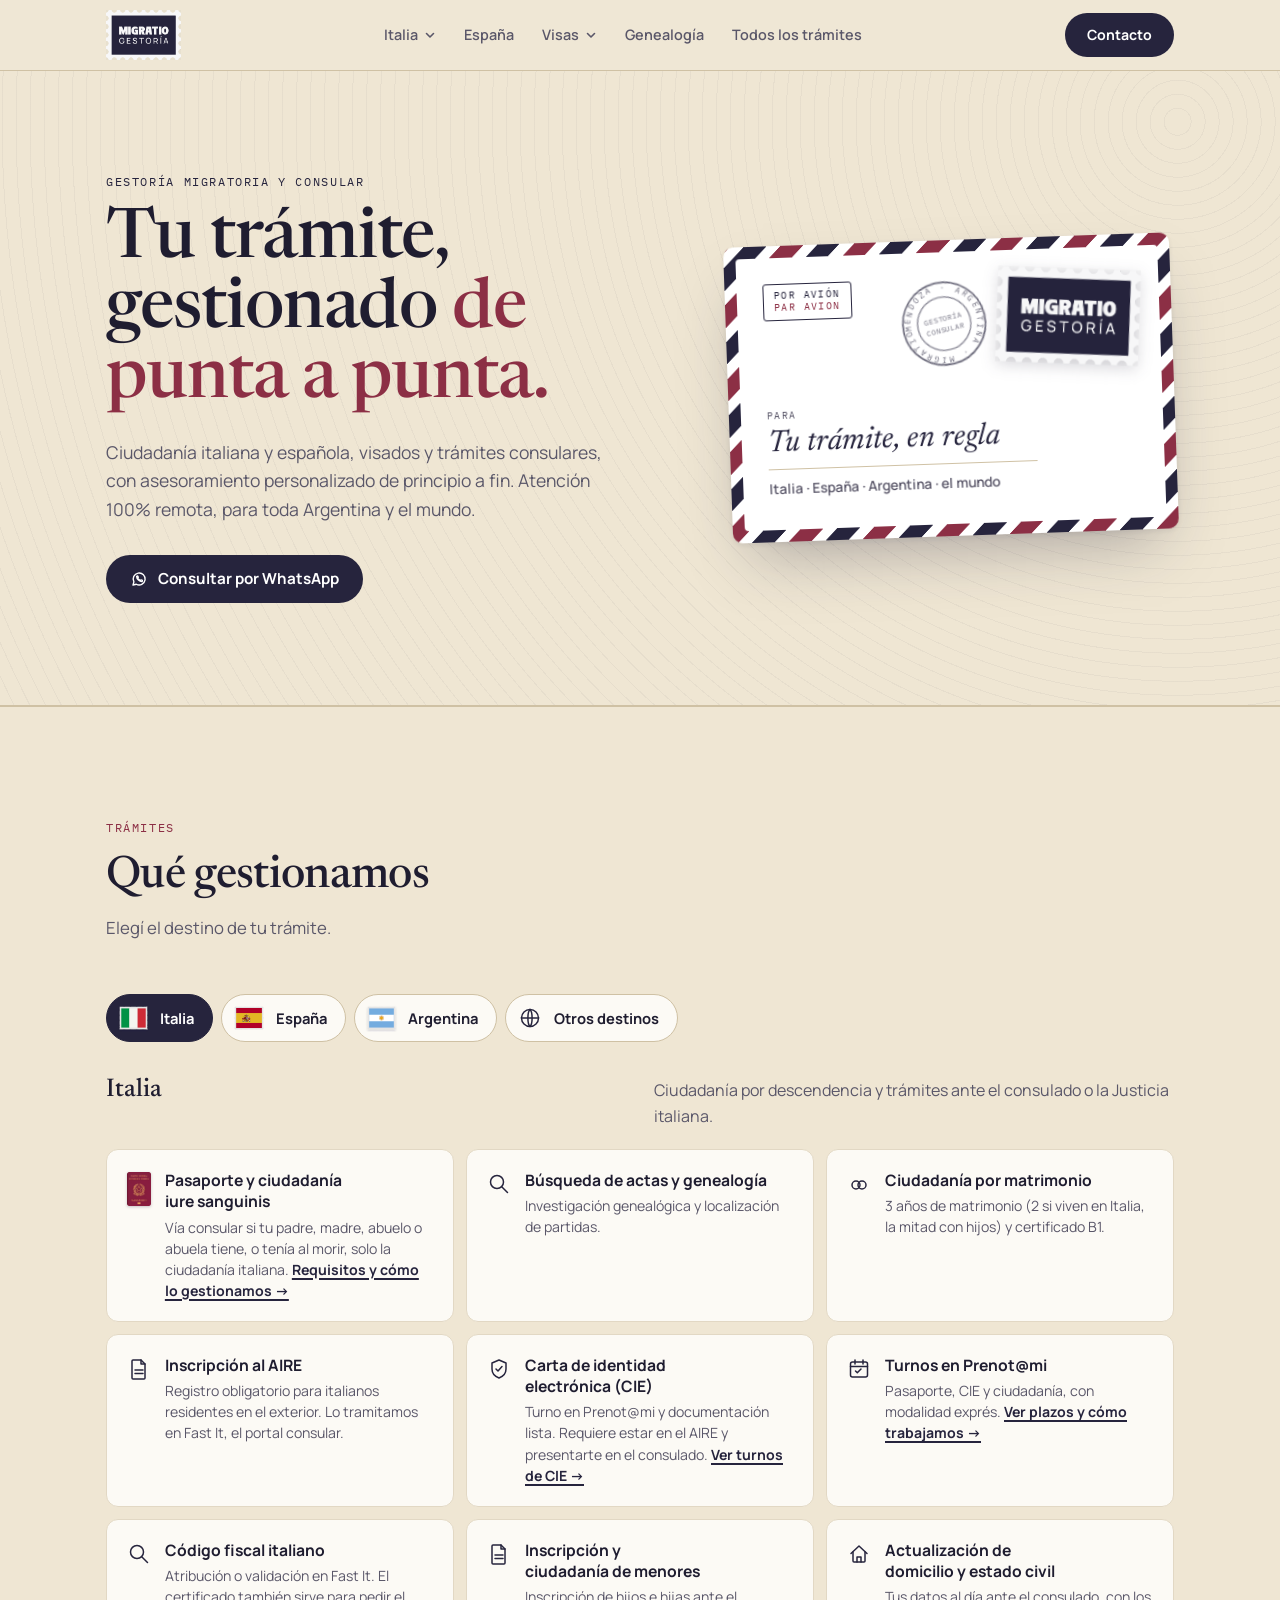
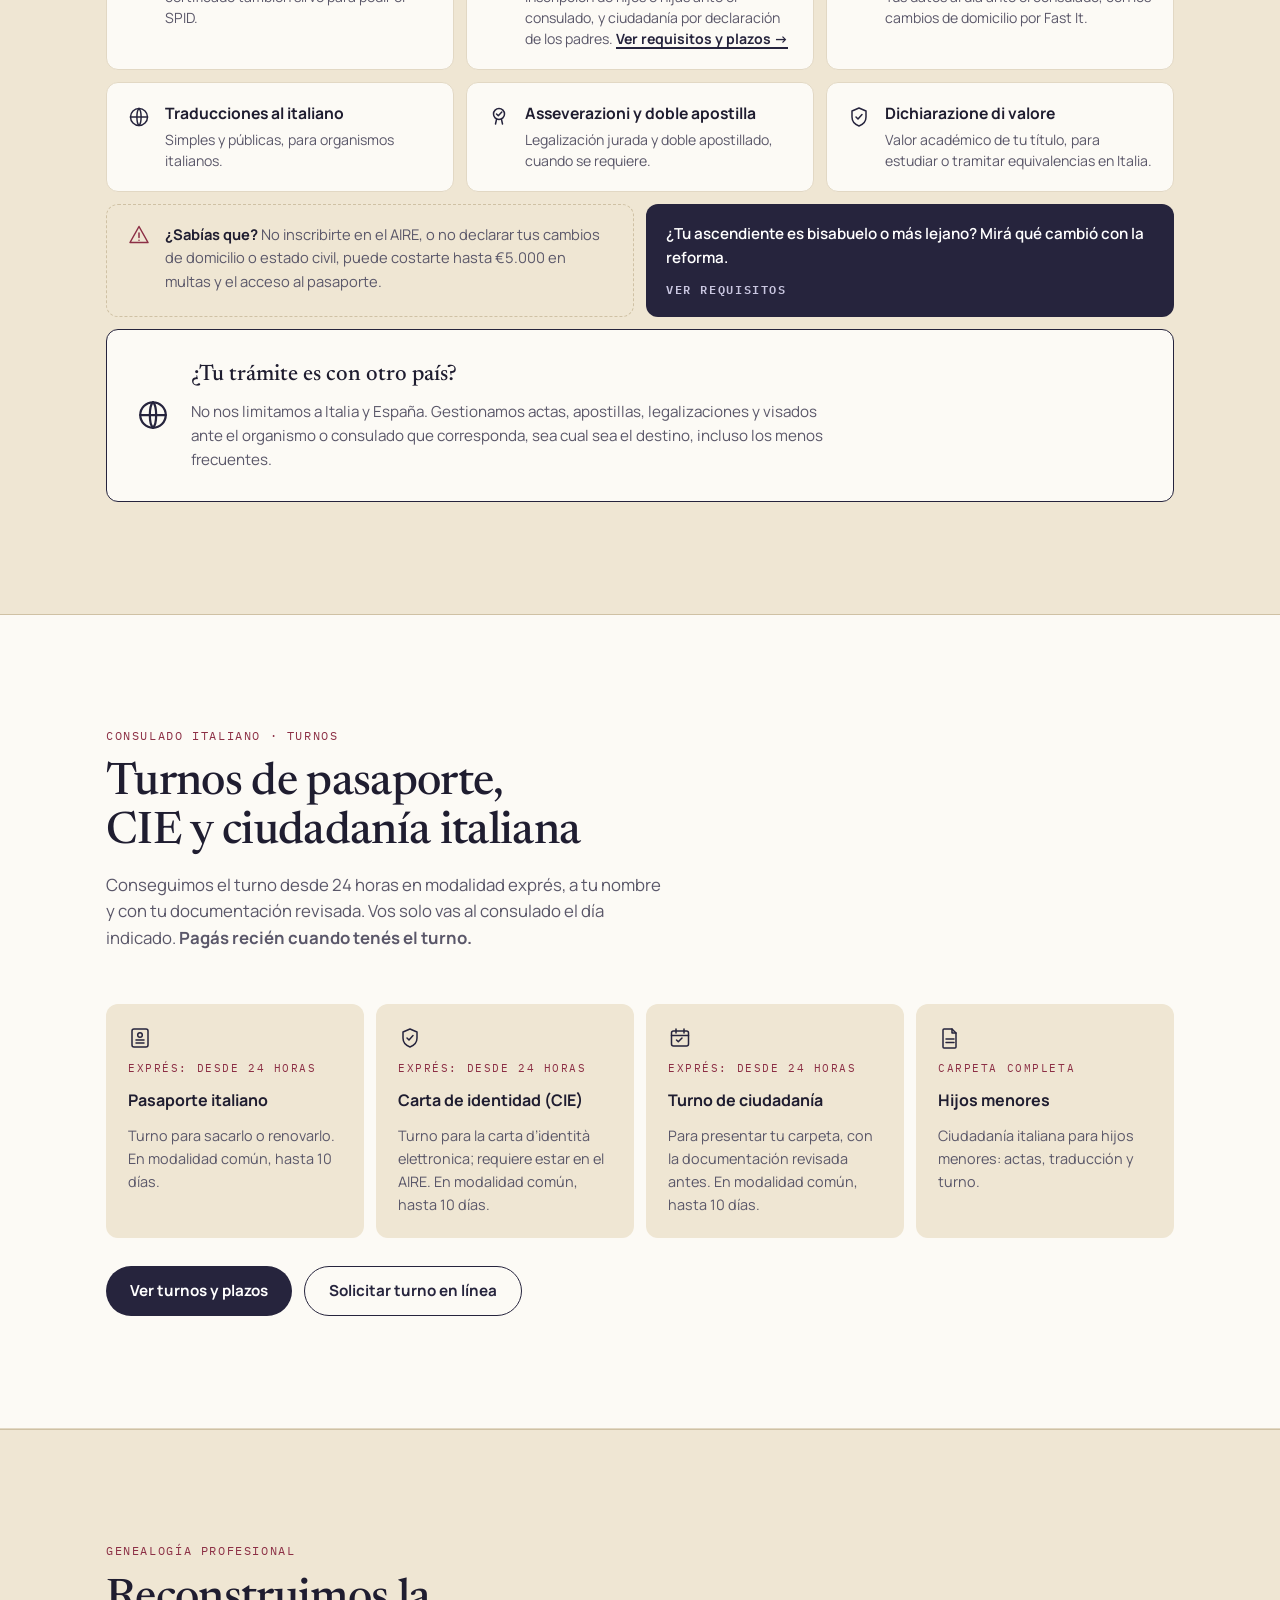
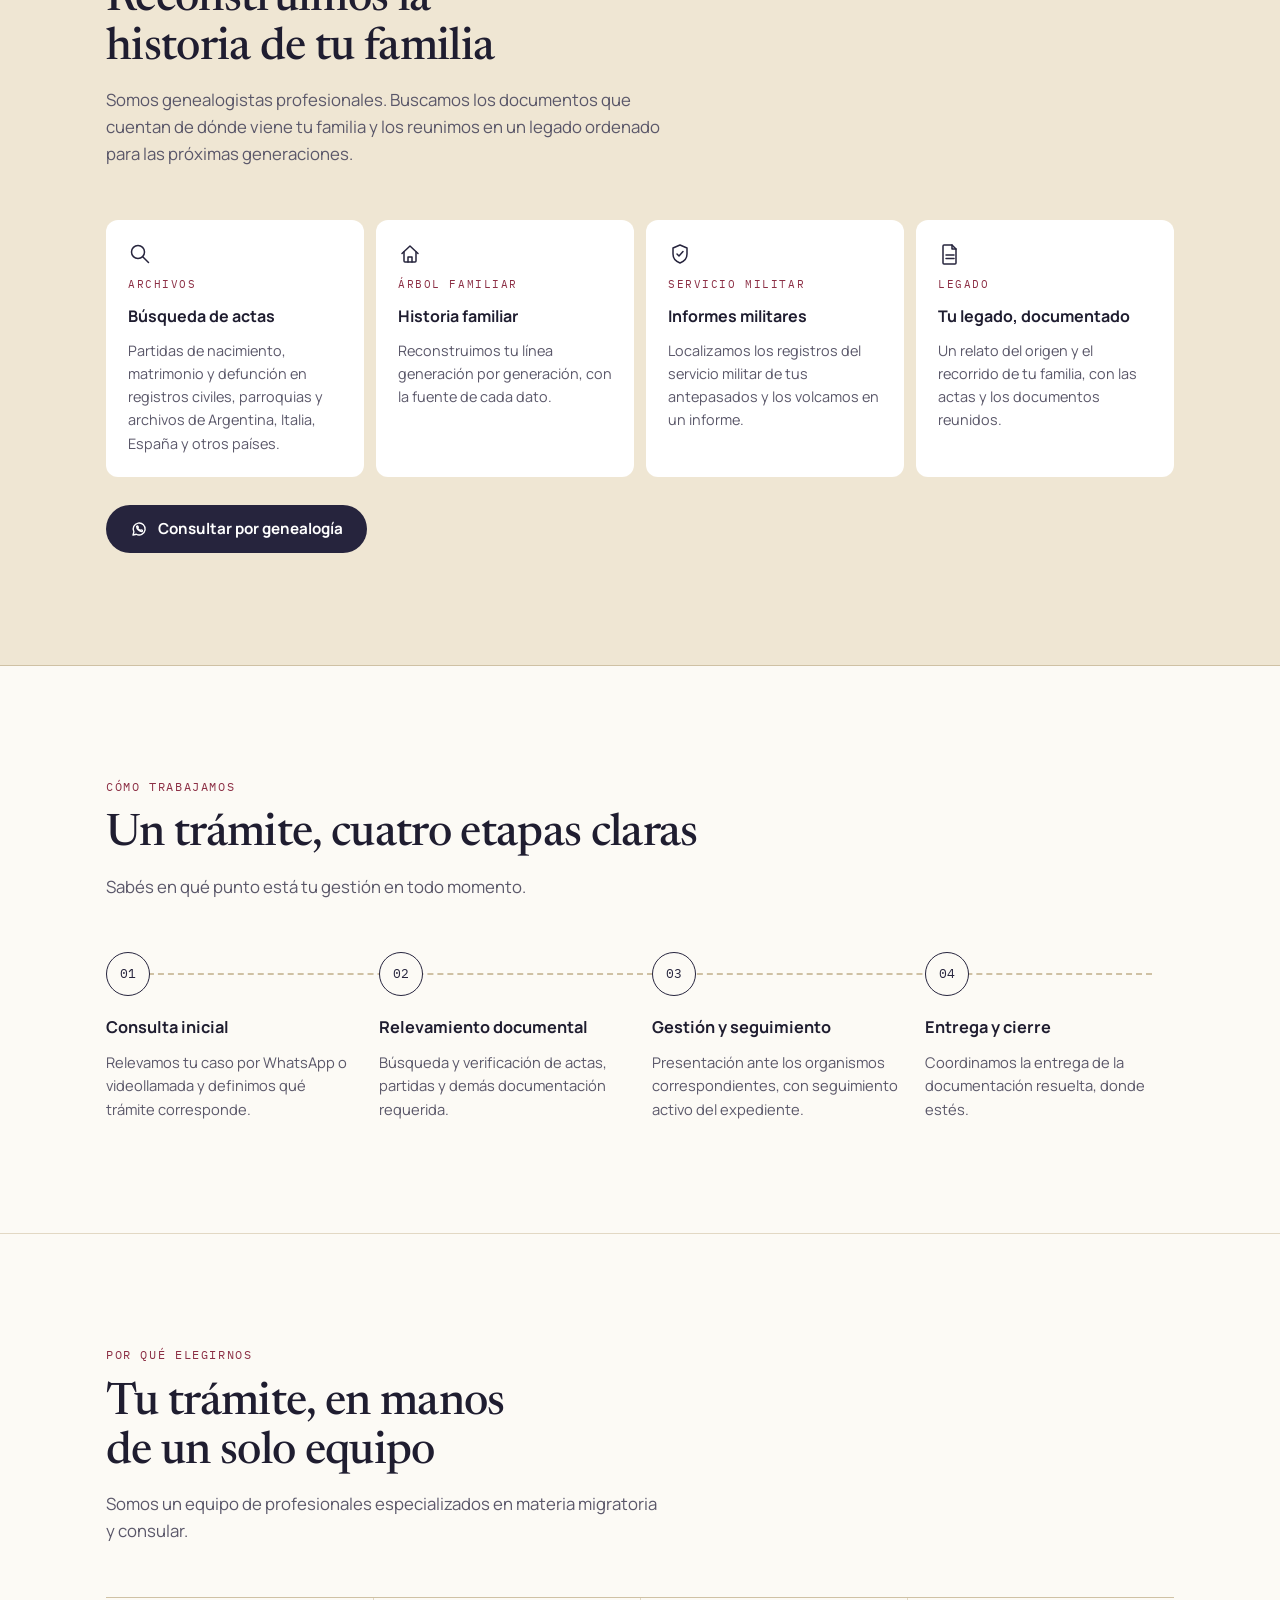
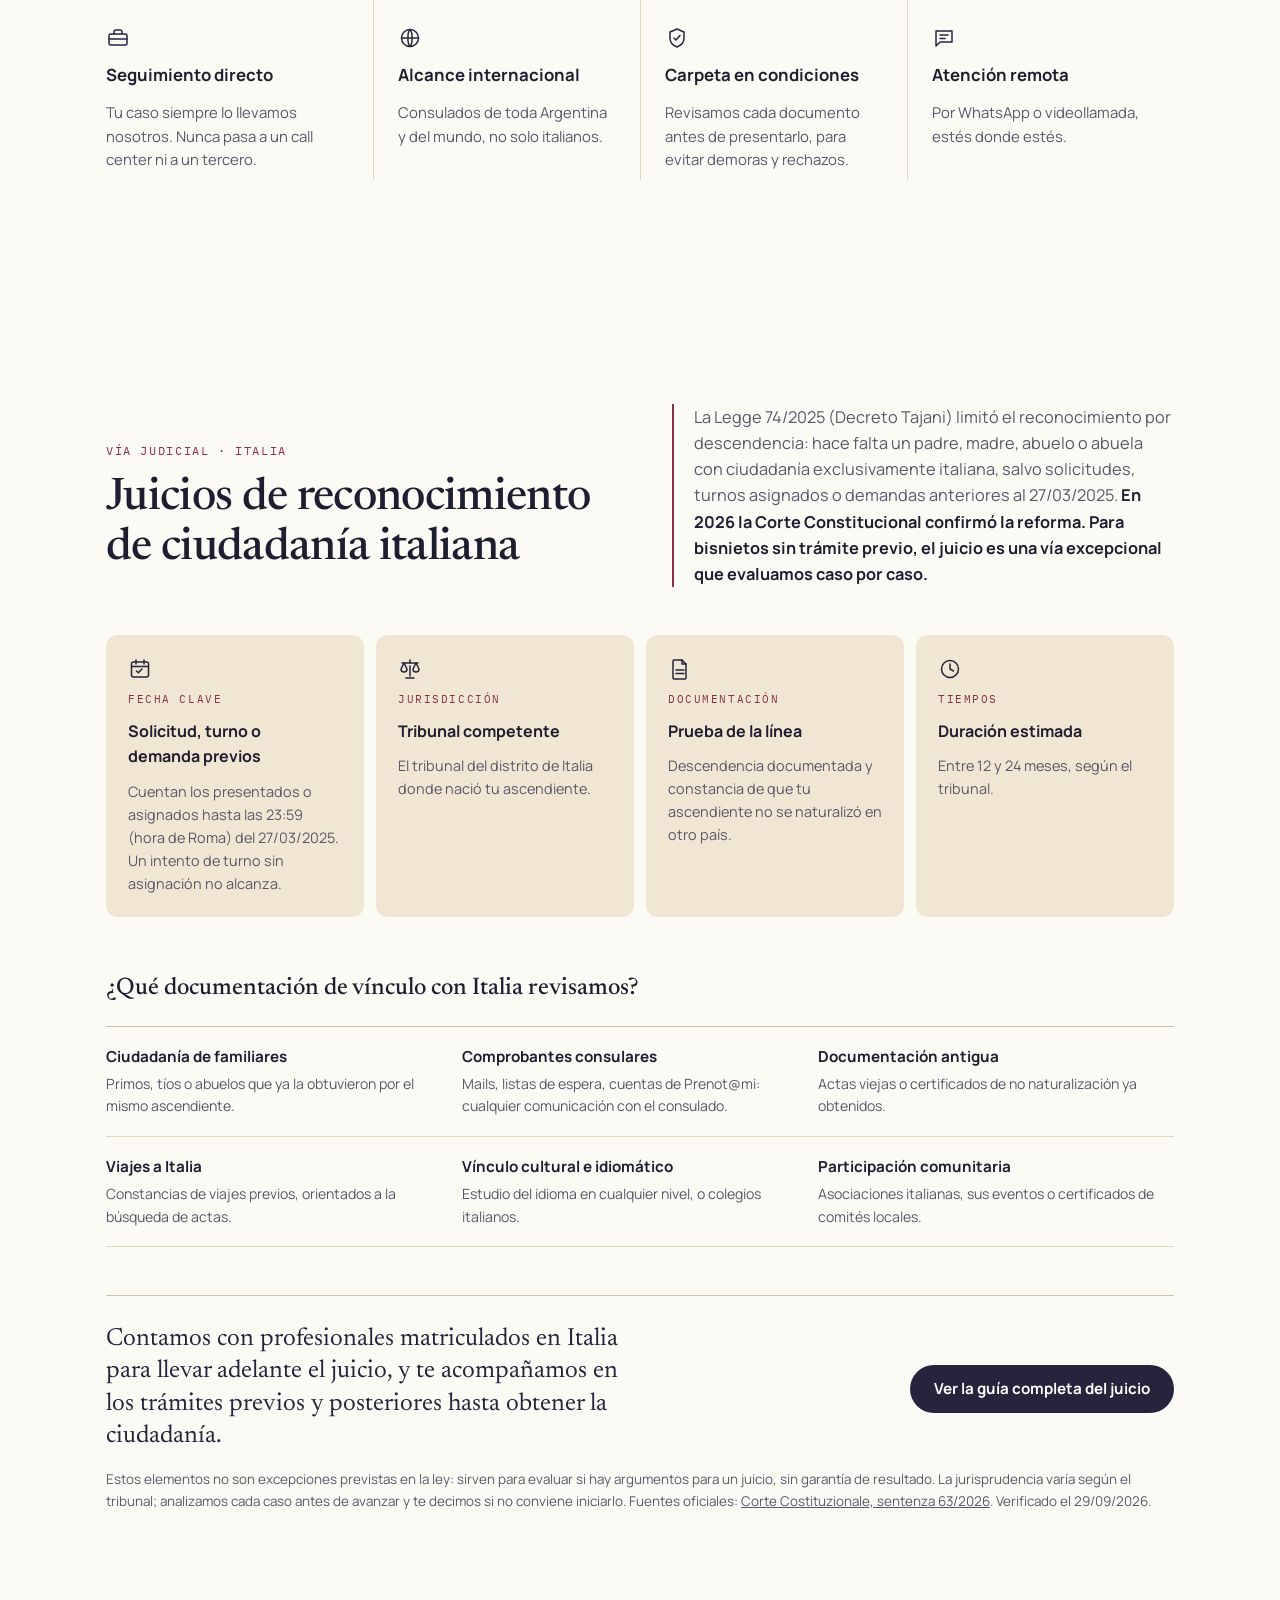
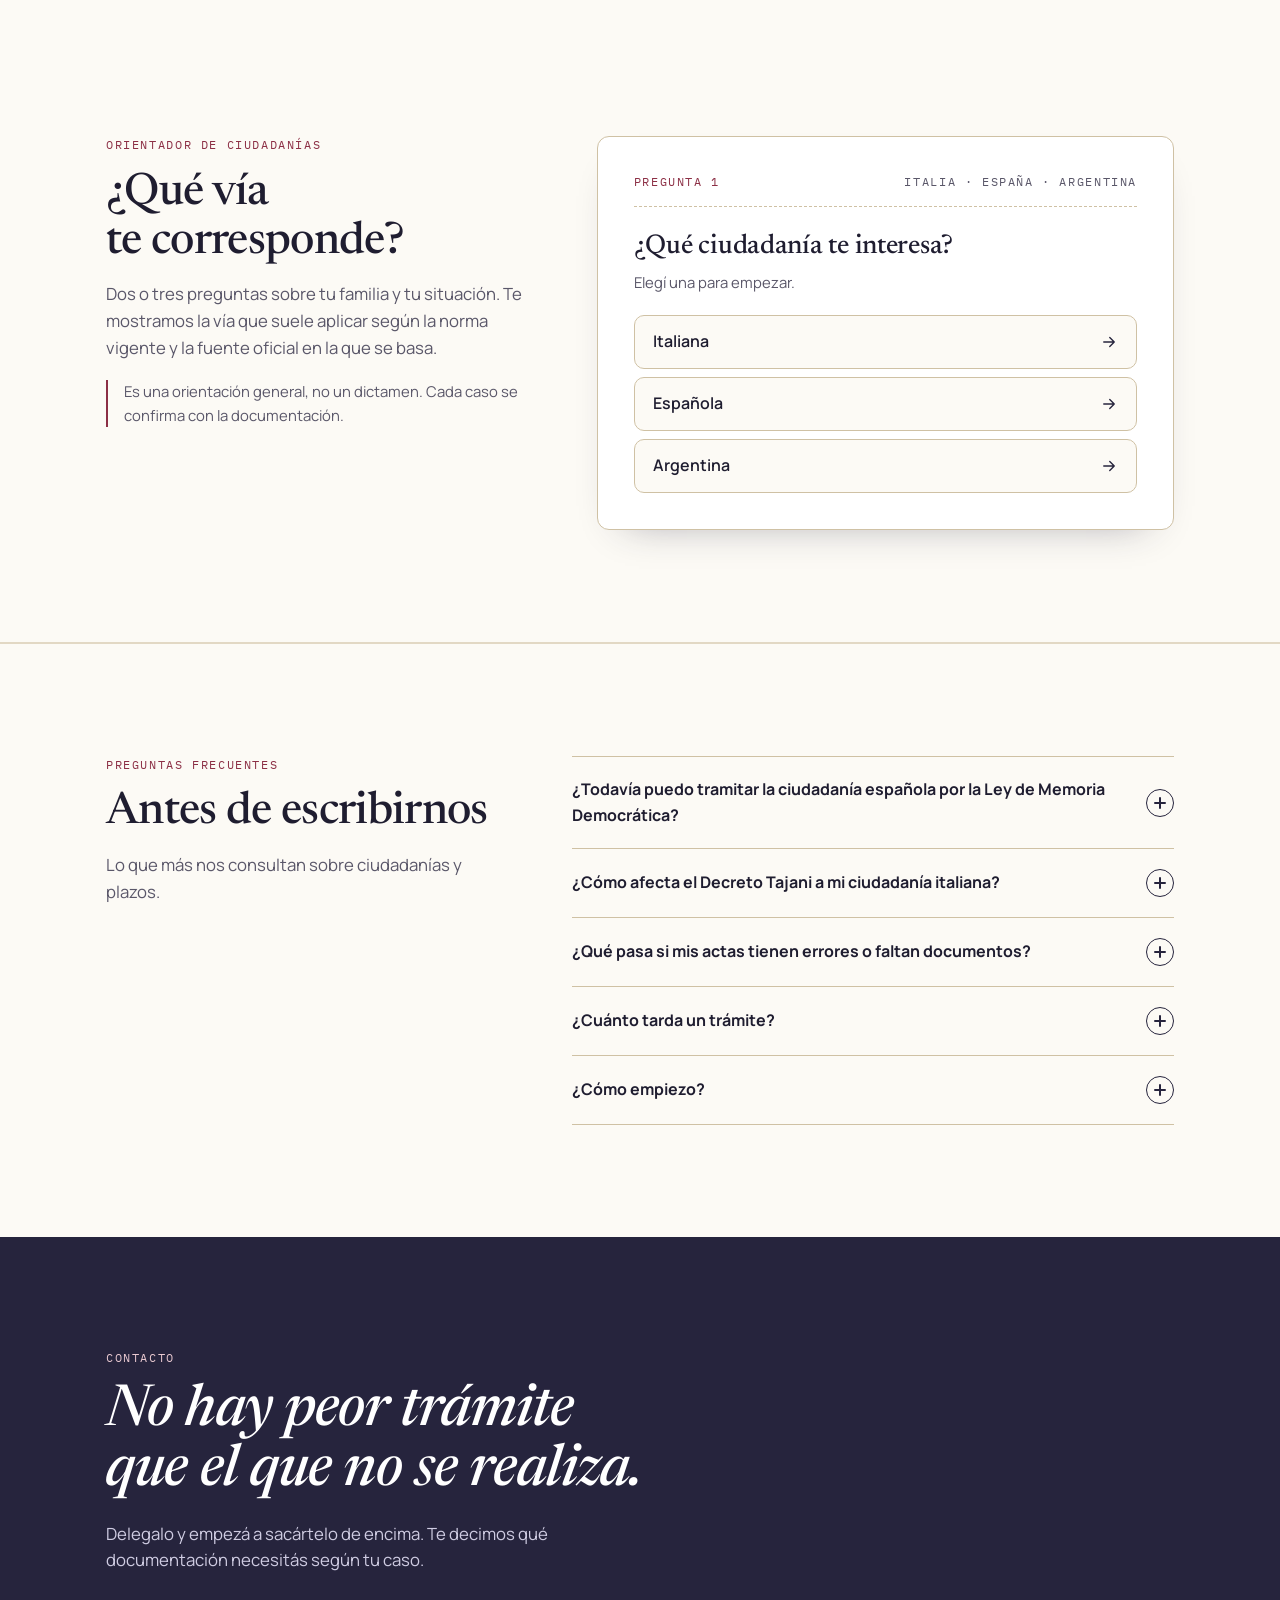
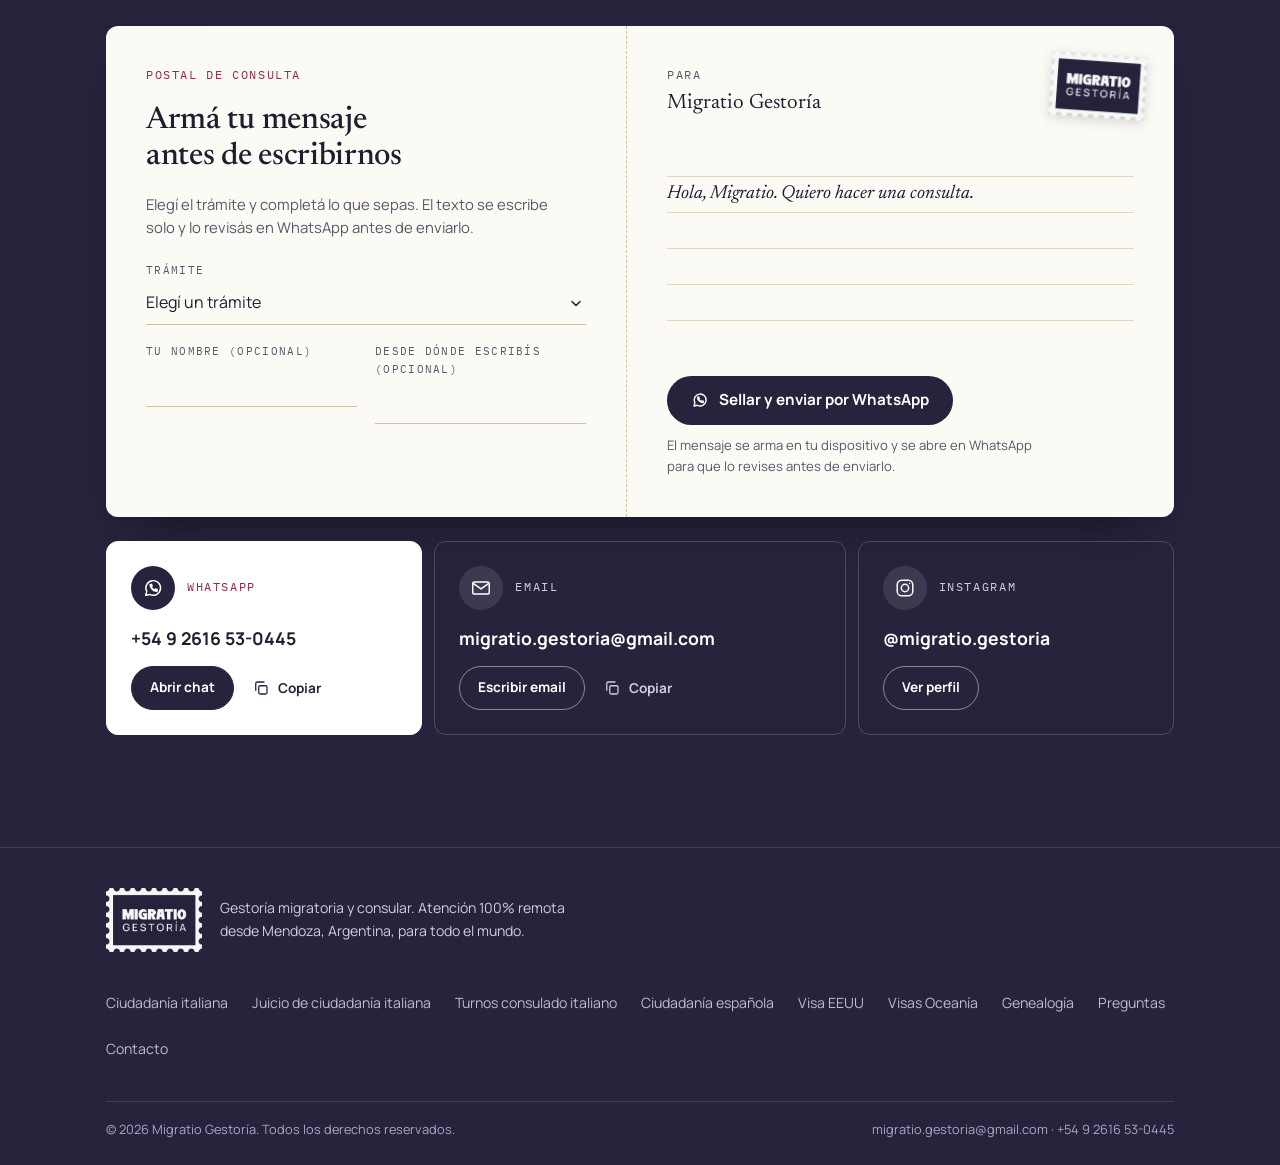
<file: index.html>
<!doctype html>
<html lang="es">
<head>
<meta charset="utf-8">
<meta name="viewport" content="width=device-width, initial-scale=1, viewport-fit=cover">
<meta name="format-detection" content="telephone=no">
<title>Migratio Gestoría · Ciudadanía italiana y española, trámites consulares</title>
<meta name="description" content="Gestoría migratoria y consular: ciudadanía italiana y española, juicios en Italia, visados y documentación de cualquier país. Atención 100% remota.">
<meta name="theme-color" content="#efe6d3">
<link rel="icon" href="favicon.ico?v=2" sizes="any">
<link rel="icon" type="image/png" sizes="32x32" href="favicon-32.png?v=2">
<link rel="icon" type="image/png" sizes="16x16" href="favicon-16.png?v=2">
<link rel="apple-touch-icon" href="apple-touch-icon.png?v=2">
<link rel="canonical" href="https://migratiogestoria.com/">
<meta property="og:type" content="website">
<meta property="og:locale" content="es_AR">
<meta property="og:site_name" content="Migratio Gestoría">
<meta property="og:title" content="Migratio Gestoría">
<meta property="og:description" content="Gestoría migratoria y consular: ciudadanía italiana y española, juicios en Italia, visados y documentación de cualquier país. Atención 100% remota.">
<meta property="og:url" content="https://migratiogestoria.com/">
<meta property="og:image" content="https://migratiogestoria.com/og-migratio.jpg">
<meta property="og:image:width" content="1200">
<meta property="og:image:height" content="630">
<meta name="twitter:card" content="summary_large_image">

<script type="application/ld+json">
{
  "@context": "https://schema.org",
  "@type": "ProfessionalService",
  "name": "Migratio Gestoría",
  "description": "Gestoría migratoria y consular: ciudadanía italiana y española, juicios en Italia, visados y documentación de cualquier país. Atención 100% remota.",
  "telephone": "+5492616530445",
  "email": "migratio.gestoria@gmail.com",
  "address": { "@type": "PostalAddress", "addressLocality": "Mendoza", "addressCountry": "AR" },
  "areaServed": "Worldwide",
  "availableLanguage": "es",
  "url": "https://migratiogestoria.com/",
  "image": "https://migratiogestoria.com/og-migratio.jpg",
  "sameAs": ["https://instagram.com/migratio.gestoria"]
}
</script>
<link rel="preconnect" href="https://fonts.googleapis.com">
<link rel="preconnect" href="https://fonts.gstatic.com" crossorigin>
<link href="https://fonts.googleapis.com/css2?family=Newsreader:ital,opsz,wght@0,6..72,400;0,6..72,500;1,6..72,400;1,6..72,500&family=Manrope:wght@400;500;600;700;800&family=IBM+Plex+Mono:wght@500&display=swap" rel="stylesheet">

<style>
  :root {
    color-scheme: light;
    --navy: #26243d;
    --navy-soft: #3a3860;
    --burgundy: #8c2f45;
    --teal: #295a63;
    --sand: #efe6d3;
    --sand-deep: #e5d8bd;
    --paper: #fcfaf5;
    --white: #ffffff;
    --ink: #1f1d30;
    --ink-soft: #5a5769;
    --line: #e2d8c4;
    --line-strong: #cfc1a4;

    --f-display: 'Newsreader', 'Iowan Old Style', Georgia, serif;
    --f-body: 'Manrope', 'Segoe UI', system-ui, sans-serif;
    --f-mono: 'IBM Plex Mono', ui-monospace, 'SFMono-Regular', Menlo, monospace;

    --gutter: clamp(18px, 5vw, 56px);
    --radius: 12px;
  }

  * { box-sizing: border-box; }
  html { scroll-behavior: smooth; }
  @media (prefers-reduced-motion: reduce) { html { scroll-behavior: auto; } }

  body {
    margin: 0;
    background: var(--paper);
    color: var(--ink);
    font-family: var(--f-body);
    font-size: 16px;
    line-height: 1.6;
    -webkit-font-smoothing: antialiased;
  }
  img { max-width: 100%; display: block; }
  a { color: inherit; }
  :focus-visible { outline: 3px solid var(--navy); outline-offset: 3px; border-radius: 4px; }

  h1, h2, h3 { margin: 0; text-wrap: balance; color: var(--ink); }
  h1, h2 { font-family: var(--f-display); font-weight: 500; letter-spacing: -0.015em; }
  h3 { font-family: var(--f-body); font-weight: 700; }
  p { margin: 0; }

  .wrap { max-width: 1180px; margin: 0 auto; padding-inline: var(--gutter); }

  .mono {
    font-family: var(--f-mono);
    font-size: .72rem;
    letter-spacing: .14em;
    text-transform: uppercase;
  }
  .kicker { color: var(--burgundy); margin-bottom: 14px; display: block; }

  .btn {
    display: inline-flex;
    align-items: center;
    justify-content: center;
    gap: 10px;
    min-height: 48px;
    padding: 12px 24px;
    border-radius: 999px;
    font-weight: 700;
    font-size: .95rem;
    text-decoration: none;
    cursor: pointer;
    transition: background-color .2s ease, color .2s ease, border-color .2s ease, transform .2s ease;
  }
  .btn-primary { background: var(--navy); color: var(--white); }
  .btn-primary:hover { background: var(--navy-soft); }
  .btn-outline { border: 1.5px solid var(--navy); color: var(--navy); background: transparent; }
  .btn-outline:hover { background: var(--navy); color: var(--white); }
  .btn svg { width: 18px; height: 18px; stroke: currentColor; fill: none; stroke-width: 1.8; stroke-linecap: round; stroke-linejoin: round; }

  .ico { width: 24px; height: 24px; stroke: var(--navy); fill: none; stroke-width: 1.5; stroke-linecap: round; stroke-linejoin: round; flex-shrink: 0; }

  /* ---------- header ---------- */
  header.site {
    position: sticky;
    top: env(safe-area-inset-top, 0px);
    z-index: 50;
    background: rgba(239, 230, 211, .94);
    backdrop-filter: blur(8px);
    -webkit-backdrop-filter: blur(8px);
    border-bottom: 1px solid var(--line-strong);
  }
  .nav-row { display: flex; align-items: center; justify-content: space-between; gap: 20px; padding-block: 10px; }
  .brand { display: block; flex-shrink: 0; }
  .brand img { height: 50px; width: auto; }
  nav.links { display: flex; gap: 28px; font-size: .9rem; font-weight: 600; color: var(--ink-soft); }
  nav.links a { text-decoration: none; padding-block: 8px; transition: color .2s ease; }
  nav.links a:hover { color: var(--navy); }
  .nav-cta { min-height: 44px; padding: 10px 22px; font-size: .88rem; }
  .nav-actions { display: flex; align-items: center; gap: 8px; }
  .menu-btn {
    display: none;
    width: 44px; height: 44px;
    border-radius: 50%;
    border: 1.5px solid var(--navy);
    background: transparent;
    cursor: pointer;
    place-items: center;
    padding: 0;
  }
  .menu-btn svg { width: 20px; height: 20px; stroke: var(--navy); stroke-width: 1.8; fill: none; stroke-linecap: round; }
  .menu-btn[aria-expanded="true"] { background: var(--navy); }
  .menu-btn[aria-expanded="true"] svg { stroke: var(--white); }
  .dd { position: relative; }
  .dd-btn { display: inline-flex; align-items: center; gap: 6px; padding: 8px 0; border: 0; background: none; font: inherit; color: inherit; cursor: pointer; white-space: nowrap; }
  .dd-btn:hover, .dd-btn[aria-expanded="true"], nav.links a[aria-current], .dd.cur > .dd-btn { color: var(--navy); }
  nav.links > a[aria-current], .dd.cur > .dd-btn { box-shadow: inset 0 -2px 0 var(--burgundy); }
  .dd-chev { width: 12px; height: 12px; fill: none; stroke: currentColor; stroke-width: 1.6; stroke-linecap: round; stroke-linejoin: round; transition: transform .2s ease; }
  .dd-btn[aria-expanded="true"] .dd-chev { transform: rotate(180deg); }
  .dd-menu { display: none; position: absolute; top: 100%; left: -18px; min-width: 300px; padding: 8px; background: var(--white); border: 1px solid var(--line-strong); border-radius: 12px; box-shadow: 0 14px 36px rgba(38, 36, 61, .16); z-index: 60; }
  .dd-menu::before { content: ""; position: absolute; left: 0; right: 0; top: -10px; height: 10px; }
  .dd-menu a { display: grid; gap: 2px; padding: 10px 12px; border-radius: 8px; white-space: nowrap; }
  .dd-menu a b { font-weight: 700; color: var(--ink); }
  .dd-menu a span { font-size: .8rem; font-weight: 500; color: var(--ink-soft); }
  .dd-menu a:hover, .dd-menu a[aria-current] { background: var(--sand); }
  .dd-menu a:hover b, .dd-menu a[aria-current] b { color: var(--navy); }
  .dd-btn[aria-expanded="true"] + .dd-menu { display: block; }
  @media (hover: hover) and (pointer: fine) { .dd:hover .dd-menu { display: block; } }
  .mnav-h { display: block; padding: 16px 0 4px; font-size: .72rem; letter-spacing: .08em; text-transform: uppercase; color: var(--ink-soft); }
  .mnav a.sub { padding-left: 14px; }
  .mnav a[aria-current] { color: var(--burgundy); }
  .mnav { border-top: 1px solid var(--line-strong); }
  .mnav .wrap { display: flex; flex-direction: column; padding-block: 8px 16px; }
  .mnav a { text-decoration: none; font-weight: 600; padding: 12px 0; min-height: 44px; border-bottom: 1px solid var(--line); }
  .mnav a:last-child { border-bottom: none; }
  @media (max-width: 1080px) {
    nav.links { display: none; }
    .menu-btn { display: grid; }
  }
  @media (min-width: 1081px) { .mnav { display: none !important; } }

  .skip {
    position: absolute;
    left: 16px;
    top: -60px;
    z-index: 100;
    background: var(--navy);
    color: var(--white);
    padding: 10px 16px;
    border-radius: 8px;
    font-weight: 700;
    text-decoration: none;
  }
  .skip:focus { top: 12px; }

  section[id], .panel { scroll-margin-top: 84px; }

  /* ---------- hero ---------- */
  .hero {
    background-color: var(--sand);
    background-image: repeating-radial-gradient(circle at 92% 8%, transparent 0 13px, rgba(38, 36, 61, .045) 13px 14px);
    border-bottom: 1px solid var(--line-strong);
  }
  .hero .wrap {
    display: grid;
    grid-template-columns: 1.1fr .9fr;
    gap: clamp(36px, 6vw, 80px);
    align-items: center;
    padding-block: clamp(48px, 8vw, 104px);
  }
  @media (max-width: 900px) { .hero .wrap { grid-template-columns: 1fr; } }
  .hero .kicker { color: var(--navy); }
  .hero h1 { font-size: clamp(2.5rem, 5.6vw, 4.3rem); line-height: 1.02; margin-bottom: 22px; }
  .hero h1 em { font-style: normal; color: var(--burgundy); }
  .hero .lead { font-size: 1.1rem; color: var(--ink-soft); max-width: 46ch; margin-bottom: 32px; }
  .hero-ctas { display: flex; flex-wrap: wrap; gap: 12px; }

  /* airmail envelope */
  .envelope {
    position: relative;
    padding: 12px;
    border-radius: 10px;
    background: repeating-linear-gradient(-45deg,
      var(--burgundy) 0 16px, var(--white) 16px 26px,
      var(--navy) 26px 42px, var(--white) 42px 52px);
    box-shadow: 0 30px 60px -20px rgba(38, 36, 61, .35), 0 2px 6px rgba(38, 36, 61, .08);
    transform: rotate(-2deg);
    max-width: 520px;
    width: 100%;
    justify-self: center;
  }
  .env-inner {
    position: relative;
    background: var(--white);
    border-radius: 4px;
    aspect-ratio: 1.55 / 1;
    padding: clamp(16px, 3vw, 26px);
    overflow: hidden;
  }
  .par-avion {
    position: absolute;
    top: clamp(16px, 3vw, 26px);
    left: clamp(16px, 3vw, 26px);
    border: 1.5px solid var(--navy);
    color: var(--navy);
    padding: 5px 10px;
    border-radius: 3px;
    line-height: 1.25;
    font-size: .62rem;
  }
  .par-avion span { display: block; color: var(--burgundy); }
  .env-stamp {
    position: absolute;
    top: clamp(12px, 2.4vw, 20px);
    right: clamp(12px, 2.4vw, 20px);
    width: 34%;
    transform: rotate(4deg);
    filter: drop-shadow(0 4px 8px rgba(38, 36, 61, .2));
    z-index: 1;
  }
  .postmark {
    position: absolute;
    top: 9%;
    right: 40%;
    width: 22%;
    opacity: .7;
    transform: rotate(-12deg);
    pointer-events: none;
  }
  .env-address {
    position: absolute;
    left: clamp(16px, 3vw, 26px);
    right: 30%;
    bottom: clamp(16px, 3.4vw, 30px);
    display: flex;
    flex-direction: column;
    gap: 4px;
  }
  .env-address .mono { color: var(--ink-soft); font-size: .6rem; }
  .env-to { font-family: var(--f-display); font-style: italic; font-size: clamp(1.3rem, 2.8vw, 1.9rem); line-height: 1.1; color: var(--navy); }
  .env-rule { height: 1px; background: var(--line-strong); margin-block: 4px; }
  .env-line { font-size: clamp(.72rem, 1.4vw, .86rem); color: var(--ink-soft); font-weight: 600; }


  /* ---------- section shell ---------- */
  section.block { padding-block: clamp(64px, 9vw, 112px); }
  .head { max-width: 640px; margin-bottom: clamp(32px, 5vw, 52px); }
  .head h2 { font-size: clamp(2rem, 3.8vw, 2.8rem); line-height: 1.1; margin-bottom: 14px; }
  .head p { color: var(--ink-soft); font-size: 1.05rem; max-width: 56ch; }

  /* ---------- por qué ---------- */
  .why-grid { display: grid; grid-template-columns: repeat(4, 1fr); gap: 0; border-top: 1px solid var(--line-strong); }
  .why { padding: 28px 24px 8px 0; display: flex; flex-direction: column; gap: 12px; }
  .why + .why { padding-left: 24px; border-left: 1px solid var(--line); }
  .why h3 { font-size: 1.05rem; }
  .why p { color: var(--ink-soft); font-size: .93rem; }
  @media (max-width: 900px) {
    .why-grid { grid-template-columns: 1fr 1fr; }
    .why, .why + .why { padding: 24px 16px 20px 0; border-left: none; }
    .why:nth-child(even) { padding-left: 16px; border-left: 1px solid var(--line); }
    .why:nth-child(n+3) { border-top: 1px solid var(--line); }
  }
  @media (max-width: 520px) {
    .why-grid { grid-template-columns: 1fr; }
    .why:nth-child(even) { padding-left: 0; border-left: none; }
    .why:nth-child(n+2) { border-top: 1px solid var(--line); }
  }

  /* ---------- trámites (tabs) ---------- */
  .tramites { background: var(--sand); border-block: 1px solid var(--line-strong); }
  .tablist {
    display: flex;
    gap: 8px;
    flex-wrap: wrap;
    margin-bottom: 28px;
  }
  .tab {
    display: inline-flex;
    align-items: center;
    gap: 10px;
    min-height: 48px;
    padding: 8px 18px 8px 10px;
    border-radius: 999px;
    border: 1.5px solid var(--line-strong);
    background: var(--paper);
    color: var(--ink);
    font-family: var(--f-body);
    font-weight: 700;
    font-size: .92rem;
    cursor: pointer;
    transition: background-color .2s ease, border-color .2s ease, color .2s ease;
  }
  @media (max-width: 560px) {
    .tablist { display: grid; grid-template-columns: 1fr 1fr; gap: 8px; }
    .tab { justify-content: flex-start; text-align: left; padding-right: 12px; font-size: .88rem; line-height: 1.2; }
    .tab .count { display: none; }
    .tab { flex-shrink: 0; }
  }
  .tab img { height: 28px; width: auto; }
  .gen-grid .req { background: var(--white); }
  .svc .mini-pass { grid-row: span 2; margin-top: 2px; height: 34px; width: auto; border-radius: 2px; box-shadow: 0 1px 3px rgba(38, 36, 61, .25); }
  .tab .globe { width: 28px; height: 28px; display: grid; place-items: center; }
  .tab .count { font-family: var(--f-mono); font-size: .7rem; color: var(--ink-soft); font-weight: 500; }
  .tab:hover { border-color: var(--navy); }
  .tab[aria-selected="true"] { background: var(--navy); border-color: var(--navy); color: var(--white); }
  .tab[aria-selected="true"] .count { color: #c9c6e0; }
  .tab[aria-selected="true"] .globe .ico { stroke: var(--white); }

  .panel-intro { display: flex; justify-content: space-between; align-items: baseline; gap: 16px; flex-wrap: wrap; margin-bottom: 20px; }
  .panel-intro h3 { font-family: var(--f-display); font-weight: 500; font-size: 1.6rem; }
  .panel-intro p { color: var(--ink-soft); max-width: 52ch; }

  .svc-grid { display: grid; grid-template-columns: repeat(3, 1fr); gap: 12px; }
  @media (max-width: 900px) { .svc-grid { grid-template-columns: 1fr 1fr; } }
  @media (max-width: 560px) { .svc-grid { grid-template-columns: 1fr; } }
  .svc {
    background: var(--paper);
    border: 1px solid var(--line);
    border-radius: var(--radius);
    padding: 20px;
    display: grid;
    grid-template-columns: auto 1fr;
    gap: 4px 14px;
    align-content: start;
  }
  .svc .ico, .svc .mini-flag { grid-row: span 2; margin-top: 2px; }
  .svc .mini-flag { height: 24px; width: auto; }
  .svc h4 { margin: 0; font-family: var(--f-body); font-weight: 700; font-size: .98rem; line-height: 1.35; color: var(--ink); text-wrap: balance; }
  .svc p { grid-column: 2; color: var(--ink-soft); font-size: .88rem; line-height: 1.5; }

  .panel-foot { display: grid; grid-template-columns: 1fr 1fr; gap: 12px; margin-top: 12px; }
  @media (max-width: 760px) { .panel-foot { grid-template-columns: 1fr; } }
  .note {
    border: 1px dashed var(--line-strong);
    border-radius: var(--radius);
    padding: 18px 20px;
    font-size: .92rem;
    color: var(--ink-soft);
    display: flex;
    gap: 14px;
    align-items: flex-start;
  }
  .note b { color: var(--ink); }
  .note .ico { stroke: var(--burgundy); }
  a.jump {
    border-radius: var(--radius);
    padding: 18px 20px;
    background: var(--navy);
    color: var(--white);
    text-decoration: none;
    display: flex;
    justify-content: space-between;
    align-items: center;
    flex-wrap: wrap;
    gap: 10px 16px;
    font-weight: 600;
    font-size: .95rem;
    transition: background-color .2s ease;
  }
  a.jump:hover { background: var(--navy-soft); }
  a.jump .mono { color: #c9c6e0; white-space: nowrap; }

  .anywhere {
    margin-top: 12px;
    border-radius: var(--radius);
    background: var(--paper);
    border: 1.5px solid var(--navy);
    padding: clamp(20px, 3vw, 28px);
    display: grid;
    grid-template-columns: auto 1fr;
    gap: 20px;
    align-items: center;
  }
  .anywhere .ico { width: 36px; height: 36px; }
  .anywhere h3 { margin: 0 0 6px; font-family: var(--f-display); font-weight: 500; font-size: 1.4rem; }
  .anywhere p { color: var(--ink-soft); font-size: .95rem; max-width: 72ch; }
  @media (max-width: 560px) { .anywhere { grid-template-columns: 1fr; } }

  /* ---------- juicios ---------- */
  .juicios .top { display: grid; grid-template-columns: 1fr 1fr; gap: clamp(28px, 5vw, 64px); align-items: end; margin-bottom: clamp(32px, 5vw, 48px); }
  .juicios .top .head { margin-bottom: 0; }
  .juicios .aside { color: var(--ink-soft); font-size: 1.02rem; border-left: 2px solid var(--burgundy); padding-left: 20px; }
  .juicios .aside b { color: var(--ink); }
  @media (max-width: 900px) { .juicios .top { grid-template-columns: 1fr; } }

  .req-grid { display: grid; grid-template-columns: repeat(4, 1fr); gap: 12px; }
  @media (max-width: 900px) { .req-grid { grid-template-columns: 1fr 1fr; } }
  @media (max-width: 520px) { .req-grid { grid-template-columns: 1fr; } }
  .req { background: var(--sand); border-radius: var(--radius); padding: 22px; display: flex; flex-direction: column; gap: 10px; }
  .req .mono { color: var(--burgundy); font-size: .7rem; }
  .req h3 { font-size: 1rem; }
  .req p { color: var(--ink-soft); font-size: .9rem; }

  .proofs { margin-top: clamp(36px, 5vw, 52px); }
  .proofs h3 { font-family: var(--f-display); font-weight: 500; font-size: 1.5rem; margin-bottom: 18px; }
  .proof-grid { display: grid; grid-template-columns: repeat(3, 1fr); border-top: 1px solid var(--line-strong); }
  @media (max-width: 900px) { .proof-grid { grid-template-columns: 1fr 1fr; } }
  @media (max-width: 560px) { .proof-grid { grid-template-columns: 1fr; } }
  .proof { padding: 18px 20px 18px 0; border-bottom: 1px solid var(--line); display: flex; flex-direction: column; gap: 4px; }
  .proof b { font-size: .95rem; }
  .proof span { color: var(--ink-soft); font-size: .88rem; }

  .juicios-cta {
    margin-top: clamp(32px, 5vw, 48px);
    display: flex;
    justify-content: space-between;
    align-items: center;
    gap: 24px;
    flex-wrap: wrap;
    padding-top: 28px;
    border-top: 1px solid var(--line-strong);
  }
  .juicios-cta p { font-family: var(--f-display); font-size: clamp(1.25rem, 2.2vw, 1.55rem); line-height: 1.3; max-width: 38ch; color: var(--navy); }
  .fine { margin-top: 16px; font-size: .84rem; color: var(--ink-soft); }


  /* ---------- proceso ---------- */
  .steps { display: grid; grid-template-columns: repeat(4, 1fr); gap: 24px; position: relative; list-style: none; margin: 0; padding: 0; }
  .steps::before {
    content: "";
    position: absolute;
    top: 21px;
    left: 22px;
    right: 22px;
    border-top: 2px dashed var(--line-strong);
  }
  .step { position: relative; display: flex; flex-direction: column; gap: 10px; }
  .step .num {
    width: 44px; height: 44px;
    border-radius: 50%;
    background: var(--paper);
    border: 1.5px solid var(--navy);
    color: var(--navy);
    display: grid; place-items: center;
    font-family: var(--f-mono);
    font-size: .8rem;
    margin-bottom: 8px;
    position: relative;
  }
  .step h3 { font-size: 1.02rem; }
  .step p { color: var(--ink-soft); font-size: .92rem; }
  @media (max-width: 900px) {
    .steps { grid-template-columns: 1fr; gap: 26px; }
    .steps::before { top: 22px; bottom: 22px; left: 21px; right: auto; border-top: none; border-left: 2px dashed var(--line-strong); }
    .step { padding-left: 64px; }
    .step .num { position: absolute; left: 0; top: 0; margin: 0; }
  }

  a.more { color: var(--navy); font-weight: 700; text-decoration: underline; text-underline-offset: 3px; text-decoration-thickness: 1.5px; }
  a.more:hover { color: var(--burgundy); }
  .guide-link { margin-top: 14px; }
  /* ---------- faq ---------- */
  .faq { border-top: 1px solid var(--line); }
  .faq .wrap { display: grid; grid-template-columns: .8fr 1.2fr; gap: clamp(28px, 5vw, 72px); }
  @media (max-width: 900px) { .faq .wrap { grid-template-columns: 1fr; } }
  .faq-list { border-top: 1px solid var(--line-strong); }
  .faq-list details { border-bottom: 1px solid var(--line-strong); }
  .faq-list summary {
    cursor: pointer;
    list-style: none;
    display: flex;
    justify-content: space-between;
    gap: 18px;
    align-items: center;
    padding: 20px 0;
    font-weight: 700;
    font-size: 1rem;
    min-height: 48px;
  }
  .faq-list summary::-webkit-details-marker { display: none; }
  .faq-list summary .pm { width: 28px; height: 28px; border-radius: 50%; border: 1.5px solid var(--navy); display: grid; place-items: center; flex-shrink: 0; transition: transform .25s ease, background-color .2s ease; }
  .faq-list summary .pm svg { width: 12px; height: 12px; stroke: var(--navy); stroke-width: 2; fill: none; stroke-linecap: round; }
  .faq-list details[open] .pm { transform: rotate(45deg); background: var(--navy); }
  .faq-list details[open] .pm svg { stroke: var(--white); }
  .faq-list details p { color: var(--ink-soft); padding: 0 44px 22px 0; max-width: 62ch; }

  /* ---------- contacto ---------- */
  .contacto { background: var(--navy); color: var(--white); }
  .contacto .head { max-width: 760px; }
  .contacto .head h2 { color: var(--white); }
  .contacto .slogan-line { font-style: italic; font-size: clamp(2.2rem, 5vw, 3.6rem); line-height: 1.05; max-width: 18ch; margin-bottom: 18px; }
  .contacto .head p { color: #cfcce2; }
  .contacto .kicker { color: #e9c9d1; }
  .contact-grid { display: grid; grid-template-columns: 1.3fr 1fr 1fr; gap: 12px; }
  @media (max-width: 900px) { .contact-grid { grid-template-columns: 1fr; } }
  .contact {
    border: 1px solid rgba(255, 255, 255, .18);
    border-radius: var(--radius);
    padding: 24px;
    display: flex;
    flex-direction: column;
    gap: 14px;
  }
  .contact.main { background: var(--white); color: var(--ink); border-color: var(--white); }
  .contact .mono { color: #cfcce2; }
  .contact.main .mono { color: var(--burgundy); }
  .c-top { display: flex; align-items: center; gap: 12px; }
  .c-ico { width: 44px; height: 44px; border-radius: 50%; display: grid; place-items: center; background: rgba(255, 255, 255, .1); flex-shrink: 0; }
  .c-ico svg { width: 22px; height: 22px; stroke: var(--white); fill: none; stroke-width: 1.6; stroke-linecap: round; stroke-linejoin: round; }
  .contact.main .c-ico { background: var(--navy); }
  .contact .value { font-size: 1.15rem; font-weight: 700; overflow-wrap: break-word; user-select: all; }
  .contact .actions { display: flex; flex-wrap: wrap; gap: 8px; margin-top: auto; }
  .chip-btn {
    min-height: 44px;
    padding: 10px 18px;
    border-radius: 999px;
    font-family: var(--f-body);
    font-weight: 700;
    font-size: .85rem;
    cursor: pointer;
    text-decoration: none;
    display: inline-flex;
    align-items: center;
    border: 1.5px solid rgba(255, 255, 255, .45);
    background: transparent;
    color: var(--white);
    transition: background-color .2s ease, color .2s ease;
  }
  .chip-btn:hover { background: var(--white); color: var(--navy); }
  .contact.main .chip-btn { border-color: var(--navy); color: var(--navy); }
  .contact.main .chip-btn.solid { background: var(--navy); color: var(--white); }
  .contact.main .chip-btn:hover { background: var(--navy-soft); color: var(--white); }

  /* ---------- contacto: una acción principal por canal ---------- */
  .contact-grid { grid-template-columns: minmax(0, 1fr) minmax(0, 1.3fr) minmax(0, 1fr); }
  @media (max-width: 1040px) { .contact-grid { grid-template-columns: 1fr; } }
  .contact .value { font-size: clamp(.92rem, 4.7vw, 1.1rem); white-space: nowrap; }
  .contact .actions { align-items: center; gap: 4px 8px; }
  .copy-link { display: inline-flex; align-items: center; gap: 8px; min-height: 44px; padding: 0 14px 0 10px; border: 0; border-radius: 999px; background: transparent; color: #cfcce2; font: 700 .85rem var(--f-body); cursor: pointer; }
  .copy-link svg { width: 18px; height: 18px; flex: none; stroke: currentColor; fill: none; stroke-width: 1.7; stroke-linecap: round; stroke-linejoin: round; }
  .copy-link .lbl { min-width: 6.4ch; text-align: left; }
  .contact.main .copy-link { color: var(--navy); }
  .copy-link.done { color: var(--white); }
  .contact.main .copy-link.done { color: var(--navy); }
  @media (hover: hover) and (pointer: fine) {
    .copy-link:hover { background: rgba(255, 255, 255, .1); color: var(--white); }
    .contact.main .copy-link:hover { background: rgba(38, 36, 61, .08); color: var(--navy); }
  }
  .sr-only { position: absolute; width: 1px; height: 1px; margin: -1px; padding: 0; overflow: hidden; clip: rect(0 0 0 0); white-space: nowrap; border: 0; }

  /* ---------- footer ---------- */
  footer { background: var(--navy); color: #bdbad4; border-top: 1px solid rgba(255, 255, 255, .12); font-size: .88rem; }
  footer a { text-decoration: none; }
  footer a:hover { color: var(--white); }
  .f-top { display: flex; justify-content: space-between; align-items: flex-start; gap: 28px 48px; flex-wrap: wrap; padding-block: 40px 28px; }
  .f-brand { display: flex; align-items: center; gap: 18px; max-width: 460px; }
  .f-brand img { width: 96px; height: auto; flex-shrink: 0; }
  .f-brand p { color: #cfcce2; }
  .f-links { display: flex; gap: 0 24px; flex-wrap: wrap; }
  .f-links a { display: inline-block; padding-block: 12px; }
  .f-legal { position: relative; display: flex; justify-content: space-between; gap: 8px 24px; flex-wrap: wrap; padding-block: 18px 26px; font-size: .8rem; color: #a9a6c4; }
  .f-legal::before { content: ""; position: absolute; top: 0; left: var(--gutter); right: var(--gutter); height: 1px; background: rgba(255, 255, 255, .12); }
  @media (max-width: 560px) { .f-brand { flex-direction: column; align-items: flex-start; } }

  /* ---------- details & motion ---------- */
  :root { --ease-out: cubic-bezier(0.23, 1, 0.32, 1); }
  ::selection { background: rgba(140, 47, 69, .2); color: var(--ink); }
  .contacto ::selection, footer ::selection { background: rgba(255, 255, 255, .28); color: var(--white); }
  .contacto :focus-visible, footer :focus-visible { outline-color: var(--white); }
  .contacto .contact.main :focus-visible { outline-color: var(--navy); }
  img[src*="stamp-"] { aspect-ratio: 500 / 420; }

  /* press feedback */
  .btn, .chip-btn, .copy-link, .tab, a.jump, .menu-btn { transition: background-color .2s ease, color .2s ease, border-color .2s ease, transform .16s var(--ease-out); }
  .btn:active, .chip-btn:active, .copy-link:active, .tab:active, a.jump:active, .menu-btn:active { transform: scale(.97); }

  /* focal moment: the envelope arrives, the stamp is placed, the postmark lands */
  @keyframes env-in { from { opacity: 0; transform: translateY(18px) rotate(-4deg); } }
  @keyframes stamp-in { from { opacity: 0; transform: translate(12px, -16px) rotate(12deg) scale(1.12); } }
  @keyframes mark-in { from { opacity: 0; transform: rotate(-12deg) scale(1.35); } }
  .envelope { animation: env-in 700ms var(--ease-out) both; }
  .env-stamp { animation: stamp-in 520ms var(--ease-out) 380ms both; }
  .postmark { animation: mark-in 320ms var(--ease-out) 820ms both; }

  /* state changes */
  @keyframes rise { from { opacity: 0; transform: translateY(8px); } }
  @keyframes drop { from { opacity: 0; transform: translateY(-6px); } }
  @keyframes fade { from { opacity: 0; } }
  .panel:not([hidden]) .panel-intro, .panel:not([hidden]) .svc, .panel:not([hidden]) .panel-foot > * { animation: rise 320ms var(--ease-out) both; }
  .panel .svc:nth-child(2) { animation-delay: 30ms; }
  .panel .svc:nth-child(3) { animation-delay: 60ms; }
  .panel .svc:nth-child(4) { animation-delay: 90ms; }
  .panel .svc:nth-child(5) { animation-delay: 120ms; }
  .panel .svc:nth-child(6) { animation-delay: 150ms; }
  .panel .svc:nth-child(n+7), .panel .panel-foot > * { animation-delay: 180ms; }
  .faq-list details[open] p { animation: rise 260ms var(--ease-out) both; }
  .mnav:not([hidden]) .wrap { animation: drop 220ms var(--ease-out) both; }

  /* lists enter once, as lists (only below the fold, set by script) */
  .reveal > * { opacity: 0; transform: translateY(14px); }
  .reveal.in > * { opacity: 1; transform: none; transition: opacity 520ms var(--ease-out), transform 520ms var(--ease-out); }
  .reveal.in > :nth-child(2) { transition-delay: 60ms; }
  .reveal.in > :nth-child(3) { transition-delay: 120ms; }
  .reveal.in > :nth-child(4) { transition-delay: 180ms; }
  .reveal.in > :nth-child(n+5) { transition-delay: 240ms; }

  @media (prefers-reduced-motion: reduce) {
    html { scroll-behavior: auto; }
    .envelope, .env-stamp, .postmark, .panel:not([hidden]) .panel-intro, .panel:not([hidden]) .svc, .panel:not([hidden]) .panel-foot > *, .faq-list details[open] p, .mnav:not([hidden]) .wrap { animation-name: fade; animation-delay: 0ms; }
    .btn:active, .chip-btn:active, .copy-link:active, .tab:active, a.jump:active, .menu-btn:active { transform: none; }
  }

  /* ---------- postal de consulta ---------- */
  .postal {
    display: grid;
    grid-template-columns: minmax(0, 1fr) minmax(0, 1.05fr);
    background: var(--paper);
    color: var(--ink);
    border-radius: var(--radius);
    margin-bottom: 24px;
    box-shadow: 0 24px 48px -24px rgba(0, 0, 0, .55);
  }
  .pc-form { padding: clamp(22px, 3.4vw, 40px); display: flex; flex-direction: column; gap: 18px; border-right: 1.5px dashed var(--line-strong); }
  .pc-form > .mono { color: var(--burgundy); }
  .pc-form h3 { font-family: var(--f-display); font-weight: 500; font-size: clamp(1.5rem, 2.6vw, 1.95rem); line-height: 1.15; letter-spacing: -0.01em; }
  .pc-form > p { color: var(--ink-soft); font-size: .93rem; max-width: 46ch; margin-bottom: 4px; }
  .pc-extra { display: grid; gap: 18px; }
  .pc-extra:empty { display: none; }
  .pc-extra .pf { animation: rise 260ms var(--ease-out) both; }
  .pc-extra .pf + .pf { animation-delay: 50ms; }
  .pc-row { display: grid; grid-template-columns: 1fr 1fr; gap: 18px; }
  .pf { display: flex; flex-direction: column; gap: 2px; min-width: 0; }
  .pf span { font-family: var(--f-mono); font-size: .68rem; letter-spacing: .12em; text-transform: uppercase; color: var(--ink-soft); }
  .pf select, .pf input {
    width: 100%;
    min-height: 44px;
    padding: 8px 28px 8px 0;
    font: inherit;
    font-size: 1rem;
    color: var(--ink);
    background: transparent;
    border: 0;
    border-bottom: 1.5px solid var(--line-strong);
    border-radius: 0;
    -webkit-appearance: none;
    appearance: none;
    transition: border-color .2s ease;
  }
  .pf input { padding-right: 0; }
  .pf select {
    cursor: pointer;
    text-overflow: ellipsis;
    background-image: url("data:image/svg+xml,%3Csvg xmlns='http://www.w3.org/2000/svg' viewBox='0 0 12 12'%3E%3Cpath d='M2 4.5l4 4 4-4' fill='none' stroke='%2326243d' stroke-width='1.6' stroke-linecap='round' stroke-linejoin='round'/%3E%3C/svg%3E");
    background-repeat: no-repeat;
    background-position: right 4px center;
    background-size: 12px;
  }
  .pf select:hover, .pf input:hover { border-bottom-color: var(--ink-soft); }
  .pf select:focus, .pf input:focus { border-bottom-color: var(--navy); }
  .pc-card { position: relative; padding: clamp(22px, 3.4vw, 40px); display: flex; flex-direction: column; gap: 14px; min-width: 0; }
  .pc-stamp { position: absolute; top: clamp(18px, 2.6vw, 28px); right: clamp(18px, 2.6vw, 28px); width: 96px; height: auto; transform: rotate(4deg); filter: drop-shadow(0 3px 6px rgba(38, 36, 61, .2)); }
  .pc-mark { position: absolute; top: clamp(40px, 4.4vw, 52px); right: clamp(92px, 9vw, 104px); width: 88px; opacity: 0; transform: rotate(-12deg); pointer-events: none; }
  .postal.sent .pc-mark { opacity: .8; animation: mark-in 320ms var(--ease-out) both; }
  .pc-to { display: flex; flex-direction: column; gap: 2px; padding-right: 200px; min-height: 96px; }
  .pc-to .mono { color: var(--ink-soft); }
  .pc-to span:last-child { font-family: var(--f-display); font-size: 1.3rem; }
  .pc-text {
    flex: 1;
    min-height: 180px;
    font-family: var(--f-display);
    font-style: italic;
    font-size: 1.18rem;
    line-height: 36px;
    color: var(--ink);
    overflow-wrap: anywhere;
    background-image: repeating-linear-gradient(to bottom, transparent 0 35px, var(--line) 35px 36px);
    background-position: 0 1px;
  }
  .pc-send { display: flex; flex-direction: column; align-items: flex-start; gap: 10px; margin-top: 6px; }
  .pc-note { color: var(--ink-soft); font-size: .82rem; max-width: 48ch; }
  @media (max-width: 860px) {
    .postal { grid-template-columns: 1fr; }
    .pc-form { border-right: 0; border-bottom: 1.5px dashed var(--line-strong); }
    .pc-stamp { width: 76px; }
    .pc-mark { width: 72px; right: 84px; top: 34px; }
    .pc-to { padding-right: 150px; min-height: 76px; }
  }
  @media (max-width: 520px) {
    .pc-row { grid-template-columns: 1fr; }
    .pc-send .btn { width: 100%; }
  }

  /* ---------- orientador ---------- */
  .orientador { border-bottom: 1px solid var(--line); }
  .or-wrap { display: grid; grid-template-columns: .85fr 1.15fr; gap: clamp(28px, 5vw, 72px); align-items: start; }
  .or-wrap .head { margin-bottom: 0; position: sticky; top: 104px; }
  .or-note { margin-top: 18px; padding-left: 16px; border-left: 2px solid var(--burgundy); font-size: .93rem !important; }
  @media (max-width: 900px) { .or-wrap { grid-template-columns: 1fr; } .or-wrap .head { position: static; } }
  .or-card {
    background: var(--white);
    border: 1px solid var(--line-strong);
    border-radius: var(--radius);
    padding: clamp(22px, 3.4vw, 36px);
    box-shadow: 0 18px 40px -28px rgba(38, 36, 61, .45);
  }
  .or-top { display: flex; justify-content: space-between; gap: 12px; flex-wrap: wrap; padding-bottom: 14px; margin-bottom: 24px; border-bottom: 1.5px dashed var(--line-strong); }
  .or-top .mono { color: var(--ink-soft); }
  .or-top #or-step { color: var(--burgundy); }
  .or-body > * { animation: rise 280ms var(--ease-out) both; }
  .or-q { border: 0; margin: 0; padding: 0; min-width: 0; }
  .or-q legend, .or-res h3 { font-family: var(--f-display); font-weight: 500; font-size: clamp(1.35rem, 2.4vw, 1.7rem); line-height: 1.2; letter-spacing: -0.01em; padding: 0; margin-bottom: 8px; }
  .or-q legend:focus, .or-res h3:focus { outline: none; }
  .or-hint { color: var(--ink-soft); font-size: .93rem; max-width: 58ch; }
  .or-opts { display: grid; gap: 8px; margin-top: 20px; }
  .or-opt {
    display: flex;
    align-items: center;
    justify-content: space-between;
    gap: 16px;
    width: 100%;
    min-height: 54px;
    padding: 12px 18px;
    font: inherit;
    font-weight: 600;
    text-align: left;
    color: var(--ink);
    background: var(--paper);
    border: 1.5px solid var(--line-strong);
    border-radius: 10px;
    cursor: pointer;
    transition: border-color .2s ease, background-color .2s ease, transform .16s var(--ease-out);
    animation: rise 280ms var(--ease-out) both;
  }
  .or-opt:nth-child(2) { animation-delay: 40ms; }
  .or-opt:nth-child(3) { animation-delay: 80ms; }
  .or-opt:nth-child(4) { animation-delay: 120ms; }
  .or-opt svg { width: 18px; height: 18px; flex-shrink: 0; stroke: var(--navy); fill: none; stroke-width: 1.8; stroke-linecap: round; stroke-linejoin: round; transition: transform .2s var(--ease-out); }
  @media (hover: hover) and (pointer: fine) {
    .or-opt:hover { border-color: var(--navy); background: var(--white); }
    .or-opt:hover svg { transform: translateX(3px); }
  }
  .or-opt:active { transform: scale(.98); }
  .or-back { margin-top: 16px; min-height: 44px; padding: 0; background: none; border: 0; font: inherit; font-size: .88rem; font-weight: 700; color: var(--ink-soft); text-decoration: underline; text-underline-offset: 3px; cursor: pointer; }
  .or-back:hover { color: var(--ink); }
  .or-stamp {
    display: inline-block;
    margin-bottom: 18px;
    padding: 7px 14px;
    font-family: var(--f-mono);
    font-size: .76rem;
    font-weight: 600;
    letter-spacing: .16em;
    text-transform: uppercase;
    color: var(--teal);
    border: 2px solid currentColor;
    border-radius: 6px;
    box-shadow: inset 0 0 0 2px var(--white), inset 0 0 0 3.5px currentColor;
    transform: rotate(-3deg);
    animation: stamp-drop 360ms var(--ease-out) 60ms both;
  }
  .or-res.info .or-stamp { color: var(--navy); }
  .or-res.rev .or-stamp, .or-res.no .or-stamp { color: var(--burgundy); }
  @keyframes stamp-drop { from { opacity: 0; transform: rotate(-10deg) scale(1.4); } }
  .or-res > p { color: var(--ink-soft); max-width: 60ch; }
  .or-check { list-style: none; margin: 20px 0 0; padding: 0; display: grid; gap: 10px; }
  .or-check li { display: flex; gap: 10px; font-size: .95rem; }
  .or-check svg { width: 18px; height: 18px; flex-shrink: 0; margin-top: 3px; stroke: var(--teal); fill: none; stroke-width: 2; stroke-linecap: round; stroke-linejoin: round; }
  .or-actions { display: flex; flex-wrap: wrap; gap: 10px; margin-top: 26px; }
  .or-res > .or-src { max-width: none; }
  .or-src { margin-top: 22px; padding-top: 14px; border-top: 1px solid var(--line); font-size: .82rem; color: var(--ink-soft); }
  .or-src a { color: var(--ink); text-underline-offset: 2px; }
  @media (max-width: 520px) { .or-actions .btn { width: 100%; } }
  @media (prefers-reduced-motion: reduce) {
    .or-body > *, .or-opt, .or-stamp, .pc-extra .pf, .postal.sent .pc-mark { animation-name: fade; animation-delay: 0ms; }
    .or-opt:active { transform: none; }
  }
</style>
<!-- Google Analytics (GA4) -->
<script async src="https://www.googletagmanager.com/gtag/js?id=G-LXLH3B2WEY"></script>
<script>
  window.dataLayer = window.dataLayer || [];
  function gtag(){dataLayer.push(arguments);}
  gtag('js', new Date());
  gtag('config', 'G-LXLH3B2WEY');
  // Clics de contacto: WhatsApp es la conversión del sitio.
  document.addEventListener('click', function (e) {
    var a = e.target.closest && e.target.closest('a[href]');
    if (!a) return;
    var href = a.getAttribute('href') || '';
    var evento = /wa\.me|api\.whatsapp\.com/.test(href) ? 'whatsapp_click'
               : href.indexOf('mailto:') === 0 ? 'email_click' : null;
    if (!evento) return;
    var sec = a.closest('section[id], header, footer, nav') || a.closest('[id]') || a.closest('section, div[class]');
    gtag('event', evento, {
      link_text: (a.textContent || a.getAttribute('aria-label') || '').trim().slice(0, 60),
      link_id: a.id || '',
      seccion: sec ? (sec.id || (sec.className || '').toString().split(' ')[0] || sec.tagName.toLowerCase()) : ''
    });
  }, true);
</script>
</head>
<body>
<svg style="display:none" aria-hidden="true">
  <symbol id="ic-passport" viewBox="0 0 24 24"><rect x="4" y="3" width="16" height="18" rx="2"/><circle cx="12" cy="9" r="2.3"/><path d="M8 14h8M8 17h8"/></symbol>
  <symbol id="ic-search" viewBox="0 0 24 24"><circle cx="10" cy="10" r="6.5"/><path d="M15 15l5.5 5.5"/></symbol>
  <symbol id="ic-doc" viewBox="0 0 24 24"><path d="M6 3h8l4 4v14a1 1 0 0 1-1 1H6a1 1 0 0 1-1-1V4a1 1 0 0 1 1-1z"/><path d="M14 3v4h4"/><path d="M8 13h8M8 16.5h8"/></symbol>
  <symbol id="ic-stamp" viewBox="0 0 24 24"><circle cx="12" cy="9" r="5.5"/><path d="M9.5 9l1.8 1.8L14.8 7"/><path d="M8.5 19l1-4.5M15.5 19l-1-4.5"/></symbol>
  <symbol id="ic-scale" viewBox="0 0 24 24"><path d="M12 3v3"/><path d="M4 6h16"/><path d="M6 6l-3 6a3 3 0 0 0 6 0l-3-6z"/><path d="M18 6l-3 6a3 3 0 0 0 6 0l-3-6z"/><path d="M12 9v10M8 21h8"/></symbol>
  <symbol id="ic-home" viewBox="0 0 24 24"><path d="M4 11.5L12 4l8 7.5"/><path d="M6 10v9a1 1 0 0 0 1 1h10a1 1 0 0 0 1-1v-9"/><path d="M10 20v-5h4v5"/></symbol>
  <symbol id="ic-globe" viewBox="0 0 24 24"><circle cx="12" cy="12" r="8.5"/><path d="M3.5 12h17M12 3.5c2.8 2.6 2.8 14.4 0 17M12 3.5c-2.8 2.6-2.8 14.4 0 17"/></symbol>
  <symbol id="ic-shield" viewBox="0 0 24 24"><path d="M12 3l7 3v6c0 4.5-3 7.5-7 9-4-1.5-7-4.5-7-9V6l7-3z"/><path d="M9 12l2 2 4-4.5"/></symbol>
  <symbol id="ic-plane" viewBox="0 0 24 24"><path d="M21 3L3 10.5l6.5 2.5L12 20l3-6 6-11z"/></symbol>
  <symbol id="ic-briefcase" viewBox="0 0 24 24"><rect x="3" y="8" width="18" height="11" rx="1.5"/><path d="M8 8V6a2 2 0 0 1 2-2h4a2 2 0 0 1 2 2v2"/><path d="M3 13h18"/></symbol>
  <symbol id="ic-rings" viewBox="0 0 24 24"><circle cx="9" cy="13" r="4"/><circle cx="15" cy="13" r="4"/></symbol>
  <symbol id="ic-chat" viewBox="0 0 24 24"><path d="M4 5h16v11H8l-4 4V5z"/><path d="M8 9h8M8 12.5h5"/></symbol>
  <symbol id="ic-calendar" viewBox="0 0 24 24"><rect x="3.5" y="5" width="17" height="15" rx="2"/><path d="M3.5 9.5h17M8 3v4M16 3v4"/><path d="M8.5 14l1.8 1.8L14 12"/></symbol>
  <symbol id="ic-clock" viewBox="0 0 24 24"><circle cx="12" cy="12" r="8.5"/><path d="M12 7v5l3.5 2"/></symbol>
  <symbol id="ic-alert" viewBox="0 0 24 24"><path d="M12 3.5l9 16H3l9-16z"/><path d="M12 10v4.5M12 17.2v.1"/></symbol>
  <symbol id="ic-arrow" viewBox="0 0 24 24"><path d="M5 12h14M13 6l6 6-6 6"/></symbol>
  <symbol id="ic-mail" viewBox="0 0 24 24"><rect x="3" y="5.5" width="18" height="13" rx="2"/><path d="M3.5 7l8.5 6 8.5-6"/></symbol>
  <symbol id="ic-ig" viewBox="0 0 24 24"><rect x="3.5" y="3.5" width="17" height="17" rx="5"/><circle cx="12" cy="12" r="4"/><path d="M17 7h.01"/></symbol>
  <symbol id="ic-copy" viewBox="0 0 24 24"><rect x="9" y="9" width="11" height="11" rx="2"/><path d="M5 15V6a2 2 0 0 1 2-2h9"/></symbol>
  <symbol id="ic-check" viewBox="0 0 24 24"><path d="M5 12.5l4.5 4.5L19 7.5"/></symbol>
  <symbol id="ic-wa" viewBox="0 0 24 24"><path d="M4 20l1.2-4.2A8 8 0 1 1 8.4 19z"/><path d="M9.2 8.6c.3 2.4 2 4.6 4.6 5.6l1-1.1 1.8.8-.4 1.6c-3.6.2-7.2-3.2-7.4-7l1.5-.5.8 1.8z"/></symbol>
</svg>

<a class="skip" href="#top">Saltar al contenido</a>

<header class="site">
  <div class="wrap nav-row">
    <a href="#top" class="brand" aria-label="Migratio Gestoría, inicio"><img src="logo-v3.png" alt="Migratio Gestoría"></a>
    <nav class="links" aria-label="Secciones">
      <div class="dd">
        <button class="dd-btn" type="button" aria-expanded="false" aria-controls="dd-italia">Italia<svg class="dd-chev" viewBox="0 0 12 12" aria-hidden="true"><path d="M2.5 4.5L6 8l3.5-3.5"/></svg></button>
        <div class="dd-menu" id="dd-italia">
          <a href="ciudadania-italiana/"><b>Ciudadanía italiana</b><span>Por descendencia, vía consular</span></a>
          <a href="juicio-ciudadania-italiana/"><b>Juicio de ciudadanía</b><span>Vía judicial ante tribunales italianos</span></a>
          <a href="turnos-consulado-italiano/"><b>Turnos en el consulado</b><span>Pasaporte, CIE, ciudadanía e hijos menores</span></a>
          <a href="solicitud-turno/"><b>Solicitar turno en línea</b><span>Cargá tus datos y te contactamos</span></a>
        </div>
      </div>
      <a href="ciudadania-espanola/">España</a>
      <div class="dd">
        <button class="dd-btn" type="button" aria-expanded="false" aria-controls="dd-visas">Visas<svg class="dd-chev" viewBox="0 0 12 12" aria-hidden="true"><path d="M2.5 4.5L6 8l3.5-3.5"/></svg></button>
        <div class="dd-menu" id="dd-visas">
          <a href="visa-estados-unidos/"><b>Estados Unidos</b><span>Visa de turista y formulario DS-160</span></a>
          <a href="visas-oceania/"><b>Australia, Nueva Zelanda y Bali</b><span>Turismo, Working Holiday y estudio</span></a>
        </div>
      </div>
      <a href="#genealogia">Genealogía</a>
      <a href="#tramites">Todos los trámites</a>
    </nav>
    <div class="nav-actions">
      <a class="btn btn-primary nav-cta" href="#contacto">Contacto</a>
      <button class="menu-btn" id="menu-btn" aria-expanded="false" aria-controls="mnav" aria-label="Abrir menú">
        <svg viewBox="0 0 24 24" aria-hidden="true"><path d="M4 7h16M4 12h16M4 17h16"/></svg>
      </button>
    </div>
  </div>
  <nav class="mnav" id="mnav" aria-label="Secciones" hidden>
    <div class="wrap">
      <span class="mnav-h mono">Italia</span>
      <a class="sub" href="ciudadania-italiana/">Ciudadanía italiana</a>
      <a class="sub" href="juicio-ciudadania-italiana/">Juicio de ciudadanía</a>
      <a class="sub" href="turnos-consulado-italiano/">Turnos en el consulado</a>
      <a class="sub" href="solicitud-turno/">Solicitar turno en línea</a>
      <span class="mnav-h mono">España</span>
      <a class="sub" href="ciudadania-espanola/">Ciudadanía española</a>
      <span class="mnav-h mono">Visas</span>
      <a class="sub" href="visa-estados-unidos/">Estados Unidos</a>
      <a class="sub" href="visas-oceania/">Australia, Nueva Zelanda y Bali</a>
      <span class="mnav-h mono">Más</span>
      <a class="sub" href="#genealogia">Genealogía</a>
      <a class="sub" href="#tramites">Todos los trámites</a>
      <a class="sub" href="#proceso">Cómo trabajamos</a>
      <a class="sub" href="#faq">Preguntas frecuentes</a>
      <a href="#contacto">Contacto</a>
    </div>
  </nav>
</header>

<main id="top">

  <section class="hero">
    <div class="wrap">
      <div>
        <span class="mono kicker">Gestoría migratoria y consular</span>
        <h1>Tu trámite, gestionado <em>de punta a punta.</em></h1>
        <p class="lead">Ciudadanía italiana y española, visados y trámites consulares, con asesoramiento personalizado de principio a fin. Atención 100% remota, para toda Argentina y el mundo.</p>
        <div class="hero-ctas">
          <a class="btn btn-primary" href="https://wa.me/5492616530445" target="_blank" rel="noopener">
            <svg aria-hidden="true"><use href="#ic-wa"/></svg>Consultar por WhatsApp
          </a>
        </div>
      </div>

      <div class="envelope" aria-hidden="true">
        <div class="env-inner">
          <div class="par-avion mono">Por avión<span>Par avion</span></div>
          <img class="env-stamp" src="logo-v3.png" alt="">
          <svg class="postmark" viewBox="6 6 108 108">
            <defs><path id="pm-ring" d="M60,60 m-39,0 a39,39 0 1,1 78,0 a39,39 0 1,1 -78,0"/></defs>
            <circle cx="60" cy="60" r="48" fill="none" stroke="#26243d" stroke-width="2"/>
            <circle cx="60" cy="60" r="31" fill="none" stroke="#26243d" stroke-width="1.2"/>
            <text font-family="IBM Plex Mono, monospace" font-size="9.5" letter-spacing="2.4" fill="#26243d"><textPath href="#pm-ring">MENDOZA · ARGENTINA · MIGRATIO ·</textPath></text>
            <text x="60" y="57" text-anchor="middle" font-family="IBM Plex Mono, monospace" font-size="8" letter-spacing="1" fill="#26243d">GESTORÍA</text>
            <text x="60" y="70" text-anchor="middle" font-family="IBM Plex Mono, monospace" font-size="8" letter-spacing="1" fill="#26243d">CONSULAR</text>
          </svg>
          <div class="env-address">
            <span class="mono">Para</span>
            <span class="env-to">Tu trámite, en regla</span>
            <span class="env-rule"></span>
            <span class="env-line">Italia · España · Argentina · el mundo</span>
          </div>
        </div>
      </div>
    </div>
  </section>

  <section id="tramites" class="block tramites">
    <div class="wrap">
      <div class="head">
        <span class="mono kicker">Trámites</span>
        <h2>Qué gestionamos</h2>
        <p>Elegí el destino de tu trámite.</p>
      </div>

      <div class="tablist" role="tablist" aria-label="Destinos">
        <button class="tab" role="tab" id="tab-italia" aria-controls="italia" aria-selected="true"><img src="stamp-italia.svg" alt="">Italia</button>
        <button class="tab" role="tab" id="tab-espana" aria-controls="espana" aria-selected="false" tabindex="-1"><img src="stamp-espana-v3.png" alt="">España</button>
        <button class="tab" role="tab" id="tab-argentina" aria-controls="argentina" aria-selected="false" tabindex="-1"><img src="stamp-argentina.svg" alt="">Argentina</button>
        <button class="tab" role="tab" id="tab-otros" aria-controls="otros" aria-selected="false" tabindex="-1"><span class="globe"><svg class="ico" aria-hidden="true"><use href="#ic-globe"/></svg></span>Otros destinos</button>
      </div>

      <div class="panel" role="tabpanel" id="italia" aria-labelledby="tab-italia">
        <div class="panel-intro">
          <h3>Italia</h3>
          <p>Ciudadanía por descendencia y trámites ante el consulado o la Justicia italiana.</p>
        </div>
        <div class="svc-grid">
          <article class="svc"><img class="mini-pass" src="pasaporte-it.webp" alt="" width="101" height="144"><h4>Pasaporte y ciudadanía iure sanguinis</h4><p>Vía consular si tu padre, madre, abuelo o abuela tiene, o tenía al morir, solo la ciudadanía italiana. <a class="more" href="ciudadania-italiana/">Requisitos y cómo lo gestionamos →</a></p></article>
          <article class="svc"><svg class="ico" aria-hidden="true"><use href="#ic-search"/></svg><h4>Búsqueda de actas y genealogía</h4><p>Investigación genealógica y localización de partidas.</p></article>
          <article class="svc"><svg class="ico" aria-hidden="true"><use href="#ic-rings"/></svg><h4>Ciudadanía por matrimonio</h4><p>3 años de matrimonio (2 si viven en Italia, la mitad con hijos) y certificado B1.</p></article>
          <article class="svc"><svg class="ico" aria-hidden="true"><use href="#ic-doc"/></svg><h4>Inscripción al AIRE</h4><p>Registro obligatorio para italianos residentes en el exterior. Lo tramitamos en Fast It, el portal consular.</p></article>
          <article class="svc"><svg class="ico" aria-hidden="true"><use href="#ic-shield"/></svg><h4>Carta de identidad electrónica (CIE)</h4><p>Turno en Prenot@mi y documentación lista. Requiere estar en el AIRE y presentarte en el consulado. <a class="more" href="turnos-consulado-italiano/#cie">Ver turnos de CIE →</a></p></article>
          <article class="svc"><svg class="ico" aria-hidden="true"><use href="#ic-calendar"/></svg><h4>Turnos en Prenot@mi</h4><p>Pasaporte, CIE y ciudadanía, con modalidad exprés. <a class="more" href="turnos-consulado-italiano/">Ver plazos y cómo trabajamos →</a></p></article>
          <article class="svc"><svg class="ico" aria-hidden="true"><use href="#ic-search"/></svg><h4>Código fiscal italiano</h4><p>Atribución o validación en Fast It. El certificado también sirve para pedir el SPID.</p></article>
          <article class="svc"><svg class="ico" aria-hidden="true"><use href="#ic-doc"/></svg><h4>Inscripción y ciudadanía de menores</h4><p>Inscripción de hijos e hijas ante el consulado, y ciudadanía por declaración de los padres. <a class="more" href="turnos-consulado-italiano/#menores">Ver requisitos y plazos →</a></p></article>
          <article class="svc"><svg class="ico" aria-hidden="true"><use href="#ic-home"/></svg><h4>Actualización de domicilio y estado civil</h4><p>Tus datos al día ante el consulado, con los cambios de domicilio por Fast It.</p></article>
          <article class="svc"><svg class="ico" aria-hidden="true"><use href="#ic-globe"/></svg><h4>Traducciones al italiano</h4><p>Simples y públicas, para organismos italianos.</p></article>
          <article class="svc"><svg class="ico" aria-hidden="true"><use href="#ic-stamp"/></svg><h4>Asseverazioni y doble apostilla</h4><p>Legalización jurada y doble apostillado, cuando se requiere.</p></article>
          <article class="svc"><svg class="ico" aria-hidden="true"><use href="#ic-shield"/></svg><h4>Dichiarazione di valore</h4><p>Valor académico de tu título, para estudiar o tramitar equivalencias en Italia.</p></article>
        </div>
        <div class="panel-foot">
          <div class="note">
            <svg class="ico" aria-hidden="true"><use href="#ic-alert"/></svg>
            <span><b>¿Sabías que?</b> No inscribirte en el AIRE, o no declarar tus cambios de domicilio o estado civil, puede costarte hasta €5.000 en multas y el acceso al pasaporte.</span>
          </div>
          <a class="jump" href="#juicios">
            <span>¿Tu ascendiente es bisabuelo o más lejano? Mirá qué cambió con la reforma.</span>
            <span class="mono">Ver requisitos</span>
          </a>
        </div>
      </div>

      <div class="panel" role="tabpanel" id="espana" aria-labelledby="tab-espana" hidden>
        <div class="panel-intro">
          <h3>España</h3>
          <p>Ciudadanía, residencia y documentación ante el Estado español. <a class="more" href="ciudadania-espanola/">Qué opciones quedan después de la Ley de Nietos →</a></p>
        </div>
        <div class="svc-grid">
          <article class="svc"><img class="mini-pass" src="pasaporte-es.webp" alt="" width="101" height="144"><h4>Ciudadanía por Ley de Memoria Democrática</h4><p>Revisión de carpeta y armado del expediente.</p></article>
          <article class="svc"><svg class="ico" aria-hidden="true"><use href="#ic-doc"/></svg><h4>Inscripción de menores</h4><p>Ante el consulado, por Código Civil (la LMD ya no está vigente).</p></article>
          <article class="svc"><svg class="ico" aria-hidden="true"><use href="#ic-search"/></svg><h4>Búsqueda de actas y genealogía en España</h4><p>Partidas del Registro Civil español, con investigación genealógica.</p></article>
          <article class="svc"><svg class="ico" aria-hidden="true"><use href="#ic-stamp"/></svg><h4>Apostilla en España</h4><p>Legalización de documentos emitidos en España.</p></article>
          <article class="svc"><svg class="ico" aria-hidden="true"><use href="#ic-plane"/></svg><h4>Visado de residencia</h4><p>Armado y presentación de la solicitud.</p></article>
          <article class="svc"><svg class="ico" aria-hidden="true"><use href="#ic-shield"/></svg><h4>Reválida de títulos y licencias</h4><p>Homologación de títulos universitarios y licencias de conducir.</p></article>
        </div>
      </div>

      <div class="panel" role="tabpanel" id="argentina" aria-labelledby="tab-argentina" hidden>
        <div class="panel-intro">
          <h3>Argentina</h3>
          <p>Ciudadanía argentina y la documentación de base para cualquier trámite.</p>
        </div>
        <div class="svc-grid">
          <article class="svc"><img class="mini-pass" src="pasaporte-ar.webp" alt="" width="101" height="144"><h4>Ciudadanía argentina por opción</h4><p>Para hijos de argentinos nacidos en el exterior, ante el Registro Civil. Preparamos la partida extranjera apostillada y traducida, y el resto de la carpeta.</p></article>
          <article class="svc"><svg class="ico" aria-hidden="true"><use href="#ic-scale"/></svg><h4>Ciudadanía argentina por naturalización</h4><p>Vía judicial, ante el juzgado federal, para extranjeros con 2 años de residencia. Armamos la carpeta: partidas, antecedentes penales y medios de vida.</p></article>
          <article class="svc"><svg class="ico" aria-hidden="true"><use href="#ic-search"/></svg><h4>Búsqueda de actas y genealogía</h4><p>Partidas del Registro Civil argentino, con investigación genealógica.</p></article>
          <article class="svc"><svg class="ico" aria-hidden="true"><use href="#ic-doc"/></svg><h4>Rectificación de actas</h4><p>Corrección de errores en partidas del Registro Civil.</p></article>
          <article class="svc"><svg class="ico" aria-hidden="true"><use href="#ic-scale"/></svg><h4>Desarchivo de sentencias</h4><p>Para todo tipo de presentación.</p></article>
          <article class="svc"><svg class="ico" aria-hidden="true"><use href="#ic-search"/></svg><h4>Información sumaria de personas</h4><p>Trámite judicial para acreditar datos o vínculos.</p></article>
          <article class="svc"><svg class="ico" aria-hidden="true"><use href="#ic-scale"/></svg><h4>Presunción de fallecimiento</h4><p>Declaración judicial de ausencia con presunción de fallecimiento.</p></article>
          <article class="svc"><svg class="ico" aria-hidden="true"><use href="#ic-briefcase"/></svg><h4>Poderes notariales de representación</h4><p>Para actuar en trámites en tu nombre.</p></article>
          <article class="svc"><svg class="ico" aria-hidden="true"><use href="#ic-stamp"/></svg><h4>Apostilla de La Haya</h4><p>Validez internacional de documentos físicos y digitales.</p></article>
        </div>
      </div>

      <div class="panel" role="tabpanel" id="otros" aria-labelledby="tab-otros" hidden>
        <div class="panel-intro">
          <h3>Otros destinos</h3>
          <p>Visados de turismo, trabajo y estudio.</p>
        </div>
        <div class="svc-grid">
          <article class="svc"><img class="mini-flag" src="stamp-eeuu.png" alt=""><h4>Visado de turista para EEUU</h4><p>Completamos el DS-160, coordinamos la tasa consular y el turno para la entrevista en la embajada. <a class="more" href="visa-estados-unidos/">Cómo la gestionamos →</a></p></article>
          <article class="svc"><img class="mini-flag" src="stamp-australia.svg" alt=""><h4>Visados para Oceanía y Bali</h4><p>Australia, Nueva Zelanda y Bali: turismo, tránsito, Working Holiday y visa de estudiante. <a class="more" href="visas-oceania/">Opciones por país →</a></p></article>
          <article class="svc"><svg class="ico" aria-hidden="true"><use href="#ic-plane"/></svg><h4>Visado de estudio para Europa</h4><p>Para cualquier país europeo.</p></article>
        </div>
      </div>

      <div class="anywhere">
        <svg class="ico" aria-hidden="true"><use href="#ic-globe"/></svg>
        <div>
          <h3>¿Tu trámite es con otro país?</h3>
          <p>No nos limitamos a Italia y España. Gestionamos actas, apostillas, legalizaciones y visados ante el organismo o consulado que corresponda, sea cual sea el destino, incluso los menos frecuentes.</p>
        </div>
      </div>
    </div>
  </section>

  <section id="turnos" class="block" style="border-bottom:1px solid var(--line)">
    <div class="wrap">
      <div class="head">
        <span class="mono kicker">Consulado italiano · Turnos</span>
        <h2>Turnos de pasaporte, CIE y ciudadanía italiana</h2>
        <p>Conseguimos el turno desde 24 horas en modalidad exprés, a tu nombre y con tu documentación revisada. Vos solo vas al consulado el día indicado. <b>Pagás recién cuando tenés el turno.</b></p>
      </div>
      <div class="req-grid">
        <div class="req">
          <svg class="ico" aria-hidden="true"><use href="#ic-passport"/></svg>
          <span class="mono">Exprés: desde 24 horas</span>
          <h3>Pasaporte italiano</h3>
          <p>Turno para sacarlo o renovarlo. En modalidad común, hasta 10 días.</p>
        </div>
        <div class="req">
          <svg class="ico" aria-hidden="true"><use href="#ic-shield"/></svg>
          <span class="mono">Exprés: desde 24 horas</span>
          <h3>Carta de identidad (CIE)</h3>
          <p>Turno para la carta d’identità elettronica; requiere estar en el AIRE. En modalidad común, hasta 10 días.</p>
        </div>
        <div class="req">
          <svg class="ico" aria-hidden="true"><use href="#ic-calendar"/></svg>
          <span class="mono">Exprés: desde 24 horas</span>
          <h3>Turno de ciudadanía</h3>
          <p>Para presentar tu carpeta, con la documentación revisada antes. En modalidad común, hasta 10 días.</p>
        </div>
        <div class="req">
          <svg class="ico" aria-hidden="true"><use href="#ic-doc"/></svg>
          <span class="mono">Carpeta completa</span>
          <h3>Hijos menores</h3>
          <p>Ciudadanía italiana para hijos menores: actas, traducción y turno.</p>
        </div>
      </div>
      <div style="display:flex;flex-wrap:wrap;gap:12px;margin-top:28px">
        <a class="btn btn-primary" href="turnos-consulado-italiano/">Ver turnos y plazos</a>
        <a class="btn btn-outline" href="solicitud-turno/">Solicitar turno en línea</a>
      </div>
    </div>
  </section>

  <section id="genealogia" class="block" style="background:var(--sand);border-block:1px solid var(--line-strong)">
    <div class="wrap">
      <div class="head">
        <span class="mono kicker">Genealogía profesional</span>
        <h2>Reconstruimos la historia de tu familia</h2>
        <p>Somos genealogistas profesionales. Buscamos los documentos que cuentan de dónde viene tu familia y los reunimos en un legado ordenado para las próximas generaciones.</p>
      </div>
      <div class="req-grid gen-grid">
        <div class="req">
          <svg class="ico" aria-hidden="true"><use href="#ic-search"/></svg>
          <span class="mono">Archivos</span>
          <h3>Búsqueda de actas</h3>
          <p>Partidas de nacimiento, matrimonio y defunción en registros civiles, parroquias y archivos de Argentina, Italia, España y otros países.</p>
        </div>
        <div class="req">
          <svg class="ico" aria-hidden="true"><use href="#ic-home"/></svg>
          <span class="mono">Árbol familiar</span>
          <h3>Historia familiar</h3>
          <p>Reconstruimos tu línea generación por generación, con la fuente de cada dato.</p>
        </div>
        <div class="req">
          <svg class="ico" aria-hidden="true"><use href="#ic-shield"/></svg>
          <span class="mono">Servicio militar</span>
          <h3>Informes militares</h3>
          <p>Localizamos los registros del servicio militar de tus antepasados y los volcamos en un informe.</p>
        </div>
        <div class="req">
          <svg class="ico" aria-hidden="true"><use href="#ic-doc"/></svg>
          <span class="mono">Legado</span>
          <h3>Tu legado, documentado</h3>
          <p>Un relato del origen y el recorrido de tu familia, con las actas y los documentos reunidos.</p>
        </div>
      </div>
      <div style="display:flex;flex-wrap:wrap;gap:12px;margin-top:28px">
        <a class="btn btn-primary" href="https://wa.me/5492616530445?text=Hola%2C%20Migratio.%20Quiero%20consultar%20por%20una%20investigaci%C3%B3n%20geneal%C3%B3gica." target="_blank" rel="noopener"><svg aria-hidden="true"><use href="#ic-wa"/></svg>Consultar por genealogía</a>
      </div>
    </div>
  </section>

  <section id="proceso" class="block">
    <div class="wrap">
      <div class="head">
        <span class="mono kicker">Cómo trabajamos</span>
        <h2>Un trámite, cuatro etapas claras</h2>
        <p>Sabés en qué punto está tu gestión en todo momento.</p>
      </div>
      <ol class="steps">
        <li class="step"><span class="num">01</span><h3>Consulta inicial</h3><p>Relevamos tu caso por WhatsApp o videollamada y definimos qué trámite corresponde.</p></li>
        <li class="step"><span class="num">02</span><h3>Relevamiento documental</h3><p>Búsqueda y verificación de actas, partidas y demás documentación requerida.</p></li>
        <li class="step"><span class="num">03</span><h3>Gestión y seguimiento</h3><p>Presentación ante los organismos correspondientes, con seguimiento activo del expediente.</p></li>
        <li class="step"><span class="num">04</span><h3>Entrega y cierre</h3><p>Coordinamos la entrega de la documentación resuelta, donde estés.</p></li>
      </ol>
    </div>
  </section>

  <section id="porque" class="block" style="border-top:1px solid var(--line)">
    <div class="wrap">
      <div class="head">
        <span class="mono kicker">Por qué elegirnos</span>
        <h2>Tu trámite, en manos de un solo equipo</h2>
        <p>Somos un equipo de profesionales especializados en materia migratoria y consular.</p>
      </div>
      <div class="why-grid">
        <div class="why">
          <svg class="ico" aria-hidden="true"><use href="#ic-briefcase"/></svg>
          <h3>Seguimiento directo</h3>
          <p>Tu caso siempre lo llevamos nosotros. Nunca pasa a un call center ni a un tercero.</p>
        </div>
        <div class="why">
          <svg class="ico" aria-hidden="true"><use href="#ic-globe"/></svg>
          <h3>Alcance internacional</h3>
          <p>Consulados de toda Argentina y del mundo, no solo italianos.</p>
        </div>
        <div class="why">
          <svg class="ico" aria-hidden="true"><use href="#ic-shield"/></svg>
          <h3>Carpeta en condiciones</h3>
          <p>Revisamos cada documento antes de presentarlo, para evitar demoras y rechazos.</p>
        </div>
        <div class="why">
          <svg class="ico" aria-hidden="true"><use href="#ic-chat"/></svg>
          <h3>Atención remota</h3>
          <p>Por WhatsApp o videollamada, estés donde estés.</p>
        </div>
      </div>
    </div>
  </section>

  <section id="juicios" class="block juicios">
    <div class="wrap">
      <div class="top">
        <div class="head">
          <span class="mono kicker">Vía judicial · Italia</span>
          <h2>Juicios de reconocimiento de ciudadanía italiana</h2>
        </div>
        <p class="aside">La Legge 74/2025 (Decreto Tajani) limitó el reconocimiento por descendencia: hace falta un padre, madre, abuelo o abuela con ciudadanía exclusivamente italiana, salvo solicitudes, turnos asignados o demandas anteriores al 27/03/2025. <b>En 2026 la Corte Constitucional confirmó la reforma. Para bisnietos sin trámite previo, el juicio es una vía excepcional que evaluamos caso por caso.</b></p>
      </div>

      <div class="req-grid">
        <div class="req">
          <svg class="ico" aria-hidden="true"><use href="#ic-calendar"/></svg>
          <span class="mono">Fecha clave</span>
          <h3>Solicitud, turno o demanda previos</h3>
          <p>Cuentan los presentados o asignados hasta las 23:59 (hora de Roma) del 27/03/2025. Un intento de turno sin asignación no alcanza.</p>
        </div>
        <div class="req">
          <svg class="ico" aria-hidden="true"><use href="#ic-scale"/></svg>
          <span class="mono">Jurisdicción</span>
          <h3>Tribunal competente</h3>
          <p>El tribunal del distrito de Italia donde nació tu ascendiente.</p>
        </div>
        <div class="req">
          <svg class="ico" aria-hidden="true"><use href="#ic-doc"/></svg>
          <span class="mono">Documentación</span>
          <h3>Prueba de la línea</h3>
          <p>Descendencia documentada y constancia de que tu ascendiente no se naturalizó en otro país.</p>
        </div>
        <div class="req">
          <svg class="ico" aria-hidden="true"><use href="#ic-clock"/></svg>
          <span class="mono">Tiempos</span>
          <h3>Duración estimada</h3>
          <p>Entre 12 y 24 meses, según el tribunal.</p>
        </div>
      </div>

      <div class="proofs">
        <h3>¿Qué documentación de vínculo con Italia revisamos?</h3>
        <div class="proof-grid">
          <div class="proof"><b>Ciudadanía de familiares</b><span>Primos, tíos o abuelos que ya la obtuvieron por el mismo ascendiente.</span></div>
          <div class="proof"><b>Comprobantes consulares</b><span>Mails, listas de espera, cuentas de Prenot@mi: cualquier comunicación con el consulado.</span></div>
          <div class="proof"><b>Documentación antigua</b><span>Actas viejas o certificados de no naturalización ya obtenidos.</span></div>
          <div class="proof"><b>Viajes a Italia</b><span>Constancias de viajes previos, orientados a la búsqueda de actas.</span></div>
          <div class="proof"><b>Vínculo cultural e idiomático</b><span>Estudio del idioma en cualquier nivel, o colegios italianos.</span></div>
          <div class="proof"><b>Participación comunitaria</b><span>Asociaciones italianas, sus eventos o certificados de comités locales.</span></div>
        </div>
      </div>

      <div class="juicios-cta">
        <p>Contamos con profesionales matriculados en Italia para llevar adelante el juicio, y te acompañamos en los trámites previos y posteriores hasta obtener la ciudadanía.</p>
        <div style="display:flex;flex-wrap:wrap;gap:12px">
          <a class="btn btn-primary" href="juicio-ciudadania-italiana/">Ver la guía completa del juicio</a>
        </div>
      </div>
      <p class="fine">Estos elementos no son excepciones previstas en la ley: sirven para evaluar si hay argumentos para un juicio, sin garantía de resultado. La jurisprudencia varía según el tribunal; analizamos cada caso antes de avanzar y te decimos si no conviene iniciarlo. Fuentes oficiales: <a href="https://www.cortecostituzionale.it/scheda-pronuncia/2026/63" target="_blank" rel="noopener">Corte Costituzionale, sentenza 63/2026</a>. Verificado el 29/09/2026.</p>
    </div>
  </section>

  <section id="orientador" class="block orientador">
    <div class="wrap or-wrap">
      <div class="head">
        <span class="mono kicker">Orientador de ciudadanías</span>
        <h2>¿Qué vía te corresponde?</h2>
        <p>Dos o tres preguntas sobre tu familia y tu situación. Te mostramos la vía que suele aplicar según la norma vigente y la fuente oficial en la que se basa.</p>
        <p class="or-note">Es una orientación general, no un dictamen. Cada caso se confirma con la documentación.</p>
      </div>
      <div class="or-card">
        <div class="or-top"><span class="mono" id="or-step">Pregunta 1</span><span class="mono" id="or-path">Italia · España · Argentina</span></div>
        <div class="or-body" id="or-body">
          <noscript><p class="or-hint">El orientador necesita JavaScript. Podés <a href="https://wa.me/5492616530445">consultarnos por WhatsApp</a>.</p></noscript>
        </div>
      </div>
    </div>
  </section>

  <section id="faq" class="block faq">
    <div class="wrap">
      <div class="head">
        <span class="mono kicker">Preguntas frecuentes</span>
        <h2>Antes de escribirnos</h2>
        <p>Lo que más nos consultan sobre ciudadanías y plazos.</p>
      </div>
      <div class="faq-list">
        <details>
          <summary>¿Todavía puedo tramitar la ciudadanía española por la Ley de Memoria Democrática?<span class="pm" aria-hidden="true"><svg viewBox="0 0 12 12"><path d="M6 1v10M1 6h10"/></svg></span></summary>
          <p>El plazo venció el 22 de octubre de 2025 y ya no se toman nuevas solicitudes por esa vía. Sigue habiendo otros caminos: la nacionalidad española por residencia tiene plazos reducidos para argentinos (2 años de residencia legal, o 1 en casos puntuales). Evaluamos tu situación para decirte qué opción corresponde.</p>
        </details>
        <details>
          <summary>¿Cómo afecta el Decreto Tajani a mi ciudadanía italiana?<span class="pm" aria-hidden="true"><svg viewBox="0 0 12 12"><path d="M6 1v10M1 6h10"/></svg></span></summary>
          <p>Limitó el reconocimiento por descendencia a quienes tienen un padre, madre, abuelo o abuela con ciudadanía exclusivamente italiana (o que la tenía al morir). Se conservan las solicitudes, los turnos asignados y las demandas anteriores al 27/03/2025. En 2026 la Corte Constitucional confirmó la reforma. Analizamos tu caso para decirte qué camino corresponde.</p>
        </details>
        <details>
          <summary>¿Qué pasa si mis actas tienen errores o faltan documentos?<span class="pm" aria-hidden="true"><svg viewBox="0 0 12 12"><path d="M6 1v10M1 6h10"/></svg></span></summary>
          <p>Es habitual. Gestionamos la rectificación de actas, el desarchivo de sentencias y la búsqueda de documentación histórica necesaria para completar tu expediente.</p>
        </details>
        <details>
          <summary>¿Cuánto tarda un trámite?<span class="pm" aria-hidden="true"><svg viewBox="0 0 12 12"><path d="M6 1v10M1 6h10"/></svg></span></summary>
          <p>Depende del tipo de trámite y del organismo interviniente. En la consulta inicial evaluamos tu caso y te damos un estimado de tiempos.</p>
        </details>
        <details>
          <summary>¿Cómo empiezo?<span class="pm" aria-hidden="true"><svg viewBox="0 0 12 12"><path d="M6 1v10M1 6h10"/></svg></span></summary>
          <p>Escribinos por WhatsApp o Instagram, contanos tu caso y te decimos qué documentación necesitás y cómo seguimos.</p>
        </details>
      </div>
    </div>
  </section>

  <section id="contacto" class="block contacto">
    <div class="wrap">
      <div class="head">
        <span class="mono kicker">Contacto</span>
        <h2 class="slogan-line">No hay peor trámite que el que no se realiza.</h2>
        <p>Delegalo y empezá a sacártelo de encima. Te decimos qué documentación necesitás según tu caso.</p>
      </div>
      <div class="postal" id="postal">
        <div class="pc-form">
          <span class="mono">Postal de consulta</span>
          <h3>Armá tu mensaje antes de escribirnos</h3>
          <p>Elegí el trámite y completá lo que sepas. El texto se escribe solo y lo revisás en WhatsApp antes de enviarlo.</p>
          <label class="pf"><span>Trámite</span>
            <select id="pc-tramite">
              <option value="">Elegí un trámite</option>
              <option value="italiana">Ciudadanía italiana</option>
              <option value="juicio">Juicio de ciudadanía italiana</option>
              <option value="turnos">Turno en el consulado italiano</option>
              <option value="espanola">Ciudadanía española</option>
              <option value="argentina">Ciudadanía argentina</option>
              <option value="eeuu">Visa para Estados Unidos</option>
              <option value="oceania">Visas para Oceanía y Bali</option>
              <option value="documentos">Actas, apostillas o traducciones</option>
              <option value="otro">Otro trámite</option>
            </select>
          </label>
          <div class="pc-extra" id="pc-extra"></div>
          <div class="pc-row">
            <label class="pf"><span>Tu nombre (opcional)</span><input id="pc-nombre" type="text" maxlength="60" autocomplete="given-name"></label>
            <label class="pf"><span>Desde dónde escribís (opcional)</span><input id="pc-lugar" type="text" maxlength="60" autocomplete="address-level2"></label>
          </div>
        </div>
        <div class="pc-card">
          <img class="pc-stamp" src="logo-v3.png" alt="" width="96" height="64">
          <svg class="pc-mark" viewBox="6 6 108 108" aria-hidden="true">
            <defs><path id="pc-ring" d="M60,60 m-39,0 a39,39 0 1,1 78,0 a39,39 0 1,1 -78,0"/></defs>
            <circle cx="60" cy="60" r="48" fill="none" stroke="#8c2f45" stroke-width="2"/>
            <circle cx="60" cy="60" r="31" fill="none" stroke="#8c2f45" stroke-width="1.2"/>
            <text font-family="IBM Plex Mono, monospace" font-size="9.5" letter-spacing="2.4" fill="#8c2f45"><textPath href="#pc-ring">MIGRATIO · CONSULTA · MENDOZA ·</textPath></text>
            <text x="60" y="57" text-anchor="middle" font-family="IBM Plex Mono, monospace" font-size="8" letter-spacing="1" fill="#8c2f45">ENVIADO</text>
            <text id="pc-date" x="60" y="70" text-anchor="middle" font-family="IBM Plex Mono, monospace" font-size="7.5" letter-spacing=".6" fill="#8c2f45"></text>
          </svg>
          <div class="pc-to"><span class="mono">Para</span><span>Migratio Gestoría</span></div>
          <p class="pc-text" id="pc-text">Hola, Migratio. Quiero hacer una consulta.</p>
          <div class="pc-send">
            <a class="btn btn-primary" id="pc-send" href="https://wa.me/5492616530445" target="_blank" rel="noopener"><svg aria-hidden="true"><use href="#ic-wa"/></svg>Sellar y enviar por WhatsApp</a>
            <p class="pc-note">El mensaje se arma en tu dispositivo y se abre en WhatsApp para que lo revises antes de enviarlo.</p>
          </div>
        </div>
      </div>
      <div class="contact-grid">
        <div class="contact main">
          <div class="c-top"><span class="c-ico"><svg aria-hidden="true"><use href="#ic-wa"/></svg></span><span class="mono">WhatsApp</span></div>
          <span class="value">+54 9 2616 53-0445</span>
          <div class="actions">
            <a class="chip-btn solid" href="https://wa.me/5492616530445" target="_blank" rel="noopener">Abrir chat</a>
            <button class="copy-link copy" data-copy="+54 9 2616 53-0445" data-what="Número" aria-label="Copiar número"><svg aria-hidden="true"><use href="#ic-copy"/></svg><span class="lbl">Copiar</span></button>
          </div>
          <span class="sr-only copy-status" role="status"></span>
        </div>
        <div class="contact">
          <div class="c-top"><span class="c-ico"><svg aria-hidden="true"><use href="#ic-mail"/></svg></span><span class="mono">Email</span></div>
          <span class="value">migratio.gestoria@gmail.com</span>
          <div class="actions">
            <a class="chip-btn" href="mailto:migratio.gestoria@gmail.com">Escribir email</a>
            <button class="copy-link copy" data-copy="migratio.gestoria@gmail.com" data-what="Email" aria-label="Copiar email"><svg aria-hidden="true"><use href="#ic-copy"/></svg><span class="lbl">Copiar</span></button>
          </div>
          <span class="sr-only copy-status" role="status"></span>
        </div>
        <div class="contact">
          <div class="c-top"><span class="c-ico"><svg aria-hidden="true"><use href="#ic-ig"/></svg></span><span class="mono">Instagram</span></div>
          <span class="value">@migratio.gestoria</span>
          <div class="actions">
            <a class="chip-btn" href="https://instagram.com/migratio.gestoria" target="_blank" rel="noopener">Ver perfil</a>
          </div>
        </div>
      </div>
    </div>
  </section>
</main>

<footer>
  <div class="wrap f-top">
    <div class="f-brand">
      <img src="logo-v3.png" alt="Migratio Gestoría" width="96" height="64">
      <p>Gestoría migratoria y consular. Atención 100% remota desde Mendoza, Argentina, para todo el mundo.</p>
    </div>
    <nav class="f-links" aria-label="Pie de página">
      <a href="ciudadania-italiana/">Ciudadanía italiana</a>
      <a href="juicio-ciudadania-italiana/">Juicio de ciudadanía italiana</a>
      <a href="turnos-consulado-italiano/">Turnos consulado italiano</a>
      <a href="ciudadania-espanola/">Ciudadanía española</a>
      <a href="visa-estados-unidos/">Visa EEUU</a>
      <a href="visas-oceania/">Visas Oceanía</a>
      <a href="#genealogia">Genealogía</a>
      <a href="#faq">Preguntas</a>
      <a href="#contacto">Contacto</a>
    </nav>
  </div>
  <div class="wrap f-legal">
    <span>© <span id="year">2026</span> Migratio Gestoría. Todos los derechos reservados.</span>
    <span>migratio.gestoria@gmail.com · +54 9 2616 53-0445</span>
  </div>
</footer>

<script>
  document.getElementById('year').textContent = new Date().getFullYear();

  // lists enter once when they scroll into view; content stays visible without JS or with reduced motion
  if ('IntersectionObserver' in window && !matchMedia('(prefers-reduced-motion: reduce)').matches) {
    var io = new IntersectionObserver(function (entries) {
      entries.forEach(function (e) { if (e.isIntersecting) { e.target.classList.add('in'); io.unobserve(e.target); } });
    }, { rootMargin: '0px 0px -8% 0px' });
    document.querySelectorAll('.why-grid, .req-grid, .opt-grid, .steps, .contact-grid, .check-list').forEach(function (g) {
      if (g.getBoundingClientRect().top > innerHeight) { g.classList.add('reveal'); io.observe(g); }
    });
  }

  // mobile menu
  var menuBtn = document.getElementById('menu-btn');
  var mnav = document.getElementById('mnav');
  function setMenu(open) {
    mnav.hidden = !open;
    menuBtn.setAttribute('aria-expanded', open ? 'true' : 'false');
    menuBtn.setAttribute('aria-label', open ? 'Cerrar menú' : 'Abrir menú');
  }
  menuBtn.addEventListener('click', function () { setMenu(mnav.hidden); });
  mnav.querySelectorAll('a').forEach(function (a) { a.addEventListener('click', function () { setMenu(false); }); });
  document.addEventListener('keydown', function (e) {
    if (e.key === 'Escape' && !mnav.hidden) { setMenu(false); menuBtn.focus(); }
  });

  // tabs
  var tabs = Array.prototype.slice.call(document.querySelectorAll('.tab'));
  function selectTab(id, focus) {
    tabs.forEach(function (t) {
      var on = t.getAttribute('aria-controls') === id;
      t.setAttribute('aria-selected', on ? 'true' : 'false');
      t.tabIndex = on ? 0 : -1;
      document.getElementById(t.getAttribute('aria-controls')).hidden = !on;
      if (on && focus) t.focus();
    });
  }
  tabs.forEach(function (t, i) {
    t.addEventListener('click', function () { selectTab(t.getAttribute('aria-controls')); });
    t.addEventListener('keydown', function (e) {
      var d = e.key === 'ArrowRight' ? 1 : e.key === 'ArrowLeft' ? -1 : 0;
      if (!d) return;
      e.preventDefault();
      var n = tabs[(i + d + tabs.length) % tabs.length];
      selectTab(n.getAttribute('aria-controls'), true);
    });
  });
  document.querySelectorAll('[data-tab]').forEach(function (a) {
    a.addEventListener('click', function (e) {
      e.preventDefault();
      selectTab(a.getAttribute('data-tab'));
      document.getElementById('tramites').scrollIntoView({ behavior: matchMedia('(prefers-reduced-motion: reduce)').matches ? 'auto' : 'smooth' });
    });
  });
  var h = (location.hash || '').slice(1);
  if (['italia', 'espana', 'argentina', 'otros'].indexOf(h) > -1) {
    selectTab(h);
    document.getElementById('tramites').scrollIntoView();
  }

  // copy buttons
  document.querySelectorAll('.copy').forEach(function (btn) {
    var lbl = btn.querySelector('.lbl'), use = btn.querySelector('use'), idle = lbl.textContent;
    var status = btn.closest('.contact').querySelector('.copy-status'), timer;
    function done(msg, ok, said) {
      lbl.textContent = msg;
      use.setAttribute('href', ok ? '#ic-check' : '#ic-copy');
      btn.classList.toggle('done', ok);
      status.textContent = said;
      clearTimeout(timer);
      timer = setTimeout(function () {
        lbl.textContent = idle; use.setAttribute('href', '#ic-copy'); btn.classList.remove('done'); status.textContent = '';
      }, 1800);
    }
    function select() {
      var r = document.createRange(); r.selectNodeContents(btn.closest('.contact').querySelector('.value'));
      var s = getSelection(); s.removeAllRanges(); s.addRange(r);
      done('Seleccionado', false, btn.getAttribute('data-what') + ' seleccionado');
    }
    btn.addEventListener('click', function () {
      try {
        navigator.clipboard.writeText(btn.getAttribute('data-copy')).then(function () {
          done('Copiado', true, btn.getAttribute('data-what') + ' copiado');
        }, select);
      } catch (e) { select(); }
    });
  });


  // postal: arma el mensaje de WhatsApp en el dispositivo
  (function () {
    var root = document.getElementById('postal'); if (!root) return;
    var WA = 'https://wa.me/5492616530445?text=';
    var F = {
      antIt: ['Tu antepasado italiano más cercano', [['Padre o madre', 'Mi antepasado italiano más cercano es mi padre o mi madre.'], ['Abuelo o abuela', 'Mi antepasado italiano más cercano es mi abuelo o mi abuela.'], ['Bisabuelo o bisabuela', 'Mi antepasado italiano más cercano es mi bisabuelo o mi bisabuela.'], ['Tatarabuelo o anterior', 'Mi antepasado italiano más cercano es un tatarabuelo o anterior.'], ['Todavía no lo sé', 'Todavía no sé en qué generación está mi antepasado italiano.']]],
      antEs: ['Tu familiar español más cercano', [['Padre o madre', 'Mi familiar español más cercano es mi padre o mi madre.'], ['Abuelo o abuela', 'Mi familiar español más cercano es mi abuelo o mi abuela.'], ['Bisabuelo o anterior', 'Mi familiar español más cercano es un bisabuelo o anterior.'], ['No tengo familiares españoles', 'No tengo familiares españoles.']]],
      actas: ['Actas', [['Tengo todas', 'Tengo todas las actas.'], ['Tengo algunas', 'Tengo algunas actas.'], ['Todavía no tengo ninguna', 'Todavía no tengo actas.'], ['No sé cuáles necesito', 'No sé qué actas necesito.']]],
      sitAr: ['Tu situación', [['Soy hijo/a de argentino/a y nací en el exterior', 'Soy hijo/a de argentino/a y nací en el exterior.'], ['Soy extranjero/a y vivo en Argentina', 'Soy extranjero/a y vivo en Argentina.'], ['Otra situación', '']]],
      eeuu: ['Tipo de trámite', [['Primera visa', 'Sería mi primera visa.'], ['Renovación', 'Quiero renovar mi visa.']]],
      cuando: ['Cuándo viajarías', [['En los próximos 3 meses', 'Viajaría en los próximos 3 meses.'], ['En 3 a 6 meses', 'Viajaría en 3 a 6 meses.'], ['En más de 6 meses', 'Viajaría en más de 6 meses.'], ['Todavía no tengo fecha', 'Todavía no tengo fecha de viaje.']]],
      destOc: ['Destino', [['Australia', 'Mi destino es Australia.'], ['Nueva Zelanda', 'Mi destino es Nueva Zelanda.'], ['Bali', 'Mi destino es Bali.']]],
      pas: ['Pasaporte', [['Argentino', 'Viajaría con pasaporte argentino.'], ['Italiano', 'Viajaría con pasaporte italiano.'], ['Español', 'Viajaría con pasaporte español.']]],
      doc: ['Qué necesitás', [['Búsqueda de actas', 'Necesito una búsqueda de actas.'], ['Rectificación de actas', 'Necesito rectificar un acta.'], ['Apostilla', 'Necesito apostillar documentos.'], ['Traducción', 'Necesito una traducción.']]],
      pais: ['País de los documentos', [['Argentina', 'Los documentos son de Argentina.'], ['Italia', 'Los documentos son de Italia.'], ['España', 'Los documentos son de España.'], ['Otro país', 'Los documentos son de otro país.']]],
      turnoTipo: ['Trámite', [['Pasaporte italiano', 'Necesito un turno para el pasaporte italiano.'], ['Carta de identidad (CIE)', 'Necesito un turno para la carta de identidad italiana (CIE).'], ['Ciudadanía italiana', 'Necesito un turno para presentar la carpeta de ciudadanía italiana.'], ['Ciudadanía para hijos menores', 'Quiero tramitar la ciudadanía italiana de mis hijos menores.']]],
      urg: ['Para cuándo lo necesitás', [['Lo antes posible', 'Lo necesito lo antes posible.'], ['En las próximas semanas', 'Lo necesito en las próximas semanas.'], ['No tengo apuro', 'No tengo apuro.']]],
      consul: ['Tu consulado', null, 'Mi consulado es el de '],
      otro: ['Contanos en una línea', null]
    };
    var T = {
      italiana: ['ciudadanía italiana', ['antIt', 'actas']],
      juicio: ['un juicio de ciudadanía italiana', ['antIt', 'actas']],
      turnos: ['un turno en el consulado italiano', ['turnoTipo', 'urg', 'consul']],
      espanola: ['ciudadanía española', ['antEs', 'actas']],
      argentina: ['ciudadanía argentina', ['sitAr']],
      eeuu: ['una visa para Estados Unidos', ['eeuu', 'cuando']],
      oceania: ['una visa para Australia, Nueva Zelanda o Bali', ['destOc', 'pas']],
      documentos: ['actas, apostillas o traducciones', ['doc', 'pais']],
      otro: ['otro trámite', ['otro']]
    };
    var sel = document.getElementById('pc-tramite'), extra = document.getElementById('pc-extra');
    var nombre = document.getElementById('pc-nombre'), lugar = document.getElementById('pc-lugar');
    var text = document.getElementById('pc-text'), send = document.getElementById('pc-send');
    function clean(v) { return v.replace(/\s+/g, ' ').trim(); }
    function build() {
      extra.innerHTML = '';
      var t = T[sel.value]; if (!t) return;
      t[1].forEach(function (k) {
        var f = F[k], lab = document.createElement('label'); lab.className = 'pf';
        var sp = document.createElement('span'); sp.textContent = f[0]; lab.appendChild(sp);
        var el;
        if (f[1]) {
          el = document.createElement('select');
          el.appendChild(new Option('Elegí una opción', ''));
          f[1].forEach(function (o, i) { el.appendChild(new Option(o[0], String(i))); });
        } else { el = document.createElement('input'); el.type = 'text'; el.maxLength = 160; }
        el.setAttribute('data-f', k); el.addEventListener('input', compose); el.addEventListener('change', compose);
        lab.appendChild(el); extra.appendChild(lab);
      });
    }
    function compose() {
      var parts = ['Hola, Migratio.'], n = clean(nombre.value), l = clean(lugar.value), t = T[sel.value];
      if (n) parts.push('Soy ' + n + '.');
      parts.push(t ? 'Quiero consultar por ' + t[0] + '.' : 'Quiero hacer una consulta.');
      extra.querySelectorAll('[data-f]').forEach(function (el) {
        var f = F[el.getAttribute('data-f')];
        if (f[1]) { if (el.value !== '') { var s = f[1][+el.value][1]; if (s) parts.push(s); } }
        else { var v = clean(el.value); if (v) parts.push((f[2] || '') + (/[.!?]$/.test(v) ? v : v + '.')); }
      });
      if (l) parts.push('Escribo desde ' + l + '.');
      var msg = parts.join(' ');
      text.textContent = msg;
      send.href = WA + encodeURIComponent(msg);
    }
    var map = { 'ciudadania-italiana': 'italiana', 'juicio-ciudadania-italiana': 'juicio', 'ciudadania-espanola': 'espanola', 'visa-estados-unidos': 'eeuu', 'visas-oceania': 'oceania' };
    var seg = location.pathname.split('/').filter(function (s) { return s && s !== 'index.html'; }).pop();
    if (map[seg]) sel.value = map[seg];
    sel.addEventListener('change', function () { build(); compose(); });
    [nombre, lugar].forEach(function (el) { el.addEventListener('input', compose); });
    build(); compose();
    var meses = ['ENE', 'FEB', 'MAR', 'ABR', 'MAY', 'JUN', 'JUL', 'AGO', 'SEP', 'OCT', 'NOV', 'DIC'], d = new Date();
    var md = document.getElementById('pc-date'); if (md) md.textContent = d.getDate() + ' ' + meses[d.getMonth()] + ' ' + d.getFullYear();
    send.addEventListener('click', function () { root.classList.remove('sent'); void root.offsetWidth; root.classList.add('sent'); });
  })();

  // orientador de ciudadanías: reglas verificadas en fuentes oficiales el 28/09/2026
  (function () {
    var body = document.getElementById('or-body'); if (!body) return;
    var stepEl = document.getElementById('or-step'), pathEl = document.getElementById('or-path');
    var WA = 'https://wa.me/5492616530445?text=', VER = 'Verificado el 28/09/2026';
    var S = {
      cc: ['Corte Costituzionale, sentenza 63/2026', 'https://www.cortecostituzionale.it/scheda-pronuncia/2026/63'],
      cc147: ['ordinanza 147/2026', 'https://www.cortecostituzionale.it/scheda-pronuncia/2026/147'],
      escc: ['Código Civil español, arts. 17 a 28', 'https://www.mjusticia.gob.es/es/Ciudadano/Nacionalidad/Documents/1292428740202-Real_Decreto_de_24_de_julio_de_1889_Arts._17_a_28_Gaceta_de_Madrid_de_25_07_1889.PDF'],
      lmd: ['Ley 20/2022 de Memoria Democrática (BOE)', 'https://www.boe.es/buscar/act.php?id=BOE-A-2022-17099'],
      arop: ['Cancillería argentina: opción de nacionalidad', 'https://www.cancilleria.gob.ar/es/servicios/nacionalidad-argentina/opcion-de-nacionalidad-argentina-para-hijos-de-argentinos-nativos'],
      l346: ['Ley 346 de Ciudadanía', 'https://www2.hcdn.gob.ar/export/hcdn/secparl/dgral_info_parlamentaria/dip/archivos/Ley_346_TA.pdf']
    };
    var G = {
      it: ['Ver la guía', 'ciudadania-italiana/'],
      jud: ['Guía del juicio', 'juicio-ciudadania-italiana/'],
      es: ['Ver la guía', 'ciudadania-espanola/'],
      ar: ['Ver servicios', '#argentina']
    };
    var Q = {
      start: ['¿Qué ciudadanía te interesa?', 'Elegí una para empezar.', [['Italiana', 'it1'], ['Española', 'es1'], ['Argentina', 'ar1']]],
      it1: ['¿Quién es tu antepasado italiano más cercano?', 'La persona de tu línea más próxima a vos que tuvo la ciudadanía italiana.', [['Mi padre o mi madre', 'it2'], ['Mi abuelo o mi abuela', 'it2'], ['Mi bisabuelo o alguien anterior', 'it3'], ['Todavía no lo sé', '=it_nose']]],
      it2: ['¿Esa persona tiene o tuvo otra ciudadanía además de la italiana?', 'Por ejemplo, si se naturalizó argentina. Si falleció, cuenta su situación al morir.', [['No, solo la italiana', '=it_cons'], ['Sí', '=it_nat'], ['No lo sé', '=it_natq']]],
      it3: ['¿Presentaste la solicitud, o te asignaron turno, antes del 27/03/2025?', 'Cuenta hasta las 23:59, hora de Roma. También vale una demanda judicial presentada antes de ese momento.', [['Sí', '=it_prev'], ['Intenté sacar turno, pero no me lo asignaron', '=it_jud'], ['No', '=it_no']]],
      es1: ['¿Quién es tu familiar español más cercano?', 'Contá desde vos hacia atrás.', [['Mi padre o mi madre', 'es2'], ['Mi abuelo o mi abuela', 'es3'], ['Mi bisabuelo o alguien anterior', '=es_bis'], ['No tengo familiares españoles', '=es_res']]],
      es2: ['¿Tu padre o tu madre era español/a cuando naciste?', 'Importa su situación en la fecha de tu nacimiento.', [['Sí', '=es_origen'], ['No: nació español/a en España, pero la había perdido', '=es_20b'], ['No: obtuvo la nacionalidad después', '=es_20a'], ['No lo sé', '=es_rev']]],
      es3: ['¿Presentaste la solicitud por la Ley de Memoria Democrática antes del 22/10/2025?', 'Esa ley recibió solicitudes hasta esa fecha.', [['Sí', '=es_lmd'], ['No', '=es_cerrada']]],
      ar1: ['¿Cuál es tu situación?', 'Elegí la que más se parezca a la tuya.', [['Soy hijo/a de argentino/a nativo/a y nací en el exterior', '=ar_op'], ['Soy extranjero/a y vivo en Argentina', 'ar2'], ['Otra situación', '=ar_rev']]],
      ar2: ['¿Hace cuánto residís en Argentina?', 'Residencia continua en el país.', [['Menos de 2 años', '=ar_menos'], ['2 años o más', '=ar_nat']]]
    };
    var R = {
      it_cons: ['ok', 'Vía consular probable', 'Reconocimiento ante el consulado', 'La Legge 74/2025 mantiene el reconocimiento por descendencia cuando tu padre, madre, abuelo o abuela tiene, o tenía al morir, solo la ciudadanía italiana. Se tramita ante el consulado de tu circunscripción.', ['Actas de nacimiento, matrimonio y defunción de toda la línea', 'Certificado de no naturalización de tu antepasado', 'Apostilla y traducción al italiano de las actas argentinas'], ['cc'], 'it'],
      it_nat: ['rev', 'Requiere revisión', 'Hay que revisar la ciudadanía de tu antepasado', 'La ley exige que tu padre, madre, abuelo o abuela tenga, o haya tenido al morir, solo la ciudadanía italiana. Si tuvo otra, esa vía no aplica. La norma prevé otra alternativa: que tu padre o tu madre, ya siendo italiano/a, haya residido 2 años seguidos en Italia antes de tu nacimiento.', ['Si hubo naturalización, en qué fecha', 'Si otro de tus padres o abuelos tuvo solo la ciudadanía italiana', 'Residencia de tu padre o madre en Italia antes de tu nacimiento'], ['cc'], 'it'],
      it_natq: ['info', 'Primero, un certificado', 'Confirmar si tu antepasado se naturalizó', 'La vía depende de que tu antepasado haya tenido solo la ciudadanía italiana. Eso se acredita con un certificado de no naturalización. Con ese dato, la vía queda definida.', ['Nombre completo y fecha aproximada de llegada a Argentina', 'Acta de defunción, si falleció', 'Datos de sus hijos para ubicar la línea'], [], 'it'],
      it_prev: ['ok', 'Reglas anteriores', 'Tu solicitud quedó a salvo de la reforma', 'La ley conserva las reglas previas para quien presentó la solicitud, o recibió turno del consulado, hasta las 23:59 (hora de Roma) del 27/03/2025. Lo mismo rige para las demandas judiciales presentadas hasta ese momento.', ['Comprobante de la solicitud, del turno asignado o de la demanda', 'Carpeta de actas completa y apostillada', 'Traducciones al italiano'], ['cc'], 'it'],
      it_jud: ['rev', 'Vía judicial, a evaluar', 'Un intento de turno no equivale a un turno asignado', 'La excepción alcanza a solicitudes presentadas o turnos comunicados antes del 27/03/2025. En 2026 la Corte Constitucional italiana confirmó la reforma (sentencia 63/2026). La Corte también le consultó al Tribunal de Justicia de la Unión Europea si el derecho europeo admite estas restricciones (ordinanza 147/2026); esa respuesta está pendiente. El margen para un juicio es estrecho: antes de recomendarlo, revisamos qué documentación de ese intento tenés.', ['Correos o comunicaciones con el consulado anteriores al 27/03/2025', 'Registros de tu cuenta de Prenot@mi', 'Familiares ya reconocidos por el mismo antepasado'], ['cc', 'cc147'], 'jud', 'Verificado el 05/10/2026'],
      it_no: ['no', 'Vía muy restringida', 'Por descendencia, la ley ya no lo permite', 'Sin solicitud ni turno anteriores al 27/03/2025, y sin padre, madre, abuelo o abuela con solo la ciudadanía italiana, la Legge 74/2025 no permite el reconocimiento por descendencia. La Corte Constitucional confirmó la reforma en 2026 (sentencia 63/2026). La Corte también le consultó al Tribunal de Justicia de la Unión Europea si el derecho europeo admite estas restricciones (ordinanza 147/2026); esa respuesta está pendiente. Quedan otras vías, como el matrimonio con un ciudadano italiano o la residencia en Italia.', ['Revisar si otra rama de tu familia tiene un antepasado italiano más cercano', 'Evaluar la vía por matrimonio o por residencia'], ['cc', 'cc147'], 'it', 'Verificado el 05/10/2026'],
      it_nose: ['info', 'Primero, la genealogía', 'Reconstruir la línea', 'Antes de definir la vía hay que saber quién emigró, en qué generación está y si se naturalizó. Buscamos actas en registros civiles, libros físicos, archivos y cementerios.', ['Nombres y fechas aproximadas que conozcas', 'Actas o documentos familiares que tengas a mano', 'Lugar de origen en Italia, aunque sea aproximado'], [], 'it'],
      es_origen: ['ok', 'Español/a de origen', 'Corresponde inscribir tu nacimiento', 'Si tu padre o tu madre era español/a cuando naciste, sos español/a de origen (art. 17 del Código Civil). El paso es inscribir tu nacimiento en el Registro Civil consular.', ['Tu partida de nacimiento, apostillada', 'Documentación española de tu padre o madre', 'Si tu padre o madre también nació fuera de España y pasaron más de 3 años desde tu mayoría de edad, hay que revisar si se conservó la nacionalidad (art. 24)'], ['escc'], 'es'],
      es_20b: ['ok', 'Opción de nacionalidad', 'Podés optar, sin límite de edad', 'Si tu padre o tu madre nació en España siendo español/a, podés optar por la nacionalidad española aunque la haya perdido antes de tu nacimiento. Esta opción no tiene límite de edad (art. 20 del Código Civil).', ['Partida de nacimiento española de tu padre o madre', 'Tu partida de nacimiento, apostillada', 'Presentación ante el Registro Civil consular'], ['escc'], 'es'],
      es_20a: ['rev', 'Depende de tu edad', 'Opción por patria potestad', 'Si tu padre o tu madre obtuvo la nacionalidad española cuando eras menor de edad, podés optar hasta los 20 años (art. 20 del Código Civil). Si ya eras mayor, esa opción no aplica y hay que evaluar otras vías.', ['Fecha en que tu padre o madre obtuvo la nacionalidad', 'Tu edad en ese momento', 'Tu partida de nacimiento, apostillada'], ['escc'], 'es'],
      es_rev: ['rev', 'Requiere revisión', 'Hay que ver la situación de tu padre o madre', 'La vía cambia según si era español/a cuando naciste, si nació en España y cuándo obtuvo o perdió la nacionalidad. Con sus partidas lo definimos.', ['Partida de nacimiento de tu padre o madre', 'Documentación española, si la tiene', 'Tu partida de nacimiento'], ['escc'], 'es'],
      es_lmd: ['ok', 'Expediente en curso', 'Tu solicitud sigue su trámite', 'La Ley de Memoria Democrática recibió solicitudes hasta el 22/10/2025. Si presentaste antes de esa fecha, tu expediente sigue su curso ante el Registro Civil consular.', ['Comprobante de presentación', 'Seguimiento del expediente', 'Documentación adicional que pida el consulado'], ['lmd'], 'es'],
      es_cerrada: ['no', 'Vía cerrada', 'La vía para nietos cerró el 22/10/2025', 'La Ley de Memoria Democrática permitía a los nietos de españoles optar por la nacionalidad y recibió solicitudes hasta el 22/10/2025. Hoy la vía general para argentinos es la residencia legal en España durante 2 años (art. 22 del Código Civil).', ['Si tu padre o madre ya obtuvo la nacionalidad española, el análisis cambia', 'Residencia legal y continuada en España durante 2 años'], ['lmd', 'escc'], 'es'],
      es_bis: ['no', 'Sin vía directa', 'Por un bisabuelo no hay vía directa', 'Ni el Código Civil ni la Ley de Memoria Democrática, que cerró el 22/10/2025, prevén hoy la nacionalidad por un bisabuelo de forma directa. La vía general para argentinos es la residencia legal en España durante 2 años (art. 22 del Código Civil).', ['Si tu padre, madre o un abuelo ya obtuvo la nacionalidad española, el análisis cambia', 'Residencia legal y continuada en España durante 2 años'], ['escc', 'lmd'], 'es'],
      es_res: ['info', 'Por residencia', 'Nacionalidad por residencia', 'Sin familiares españoles, la vía general es la residencia legal y continuada en España. Para nacionales de países iberoamericanos, como Argentina, el plazo es de 2 años (art. 22 del Código Civil).', ['Residencia legal en España, no solo estadía', 'Certificados de antecedentes penales', 'Documentación de identidad y estado civil'], ['escc'], 'es'],
      ar_op: ['ok', 'Opción de nacionalidad', 'Podés optar por la nacionalidad argentina', 'Los hijos de argentinos nativos nacidos en el exterior pueden optar por la nacionalidad argentina. Se tramita ante el consulado argentino o, si estás en Argentina, ante el Registro Civil.', ['Tu partida de nacimiento extranjera, apostillada y traducida si corresponde', 'Partida de nacimiento de tu padre o madre argentino/a', 'Documento de identidad'], ['arop', 'l346'], 'ar'],
      ar_nat: ['ok', 'Naturalización', 'Naturalización ante el juzgado federal', 'La Ley 346 prevé la naturalización de extranjeros mayores de 18 años con 2 años de residencia continua en el país, ante el juzgado federal. El régimen tuvo cambios normativos en 2025 que la justicia revisó en 2026; confirmamos el procedimiento vigente al tomar tu caso.', ['Partida de nacimiento, apostillada y traducida si corresponde', 'Certificados de antecedentes penales', 'Acreditación de residencia y medios de vida'], ['l346'], 'ar'],
      ar_menos: ['info', 'Todavía no', 'Falta cumplir el plazo de residencia', 'Por regla general, la Ley 346 pide 2 años de residencia continua en el país. Mientras tanto, podemos ordenar la documentación para presentarla cuando cumplas el plazo.', ['Mantener vigente la residencia', 'Partida de nacimiento, apostillada', 'Antecedentes penales del país de origen'], ['l346'], 'ar'],
      ar_rev: ['rev', 'Requiere revisión', 'Tu caso necesita una revisión', 'La nacionalidad argentina se adquiere por nacimiento en el país, por opción (hijos de argentinos nativos nacidos en el exterior) o por naturalización. Si tu situación no encaja en esas vías, contanos tu caso.', [], ['l346'], 'ar']
    };
    var NAME = { it1: 'italiana', es1: 'española', ar1: 'argentina' };
    var trail = [], answers = [];
    function el(tag, cls, txt) { var e = document.createElement(tag); if (cls) e.className = cls; if (txt) e.textContent = txt; return e; }
    function icon(id) { var s = document.createElementNS('http://www.w3.org/2000/svg', 'svg'); s.setAttribute('aria-hidden', 'true'); var u = document.createElementNS('http://www.w3.org/2000/svg', 'use'); u.setAttribute('href', '#' + id); s.appendChild(u); return s; }
    function backBtn(label, fn) { var b = el('button', 'or-back', label); b.type = 'button'; b.addEventListener('click', fn); return b; }
    function setPath() { pathEl.textContent = trail.length > 1 ? 'Ciudadanía ' + NAME[trail[1]] : 'Italia · España · Argentina'; }
    function focus(node, move) { if (move) { node.tabIndex = -1; node.focus({ preventScroll: true }); } }
    function ask(id, move) {
      var q = Q[id]; body.innerHTML = ''; setPath();
      stepEl.textContent = 'Pregunta ' + trail.length;
      var fs = el('fieldset', 'or-q'), lg = el('legend', '', q[0]); fs.appendChild(lg);
      fs.appendChild(el('p', 'or-hint', q[1]));
      var opts = el('div', 'or-opts');
      q[2].forEach(function (o) {
        var b = el('button', 'or-opt'); b.type = 'button'; b.appendChild(el('span', '', o[0])); b.appendChild(icon('ic-arrow'));
        b.addEventListener('click', function () {
          answers.push(o[0]);
          if (o[1].charAt(0) === '=') show(o[1].slice(1)); else { trail.push(o[1]); ask(o[1], true); }
        });
        opts.appendChild(b);
      });
      fs.appendChild(opts); body.appendChild(fs);
      if (trail.length > 1) body.appendChild(backBtn('Volver a la pregunta anterior', function () { trail.pop(); answers.pop(); ask(trail[trail.length - 1], true); }));
      focus(lg, move);
    }
    function show(id) {
      var r = R[id]; body.innerHTML = ''; stepEl.textContent = 'Resultado';
      var box = el('div', 'or-res ' + r[0]);
      box.appendChild(el('span', 'or-stamp', r[1]));
      var h = el('h3', '', r[2]); box.appendChild(h);
      box.appendChild(el('p', '', r[3]));
      if (r[4].length) { var ul = el('ul', 'or-check'); r[4].forEach(function (t) { var li = el('li'); li.appendChild(icon('ic-check')); li.appendChild(el('span', '', t)); ul.appendChild(li); }); box.appendChild(ul); }
      var act = el('div', 'or-actions');
      var msg = 'Hola, Migratio. Hice el orientador de ciudadanía ' + NAME[trail[1]] + '. Respuestas: ' + answers.slice(1).join('; ') + '. Resultado: ' + r[1] + '. Quiero consultar mi caso.';
      var wa = el('a', 'btn btn-primary'); wa.href = WA + encodeURIComponent(msg); wa.target = '_blank'; wa.rel = 'noopener'; wa.appendChild(icon('ic-wa')); wa.appendChild(document.createTextNode('Consultar este resultado'));
      var g = G[r[6]], gl = el('a', 'btn btn-outline', g[0]); gl.href = g[1];
      if (g[1] === '#argentina') gl.addEventListener('click', function (e) { e.preventDefault(); if (typeof selectTab === 'function') selectTab('argentina'); document.getElementById('tramites').scrollIntoView({ behavior: matchMedia('(prefers-reduced-motion: reduce)').matches ? 'auto' : 'smooth' }); });
      act.appendChild(wa); act.appendChild(gl); box.appendChild(act);
      if (r[5].length) { var src = el('p', 'or-src'); src.appendChild(document.createTextNode(r[5].length > 1 ? 'Fuentes oficiales: ' : 'Fuente oficial: '));
      r[5].forEach(function (k, i) { if (i) src.appendChild(document.createTextNode(' · ')); var a = el('a', '', S[k][0]); a.href = S[k][1]; a.target = '_blank'; a.rel = 'noopener'; src.appendChild(a); });
      src.appendChild(document.createTextNode('. ' + (r[7] || VER) + '.'));
      box.appendChild(src); }
      box.appendChild(backBtn('Empezar de nuevo', function () { trail = ['start']; answers = []; ask('start', true); }));
      body.appendChild(box);
      focus(h, true);
    }
    trail = ['start']; ask('start', false);
  })();
</script>

<script>
(function () {
  var bs = document.querySelectorAll('.dd-btn');
  function close(x) { bs.forEach(function (b) { if (b !== x) b.setAttribute('aria-expanded', 'false'); }); }
  bs.forEach(function (b) { b.addEventListener('click', function () { close(b); b.setAttribute('aria-expanded', b.getAttribute('aria-expanded') === 'true' ? 'false' : 'true'); }); });
  document.addEventListener('click', function (e) { if (!e.target.closest('.dd')) close(); });
  document.addEventListener('keydown', function (e) { if (e.key === 'Escape') close(); });
  document.querySelectorAll('nav.links a, .mnav a').forEach(function (a) {
    if (a.hash || a.pathname === '/' || a.pathname !== location.pathname) return;
    a.setAttribute('aria-current', 'page');
    var d = a.closest('.dd'); if (d) d.classList.add('cur');
  });
})();
</script>
</body>
</html>
</file>
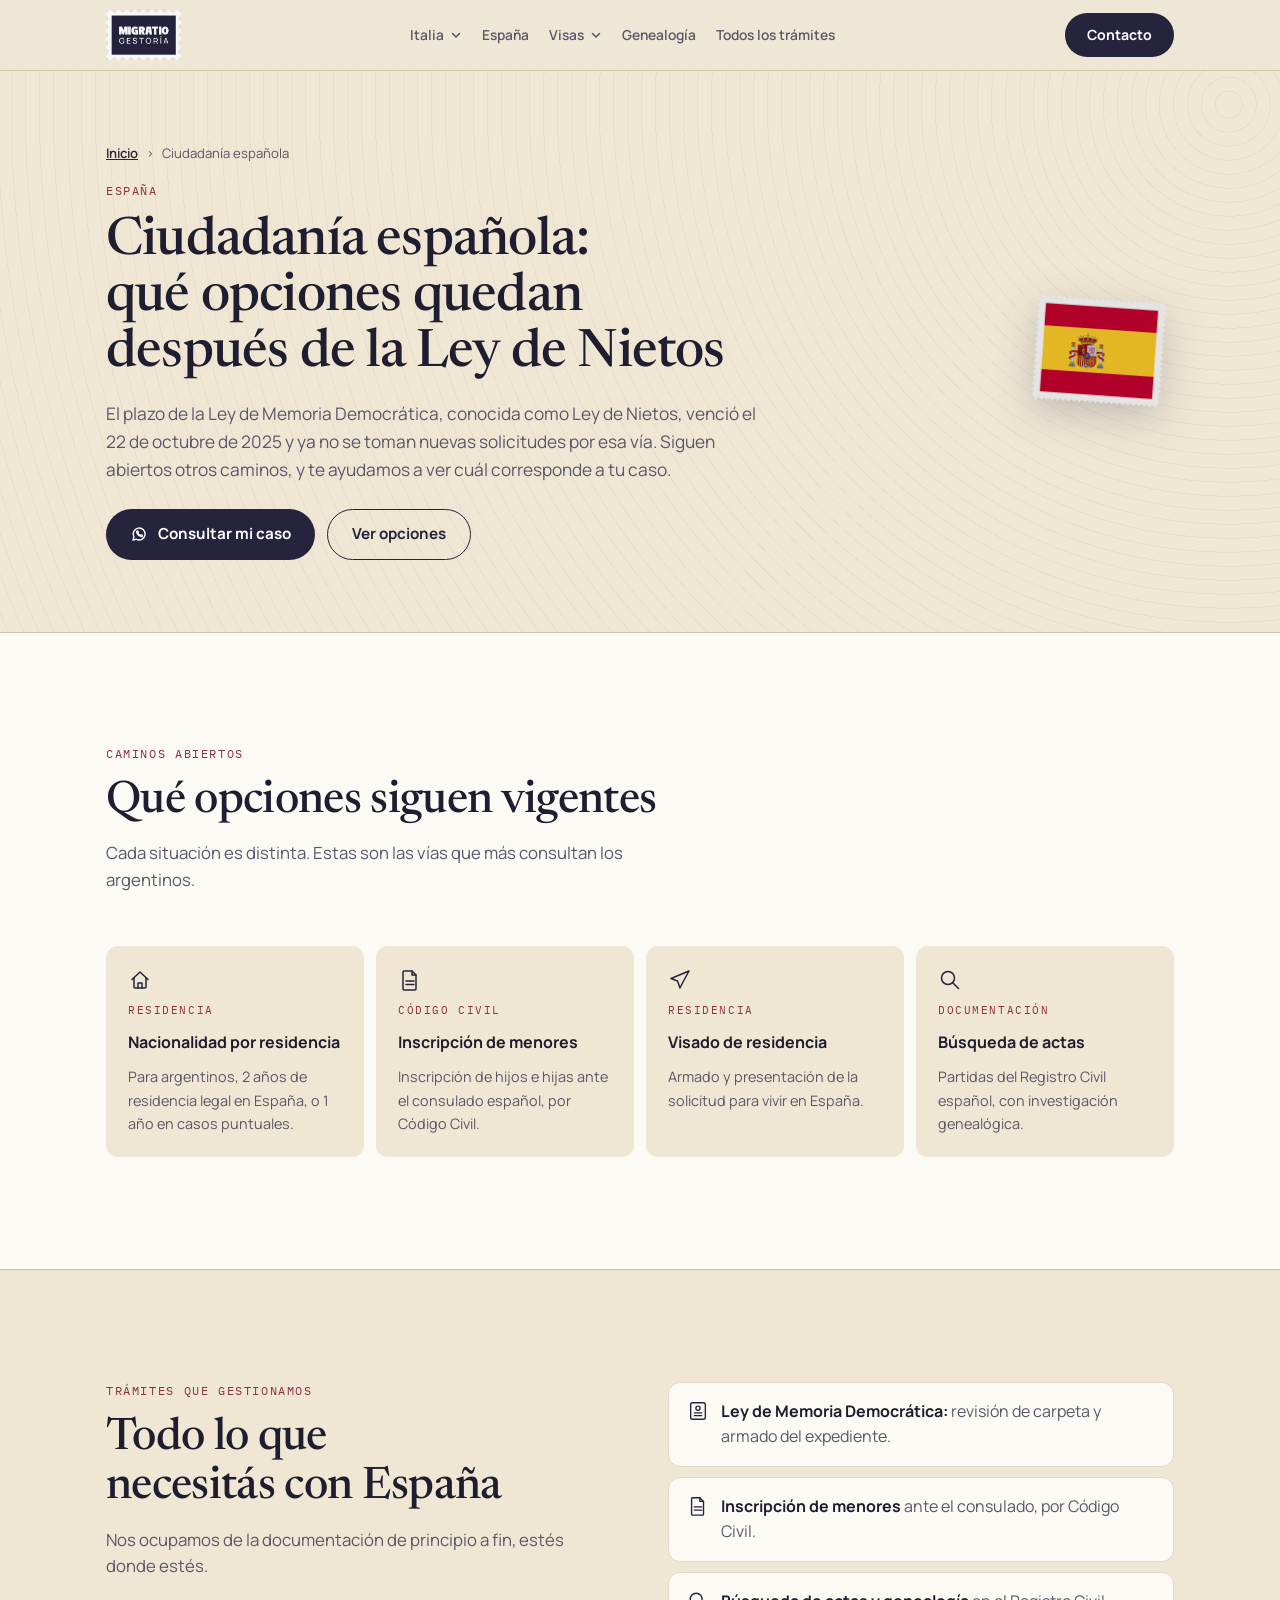
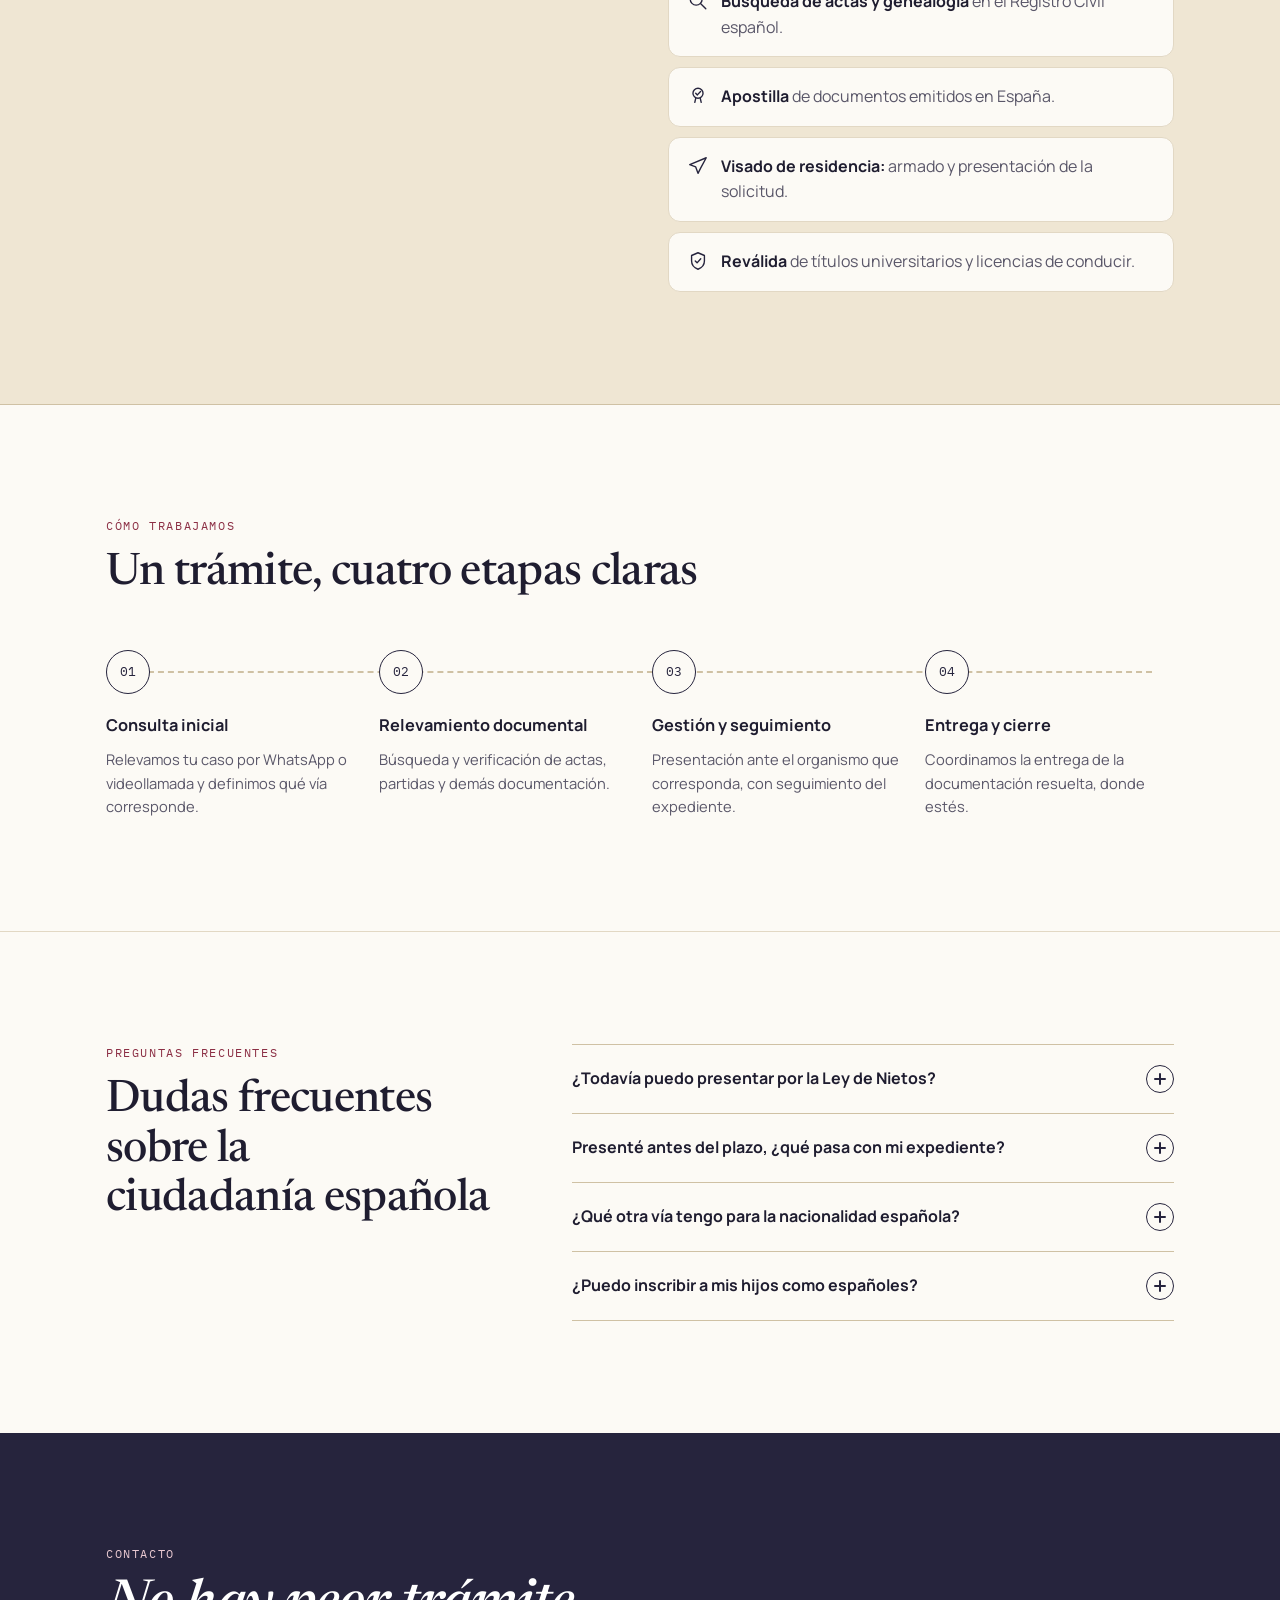
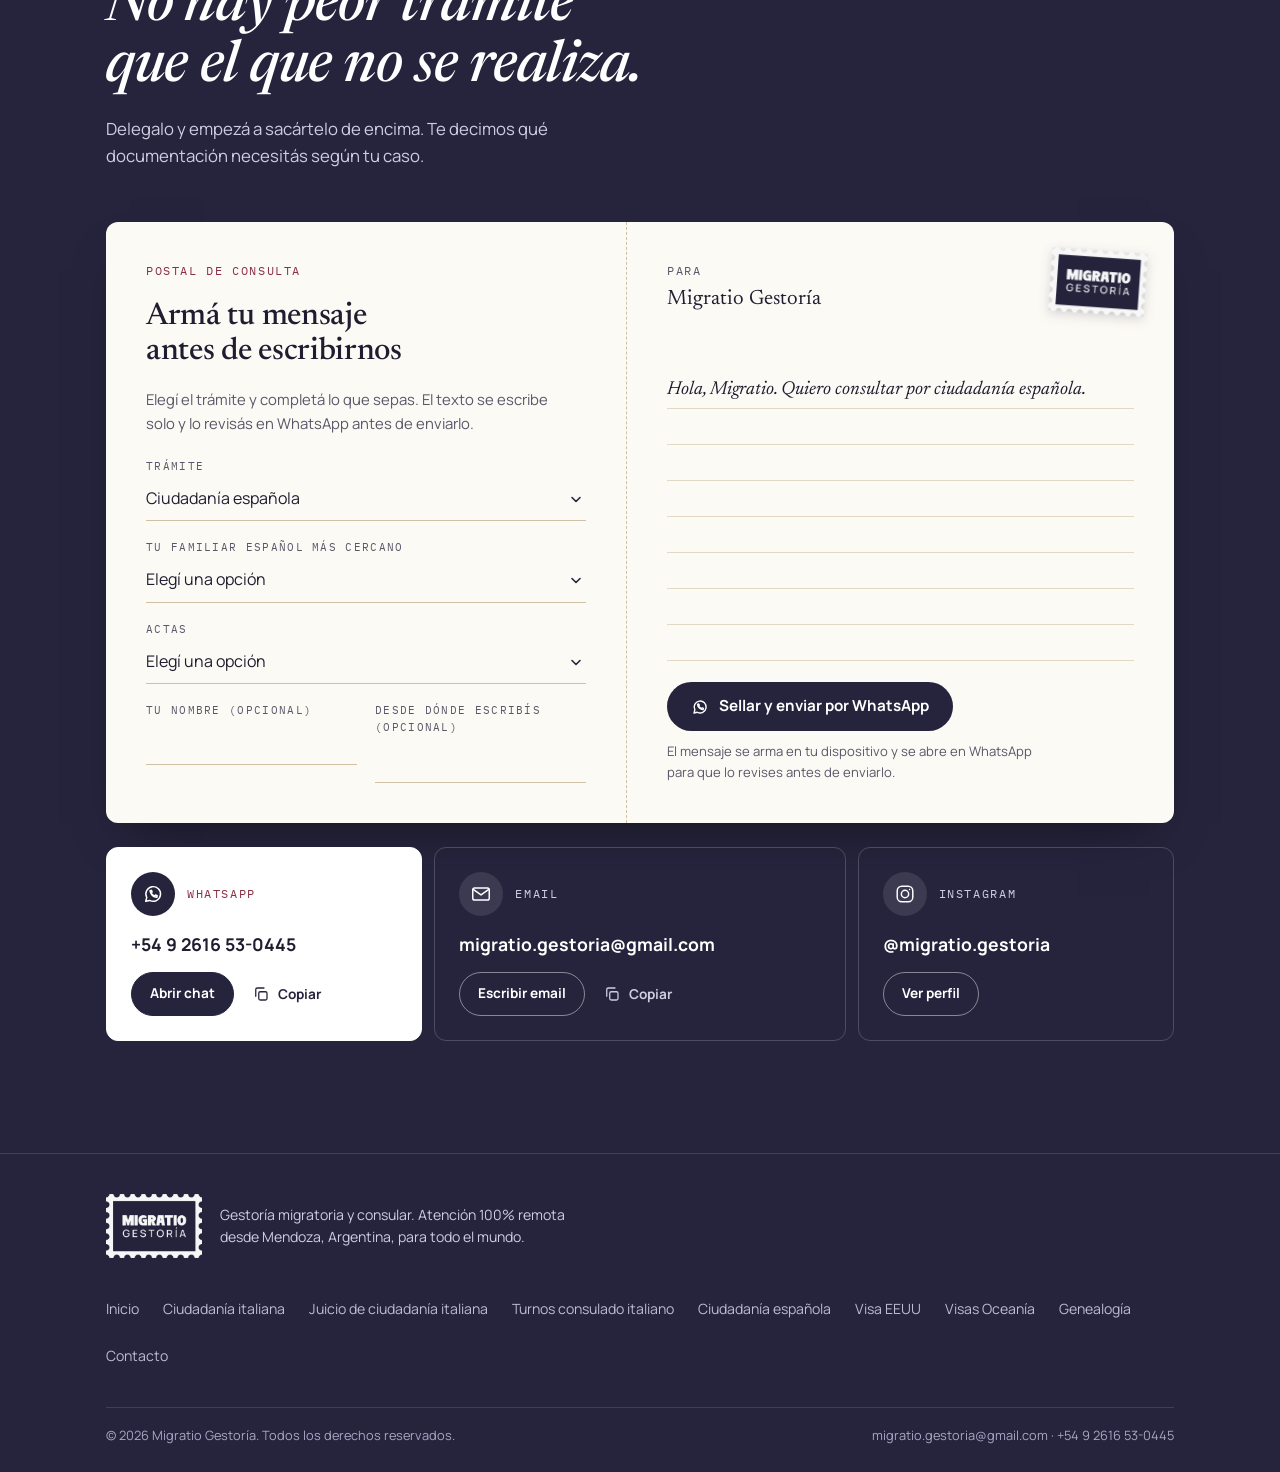
<file: ciudadania-espanola/index.html>
<!doctype html>
<html lang="es">
<head>
<meta charset="utf-8">
<meta name="viewport" content="width=device-width, initial-scale=1, viewport-fit=cover">
<meta name="format-detection" content="telephone=no">
<title>Ciudadanía española después de la Ley de Nietos · Migratio Gestoría</title>
<meta name="description" content="El plazo de la Ley de Memoria Democrática (Ley de Nietos) venció el 22 de octubre de 2025. Qué caminos siguen abiertos para obtener la nacionalidad española y qué trámites gestionamos.">
<meta name="theme-color" content="#efe6d3">
<link rel="icon" href="../favicon.ico?v=2" sizes="any">
<link rel="icon" type="image/png" sizes="32x32" href="../favicon-32.png?v=2">
<link rel="icon" type="image/png" sizes="16x16" href="../favicon-16.png?v=2">
<link rel="apple-touch-icon" href="../apple-touch-icon.png?v=2">
<link rel="canonical" href="https://migratiogestoria.com/ciudadania-espanola/">
<meta property="og:type" content="website">
<meta property="og:locale" content="es_AR">
<meta property="og:site_name" content="Migratio Gestoría">
<meta property="og:title" content="Ciudadanía española: qué opciones quedan después de la Ley de Nietos">
<meta property="og:description" content="El plazo de la Ley de Memoria Democrática (Ley de Nietos) venció el 22 de octubre de 2025. Qué caminos siguen abiertos para obtener la nacionalidad española y qué trámites gestionamos.">
<meta property="og:url" content="https://migratiogestoria.com/ciudadania-espanola/">
<meta property="og:image" content="https://migratiogestoria.com/og-migratio.jpg">
<meta name="twitter:card" content="summary_large_image">
<script type="application/ld+json">
[
 {
  "@context": "https://schema.org",
  "@type": "BreadcrumbList",
  "itemListElement": [
   {
    "@type": "ListItem",
    "position": 1,
    "name": "Inicio",
    "item": "https://migratiogestoria.com/"
   },
   {
    "@type": "ListItem",
    "position": 2,
    "name": "Ciudadanía española",
    "item": "https://migratiogestoria.com/ciudadania-espanola/"
   }
  ]
 },
 {
  "@context": "https://schema.org",
  "@type": "Service",
  "name": "Gestión de ciudadanía y trámites españoles",
  "serviceType": "Gestión de ciudadanía y trámites españoles",
  "areaServed": "Worldwide",
  "url": "https://migratiogestoria.com/ciudadania-espanola/",
  "provider": {
   "@type": "ProfessionalService",
   "name": "Migratio Gestoría",
   "url": "https://migratiogestoria.com/",
   "telephone": "+5492616530445",
   "email": "migratio.gestoria@gmail.com"
  }
 },
 {
  "@context": "https://schema.org",
  "@type": "FAQPage",
  "mainEntity": [
   {
    "@type": "Question",
    "name": "¿Todavía puedo presentar por la Ley de Nietos?",
    "acceptedAnswer": {
     "@type": "Answer",
     "text": "No. El plazo venció el 22 de octubre de 2025 y ya no se toman nuevas solicitudes por esa vía."
    }
   },
   {
    "@type": "Question",
    "name": "Presenté antes del plazo, ¿qué pasa con mi expediente?",
    "acceptedAnswer": {
     "@type": "Answer",
     "text": "Las solicitudes presentadas dentro del plazo siguen su curso. Si necesitás revisar el estado o completar documentación, te ayudamos."
    }
   },
   {
    "@type": "Question",
    "name": "¿Qué otra vía tengo para la nacionalidad española?",
    "acceptedAnswer": {
     "@type": "Answer",
     "text": "La nacionalidad por residencia tiene plazos reducidos para argentinos: 2 años de residencia legal en España, o 1 año en casos puntuales. Evaluamos tu situación para decirte qué opción corresponde."
    }
   },
   {
    "@type": "Question",
    "name": "¿Puedo inscribir a mis hijos como españoles?",
    "acceptedAnswer": {
     "@type": "Answer",
     "text": "Si sos español, la inscripción de tus hijos se hace ante el consulado por Código Civil, por fuera de la Ley de Memoria Democrática."
    }
   }
  ]
 }
]
</script>
<link rel="preconnect" href="https://fonts.googleapis.com">
<link rel="preconnect" href="https://fonts.gstatic.com" crossorigin>
<link href="https://fonts.googleapis.com/css2?family=Newsreader:ital,opsz,wght@0,6..72,400;0,6..72,500;1,6..72,400;1,6..72,500&family=Manrope:wght@400;500;600;700;800&family=IBM+Plex+Mono:wght@500&display=swap" rel="stylesheet">
<link rel="stylesheet" href="../site.css">
<!-- Google Analytics (GA4) -->
<script async src="https://www.googletagmanager.com/gtag/js?id=G-LXLH3B2WEY"></script>
<script>
  window.dataLayer = window.dataLayer || [];
  function gtag(){dataLayer.push(arguments);}
  gtag('js', new Date());
  gtag('config', 'G-LXLH3B2WEY');
  // Clics de contacto: WhatsApp es la conversión del sitio.
  document.addEventListener('click', function (e) {
    var a = e.target.closest && e.target.closest('a[href]');
    if (!a) return;
    var href = a.getAttribute('href') || '';
    var evento = /wa\.me|api\.whatsapp\.com/.test(href) ? 'whatsapp_click'
               : href.indexOf('mailto:') === 0 ? 'email_click' : null;
    if (!evento) return;
    var sec = a.closest('section[id], header, footer, nav') || a.closest('[id]') || a.closest('section, div[class]');
    gtag('event', evento, {
      link_text: (a.textContent || a.getAttribute('aria-label') || '').trim().slice(0, 60),
      link_id: a.id || '',
      seccion: sec ? (sec.id || (sec.className || '').toString().split(' ')[0] || sec.tagName.toLowerCase()) : ''
    });
  }, true);
</script>
</head>
<body>
<svg style="display:none" aria-hidden="true">
  <symbol id="ic-passport" viewBox="0 0 24 24"><rect x="4" y="3" width="16" height="18" rx="2"/><circle cx="12" cy="9" r="2.3"/><path d="M8 14h8M8 17h8"/></symbol>
  <symbol id="ic-search" viewBox="0 0 24 24"><circle cx="10" cy="10" r="6.5"/><path d="M15 15l5.5 5.5"/></symbol>
  <symbol id="ic-doc" viewBox="0 0 24 24"><path d="M6 3h8l4 4v14a1 1 0 0 1-1 1H6a1 1 0 0 1-1-1V4a1 1 0 0 1 1-1z"/><path d="M14 3v4h4"/><path d="M8 13h8M8 16.5h8"/></symbol>
  <symbol id="ic-stamp" viewBox="0 0 24 24"><circle cx="12" cy="9" r="5.5"/><path d="M9.5 9l1.8 1.8L14.8 7"/><path d="M8.5 19l1-4.5M15.5 19l-1-4.5"/></symbol>
  <symbol id="ic-scale" viewBox="0 0 24 24"><path d="M12 3v3"/><path d="M4 6h16"/><path d="M6 6l-3 6a3 3 0 0 0 6 0l-3-6z"/><path d="M18 6l-3 6a3 3 0 0 0 6 0l-3-6z"/><path d="M12 9v10M8 21h8"/></symbol>
  <symbol id="ic-home" viewBox="0 0 24 24"><path d="M4 11.5L12 4l8 7.5"/><path d="M6 10v9a1 1 0 0 0 1 1h10a1 1 0 0 0 1-1v-9"/><path d="M10 20v-5h4v5"/></symbol>
  <symbol id="ic-globe" viewBox="0 0 24 24"><circle cx="12" cy="12" r="8.5"/><path d="M3.5 12h17M12 3.5c2.8 2.6 2.8 14.4 0 17M12 3.5c-2.8 2.6-2.8 14.4 0 17"/></symbol>
  <symbol id="ic-shield" viewBox="0 0 24 24"><path d="M12 3l7 3v6c0 4.5-3 7.5-7 9-4-1.5-7-4.5-7-9V6l7-3z"/><path d="M9 12l2 2 4-4.5"/></symbol>
  <symbol id="ic-plane" viewBox="0 0 24 24"><path d="M21 3L3 10.5l6.5 2.5L12 20l3-6 6-11z"/></symbol>
  <symbol id="ic-briefcase" viewBox="0 0 24 24"><rect x="3" y="8" width="18" height="11" rx="1.5"/><path d="M8 8V6a2 2 0 0 1 2-2h4a2 2 0 0 1 2 2v2"/><path d="M3 13h18"/></symbol>
  <symbol id="ic-rings" viewBox="0 0 24 24"><circle cx="9" cy="13" r="4"/><circle cx="15" cy="13" r="4"/></symbol>
  <symbol id="ic-chat" viewBox="0 0 24 24"><path d="M4 5h16v11H8l-4 4V5z"/><path d="M8 9h8M8 12.5h5"/></symbol>
  <symbol id="ic-calendar" viewBox="0 0 24 24"><rect x="3.5" y="5" width="17" height="15" rx="2"/><path d="M3.5 9.5h17M8 3v4M16 3v4"/><path d="M8.5 14l1.8 1.8L14 12"/></symbol>
  <symbol id="ic-clock" viewBox="0 0 24 24"><circle cx="12" cy="12" r="8.5"/><path d="M12 7v5l3.5 2"/></symbol>
  <symbol id="ic-alert" viewBox="0 0 24 24"><path d="M12 3.5l9 16H3l9-16z"/><path d="M12 10v4.5M12 17.2v.1"/></symbol>
  <symbol id="ic-arrow" viewBox="0 0 24 24"><path d="M5 12h14M13 6l6 6-6 6"/></symbol>
  <symbol id="ic-mail" viewBox="0 0 24 24"><rect x="3" y="5.5" width="18" height="13" rx="2"/><path d="M3.5 7l8.5 6 8.5-6"/></symbol>
  <symbol id="ic-ig" viewBox="0 0 24 24"><rect x="3.5" y="3.5" width="17" height="17" rx="5"/><circle cx="12" cy="12" r="4"/><path d="M17 7h.01"/></symbol>
  <symbol id="ic-copy" viewBox="0 0 24 24"><rect x="9" y="9" width="11" height="11" rx="2"/><path d="M5 15V6a2 2 0 0 1 2-2h9"/></symbol>
  <symbol id="ic-check" viewBox="0 0 24 24"><path d="M5 12.5l4.5 4.5L19 7.5"/></symbol>
  <symbol id="ic-wa" viewBox="0 0 24 24"><path d="M4 20l1.2-4.2A8 8 0 1 1 8.4 19z"/><path d="M9.2 8.6c.3 2.4 2 4.6 4.6 5.6l1-1.1 1.8.8-.4 1.6c-3.6.2-7.2-3.2-7.4-7l1.5-.5.8 1.8z"/></symbol>
</svg>

<a class="skip" href="#top">Saltar al contenido</a>

<header class="site">
  <div class="wrap nav-row">
    <a href="../" class="brand" aria-label="Migratio Gestoría, inicio"><img src="../logo-v3.png" alt="Migratio Gestoría"></a>
    <nav class="links" aria-label="Secciones">
      <div class="dd">
        <button class="dd-btn" type="button" aria-expanded="false" aria-controls="dd-italia">Italia<svg class="dd-chev" viewBox="0 0 12 12" aria-hidden="true"><path d="M2.5 4.5L6 8l3.5-3.5"/></svg></button>
        <div class="dd-menu" id="dd-italia">
          <a href="../ciudadania-italiana/"><b>Ciudadanía italiana</b><span>Por descendencia, vía consular</span></a>
          <a href="../juicio-ciudadania-italiana/"><b>Juicio de ciudadanía</b><span>Vía judicial ante tribunales italianos</span></a>
          <a href="../turnos-consulado-italiano/"><b>Turnos en el consulado</b><span>Pasaporte, CIE, ciudadanía e hijos menores</span></a>
          <a href="../solicitud-turno/"><b>Solicitar turno en línea</b><span>Cargá tus datos y te contactamos</span></a>
        </div>
      </div>
      <a href="../ciudadania-espanola/">España</a>
      <div class="dd">
        <button class="dd-btn" type="button" aria-expanded="false" aria-controls="dd-visas">Visas<svg class="dd-chev" viewBox="0 0 12 12" aria-hidden="true"><path d="M2.5 4.5L6 8l3.5-3.5"/></svg></button>
        <div class="dd-menu" id="dd-visas">
          <a href="../visa-estados-unidos/"><b>Estados Unidos</b><span>Visa de turista y formulario DS-160</span></a>
          <a href="../visas-oceania/"><b>Australia, Nueva Zelanda y Bali</b><span>Turismo, Working Holiday y estudio</span></a>
        </div>
      </div>
      <a href="../#genealogia">Genealogía</a>
      <a href="../#tramites">Todos los trámites</a>
    </nav>
    <div class="nav-actions">
      <a class="btn btn-primary nav-cta" href="#contacto">Contacto</a>
      <button class="menu-btn" id="menu-btn" aria-expanded="false" aria-controls="mnav" aria-label="Abrir menú">
        <svg viewBox="0 0 24 24" aria-hidden="true"><path d="M4 7h16M4 12h16M4 17h16"/></svg>
      </button>
    </div>
  </div>
  <nav class="mnav" id="mnav" aria-label="Secciones" hidden>
    <div class="wrap">
      <a href="../">Inicio</a>
      <span class="mnav-h mono">Italia</span>
      <a class="sub" href="../ciudadania-italiana/">Ciudadanía italiana</a>
      <a class="sub" href="../juicio-ciudadania-italiana/">Juicio de ciudadanía</a>
      <a class="sub" href="../turnos-consulado-italiano/">Turnos en el consulado</a>
      <a class="sub" href="../solicitud-turno/">Solicitar turno en línea</a>
      <span class="mnav-h mono">España</span>
      <a class="sub" href="../ciudadania-espanola/">Ciudadanía española</a>
      <span class="mnav-h mono">Visas</span>
      <a class="sub" href="../visa-estados-unidos/">Estados Unidos</a>
      <a class="sub" href="../visas-oceania/">Australia, Nueva Zelanda y Bali</a>
      <span class="mnav-h mono">Más</span>
      <a class="sub" href="../#genealogia">Genealogía</a>
      <a class="sub" href="../#tramites">Todos los trámites</a>
      <a class="sub" href="../#proceso">Cómo trabajamos</a>
      <a class="sub" href="../#faq">Preguntas frecuentes</a>
      <a href="#contacto">Contacto</a>
    </div>
  </nav>
</header>

<main id="top">
  <section class="page-hero">
    <div class="wrap">
      <div>
        <nav class="crumbs" aria-label="Ruta"><a href="../">Inicio</a><span aria-hidden="true">›</span><span>Ciudadanía española</span></nav>
        <span class="mono kicker">España</span>
        <h1>Ciudadanía española: qué opciones quedan después de la Ley de Nietos</h1>
        <p class="lead">El plazo de la Ley de Memoria Democrática, conocida como Ley de Nietos, venció el 22 de octubre de 2025 y ya no se toman nuevas solicitudes por esa vía. Siguen abiertos otros caminos, y te ayudamos a ver cuál corresponde a tu caso.</p>
        <div class="page-cta">
          <a class="btn btn-primary" href="https://wa.me/5492616530445" target="_blank" rel="noopener"><svg aria-hidden="true"><use href="#ic-wa"/></svg>Consultar mi caso</a>
          <a class="btn btn-outline" href="#opciones">Ver opciones</a>
        </div>
      </div>
      <img class="hero-flag" src="../stamp-espana-v3.png" alt="">
    </div>
  </section>

  <section id="opciones" class="block">
    <div class="wrap">
      <div class="head">
        <span class="mono kicker">Caminos abiertos</span>
        <h2>Qué opciones siguen vigentes</h2>
        <p>Cada situación es distinta. Estas son las vías que más consultan los argentinos.</p>
      </div>
      <div class="req-grid">
        <div class="req">
          <svg class="ico" aria-hidden="true"><use href="#ic-home"/></svg>
          <span class="mono">Residencia</span>
          <h3>Nacionalidad por residencia</h3>
          <p>Para argentinos, 2 años de residencia legal en España, o 1 año en casos puntuales.</p>
        </div>
        <div class="req">
          <svg class="ico" aria-hidden="true"><use href="#ic-doc"/></svg>
          <span class="mono">Código Civil</span>
          <h3>Inscripción de menores</h3>
          <p>Inscripción de hijos e hijas ante el consulado español, por Código Civil.</p>
        </div>
        <div class="req">
          <svg class="ico" aria-hidden="true"><use href="#ic-plane"/></svg>
          <span class="mono">Residencia</span>
          <h3>Visado de residencia</h3>
          <p>Armado y presentación de la solicitud para vivir en España.</p>
        </div>
        <div class="req">
          <svg class="ico" aria-hidden="true"><use href="#ic-search"/></svg>
          <span class="mono">Documentación</span>
          <h3>Búsqueda de actas</h3>
          <p>Partidas del Registro Civil español, con investigación genealógica.</p>
        </div>
      </div>
    </div>
  </section>

  <section class="block alt">
    <div class="wrap split">
      <div class="head" style="margin-bottom:0">
        <span class="mono kicker">Trámites que gestionamos</span>
        <h2>Todo lo que necesitás con España</h2>
        <p>Nos ocupamos de la documentación de principio a fin, estés donde estés.</p>
      </div>
      <ul class="check-list">
        <li><svg class="ico" aria-hidden="true"><use href="#ic-passport"/></svg><span><b>Ley de Memoria Democrática:</b> revisión de carpeta y armado del expediente.</span></li>
        <li><svg class="ico" aria-hidden="true"><use href="#ic-doc"/></svg><span><b>Inscripción de menores</b> ante el consulado, por Código Civil.</span></li>
        <li><svg class="ico" aria-hidden="true"><use href="#ic-search"/></svg><span><b>Búsqueda de actas y genealogía</b> en el Registro Civil español.</span></li>
        <li><svg class="ico" aria-hidden="true"><use href="#ic-stamp"/></svg><span><b>Apostilla</b> de documentos emitidos en España.</span></li>
        <li><svg class="ico" aria-hidden="true"><use href="#ic-plane"/></svg><span><b>Visado de residencia:</b> armado y presentación de la solicitud.</span></li>
        <li><svg class="ico" aria-hidden="true"><use href="#ic-shield"/></svg><span><b>Reválida</b> de títulos universitarios y licencias de conducir.</span></li>
      </ul>
    </div>
  </section>

  <section class="block">
    <div class="wrap">
      <div class="head">
        <span class="mono kicker">Cómo trabajamos</span>
        <h2>Un trámite, cuatro etapas claras</h2>
      </div>
      <ol class="steps">
        <li class="step"><span class="num">01</span><h3>Consulta inicial</h3><p>Relevamos tu caso por WhatsApp o videollamada y definimos qué vía corresponde.</p></li>
        <li class="step"><span class="num">02</span><h3>Relevamiento documental</h3><p>Búsqueda y verificación de actas, partidas y demás documentación.</p></li>
        <li class="step"><span class="num">03</span><h3>Gestión y seguimiento</h3><p>Presentación ante el organismo que corresponda, con seguimiento del expediente.</p></li>
        <li class="step"><span class="num">04</span><h3>Entrega y cierre</h3><p>Coordinamos la entrega de la documentación resuelta, donde estés.</p></li>
      </ol>
    </div>
  </section>

  <section id="faq" class="block faq">
    <div class="wrap">
      <div class="head">
        <span class="mono kicker">Preguntas frecuentes</span>
        <h2>Dudas frecuentes sobre la ciudadanía española</h2>
      </div>
      <div class="faq-list">
        <details>
          <summary>¿Todavía puedo presentar por la Ley de Nietos?<span class="pm" aria-hidden="true"><svg viewBox="0 0 12 12"><path d="M6 1v10M1 6h10"/></svg></span></summary>
          <p>No. El plazo venció el 22 de octubre de 2025 y ya no se toman nuevas solicitudes por esa vía.</p>
        </details>
        <details>
          <summary>Presenté antes del plazo, ¿qué pasa con mi expediente?<span class="pm" aria-hidden="true"><svg viewBox="0 0 12 12"><path d="M6 1v10M1 6h10"/></svg></span></summary>
          <p>Las solicitudes presentadas dentro del plazo siguen su curso. Si necesitás revisar el estado o completar documentación, te ayudamos.</p>
        </details>
        <details>
          <summary>¿Qué otra vía tengo para la nacionalidad española?<span class="pm" aria-hidden="true"><svg viewBox="0 0 12 12"><path d="M6 1v10M1 6h10"/></svg></span></summary>
          <p>La nacionalidad por residencia tiene plazos reducidos para argentinos: 2 años de residencia legal en España, o 1 año en casos puntuales. Evaluamos tu situación para decirte qué opción corresponde.</p>
        </details>
        <details>
          <summary>¿Puedo inscribir a mis hijos como españoles?<span class="pm" aria-hidden="true"><svg viewBox="0 0 12 12"><path d="M6 1v10M1 6h10"/></svg></span></summary>
          <p>Si sos español, la inscripción de tus hijos se hace ante el consulado por Código Civil, por fuera de la Ley de Memoria Democrática.</p>
        </details>
      </div>
    </div>
  </section>

  <section id="contacto" class="block contacto">
    <div class="wrap">
      <div class="head">
        <span class="mono kicker">Contacto</span>
        <h2 class="slogan-line">No hay peor trámite que el que no se realiza.</h2>
        <p>Delegalo y empezá a sacártelo de encima. Te decimos qué documentación necesitás según tu caso.</p>
      </div>
      <div class="postal" id="postal">
        <div class="pc-form">
          <span class="mono">Postal de consulta</span>
          <h3>Armá tu mensaje antes de escribirnos</h3>
          <p>Elegí el trámite y completá lo que sepas. El texto se escribe solo y lo revisás en WhatsApp antes de enviarlo.</p>
          <label class="pf"><span>Trámite</span>
            <select id="pc-tramite">
              <option value="">Elegí un trámite</option>
              <option value="italiana">Ciudadanía italiana</option>
              <option value="juicio">Juicio de ciudadanía italiana</option>
              <option value="espanola">Ciudadanía española</option>
              <option value="argentina">Ciudadanía argentina</option>
              <option value="eeuu">Visa para Estados Unidos</option>
              <option value="oceania">Visas para Oceanía y Bali</option>
              <option value="documentos">Actas, apostillas o traducciones</option>
              <option value="otro">Otro trámite</option>
            </select>
          </label>
          <div class="pc-extra" id="pc-extra"></div>
          <div class="pc-row">
            <label class="pf"><span>Tu nombre (opcional)</span><input id="pc-nombre" type="text" maxlength="60" autocomplete="given-name"></label>
            <label class="pf"><span>Desde dónde escribís (opcional)</span><input id="pc-lugar" type="text" maxlength="60" autocomplete="address-level2"></label>
          </div>
        </div>
        <div class="pc-card">
          <img class="pc-stamp" src="../logo-v3.png" alt="" width="96" height="64">
          <svg class="pc-mark" viewBox="6 6 108 108" aria-hidden="true">
            <defs><path id="pc-ring" d="M60,60 m-39,0 a39,39 0 1,1 78,0 a39,39 0 1,1 -78,0"/></defs>
            <circle cx="60" cy="60" r="48" fill="none" stroke="#8c2f45" stroke-width="2"/>
            <circle cx="60" cy="60" r="31" fill="none" stroke="#8c2f45" stroke-width="1.2"/>
            <text font-family="IBM Plex Mono, monospace" font-size="9.5" letter-spacing="2.4" fill="#8c2f45"><textPath href="#pc-ring">MIGRATIO · CONSULTA · MENDOZA ·</textPath></text>
            <text x="60" y="57" text-anchor="middle" font-family="IBM Plex Mono, monospace" font-size="8" letter-spacing="1" fill="#8c2f45">ENVIADO</text>
            <text id="pc-date" x="60" y="70" text-anchor="middle" font-family="IBM Plex Mono, monospace" font-size="7.5" letter-spacing=".6" fill="#8c2f45"></text>
          </svg>
          <div class="pc-to"><span class="mono">Para</span><span>Migratio Gestoría</span></div>
          <p class="pc-text" id="pc-text">Hola, Migratio. Quiero hacer una consulta.</p>
          <div class="pc-send">
            <a class="btn btn-primary" id="pc-send" href="https://wa.me/5492616530445" target="_blank" rel="noopener"><svg aria-hidden="true"><use href="#ic-wa"/></svg>Sellar y enviar por WhatsApp</a>
            <p class="pc-note">El mensaje se arma en tu dispositivo y se abre en WhatsApp para que lo revises antes de enviarlo.</p>
          </div>
        </div>
      </div>
      <div class="contact-grid">
        <div class="contact main">
          <div class="c-top"><span class="c-ico"><svg aria-hidden="true"><use href="#ic-wa"/></svg></span><span class="mono">WhatsApp</span></div>
          <span class="value">+54 9 2616 53-0445</span>
          <div class="actions">
            <a class="chip-btn solid" href="https://wa.me/5492616530445" target="_blank" rel="noopener">Abrir chat</a>
            <button class="copy-link copy" data-copy="+54 9 2616 53-0445" data-what="Número" aria-label="Copiar número"><svg aria-hidden="true"><use href="#ic-copy"/></svg><span class="lbl">Copiar</span></button>
          </div>
          <span class="sr-only copy-status" role="status"></span>
        </div>
        <div class="contact">
          <div class="c-top"><span class="c-ico"><svg aria-hidden="true"><use href="#ic-mail"/></svg></span><span class="mono">Email</span></div>
          <span class="value">migratio.gestoria@gmail.com</span>
          <div class="actions">
            <a class="chip-btn" href="mailto:migratio.gestoria@gmail.com">Escribir email</a>
            <button class="copy-link copy" data-copy="migratio.gestoria@gmail.com" data-what="Email" aria-label="Copiar email"><svg aria-hidden="true"><use href="#ic-copy"/></svg><span class="lbl">Copiar</span></button>
          </div>
          <span class="sr-only copy-status" role="status"></span>
        </div>
        <div class="contact">
          <div class="c-top"><span class="c-ico"><svg aria-hidden="true"><use href="#ic-ig"/></svg></span><span class="mono">Instagram</span></div>
          <span class="value">@migratio.gestoria</span>
          <div class="actions">
            <a class="chip-btn" href="https://instagram.com/migratio.gestoria" target="_blank" rel="noopener">Ver perfil</a>
          </div>
        </div>
      </div>
    </div>
  </section>
</main>

<footer>
  <div class="wrap f-top">
    <div class="f-brand">
      <img src="../logo-v3.png" alt="Migratio Gestoría" width="96" height="64">
      <p>Gestoría migratoria y consular. Atención 100% remota desde Mendoza, Argentina, para todo el mundo.</p>
    </div>
    <nav class="f-links" aria-label="Pie de página">
      <a href="../">Inicio</a>
      <a href="../ciudadania-italiana/">Ciudadanía italiana</a>
      <a href="../juicio-ciudadania-italiana/">Juicio de ciudadanía italiana</a>
      <a href="../turnos-consulado-italiano/">Turnos consulado italiano</a>
      <a href="../ciudadania-espanola/">Ciudadanía española</a>
      <a href="../visa-estados-unidos/">Visa EEUU</a>
      <a href="../visas-oceania/">Visas Oceanía</a>
      <a href="../#genealogia">Genealogía</a>
      <a href="#contacto">Contacto</a>
    </nav>
  </div>
  <div class="wrap f-legal">
    <span>© <span id="year">2026</span> Migratio Gestoría. Todos los derechos reservados.</span>
    <span>migratio.gestoria@gmail.com · +54 9 2616 53-0445</span>
  </div>
</footer>

<script>
  if ('scrollRestoration' in history) history.scrollRestoration = 'manual';
  if (!location.hash) window.scrollTo({ top: 0, left: 0, behavior: 'instant' });
  document.getElementById('year').textContent = new Date().getFullYear();

  // lists enter once when they scroll into view; content stays visible without JS or with reduced motion
  if ('IntersectionObserver' in window && !matchMedia('(prefers-reduced-motion: reduce)').matches) {
    var io = new IntersectionObserver(function (entries) {
      entries.forEach(function (e) { if (e.isIntersecting) { e.target.classList.add('in'); io.unobserve(e.target); } });
    }, { rootMargin: '0px 0px -8% 0px' });
    document.querySelectorAll('.why-grid, .req-grid, .opt-grid, .steps, .contact-grid, .check-list').forEach(function (g) {
      if (g.getBoundingClientRect().top > innerHeight) { g.classList.add('reveal'); io.observe(g); }
    });
  }
  var menuBtn = document.getElementById('menu-btn');
  var mnav = document.getElementById('mnav');
  function setMenu(open) {
    mnav.hidden = !open;
    menuBtn.setAttribute('aria-expanded', open ? 'true' : 'false');
    menuBtn.setAttribute('aria-label', open ? 'Cerrar menú' : 'Abrir menú');
  }
  menuBtn.addEventListener('click', function () { setMenu(mnav.hidden); });
  mnav.querySelectorAll('a').forEach(function (a) { a.addEventListener('click', function () { setMenu(false); }); });
  document.addEventListener('keydown', function (e) { if (e.key === 'Escape' && !mnav.hidden) { setMenu(false); menuBtn.focus(); } });
  document.querySelectorAll('.copy').forEach(function (btn) {
    var lbl = btn.querySelector('.lbl'), use = btn.querySelector('use'), idle = lbl.textContent;
    var status = btn.closest('.contact').querySelector('.copy-status'), timer;
    function done(msg, ok, said) {
      lbl.textContent = msg;
      use.setAttribute('href', ok ? '#ic-check' : '#ic-copy');
      btn.classList.toggle('done', ok);
      status.textContent = said;
      clearTimeout(timer);
      timer = setTimeout(function () {
        lbl.textContent = idle; use.setAttribute('href', '#ic-copy'); btn.classList.remove('done'); status.textContent = '';
      }, 1800);
    }
    function select() {
      var r = document.createRange(); r.selectNodeContents(btn.closest('.contact').querySelector('.value'));
      var s = getSelection(); s.removeAllRanges(); s.addRange(r);
      done('Seleccionado', false, btn.getAttribute('data-what') + ' seleccionado');
    }
    btn.addEventListener('click', function () {
      try {
        navigator.clipboard.writeText(btn.getAttribute('data-copy')).then(function () {
          done('Copiado', true, btn.getAttribute('data-what') + ' copiado');
        }, select);
      } catch (e) { select(); }
    });
  });


  // postal: arma el mensaje de WhatsApp en el dispositivo
  (function () {
    var root = document.getElementById('postal'); if (!root) return;
    var WA = 'https://wa.me/5492616530445?text=';
    var F = {
      antIt: ['Tu antepasado italiano más cercano', [['Padre o madre', 'Mi antepasado italiano más cercano es mi padre o mi madre.'], ['Abuelo o abuela', 'Mi antepasado italiano más cercano es mi abuelo o mi abuela.'], ['Bisabuelo o bisabuela', 'Mi antepasado italiano más cercano es mi bisabuelo o mi bisabuela.'], ['Tatarabuelo o anterior', 'Mi antepasado italiano más cercano es un tatarabuelo o anterior.'], ['Todavía no lo sé', 'Todavía no sé en qué generación está mi antepasado italiano.']]],
      antEs: ['Tu familiar español más cercano', [['Padre o madre', 'Mi familiar español más cercano es mi padre o mi madre.'], ['Abuelo o abuela', 'Mi familiar español más cercano es mi abuelo o mi abuela.'], ['Bisabuelo o anterior', 'Mi familiar español más cercano es un bisabuelo o anterior.'], ['No tengo familiares españoles', 'No tengo familiares españoles.']]],
      actas: ['Actas', [['Tengo todas', 'Tengo todas las actas.'], ['Tengo algunas', 'Tengo algunas actas.'], ['Todavía no tengo ninguna', 'Todavía no tengo actas.'], ['No sé cuáles necesito', 'No sé qué actas necesito.']]],
      sitAr: ['Tu situación', [['Soy hijo/a de argentino/a y nací en el exterior', 'Soy hijo/a de argentino/a y nací en el exterior.'], ['Soy extranjero/a y vivo en Argentina', 'Soy extranjero/a y vivo en Argentina.'], ['Otra situación', '']]],
      eeuu: ['Tipo de trámite', [['Primera visa', 'Sería mi primera visa.'], ['Renovación', 'Quiero renovar mi visa.']]],
      cuando: ['Cuándo viajarías', [['En los próximos 3 meses', 'Viajaría en los próximos 3 meses.'], ['En 3 a 6 meses', 'Viajaría en 3 a 6 meses.'], ['En más de 6 meses', 'Viajaría en más de 6 meses.'], ['Todavía no tengo fecha', 'Todavía no tengo fecha de viaje.']]],
      destOc: ['Destino', [['Australia', 'Mi destino es Australia.'], ['Nueva Zelanda', 'Mi destino es Nueva Zelanda.'], ['Bali', 'Mi destino es Bali.']]],
      pas: ['Pasaporte', [['Argentino', 'Viajaría con pasaporte argentino.'], ['Italiano', 'Viajaría con pasaporte italiano.'], ['Español', 'Viajaría con pasaporte español.']]],
      doc: ['Qué necesitás', [['Búsqueda de actas', 'Necesito una búsqueda de actas.'], ['Rectificación de actas', 'Necesito rectificar un acta.'], ['Apostilla', 'Necesito apostillar documentos.'], ['Traducción', 'Necesito una traducción.']]],
      pais: ['País de los documentos', [['Argentina', 'Los documentos son de Argentina.'], ['Italia', 'Los documentos son de Italia.'], ['España', 'Los documentos son de España.'], ['Otro país', 'Los documentos son de otro país.']]],
      otro: ['Contanos en una línea', null]
    };
    var T = {
      italiana: ['ciudadanía italiana', ['antIt', 'actas']],
      juicio: ['un juicio de ciudadanía italiana', ['antIt', 'actas']],
      espanola: ['ciudadanía española', ['antEs', 'actas']],
      argentina: ['ciudadanía argentina', ['sitAr']],
      eeuu: ['una visa para Estados Unidos', ['eeuu', 'cuando']],
      oceania: ['una visa para Australia, Nueva Zelanda o Bali', ['destOc', 'pas']],
      documentos: ['actas, apostillas o traducciones', ['doc', 'pais']],
      otro: ['otro trámite', ['otro']]
    };
    var sel = document.getElementById('pc-tramite'), extra = document.getElementById('pc-extra');
    var nombre = document.getElementById('pc-nombre'), lugar = document.getElementById('pc-lugar');
    var text = document.getElementById('pc-text'), send = document.getElementById('pc-send');
    function clean(v) { return v.replace(/\s+/g, ' ').trim(); }
    function build() {
      extra.innerHTML = '';
      var t = T[sel.value]; if (!t) return;
      t[1].forEach(function (k) {
        var f = F[k], lab = document.createElement('label'); lab.className = 'pf';
        var sp = document.createElement('span'); sp.textContent = f[0]; lab.appendChild(sp);
        var el;
        if (f[1]) {
          el = document.createElement('select');
          el.appendChild(new Option('Elegí una opción', ''));
          f[1].forEach(function (o, i) { el.appendChild(new Option(o[0], String(i))); });
        } else { el = document.createElement('input'); el.type = 'text'; el.maxLength = 160; }
        el.setAttribute('data-f', k); el.addEventListener('input', compose); el.addEventListener('change', compose);
        lab.appendChild(el); extra.appendChild(lab);
      });
    }
    function compose() {
      var parts = ['Hola, Migratio.'], n = clean(nombre.value), l = clean(lugar.value), t = T[sel.value];
      if (n) parts.push('Soy ' + n + '.');
      parts.push(t ? 'Quiero consultar por ' + t[0] + '.' : 'Quiero hacer una consulta.');
      extra.querySelectorAll('[data-f]').forEach(function (el) {
        var f = F[el.getAttribute('data-f')];
        if (f[1]) { if (el.value !== '') { var s = f[1][+el.value][1]; if (s) parts.push(s); } }
        else { var v = clean(el.value); if (v) parts.push(/[.!?]$/.test(v) ? v : v + '.'); }
      });
      if (l) parts.push('Escribo desde ' + l + '.');
      var msg = parts.join(' ');
      text.textContent = msg;
      send.href = WA + encodeURIComponent(msg);
    }
    var map = { 'ciudadania-italiana': 'italiana', 'juicio-ciudadania-italiana': 'juicio', 'ciudadania-espanola': 'espanola', 'visa-estados-unidos': 'eeuu', 'visas-oceania': 'oceania' };
    var seg = location.pathname.split('/').filter(function (s) { return s && s !== 'index.html'; }).pop();
    if (map[seg]) sel.value = map[seg];
    sel.addEventListener('change', function () { build(); compose(); });
    [nombre, lugar].forEach(function (el) { el.addEventListener('input', compose); });
    build(); compose();
    var meses = ['ENE', 'FEB', 'MAR', 'ABR', 'MAY', 'JUN', 'JUL', 'AGO', 'SEP', 'OCT', 'NOV', 'DIC'], d = new Date();
    var md = document.getElementById('pc-date'); if (md) md.textContent = d.getDate() + ' ' + meses[d.getMonth()] + ' ' + d.getFullYear();
    send.addEventListener('click', function () { root.classList.remove('sent'); void root.offsetWidth; root.classList.add('sent'); });
  })();
</script>
<script>
(function () {
  var bs = document.querySelectorAll('.dd-btn');
  function close(x) { bs.forEach(function (b) { if (b !== x) b.setAttribute('aria-expanded', 'false'); }); }
  bs.forEach(function (b) { b.addEventListener('click', function () { close(b); b.setAttribute('aria-expanded', b.getAttribute('aria-expanded') === 'true' ? 'false' : 'true'); }); });
  document.addEventListener('click', function (e) { if (!e.target.closest('.dd')) close(); });
  document.addEventListener('keydown', function (e) { if (e.key === 'Escape') close(); });
  document.querySelectorAll('nav.links a, .mnav a').forEach(function (a) {
    if (a.hash || a.pathname === '/' || a.pathname !== location.pathname) return;
    a.setAttribute('aria-current', 'page');
    var d = a.closest('.dd'); if (d) d.classList.add('cur');
  });
})();
</script>
</body>
</html>
</file>
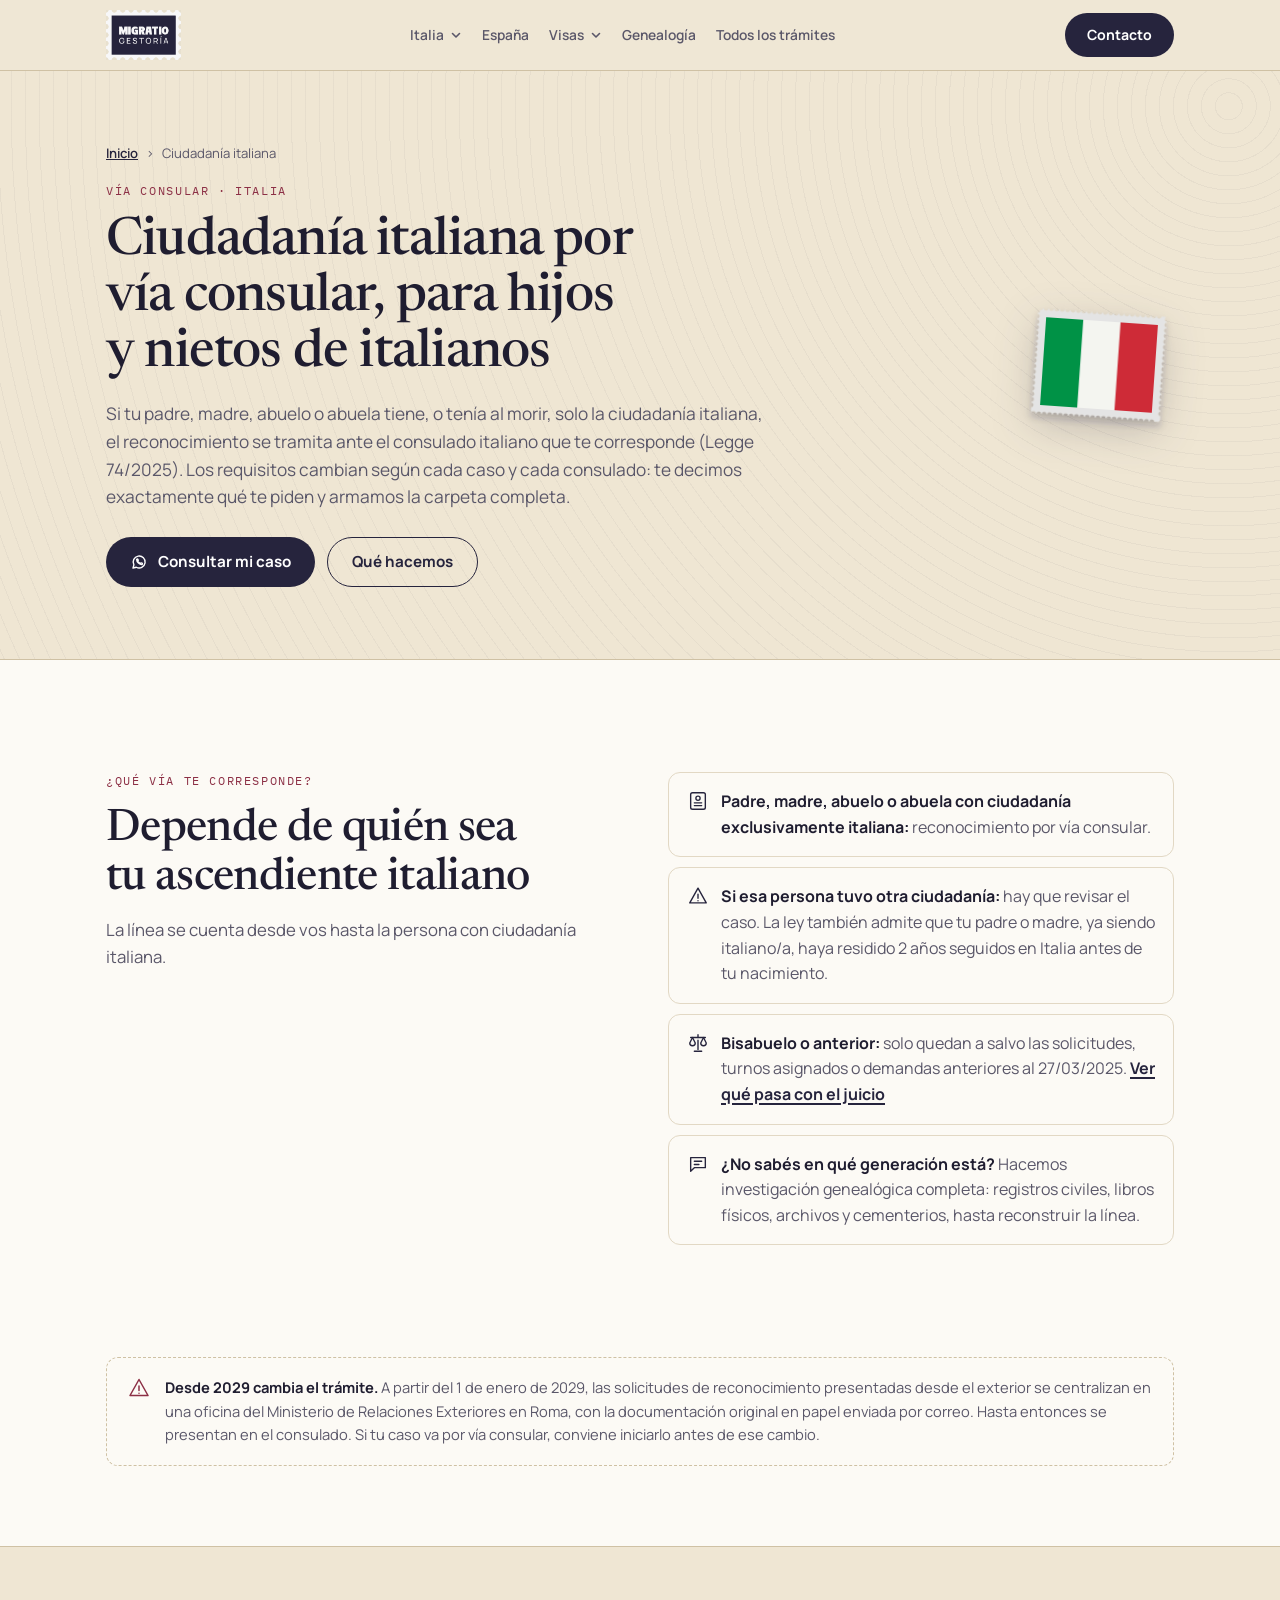
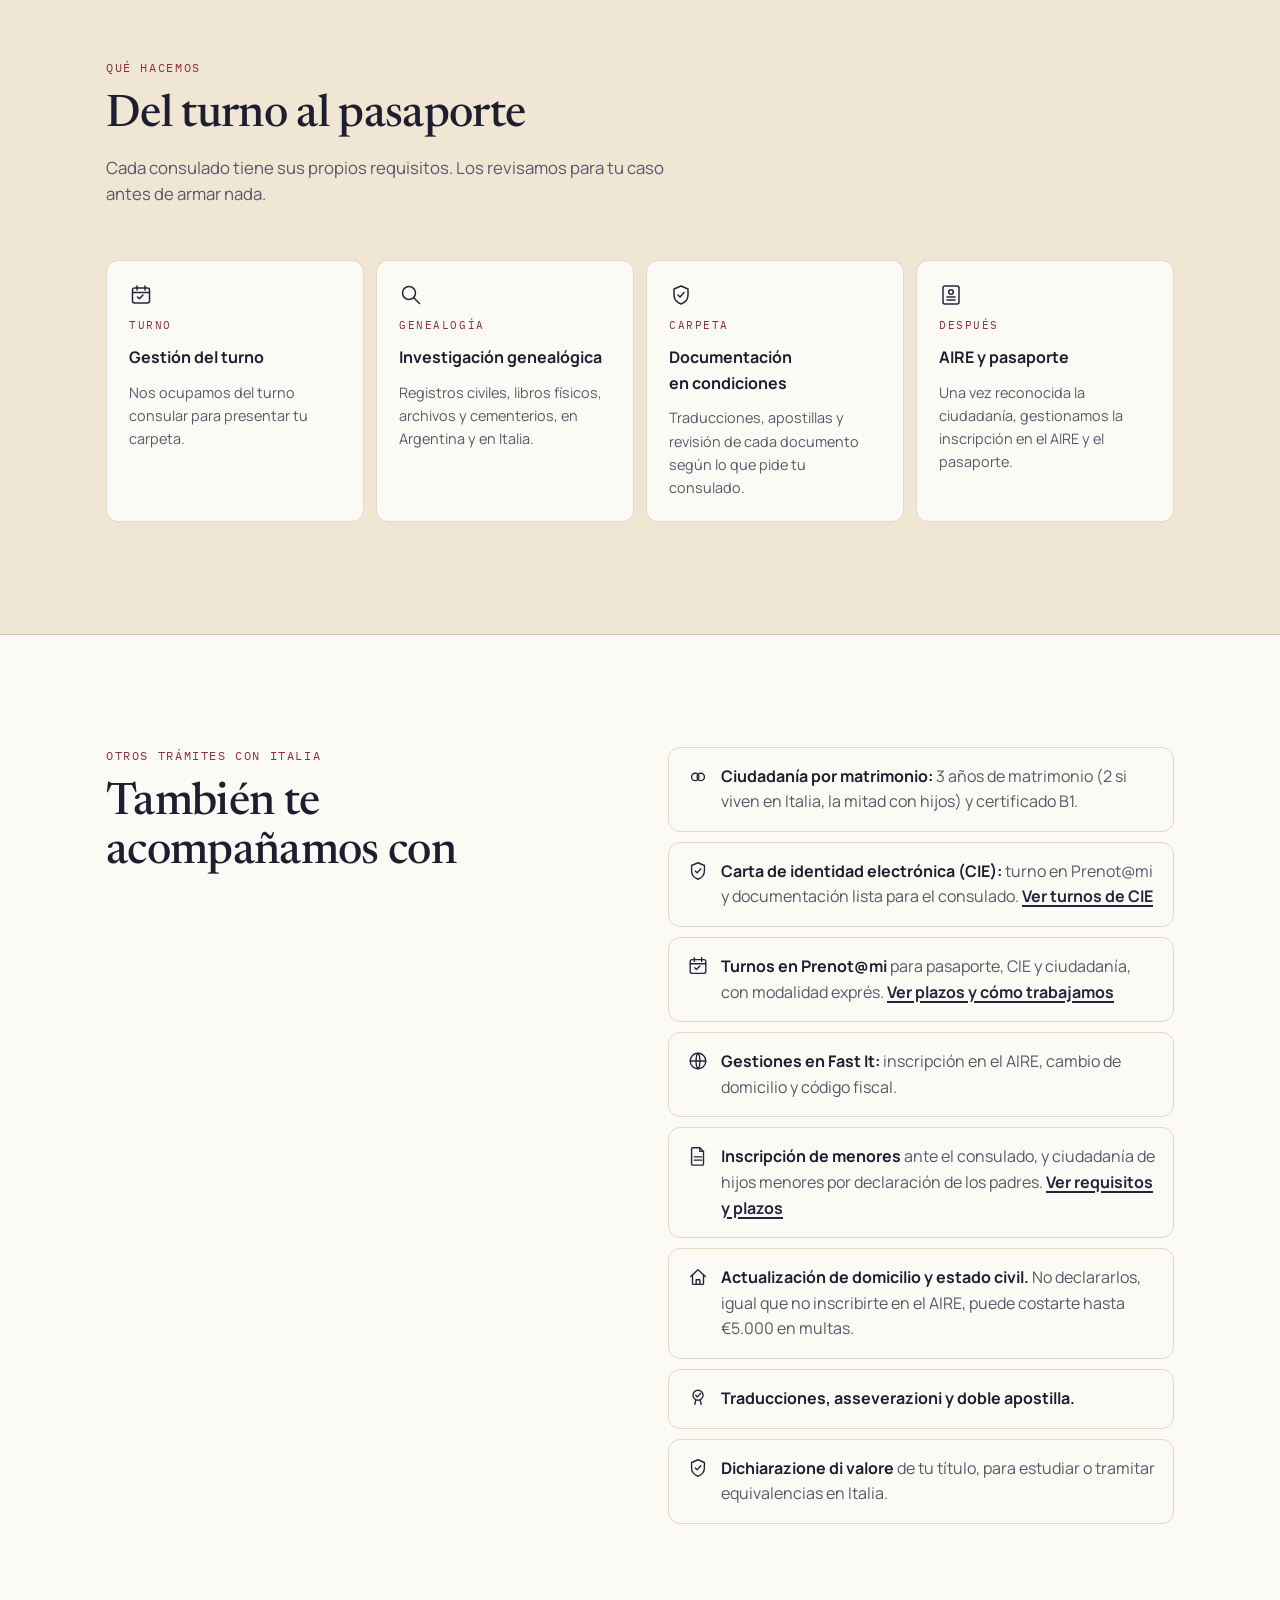
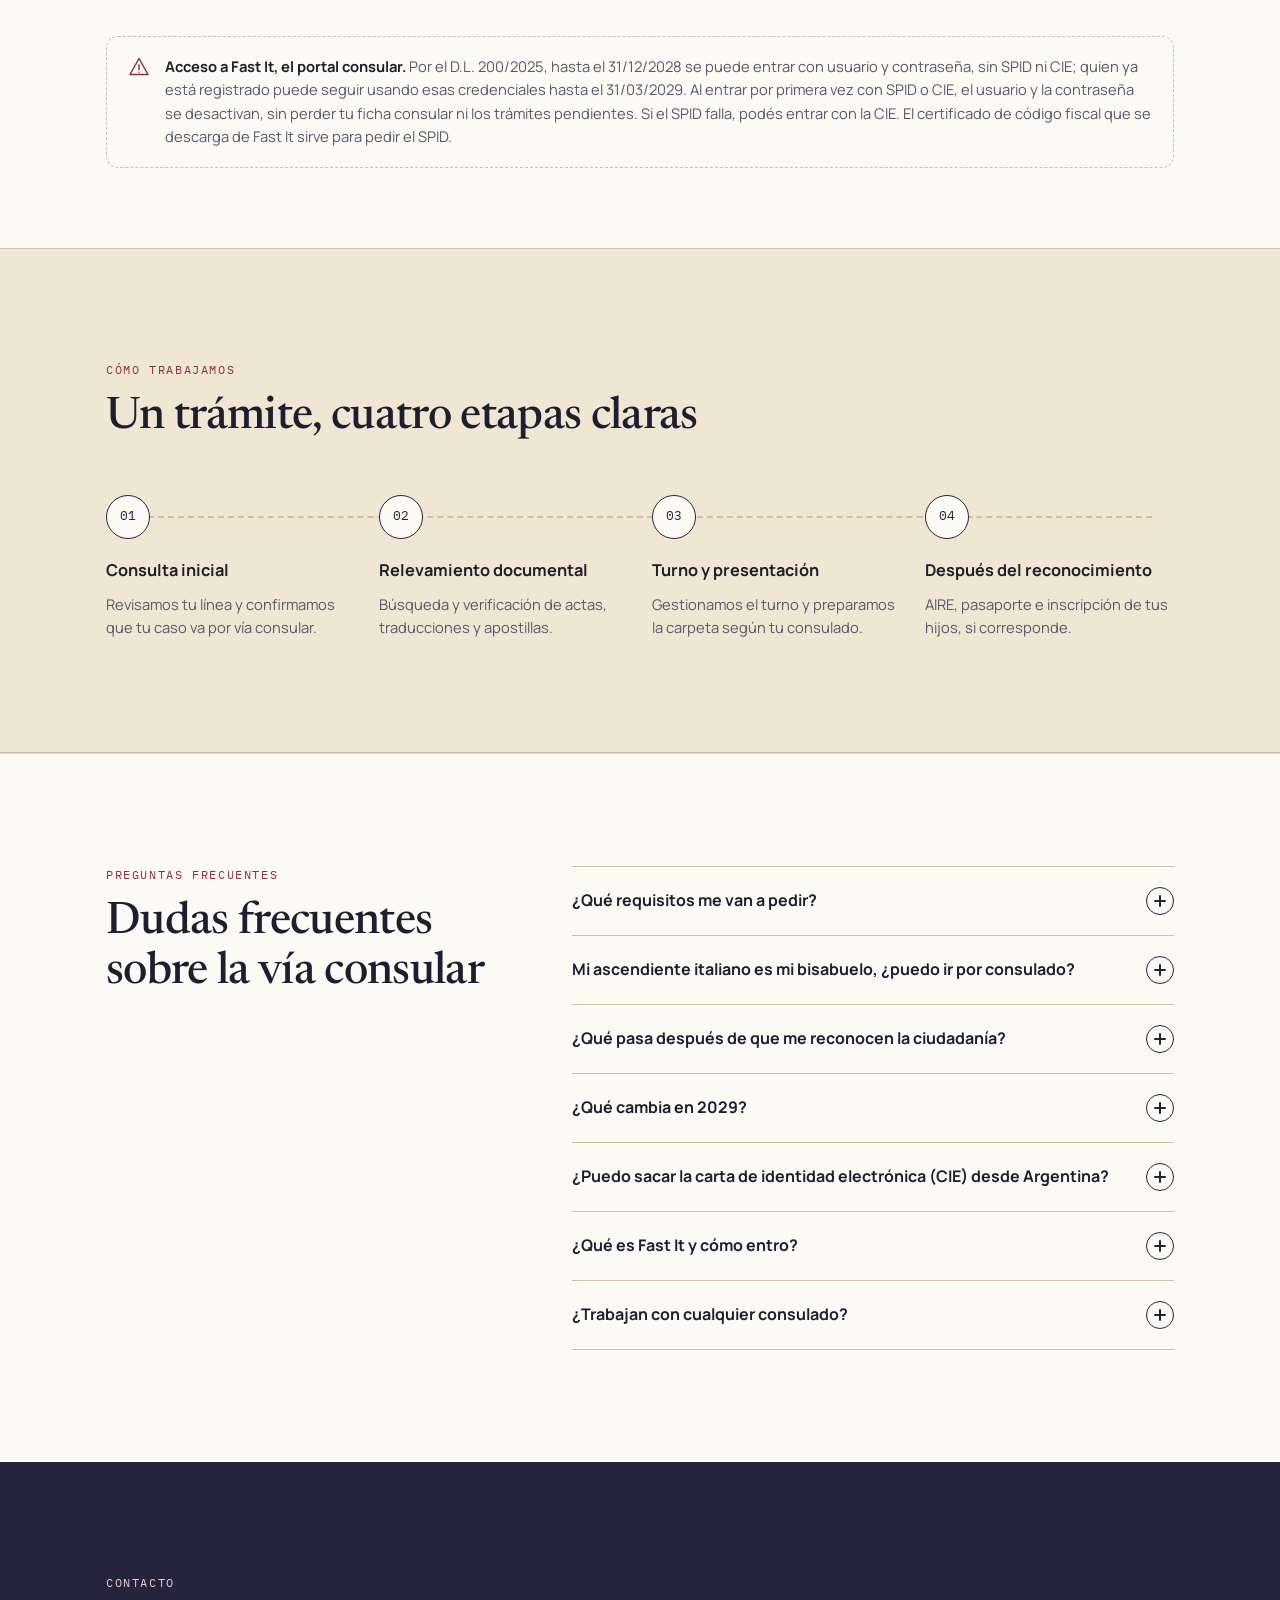
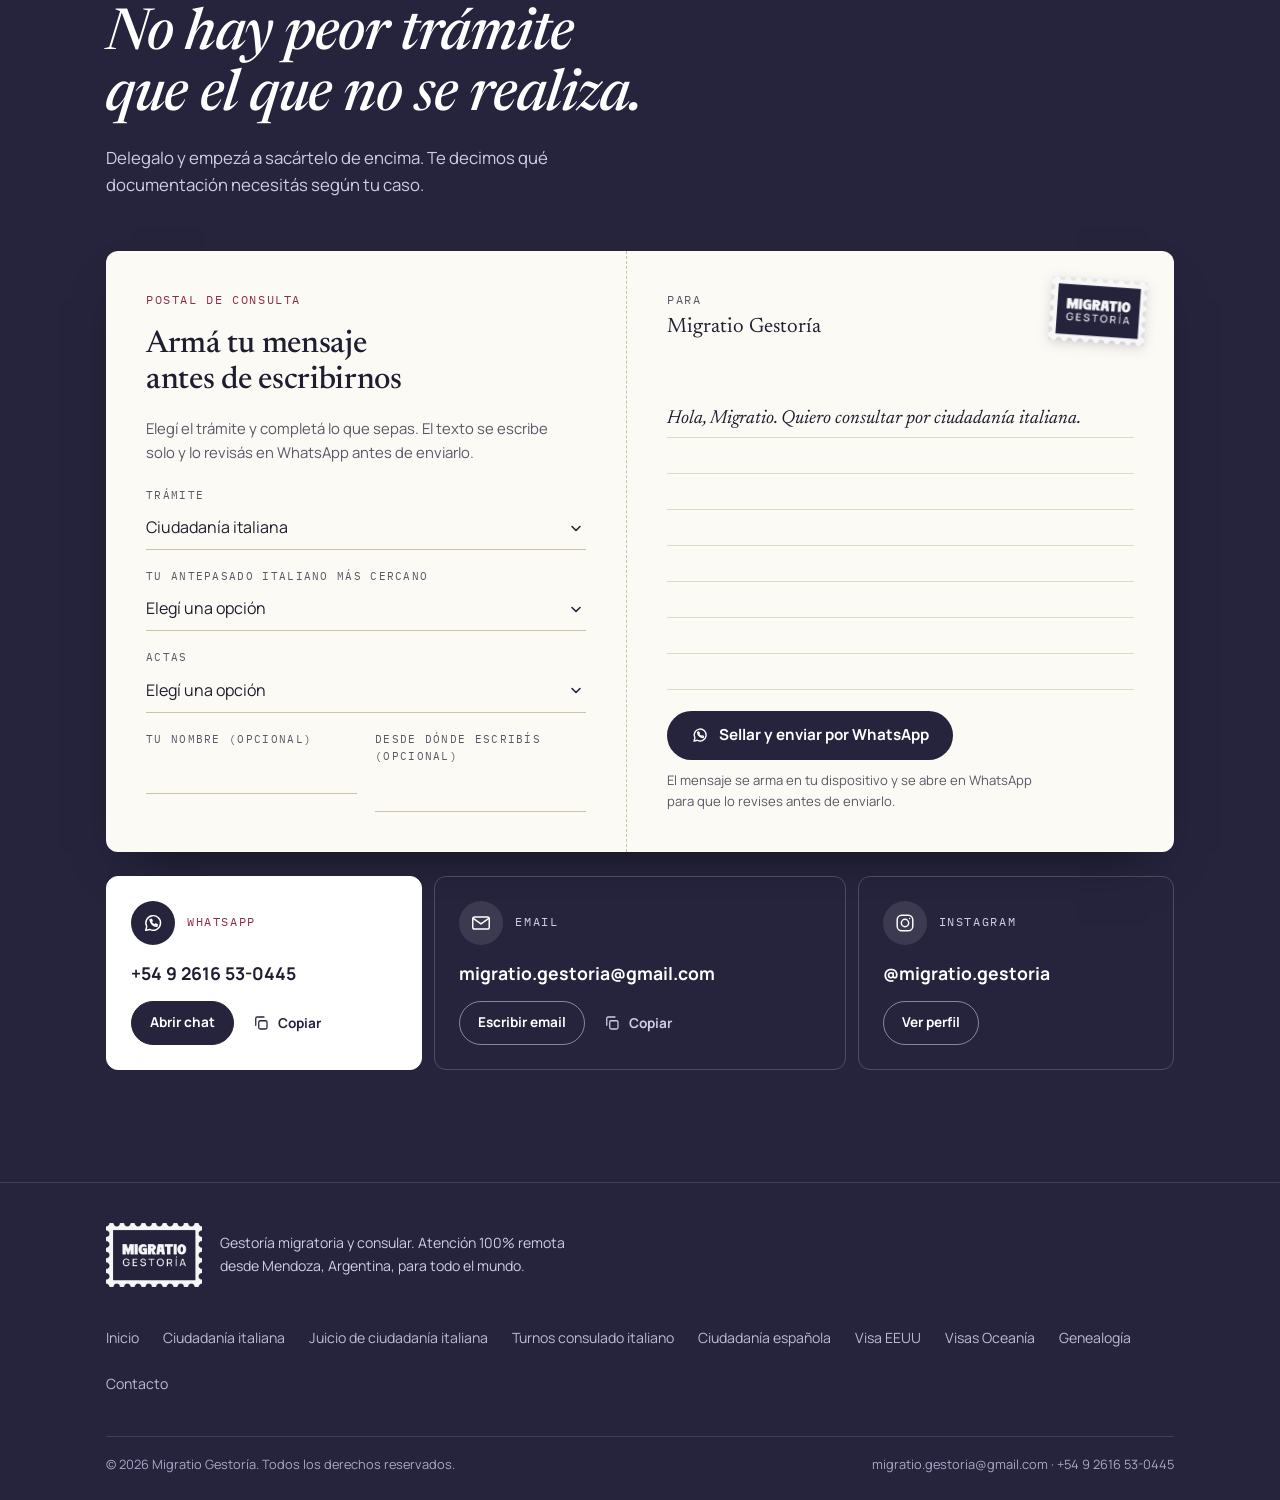
<file: ciudadania-italiana/index.html>
<!doctype html>
<html lang="es">
<head>
<meta charset="utf-8">
<meta name="viewport" content="width=device-width, initial-scale=1, viewport-fit=cover">
<meta name="format-detection" content="telephone=no">
<title>Ciudadanía italiana por vía consular para hijos y nietos · Migratio Gestoría</title>
<meta name="description" content="Si tu padre, madre, abuelo o abuela tiene, o tenía al morir, solo la ciudadanía italiana, el reconocimiento va por vía consular. Te decimos qué pide tu consulado, gestionamos el turno y armamos la carpeta completa.">
<meta name="theme-color" content="#efe6d3">
<link rel="icon" href="../favicon.ico?v=2" sizes="any">
<link rel="icon" type="image/png" sizes="32x32" href="../favicon-32.png?v=2">
<link rel="icon" type="image/png" sizes="16x16" href="../favicon-16.png?v=2">
<link rel="apple-touch-icon" href="../apple-touch-icon.png?v=2">
<link rel="canonical" href="https://migratiogestoria.com/ciudadania-italiana/">
<meta property="og:type" content="website">
<meta property="og:locale" content="es_AR">
<meta property="og:site_name" content="Migratio Gestoría">
<meta property="og:title" content="Ciudadanía italiana por vía consular, para hijos y nietos de italianos">
<meta property="og:description" content="Si tu padre, madre, abuelo o abuela tiene, o tenía al morir, solo la ciudadanía italiana, el reconocimiento va por vía consular. Te decimos qué pide tu consulado, gestionamos el turno y armamos la carpeta completa.">
<meta property="og:url" content="https://migratiogestoria.com/ciudadania-italiana/">
<meta property="og:image" content="https://migratiogestoria.com/og-migratio.jpg">
<meta name="twitter:card" content="summary_large_image">
<script type="application/ld+json">
[
 {
  "@context": "https://schema.org",
  "@type": "BreadcrumbList",
  "itemListElement": [
   {
    "@type": "ListItem",
    "position": 1,
    "name": "Inicio",
    "item": "https://migratiogestoria.com/"
   },
   {
    "@type": "ListItem",
    "position": 2,
    "name": "Ciudadanía italiana",
    "item": "https://migratiogestoria.com/ciudadania-italiana/"
   }
  ]
 },
 {
  "@context": "https://schema.org",
  "@type": "Service",
  "name": "Reconocimiento de ciudadanía italiana por vía consular",
  "serviceType": "Reconocimiento de ciudadanía italiana por vía consular",
  "areaServed": "Worldwide",
  "url": "https://migratiogestoria.com/ciudadania-italiana/",
  "provider": {
   "@type": "ProfessionalService",
   "name": "Migratio Gestoría",
   "url": "https://migratiogestoria.com/",
   "telephone": "+5492616530445",
   "email": "migratio.gestoria@gmail.com"
  }
 },
 {
  "@context": "https://schema.org",
  "@type": "FAQPage",
  "mainEntity": [
   {
    "@type": "Question",
    "name": "¿Qué requisitos me van a pedir?",
    "acceptedAnswer": {
     "@type": "Answer",
     "text": "Depende de tu caso y del consulado. En la consulta inicial revisamos tu línea y te decimos exactamente qué documentación necesitás."
    }
   },
   {
    "@type": "Question",
    "name": "Mi ascendiente italiano es mi bisabuelo, ¿puedo ir por consulado?",
    "acceptedAnswer": {
     "@type": "Answer",
     "text": "No, salvo que hayas presentado la solicitud o tuvieras turno asignado antes de las 23:59 (hora de Roma) del 27/03/2025. La Legge 74/2025 (Decreto Tajani) exige un padre, madre, abuelo o abuela con ciudadanía exclusivamente italiana, y en 2026 la Corte Constitucional confirmó la reforma (sentencia 63/2026)."
    }
   },
   {
    "@type": "Question",
    "name": "¿Qué pasa después de que me reconocen la ciudadanía?",
    "acceptedAnswer": {
     "@type": "Answer",
     "text": "Tenés que inscribirte en el AIRE, el registro de italianos residentes en el exterior, y con eso podés tramitar el pasaporte. Te acompañamos en los dos pasos."
    }
   },
   {
    "@type": "Question",
    "name": "¿Qué cambia en 2029?",
    "acceptedAnswer": {
     "@type": "Answer",
     "text": "Desde el 1 de enero de 2029, las solicitudes de reconocimiento presentadas desde el exterior dejan de hacerse en los consulados y pasan a una oficina central del Ministerio de Relaciones Exteriores en Roma, con documentación original en papel enviada por correo. Los consulados conservan funciones más limitadas."
    }
   },
   {
    "@type": "Question",
    "name": "¿Puedo sacar la carta de identidad electrónica (CIE) desde Argentina?",
    "acceptedAnswer": {
     "@type": "Answer",
     "text": "Sí, si estás inscripto en el AIRE. El turno se pide solo por Prenot@mi y hay que presentarse en persona en el consulado el día del turno; la tarjeta llega por correo. Para mayores de edad vale 10 años."
    }
   },
   {
    "@type": "Question",
    "name": "¿Qué es Fast It y cómo entro?",
    "acceptedAnswer": {
     "@type": "Answer",
     "text": "Es el portal de servicios consulares para italianos residentes en el exterior: inscripción en el AIRE, cambio de domicilio, código fiscal y consulta de tu ficha consular. Hasta el 31/12/2028 se puede entrar con usuario y contraseña, y quien ya está registrado puede usarlos hasta el 31/03/2029; después hará falta SPID o CIE."
    }
   },
   {
    "@type": "Question",
    "name": "¿Trabajan con cualquier consulado?",
    "acceptedAnswer": {
     "@type": "Answer",
     "text": "Sí. Gestionamos trámites en consulados italianos de toda Argentina y del mundo, con atención 100% remota."
    }
   }
  ]
 }
]
</script>
<link rel="preconnect" href="https://fonts.googleapis.com">
<link rel="preconnect" href="https://fonts.gstatic.com" crossorigin>
<link href="https://fonts.googleapis.com/css2?family=Newsreader:ital,opsz,wght@0,6..72,400;0,6..72,500;1,6..72,400;1,6..72,500&family=Manrope:wght@400;500;600;700;800&family=IBM+Plex+Mono:wght@500&display=swap" rel="stylesheet">
<link rel="stylesheet" href="../site.css">
<!-- Google Analytics (GA4) -->
<script async src="https://www.googletagmanager.com/gtag/js?id=G-LXLH3B2WEY"></script>
<script>
  window.dataLayer = window.dataLayer || [];
  function gtag(){dataLayer.push(arguments);}
  gtag('js', new Date());
  gtag('config', 'G-LXLH3B2WEY');
  // Clics de contacto: WhatsApp es la conversión del sitio.
  document.addEventListener('click', function (e) {
    var a = e.target.closest && e.target.closest('a[href]');
    if (!a) return;
    var href = a.getAttribute('href') || '';
    var evento = /wa\.me|api\.whatsapp\.com/.test(href) ? 'whatsapp_click'
               : href.indexOf('mailto:') === 0 ? 'email_click' : null;
    if (!evento) return;
    var sec = a.closest('section[id], header, footer, nav') || a.closest('[id]') || a.closest('section, div[class]');
    gtag('event', evento, {
      link_text: (a.textContent || a.getAttribute('aria-label') || '').trim().slice(0, 60),
      link_id: a.id || '',
      seccion: sec ? (sec.id || (sec.className || '').toString().split(' ')[0] || sec.tagName.toLowerCase()) : ''
    });
  }, true);
</script>
</head>
<body>
<svg style="display:none" aria-hidden="true">
  <symbol id="ic-passport" viewBox="0 0 24 24"><rect x="4" y="3" width="16" height="18" rx="2"/><circle cx="12" cy="9" r="2.3"/><path d="M8 14h8M8 17h8"/></symbol>
  <symbol id="ic-search" viewBox="0 0 24 24"><circle cx="10" cy="10" r="6.5"/><path d="M15 15l5.5 5.5"/></symbol>
  <symbol id="ic-doc" viewBox="0 0 24 24"><path d="M6 3h8l4 4v14a1 1 0 0 1-1 1H6a1 1 0 0 1-1-1V4a1 1 0 0 1 1-1z"/><path d="M14 3v4h4"/><path d="M8 13h8M8 16.5h8"/></symbol>
  <symbol id="ic-stamp" viewBox="0 0 24 24"><circle cx="12" cy="9" r="5.5"/><path d="M9.5 9l1.8 1.8L14.8 7"/><path d="M8.5 19l1-4.5M15.5 19l-1-4.5"/></symbol>
  <symbol id="ic-scale" viewBox="0 0 24 24"><path d="M12 3v3"/><path d="M4 6h16"/><path d="M6 6l-3 6a3 3 0 0 0 6 0l-3-6z"/><path d="M18 6l-3 6a3 3 0 0 0 6 0l-3-6z"/><path d="M12 9v10M8 21h8"/></symbol>
  <symbol id="ic-home" viewBox="0 0 24 24"><path d="M4 11.5L12 4l8 7.5"/><path d="M6 10v9a1 1 0 0 0 1 1h10a1 1 0 0 0 1-1v-9"/><path d="M10 20v-5h4v5"/></symbol>
  <symbol id="ic-globe" viewBox="0 0 24 24"><circle cx="12" cy="12" r="8.5"/><path d="M3.5 12h17M12 3.5c2.8 2.6 2.8 14.4 0 17M12 3.5c-2.8 2.6-2.8 14.4 0 17"/></symbol>
  <symbol id="ic-shield" viewBox="0 0 24 24"><path d="M12 3l7 3v6c0 4.5-3 7.5-7 9-4-1.5-7-4.5-7-9V6l7-3z"/><path d="M9 12l2 2 4-4.5"/></symbol>
  <symbol id="ic-plane" viewBox="0 0 24 24"><path d="M21 3L3 10.5l6.5 2.5L12 20l3-6 6-11z"/></symbol>
  <symbol id="ic-briefcase" viewBox="0 0 24 24"><rect x="3" y="8" width="18" height="11" rx="1.5"/><path d="M8 8V6a2 2 0 0 1 2-2h4a2 2 0 0 1 2 2v2"/><path d="M3 13h18"/></symbol>
  <symbol id="ic-rings" viewBox="0 0 24 24"><circle cx="9" cy="13" r="4"/><circle cx="15" cy="13" r="4"/></symbol>
  <symbol id="ic-chat" viewBox="0 0 24 24"><path d="M4 5h16v11H8l-4 4V5z"/><path d="M8 9h8M8 12.5h5"/></symbol>
  <symbol id="ic-calendar" viewBox="0 0 24 24"><rect x="3.5" y="5" width="17" height="15" rx="2"/><path d="M3.5 9.5h17M8 3v4M16 3v4"/><path d="M8.5 14l1.8 1.8L14 12"/></symbol>
  <symbol id="ic-clock" viewBox="0 0 24 24"><circle cx="12" cy="12" r="8.5"/><path d="M12 7v5l3.5 2"/></symbol>
  <symbol id="ic-alert" viewBox="0 0 24 24"><path d="M12 3.5l9 16H3l9-16z"/><path d="M12 10v4.5M12 17.2v.1"/></symbol>
  <symbol id="ic-arrow" viewBox="0 0 24 24"><path d="M5 12h14M13 6l6 6-6 6"/></symbol>
  <symbol id="ic-mail" viewBox="0 0 24 24"><rect x="3" y="5.5" width="18" height="13" rx="2"/><path d="M3.5 7l8.5 6 8.5-6"/></symbol>
  <symbol id="ic-ig" viewBox="0 0 24 24"><rect x="3.5" y="3.5" width="17" height="17" rx="5"/><circle cx="12" cy="12" r="4"/><path d="M17 7h.01"/></symbol>
  <symbol id="ic-copy" viewBox="0 0 24 24"><rect x="9" y="9" width="11" height="11" rx="2"/><path d="M5 15V6a2 2 0 0 1 2-2h9"/></symbol>
  <symbol id="ic-check" viewBox="0 0 24 24"><path d="M5 12.5l4.5 4.5L19 7.5"/></symbol>
  <symbol id="ic-wa" viewBox="0 0 24 24"><path d="M4 20l1.2-4.2A8 8 0 1 1 8.4 19z"/><path d="M9.2 8.6c.3 2.4 2 4.6 4.6 5.6l1-1.1 1.8.8-.4 1.6c-3.6.2-7.2-3.2-7.4-7l1.5-.5.8 1.8z"/></symbol>
</svg>

<a class="skip" href="#top">Saltar al contenido</a>

<header class="site">
  <div class="wrap nav-row">
    <a href="../" class="brand" aria-label="Migratio Gestoría, inicio"><img src="../logo-v3.png" alt="Migratio Gestoría"></a>
    <nav class="links" aria-label="Secciones">
      <div class="dd">
        <button class="dd-btn" type="button" aria-expanded="false" aria-controls="dd-italia">Italia<svg class="dd-chev" viewBox="0 0 12 12" aria-hidden="true"><path d="M2.5 4.5L6 8l3.5-3.5"/></svg></button>
        <div class="dd-menu" id="dd-italia">
          <a href="../ciudadania-italiana/"><b>Ciudadanía italiana</b><span>Por descendencia, vía consular</span></a>
          <a href="../juicio-ciudadania-italiana/"><b>Juicio de ciudadanía</b><span>Vía judicial ante tribunales italianos</span></a>
          <a href="../turnos-consulado-italiano/"><b>Turnos en el consulado</b><span>Pasaporte, CIE, ciudadanía e hijos menores</span></a>
          <a href="../solicitud-turno/"><b>Solicitar turno en línea</b><span>Cargá tus datos y te contactamos</span></a>
        </div>
      </div>
      <a href="../ciudadania-espanola/">España</a>
      <div class="dd">
        <button class="dd-btn" type="button" aria-expanded="false" aria-controls="dd-visas">Visas<svg class="dd-chev" viewBox="0 0 12 12" aria-hidden="true"><path d="M2.5 4.5L6 8l3.5-3.5"/></svg></button>
        <div class="dd-menu" id="dd-visas">
          <a href="../visa-estados-unidos/"><b>Estados Unidos</b><span>Visa de turista y formulario DS-160</span></a>
          <a href="../visas-oceania/"><b>Australia, Nueva Zelanda y Bali</b><span>Turismo, Working Holiday y estudio</span></a>
        </div>
      </div>
      <a href="../#genealogia">Genealogía</a>
      <a href="../#tramites">Todos los trámites</a>
    </nav>
    <div class="nav-actions">
      <a class="btn btn-primary nav-cta" href="#contacto">Contacto</a>
      <button class="menu-btn" id="menu-btn" aria-expanded="false" aria-controls="mnav" aria-label="Abrir menú">
        <svg viewBox="0 0 24 24" aria-hidden="true"><path d="M4 7h16M4 12h16M4 17h16"/></svg>
      </button>
    </div>
  </div>
  <nav class="mnav" id="mnav" aria-label="Secciones" hidden>
    <div class="wrap">
      <a href="../">Inicio</a>
      <span class="mnav-h mono">Italia</span>
      <a class="sub" href="../ciudadania-italiana/">Ciudadanía italiana</a>
      <a class="sub" href="../juicio-ciudadania-italiana/">Juicio de ciudadanía</a>
      <a class="sub" href="../turnos-consulado-italiano/">Turnos en el consulado</a>
      <a class="sub" href="../solicitud-turno/">Solicitar turno en línea</a>
      <span class="mnav-h mono">España</span>
      <a class="sub" href="../ciudadania-espanola/">Ciudadanía española</a>
      <span class="mnav-h mono">Visas</span>
      <a class="sub" href="../visa-estados-unidos/">Estados Unidos</a>
      <a class="sub" href="../visas-oceania/">Australia, Nueva Zelanda y Bali</a>
      <span class="mnav-h mono">Más</span>
      <a class="sub" href="../#genealogia">Genealogía</a>
      <a class="sub" href="../#tramites">Todos los trámites</a>
      <a class="sub" href="../#proceso">Cómo trabajamos</a>
      <a class="sub" href="../#faq">Preguntas frecuentes</a>
      <a href="#contacto">Contacto</a>
    </div>
  </nav>
</header>

<main id="top">
  <section class="page-hero">
    <div class="wrap">
      <div>
        <nav class="crumbs" aria-label="Ruta"><a href="../">Inicio</a><span aria-hidden="true">›</span><span>Ciudadanía italiana</span></nav>
        <span class="mono kicker">Vía consular · Italia</span>
        <h1>Ciudadanía italiana por vía consular, para hijos y nietos de italianos</h1>
        <p class="lead">Si tu padre, madre, abuelo o abuela tiene, o tenía al morir, solo la ciudadanía italiana, el reconocimiento se tramita ante el consulado italiano que te corresponde (Legge 74/2025). Los requisitos cambian según cada caso y cada consulado: te decimos exactamente qué te piden y armamos la carpeta completa.</p>
        <div class="page-cta">
          <a class="btn btn-primary" href="https://wa.me/5492616530445" target="_blank" rel="noopener"><svg aria-hidden="true"><use href="#ic-wa"/></svg>Consultar mi caso</a>
          <a class="btn btn-outline" href="#que-hacemos">Qué hacemos</a>
        </div>
      </div>
      <img class="hero-flag" src="../stamp-italia.svg" alt="">
    </div>
  </section>

  <section class="block">
    <div class="wrap split">
      <div class="head" style="margin-bottom:0">
        <span class="mono kicker">¿Qué vía te corresponde?</span>
        <h2>Depende de quién sea tu ascendiente italiano</h2>
        <p>La línea se cuenta desde vos hasta la persona con ciudadanía italiana.</p>
      </div>
      <ul class="check-list">
        <li><svg class="ico" aria-hidden="true"><use href="#ic-passport"/></svg><span><b>Padre, madre, abuelo o abuela con ciudadanía exclusivamente italiana:</b> reconocimiento por vía consular.</span></li>
        <li><svg class="ico" aria-hidden="true"><use href="#ic-alert"/></svg><span><b>Si esa persona tuvo otra ciudadanía:</b> hay que revisar el caso. La ley también admite que tu padre o madre, ya siendo italiano/a, haya residido 2 años seguidos en Italia antes de tu nacimiento.</span></li>
        <li><svg class="ico" aria-hidden="true"><use href="#ic-scale"/></svg><span><b>Bisabuelo o anterior:</b> solo quedan a salvo las solicitudes, turnos asignados o demandas anteriores al 27/03/2025. <a class="more" href="../juicio-ciudadania-italiana/">Ver qué pasa con el juicio</a></span></li>
        <li><svg class="ico" aria-hidden="true"><use href="#ic-chat"/></svg><span><b>¿No sabés en qué generación está?</b> Hacemos investigación genealógica completa: registros civiles, libros físicos, archivos y cementerios, hasta reconstruir la línea.</span></li>
      </ul>
    </div>
  </section>

  <section class="block" style="padding-block:0 clamp(48px,7vw,80px)">
    <div class="wrap">
      <div class="note" style="background:var(--paper)">
        <svg class="ico" aria-hidden="true"><use href="#ic-alert"/></svg>
        <span><b>Desde 2029 cambia el trámite.</b> A partir del 1 de enero de 2029, las solicitudes de reconocimiento presentadas desde el exterior se centralizan en una oficina del Ministerio de Relaciones Exteriores en Roma, con la documentación original en papel enviada por correo. Hasta entonces se presentan en el consulado. Si tu caso va por vía consular, conviene iniciarlo antes de ese cambio.</span>
      </div>
    </div>
  </section>

  <section id="que-hacemos" class="block alt">
    <div class="wrap">
      <div class="head">
        <span class="mono kicker">Qué hacemos</span>
        <h2>Del turno al pasaporte</h2>
        <p>Cada consulado tiene sus propios requisitos. Los revisamos para tu caso antes de armar nada.</p>
      </div>
      <div class="req-grid">
        <div class="req">
          <svg class="ico" aria-hidden="true"><use href="#ic-calendar"/></svg>
          <span class="mono">Turno</span>
          <h3>Gestión del turno</h3>
          <p>Nos ocupamos del turno consular para presentar tu carpeta.</p>
        </div>
        <div class="req">
          <svg class="ico" aria-hidden="true"><use href="#ic-search"/></svg>
          <span class="mono">Genealogía</span>
          <h3>Investigación genealógica</h3>
          <p>Registros civiles, libros físicos, archivos y cementerios, en Argentina y en Italia.</p>
        </div>
        <div class="req">
          <svg class="ico" aria-hidden="true"><use href="#ic-shield"/></svg>
          <span class="mono">Carpeta</span>
          <h3>Documentación en condiciones</h3>
          <p>Traducciones, apostillas y revisión de cada documento según lo que pide tu consulado.</p>
        </div>
        <div class="req">
          <svg class="ico" aria-hidden="true"><use href="#ic-passport"/></svg>
          <span class="mono">Después</span>
          <h3>AIRE y pasaporte</h3>
          <p>Una vez reconocida la ciudadanía, gestionamos la inscripción en el AIRE y el pasaporte.</p>
        </div>
      </div>
    </div>
  </section>

  <section class="block">
    <div class="wrap split">
      <div class="head" style="margin-bottom:0">
        <span class="mono kicker">Otros trámites con Italia</span>
        <h2>También te acompañamos con</h2>
      </div>
      <ul class="check-list">
        <li><svg class="ico" aria-hidden="true"><use href="#ic-rings"/></svg><span><b>Ciudadanía por matrimonio:</b> 3 años de matrimonio (2 si viven en Italia, la mitad con hijos) y certificado B1.</span></li>
        <li><svg class="ico" aria-hidden="true"><use href="#ic-shield"/></svg><span><b>Carta de identidad electrónica (CIE):</b> turno en Prenot@mi y documentación lista para el consulado. <a class="more" href="../turnos-consulado-italiano/#cie">Ver turnos de CIE</a></span></li>
        <li><svg class="ico" aria-hidden="true"><use href="#ic-calendar"/></svg><span><b>Turnos en Prenot@mi</b> para pasaporte, CIE y ciudadanía, con modalidad exprés. <a class="more" href="../turnos-consulado-italiano/">Ver plazos y cómo trabajamos</a></span></li>
        <li><svg class="ico" aria-hidden="true"><use href="#ic-globe"/></svg><span><b>Gestiones en Fast It:</b> inscripción en el AIRE, cambio de domicilio y código fiscal.</span></li>
        <li><svg class="ico" aria-hidden="true"><use href="#ic-doc"/></svg><span><b>Inscripción de menores</b> ante el consulado, y ciudadanía de hijos menores por declaración de los padres. <a class="more" href="../turnos-consulado-italiano/#menores">Ver requisitos y plazos</a></span></li>
        <li><svg class="ico" aria-hidden="true"><use href="#ic-home"/></svg><span><b>Actualización de domicilio y estado civil.</b> No declararlos, igual que no inscribirte en el AIRE, puede costarte hasta €5.000 en multas.</span></li>
        <li><svg class="ico" aria-hidden="true"><use href="#ic-stamp"/></svg><span><b>Traducciones, asseverazioni y doble apostilla.</b> </span></li>
        <li><svg class="ico" aria-hidden="true"><use href="#ic-shield"/></svg><span><b>Dichiarazione di valore</b> de tu título, para estudiar o tramitar equivalencias en Italia.</span></li>
      </ul>
    </div>
  </section>

  <section class="block" style="padding-block:0 clamp(48px,7vw,80px)">
    <div class="wrap">
      <div class="note" style="background:var(--paper)">
        <svg class="ico" aria-hidden="true"><use href="#ic-alert"/></svg>
        <span><b>Acceso a Fast It, el portal consular.</b> Por el D.L. 200/2025, hasta el 31/12/2028 se puede entrar con usuario y contraseña, sin SPID ni CIE; quien ya está registrado puede seguir usando esas credenciales hasta el 31/03/2029. Al entrar por primera vez con SPID o CIE, el usuario y la contraseña se desactivan, sin perder tu ficha consular ni los trámites pendientes. Si el SPID falla, podés entrar con la CIE. El certificado de código fiscal que se descarga de Fast It sirve para pedir el SPID.</span>
      </div>
    </div>
  </section>

  <section class="block alt">
    <div class="wrap">
      <div class="head">
        <span class="mono kicker">Cómo trabajamos</span>
        <h2>Un trámite, cuatro etapas claras</h2>
      </div>
      <ol class="steps">
        <li class="step"><span class="num">01</span><h3>Consulta inicial</h3><p>Revisamos tu línea y confirmamos que tu caso va por vía consular.</p></li>
        <li class="step"><span class="num">02</span><h3>Relevamiento documental</h3><p>Búsqueda y verificación de actas, traducciones y apostillas.</p></li>
        <li class="step"><span class="num">03</span><h3>Turno y presentación</h3><p>Gestionamos el turno y preparamos la carpeta según tu consulado.</p></li>
        <li class="step"><span class="num">04</span><h3>Después del reconocimiento</h3><p>AIRE, pasaporte e inscripción de tus hijos, si corresponde.</p></li>
      </ol>
    </div>
  </section>

  <section id="faq" class="block faq">
    <div class="wrap">
      <div class="head">
        <span class="mono kicker">Preguntas frecuentes</span>
        <h2>Dudas frecuentes sobre la vía consular</h2>
      </div>
      <div class="faq-list">
        <details>
          <summary>¿Qué requisitos me van a pedir?<span class="pm" aria-hidden="true"><svg viewBox="0 0 12 12"><path d="M6 1v10M1 6h10"/></svg></span></summary>
          <p>Depende de tu caso y del consulado. En la consulta inicial revisamos tu línea y te decimos exactamente qué documentación necesitás.</p>
        </details>
        <details>
          <summary>Mi ascendiente italiano es mi bisabuelo, ¿puedo ir por consulado?<span class="pm" aria-hidden="true"><svg viewBox="0 0 12 12"><path d="M6 1v10M1 6h10"/></svg></span></summary>
          <p>No, salvo que hayas presentado la solicitud o tuvieras turno asignado antes de las 23:59 (hora de Roma) del 27/03/2025. La Legge 74/2025 (Decreto Tajani) exige un padre, madre, abuelo o abuela con ciudadanía exclusivamente italiana, y en 2026 la Corte Constitucional confirmó la reforma (sentencia 63/2026).</p>
        </details>
        <details>
          <summary>¿Qué pasa después de que me reconocen la ciudadanía?<span class="pm" aria-hidden="true"><svg viewBox="0 0 12 12"><path d="M6 1v10M1 6h10"/></svg></span></summary>
          <p>Tenés que inscribirte en el AIRE, el registro de italianos residentes en el exterior, y con eso podés tramitar el pasaporte. Te acompañamos en los dos pasos.</p>
        </details>
        <details>
          <summary>¿Qué cambia en 2029?<span class="pm" aria-hidden="true"><svg viewBox="0 0 12 12"><path d="M6 1v10M1 6h10"/></svg></span></summary>
          <p>Desde el 1 de enero de 2029, las solicitudes de reconocimiento presentadas desde el exterior dejan de hacerse en los consulados y pasan a una oficina central del Ministerio de Relaciones Exteriores en Roma, con documentación original en papel enviada por correo. Los consulados conservan funciones más limitadas.</p>
        </details>
        <details>
          <summary>¿Puedo sacar la carta de identidad electrónica (CIE) desde Argentina?<span class="pm" aria-hidden="true"><svg viewBox="0 0 12 12"><path d="M6 1v10M1 6h10"/></svg></span></summary>
          <p>Sí, si estás inscripto en el AIRE. El turno se pide solo por Prenot@mi y hay que presentarse en persona en el consulado el día del turno; la tarjeta llega por correo. Para mayores de edad vale 10 años.</p>
        </details>
        <details>
          <summary>¿Qué es Fast It y cómo entro?<span class="pm" aria-hidden="true"><svg viewBox="0 0 12 12"><path d="M6 1v10M1 6h10"/></svg></span></summary>
          <p>Es el portal de servicios consulares para italianos residentes en el exterior: inscripción en el AIRE, cambio de domicilio, código fiscal y consulta de tu ficha consular. Hasta el 31/12/2028 se puede entrar con usuario y contraseña, y quien ya está registrado puede usarlos hasta el 31/03/2029; después hará falta SPID o CIE.</p>
        </details>
        <details>
          <summary>¿Trabajan con cualquier consulado?<span class="pm" aria-hidden="true"><svg viewBox="0 0 12 12"><path d="M6 1v10M1 6h10"/></svg></span></summary>
          <p>Sí. Gestionamos trámites en consulados italianos de toda Argentina y del mundo, con atención 100% remota.</p>
        </details>
      </div>
    </div>
  </section>

  <section id="contacto" class="block contacto">
    <div class="wrap">
      <div class="head">
        <span class="mono kicker">Contacto</span>
        <h2 class="slogan-line">No hay peor trámite que el que no se realiza.</h2>
        <p>Delegalo y empezá a sacártelo de encima. Te decimos qué documentación necesitás según tu caso.</p>
      </div>
      <div class="postal" id="postal">
        <div class="pc-form">
          <span class="mono">Postal de consulta</span>
          <h3>Armá tu mensaje antes de escribirnos</h3>
          <p>Elegí el trámite y completá lo que sepas. El texto se escribe solo y lo revisás en WhatsApp antes de enviarlo.</p>
          <label class="pf"><span>Trámite</span>
            <select id="pc-tramite">
              <option value="">Elegí un trámite</option>
              <option value="italiana">Ciudadanía italiana</option>
              <option value="juicio">Juicio de ciudadanía italiana</option>
              <option value="espanola">Ciudadanía española</option>
              <option value="argentina">Ciudadanía argentina</option>
              <option value="eeuu">Visa para Estados Unidos</option>
              <option value="oceania">Visas para Oceanía y Bali</option>
              <option value="documentos">Actas, apostillas o traducciones</option>
              <option value="otro">Otro trámite</option>
            </select>
          </label>
          <div class="pc-extra" id="pc-extra"></div>
          <div class="pc-row">
            <label class="pf"><span>Tu nombre (opcional)</span><input id="pc-nombre" type="text" maxlength="60" autocomplete="given-name"></label>
            <label class="pf"><span>Desde dónde escribís (opcional)</span><input id="pc-lugar" type="text" maxlength="60" autocomplete="address-level2"></label>
          </div>
        </div>
        <div class="pc-card">
          <img class="pc-stamp" src="../logo-v3.png" alt="" width="96" height="64">
          <svg class="pc-mark" viewBox="6 6 108 108" aria-hidden="true">
            <defs><path id="pc-ring" d="M60,60 m-39,0 a39,39 0 1,1 78,0 a39,39 0 1,1 -78,0"/></defs>
            <circle cx="60" cy="60" r="48" fill="none" stroke="#8c2f45" stroke-width="2"/>
            <circle cx="60" cy="60" r="31" fill="none" stroke="#8c2f45" stroke-width="1.2"/>
            <text font-family="IBM Plex Mono, monospace" font-size="9.5" letter-spacing="2.4" fill="#8c2f45"><textPath href="#pc-ring">MIGRATIO · CONSULTA · MENDOZA ·</textPath></text>
            <text x="60" y="57" text-anchor="middle" font-family="IBM Plex Mono, monospace" font-size="8" letter-spacing="1" fill="#8c2f45">ENVIADO</text>
            <text id="pc-date" x="60" y="70" text-anchor="middle" font-family="IBM Plex Mono, monospace" font-size="7.5" letter-spacing=".6" fill="#8c2f45"></text>
          </svg>
          <div class="pc-to"><span class="mono">Para</span><span>Migratio Gestoría</span></div>
          <p class="pc-text" id="pc-text">Hola, Migratio. Quiero hacer una consulta.</p>
          <div class="pc-send">
            <a class="btn btn-primary" id="pc-send" href="https://wa.me/5492616530445" target="_blank" rel="noopener"><svg aria-hidden="true"><use href="#ic-wa"/></svg>Sellar y enviar por WhatsApp</a>
            <p class="pc-note">El mensaje se arma en tu dispositivo y se abre en WhatsApp para que lo revises antes de enviarlo.</p>
          </div>
        </div>
      </div>
      <div class="contact-grid">
        <div class="contact main">
          <div class="c-top"><span class="c-ico"><svg aria-hidden="true"><use href="#ic-wa"/></svg></span><span class="mono">WhatsApp</span></div>
          <span class="value">+54 9 2616 53-0445</span>
          <div class="actions">
            <a class="chip-btn solid" href="https://wa.me/5492616530445" target="_blank" rel="noopener">Abrir chat</a>
            <button class="copy-link copy" data-copy="+54 9 2616 53-0445" data-what="Número" aria-label="Copiar número"><svg aria-hidden="true"><use href="#ic-copy"/></svg><span class="lbl">Copiar</span></button>
          </div>
          <span class="sr-only copy-status" role="status"></span>
        </div>
        <div class="contact">
          <div class="c-top"><span class="c-ico"><svg aria-hidden="true"><use href="#ic-mail"/></svg></span><span class="mono">Email</span></div>
          <span class="value">migratio.gestoria@gmail.com</span>
          <div class="actions">
            <a class="chip-btn" href="mailto:migratio.gestoria@gmail.com">Escribir email</a>
            <button class="copy-link copy" data-copy="migratio.gestoria@gmail.com" data-what="Email" aria-label="Copiar email"><svg aria-hidden="true"><use href="#ic-copy"/></svg><span class="lbl">Copiar</span></button>
          </div>
          <span class="sr-only copy-status" role="status"></span>
        </div>
        <div class="contact">
          <div class="c-top"><span class="c-ico"><svg aria-hidden="true"><use href="#ic-ig"/></svg></span><span class="mono">Instagram</span></div>
          <span class="value">@migratio.gestoria</span>
          <div class="actions">
            <a class="chip-btn" href="https://instagram.com/migratio.gestoria" target="_blank" rel="noopener">Ver perfil</a>
          </div>
        </div>
      </div>
    </div>
  </section>
</main>

<footer>
  <div class="wrap f-top">
    <div class="f-brand">
      <img src="../logo-v3.png" alt="Migratio Gestoría" width="96" height="64">
      <p>Gestoría migratoria y consular. Atención 100% remota desde Mendoza, Argentina, para todo el mundo.</p>
    </div>
    <nav class="f-links" aria-label="Pie de página">
      <a href="../">Inicio</a>
      <a href="../ciudadania-italiana/">Ciudadanía italiana</a>
      <a href="../juicio-ciudadania-italiana/">Juicio de ciudadanía italiana</a>
      <a href="../turnos-consulado-italiano/">Turnos consulado italiano</a>
      <a href="../ciudadania-espanola/">Ciudadanía española</a>
      <a href="../visa-estados-unidos/">Visa EEUU</a>
      <a href="../visas-oceania/">Visas Oceanía</a>
      <a href="../#genealogia">Genealogía</a>
      <a href="#contacto">Contacto</a>
    </nav>
  </div>
  <div class="wrap f-legal">
    <span>© <span id="year">2026</span> Migratio Gestoría. Todos los derechos reservados.</span>
    <span>migratio.gestoria@gmail.com · +54 9 2616 53-0445</span>
  </div>
</footer>

<script>
  if ('scrollRestoration' in history) history.scrollRestoration = 'manual';
  if (!location.hash) window.scrollTo({ top: 0, left: 0, behavior: 'instant' });
  document.getElementById('year').textContent = new Date().getFullYear();

  // lists enter once when they scroll into view; content stays visible without JS or with reduced motion
  if ('IntersectionObserver' in window && !matchMedia('(prefers-reduced-motion: reduce)').matches) {
    var io = new IntersectionObserver(function (entries) {
      entries.forEach(function (e) { if (e.isIntersecting) { e.target.classList.add('in'); io.unobserve(e.target); } });
    }, { rootMargin: '0px 0px -8% 0px' });
    document.querySelectorAll('.why-grid, .req-grid, .opt-grid, .steps, .contact-grid, .check-list').forEach(function (g) {
      if (g.getBoundingClientRect().top > innerHeight) { g.classList.add('reveal'); io.observe(g); }
    });
  }
  var menuBtn = document.getElementById('menu-btn');
  var mnav = document.getElementById('mnav');
  function setMenu(open) {
    mnav.hidden = !open;
    menuBtn.setAttribute('aria-expanded', open ? 'true' : 'false');
    menuBtn.setAttribute('aria-label', open ? 'Cerrar menú' : 'Abrir menú');
  }
  menuBtn.addEventListener('click', function () { setMenu(mnav.hidden); });
  mnav.querySelectorAll('a').forEach(function (a) { a.addEventListener('click', function () { setMenu(false); }); });
  document.addEventListener('keydown', function (e) { if (e.key === 'Escape' && !mnav.hidden) { setMenu(false); menuBtn.focus(); } });
  document.querySelectorAll('.copy').forEach(function (btn) {
    var lbl = btn.querySelector('.lbl'), use = btn.querySelector('use'), idle = lbl.textContent;
    var status = btn.closest('.contact').querySelector('.copy-status'), timer;
    function done(msg, ok, said) {
      lbl.textContent = msg;
      use.setAttribute('href', ok ? '#ic-check' : '#ic-copy');
      btn.classList.toggle('done', ok);
      status.textContent = said;
      clearTimeout(timer);
      timer = setTimeout(function () {
        lbl.textContent = idle; use.setAttribute('href', '#ic-copy'); btn.classList.remove('done'); status.textContent = '';
      }, 1800);
    }
    function select() {
      var r = document.createRange(); r.selectNodeContents(btn.closest('.contact').querySelector('.value'));
      var s = getSelection(); s.removeAllRanges(); s.addRange(r);
      done('Seleccionado', false, btn.getAttribute('data-what') + ' seleccionado');
    }
    btn.addEventListener('click', function () {
      try {
        navigator.clipboard.writeText(btn.getAttribute('data-copy')).then(function () {
          done('Copiado', true, btn.getAttribute('data-what') + ' copiado');
        }, select);
      } catch (e) { select(); }
    });
  });


  // postal: arma el mensaje de WhatsApp en el dispositivo
  (function () {
    var root = document.getElementById('postal'); if (!root) return;
    var WA = 'https://wa.me/5492616530445?text=';
    var F = {
      antIt: ['Tu antepasado italiano más cercano', [['Padre o madre', 'Mi antepasado italiano más cercano es mi padre o mi madre.'], ['Abuelo o abuela', 'Mi antepasado italiano más cercano es mi abuelo o mi abuela.'], ['Bisabuelo o bisabuela', 'Mi antepasado italiano más cercano es mi bisabuelo o mi bisabuela.'], ['Tatarabuelo o anterior', 'Mi antepasado italiano más cercano es un tatarabuelo o anterior.'], ['Todavía no lo sé', 'Todavía no sé en qué generación está mi antepasado italiano.']]],
      antEs: ['Tu familiar español más cercano', [['Padre o madre', 'Mi familiar español más cercano es mi padre o mi madre.'], ['Abuelo o abuela', 'Mi familiar español más cercano es mi abuelo o mi abuela.'], ['Bisabuelo o anterior', 'Mi familiar español más cercano es un bisabuelo o anterior.'], ['No tengo familiares españoles', 'No tengo familiares españoles.']]],
      actas: ['Actas', [['Tengo todas', 'Tengo todas las actas.'], ['Tengo algunas', 'Tengo algunas actas.'], ['Todavía no tengo ninguna', 'Todavía no tengo actas.'], ['No sé cuáles necesito', 'No sé qué actas necesito.']]],
      sitAr: ['Tu situación', [['Soy hijo/a de argentino/a y nací en el exterior', 'Soy hijo/a de argentino/a y nací en el exterior.'], ['Soy extranjero/a y vivo en Argentina', 'Soy extranjero/a y vivo en Argentina.'], ['Otra situación', '']]],
      eeuu: ['Tipo de trámite', [['Primera visa', 'Sería mi primera visa.'], ['Renovación', 'Quiero renovar mi visa.']]],
      cuando: ['Cuándo viajarías', [['En los próximos 3 meses', 'Viajaría en los próximos 3 meses.'], ['En 3 a 6 meses', 'Viajaría en 3 a 6 meses.'], ['En más de 6 meses', 'Viajaría en más de 6 meses.'], ['Todavía no tengo fecha', 'Todavía no tengo fecha de viaje.']]],
      destOc: ['Destino', [['Australia', 'Mi destino es Australia.'], ['Nueva Zelanda', 'Mi destino es Nueva Zelanda.'], ['Bali', 'Mi destino es Bali.']]],
      pas: ['Pasaporte', [['Argentino', 'Viajaría con pasaporte argentino.'], ['Italiano', 'Viajaría con pasaporte italiano.'], ['Español', 'Viajaría con pasaporte español.']]],
      doc: ['Qué necesitás', [['Búsqueda de actas', 'Necesito una búsqueda de actas.'], ['Rectificación de actas', 'Necesito rectificar un acta.'], ['Apostilla', 'Necesito apostillar documentos.'], ['Traducción', 'Necesito una traducción.']]],
      pais: ['País de los documentos', [['Argentina', 'Los documentos son de Argentina.'], ['Italia', 'Los documentos son de Italia.'], ['España', 'Los documentos son de España.'], ['Otro país', 'Los documentos son de otro país.']]],
      otro: ['Contanos en una línea', null]
    };
    var T = {
      italiana: ['ciudadanía italiana', ['antIt', 'actas']],
      juicio: ['un juicio de ciudadanía italiana', ['antIt', 'actas']],
      espanola: ['ciudadanía española', ['antEs', 'actas']],
      argentina: ['ciudadanía argentina', ['sitAr']],
      eeuu: ['una visa para Estados Unidos', ['eeuu', 'cuando']],
      oceania: ['una visa para Australia, Nueva Zelanda o Bali', ['destOc', 'pas']],
      documentos: ['actas, apostillas o traducciones', ['doc', 'pais']],
      otro: ['otro trámite', ['otro']]
    };
    var sel = document.getElementById('pc-tramite'), extra = document.getElementById('pc-extra');
    var nombre = document.getElementById('pc-nombre'), lugar = document.getElementById('pc-lugar');
    var text = document.getElementById('pc-text'), send = document.getElementById('pc-send');
    function clean(v) { return v.replace(/\s+/g, ' ').trim(); }
    function build() {
      extra.innerHTML = '';
      var t = T[sel.value]; if (!t) return;
      t[1].forEach(function (k) {
        var f = F[k], lab = document.createElement('label'); lab.className = 'pf';
        var sp = document.createElement('span'); sp.textContent = f[0]; lab.appendChild(sp);
        var el;
        if (f[1]) {
          el = document.createElement('select');
          el.appendChild(new Option('Elegí una opción', ''));
          f[1].forEach(function (o, i) { el.appendChild(new Option(o[0], String(i))); });
        } else { el = document.createElement('input'); el.type = 'text'; el.maxLength = 160; }
        el.setAttribute('data-f', k); el.addEventListener('input', compose); el.addEventListener('change', compose);
        lab.appendChild(el); extra.appendChild(lab);
      });
    }
    function compose() {
      var parts = ['Hola, Migratio.'], n = clean(nombre.value), l = clean(lugar.value), t = T[sel.value];
      if (n) parts.push('Soy ' + n + '.');
      parts.push(t ? 'Quiero consultar por ' + t[0] + '.' : 'Quiero hacer una consulta.');
      extra.querySelectorAll('[data-f]').forEach(function (el) {
        var f = F[el.getAttribute('data-f')];
        if (f[1]) { if (el.value !== '') { var s = f[1][+el.value][1]; if (s) parts.push(s); } }
        else { var v = clean(el.value); if (v) parts.push(/[.!?]$/.test(v) ? v : v + '.'); }
      });
      if (l) parts.push('Escribo desde ' + l + '.');
      var msg = parts.join(' ');
      text.textContent = msg;
      send.href = WA + encodeURIComponent(msg);
    }
    var map = { 'ciudadania-italiana': 'italiana', 'juicio-ciudadania-italiana': 'juicio', 'ciudadania-espanola': 'espanola', 'visa-estados-unidos': 'eeuu', 'visas-oceania': 'oceania' };
    var seg = location.pathname.split('/').filter(function (s) { return s && s !== 'index.html'; }).pop();
    if (map[seg]) sel.value = map[seg];
    sel.addEventListener('change', function () { build(); compose(); });
    [nombre, lugar].forEach(function (el) { el.addEventListener('input', compose); });
    build(); compose();
    var meses = ['ENE', 'FEB', 'MAR', 'ABR', 'MAY', 'JUN', 'JUL', 'AGO', 'SEP', 'OCT', 'NOV', 'DIC'], d = new Date();
    var md = document.getElementById('pc-date'); if (md) md.textContent = d.getDate() + ' ' + meses[d.getMonth()] + ' ' + d.getFullYear();
    send.addEventListener('click', function () { root.classList.remove('sent'); void root.offsetWidth; root.classList.add('sent'); });
  })();
</script>
<script>
(function () {
  var bs = document.querySelectorAll('.dd-btn');
  function close(x) { bs.forEach(function (b) { if (b !== x) b.setAttribute('aria-expanded', 'false'); }); }
  bs.forEach(function (b) { b.addEventListener('click', function () { close(b); b.setAttribute('aria-expanded', b.getAttribute('aria-expanded') === 'true' ? 'false' : 'true'); }); });
  document.addEventListener('click', function (e) { if (!e.target.closest('.dd')) close(); });
  document.addEventListener('keydown', function (e) { if (e.key === 'Escape') close(); });
  document.querySelectorAll('nav.links a, .mnav a').forEach(function (a) {
    if (a.hash || a.pathname === '/' || a.pathname !== location.pathname) return;
    a.setAttribute('aria-current', 'page');
    var d = a.closest('.dd'); if (d) d.classList.add('cur');
  });
})();
</script>
</body>
</html>
</file>
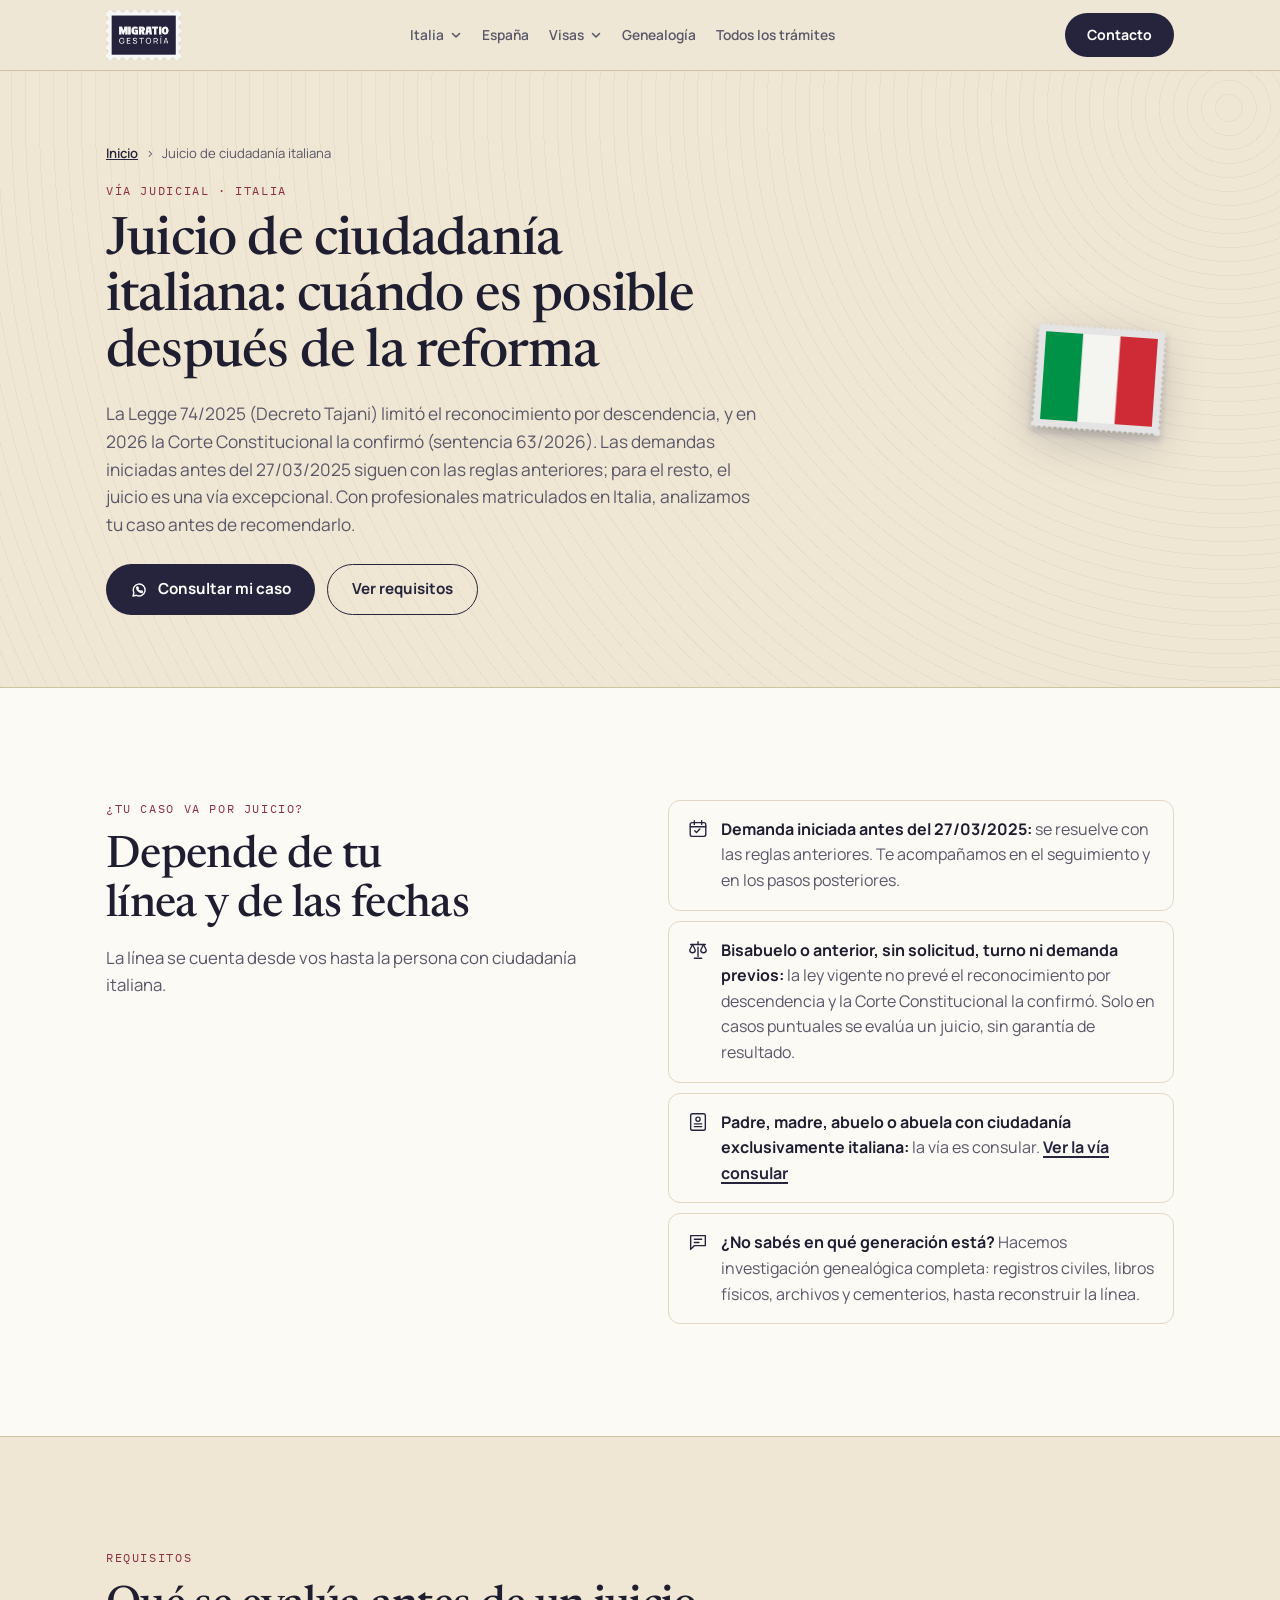
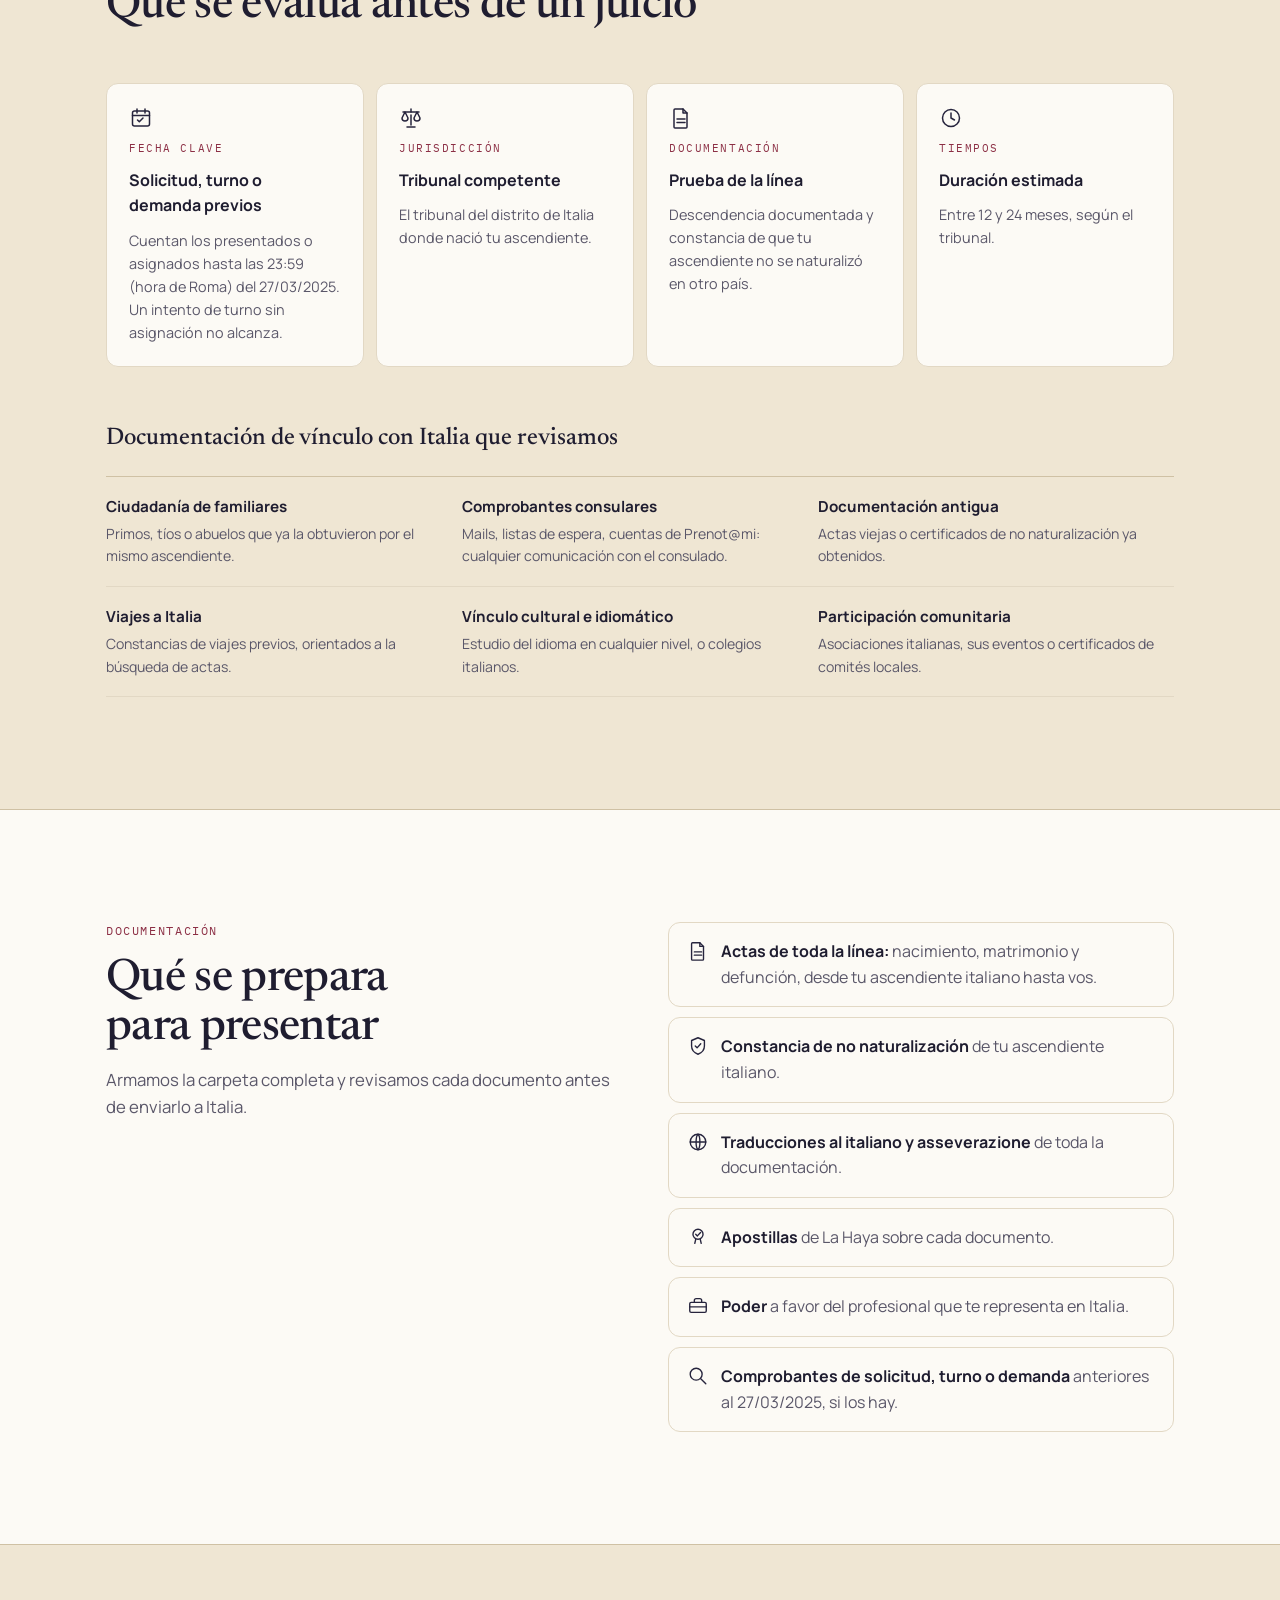
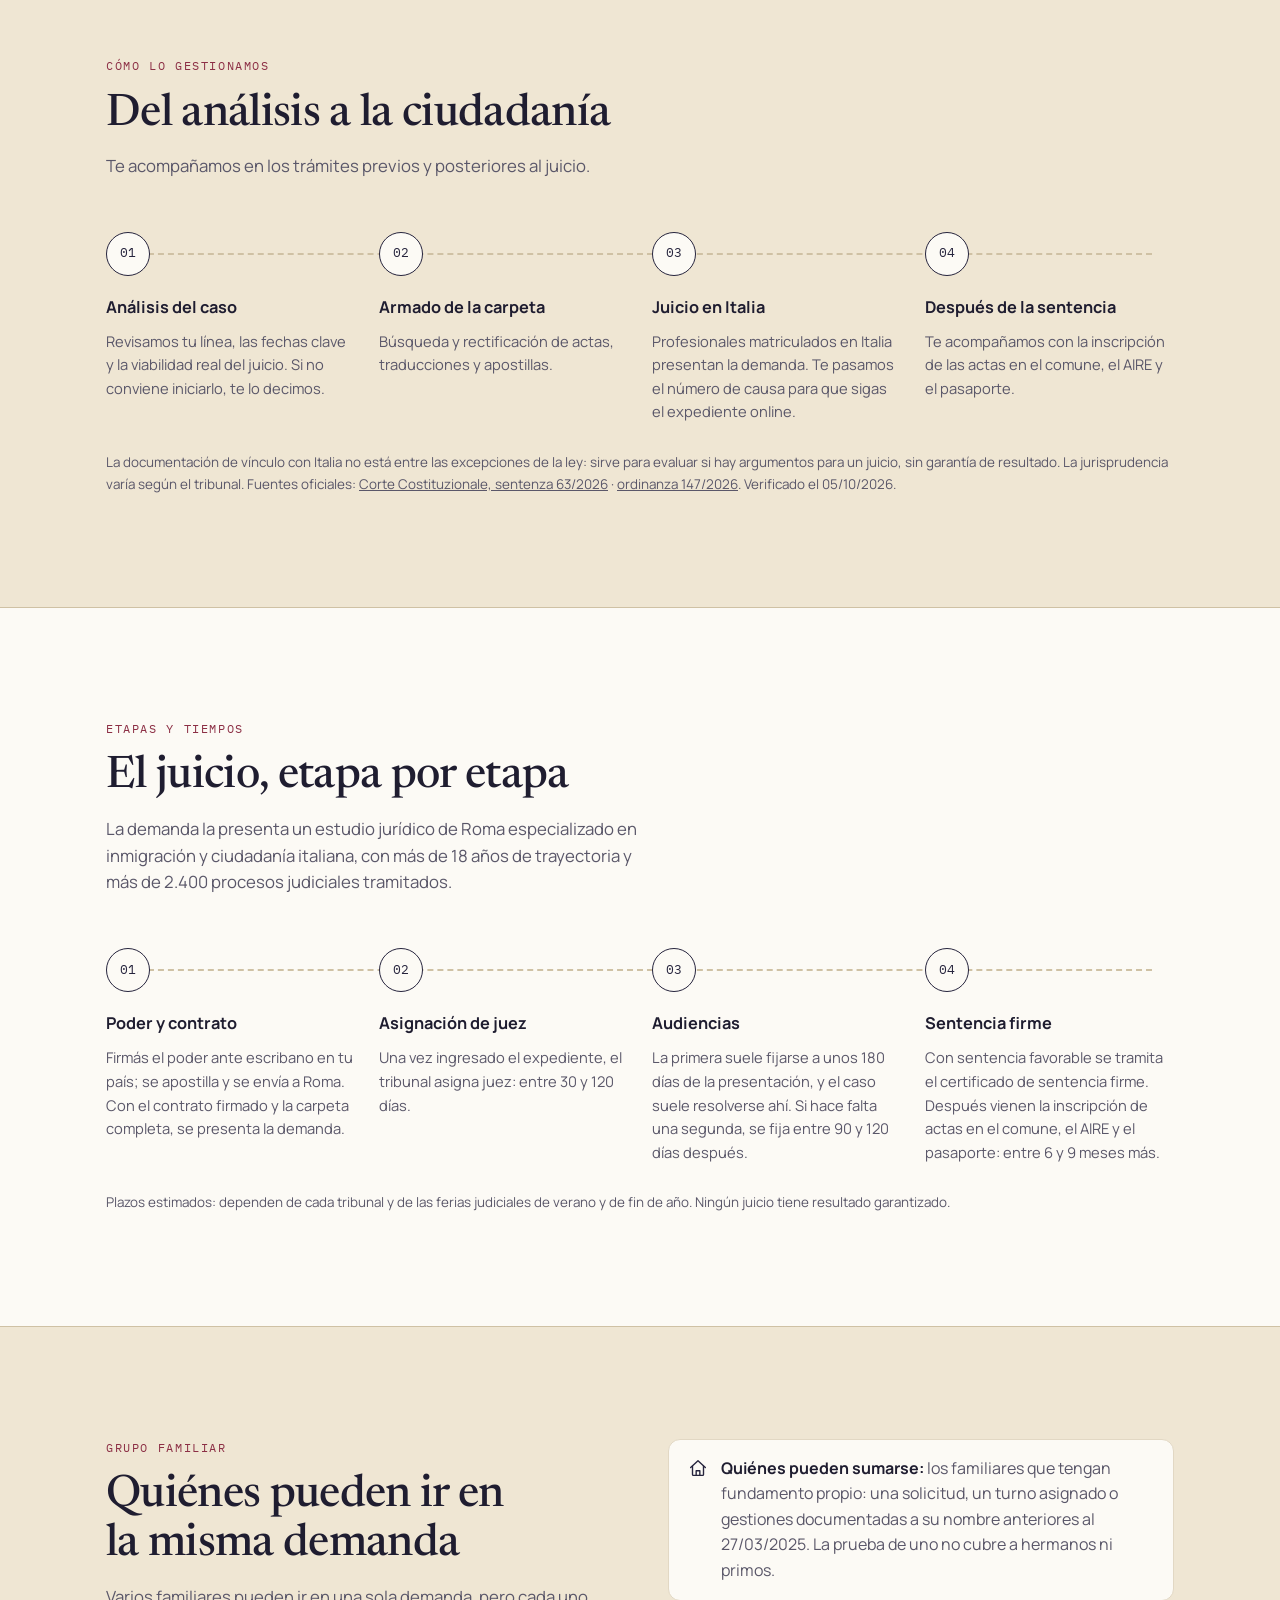
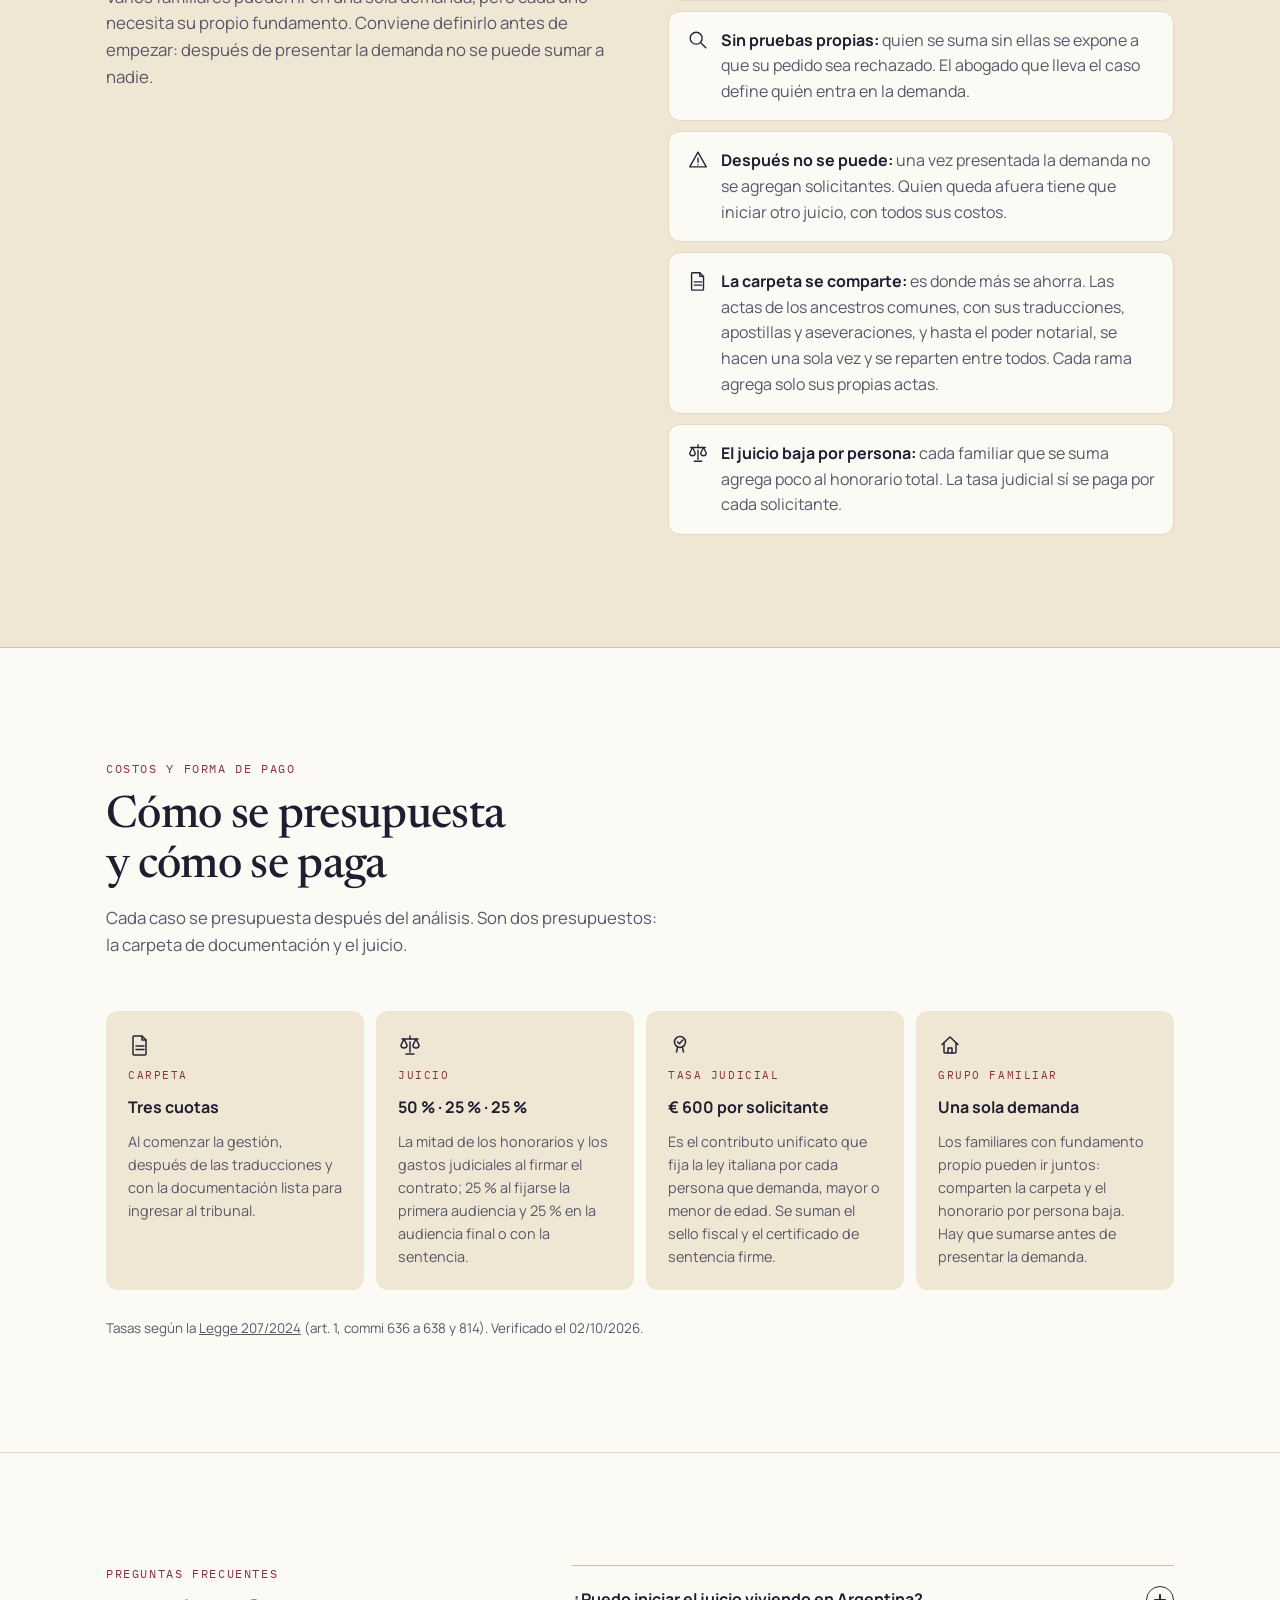
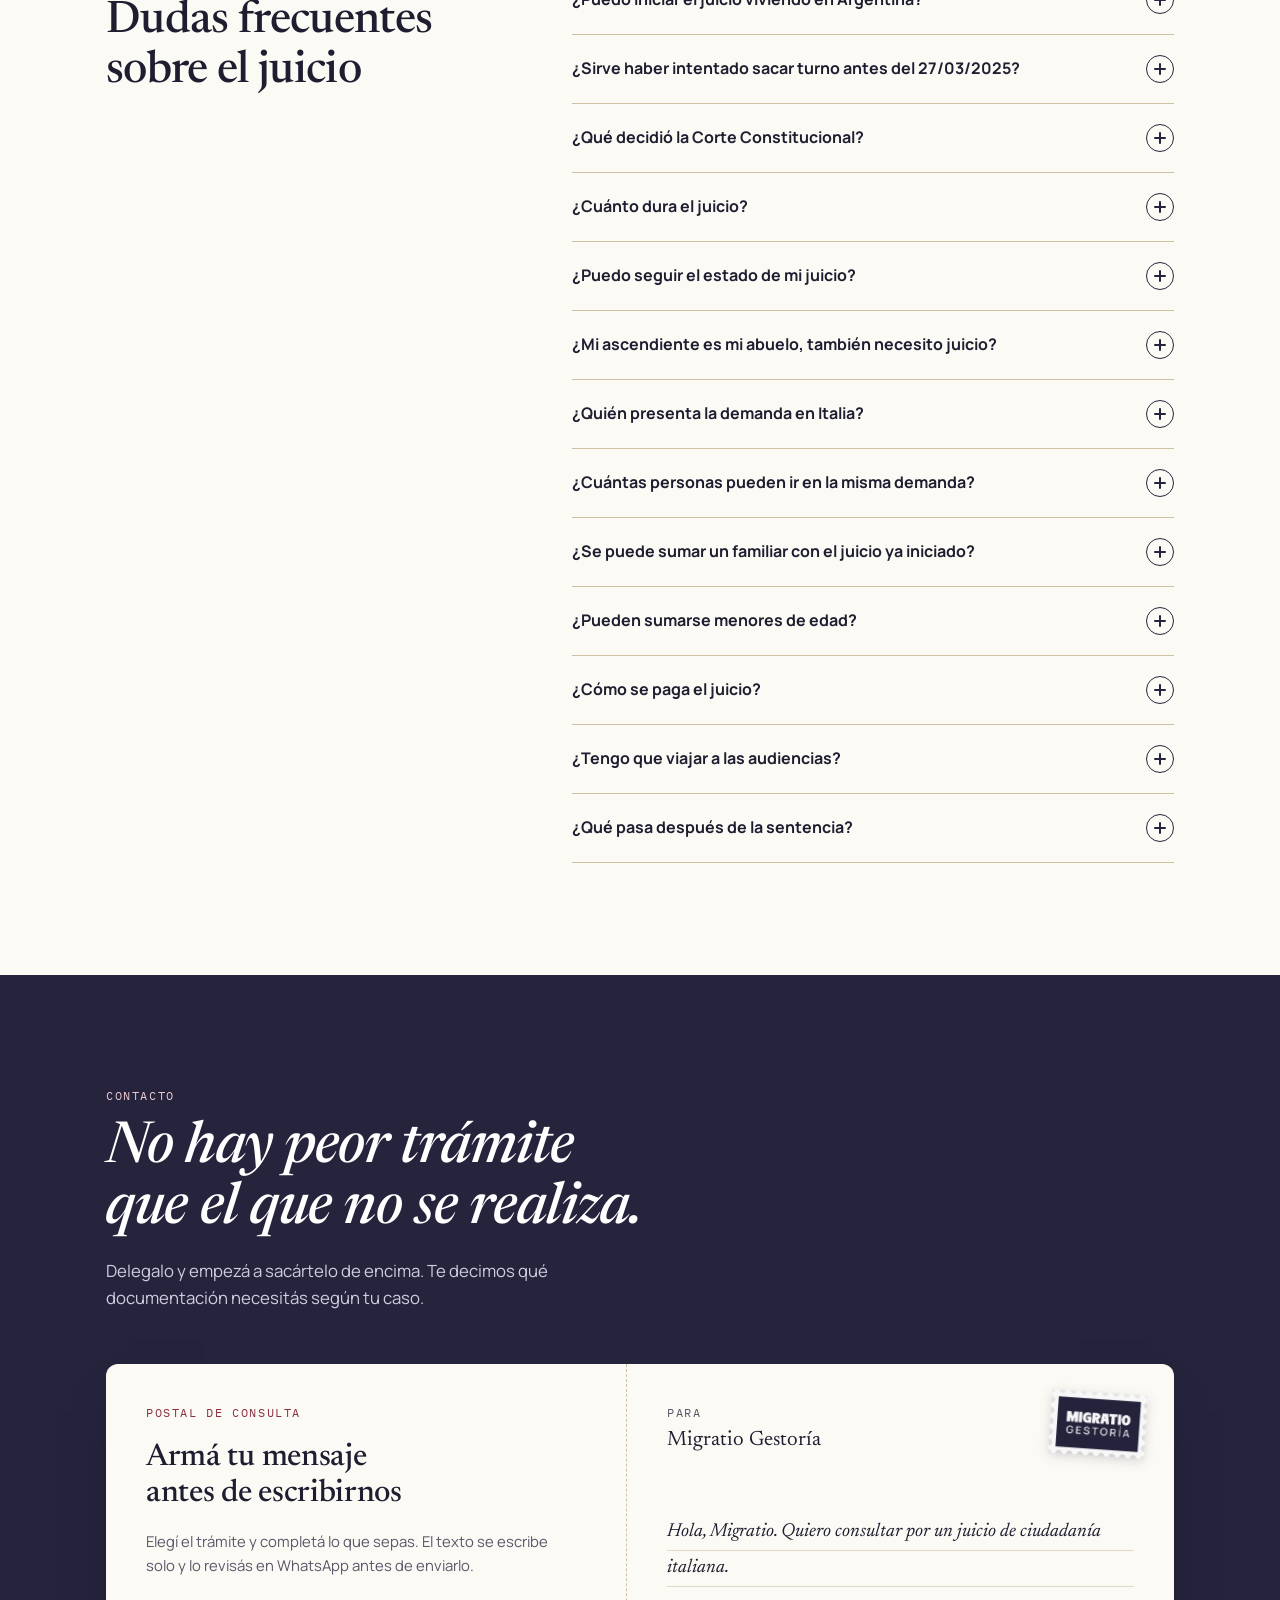
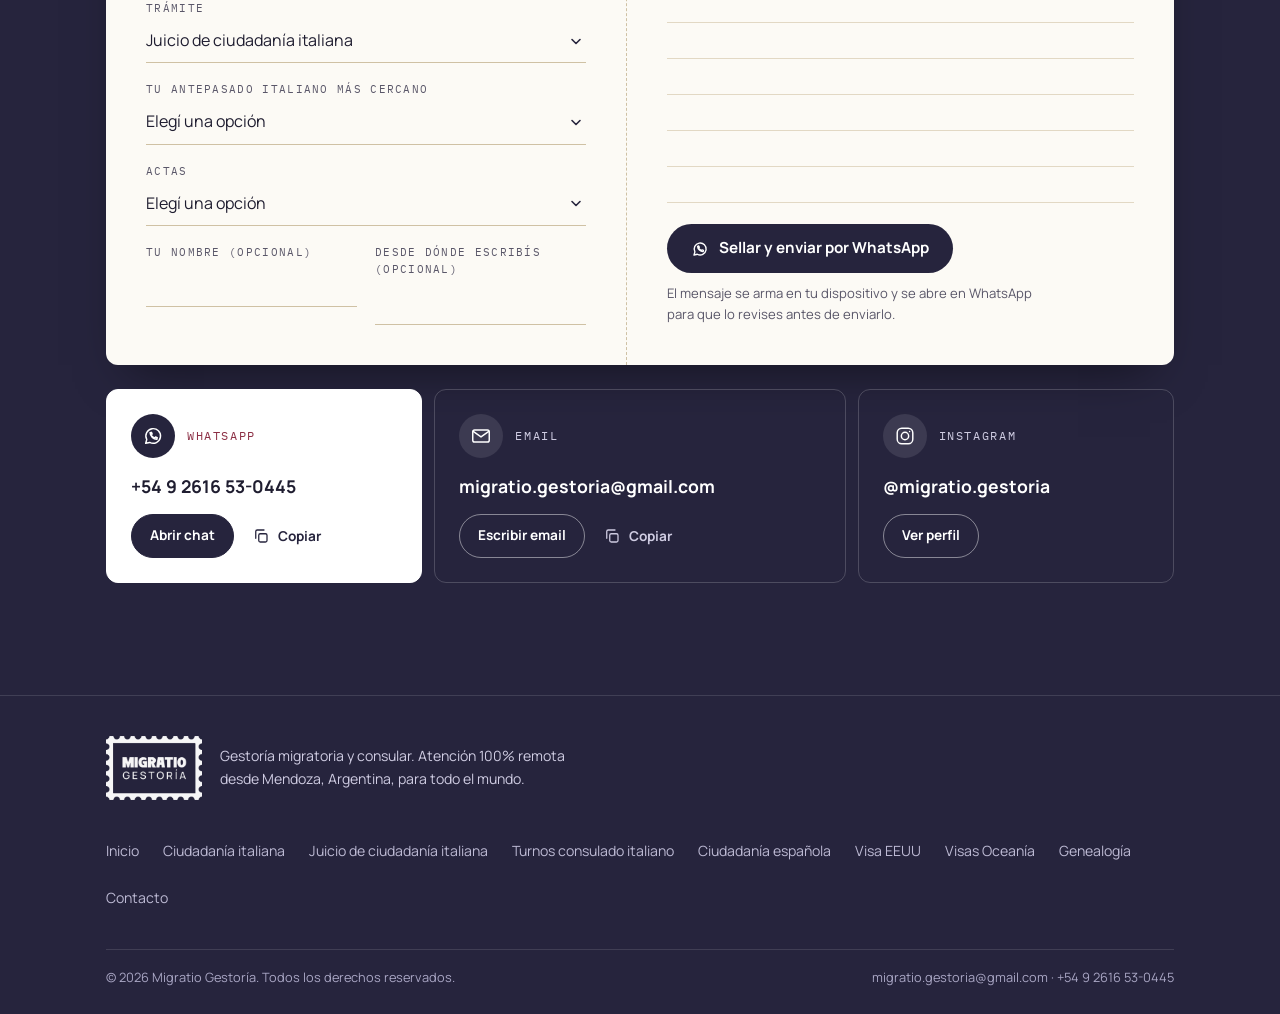
<file: juicio-ciudadania-italiana/index.html>
<!doctype html>
<html lang="es">
<head>
<meta charset="utf-8">
<meta name="viewport" content="width=device-width, initial-scale=1, viewport-fit=cover">
<meta name="format-detection" content="telephone=no">
<title>Juicio de ciudadanía italiana después de la Legge 74/2025 · Migratio Gestoría</title>
<meta name="description" content="Qué pasa con bisnietos y descendientes más lejanos después de la Legge 74/2025 (Decreto Tajani) y de la sentencia 63/2026 de la Corte Constitucional. Cuándo se puede evaluar un juicio en Italia y cómo lo gestionamos.">
<meta name="theme-color" content="#efe6d3">
<link rel="icon" href="../favicon.ico?v=2" sizes="any">
<link rel="icon" type="image/png" sizes="32x32" href="../favicon-32.png?v=2">
<link rel="icon" type="image/png" sizes="16x16" href="../favicon-16.png?v=2">
<link rel="apple-touch-icon" href="../apple-touch-icon.png?v=2">
<link rel="canonical" href="https://migratiogestoria.com/juicio-ciudadania-italiana/">
<meta property="og:type" content="website">
<meta property="og:locale" content="es_AR">
<meta property="og:site_name" content="Migratio Gestoría">
<meta property="og:title" content="Juicio de ciudadanía italiana: cuándo es posible después de la reforma">
<meta property="og:description" content="Qué pasa con bisnietos y descendientes más lejanos después de la Legge 74/2025 (Decreto Tajani) y de la sentencia 63/2026 de la Corte Constitucional. Cuándo se puede evaluar un juicio en Italia y cómo lo gestionamos.">
<meta property="og:url" content="https://migratiogestoria.com/juicio-ciudadania-italiana/">
<meta property="og:image" content="https://migratiogestoria.com/og-migratio.jpg">
<meta name="twitter:card" content="summary_large_image">
<script type="application/ld+json">
[
 {
  "@context": "https://schema.org",
  "@type": "BreadcrumbList",
  "itemListElement": [
   {
    "@type": "ListItem",
    "position": 1,
    "name": "Inicio",
    "item": "https://migratiogestoria.com/"
   },
   {
    "@type": "ListItem",
    "position": 2,
    "name": "Juicio de ciudadanía italiana",
    "item": "https://migratiogestoria.com/juicio-ciudadania-italiana/"
   }
  ]
 },
 {
  "@context": "https://schema.org",
  "@type": "Service",
  "name": "Juicio de reconocimiento de ciudadanía italiana",
  "serviceType": "Juicio de reconocimiento de ciudadanía italiana",
  "areaServed": "Worldwide",
  "url": "https://migratiogestoria.com/juicio-ciudadania-italiana/",
  "provider": {
   "@type": "ProfessionalService",
   "name": "Migratio Gestoría",
   "url": "https://migratiogestoria.com/",
   "telephone": "+5492616530445",
   "email": "migratio.gestoria@gmail.com"
  }
 },
 {
  "@context": "https://schema.org",
  "@type": "FAQPage",
  "mainEntity": [
   {
    "@type": "Question",
    "name": "¿Puedo iniciar el juicio viviendo en Argentina?",
    "acceptedAnswer": {
     "@type": "Answer",
     "text": "Sí. Con un poder, el profesional matriculado en Italia te representa ante el tribunal, así que no hace falta viajar para iniciar el juicio."
    }
   },
   {
    "@type": "Question",
    "name": "¿Sirve haber intentado sacar turno antes del 27/03/2025?",
    "acceptedAnswer": {
     "@type": "Answer",
     "text": "La ley conserva las reglas anteriores para la solicitud presentada o el turno asignado por el consulado hasta las 23:59 (hora de Roma) de esa fecha, y para la demanda judicial iniciada hasta ese momento. Un intento de turno sin asignación no está entre esas excepciones. Revisamos qué documentación tenés antes de evaluar un juicio."
    }
   },
   {
    "@type": "Question",
    "name": "¿Qué decidió la Corte Constitucional?",
    "acceptedAnswer": {
     "@type": "Answer",
     "text": "En la sentencia 63/2026, depositada el 30/04/2026, declaró infundadas las objeciones planteadas contra la reforma, incluida su aplicación a personas nacidas antes de marzo de 2025. Después, con la ordinanza 147/2026 (publicada el 29/07/2026), suspendió otras dos causas y le consultó al Tribunal de Justicia de la Unión Europea si el derecho europeo admite estas restricciones. Esa respuesta está pendiente."
    }
   },
   {
    "@type": "Question",
    "name": "¿Cuánto dura el juicio?",
    "acceptedAnswer": {
     "@type": "Answer",
     "text": "En general, entre 12 y 24 meses desde la presentación, según el tribunal."
    }
   },
   {
    "@type": "Question",
    "name": "¿Puedo seguir el estado de mi juicio?",
    "acceptedAnswer": {
     "@type": "Answer",
     "text": "Sí. Al iniciarse, la causa recibe un número de Ruolo Generale (R.G.). Te lo pasamos y con él podés consultar gratis, en el Portale dei Servizi Telematici de la Justicia italiana, el estado del expediente y la fecha de la próxima audiencia."
    }
   },
   {
    "@type": "Question",
    "name": "¿Mi ascendiente es mi abuelo, también necesito juicio?",
    "acceptedAnswer": {
     "@type": "Answer",
     "text": "No, si tu abuelo o abuela tiene, o tenía al morir, solo la ciudadanía italiana: en ese caso el reconocimiento va por vía consular. Si tuvo otra ciudadanía, hay que revisar el caso."
    }
   },
   {
    "@type": "Question",
    "name": "¿Quién presenta la demanda en Italia?",
    "acceptedAnswer": {
     "@type": "Answer",
     "text": "Un estudio jurídico de Roma especializado en inmigración y ciudadanía italiana, con más de 18 años de trayectoria y más de 2.400 procesos judiciales tramitados. Te representa con el poder que firmás ante escribano."
    }
   },
   {
    "@type": "Question",
    "name": "¿Cuántas personas pueden ir en la misma demanda?",
    "acceptedAnswer": {
     "@type": "Answer",
     "text": "Pueden ir juntos los familiares que tengan fundamento propio: una solicitud, un turno asignado o gestiones documentadas a su nombre anteriores al 27/03/2025. La prueba de uno no cubre a hermanos ni primos, y quien se suma sin pruebas propias se expone a que su pedido sea rechazado; el abogado que lleva el caso define quién entra. También puede presentarse una sola persona. La carpeta de la línea común y el poder se comparten, y el honorario del juicio por persona baja a medida que se suman. La tasa judicial se paga por cada solicitante."
    }
   },
   {
    "@type": "Question",
    "name": "¿Se puede sumar un familiar con el juicio ya iniciado?",
    "acceptedAnswer": {
     "@type": "Answer",
     "text": "No. Una vez presentada la demanda no se agregan solicitantes: quien queda afuera tiene que iniciar su propio juicio, con todos sus costos. Por eso conviene avisar a la familia antes de empezar."
    }
   },
   {
    "@type": "Question",
    "name": "¿Pueden sumarse menores de edad?",
    "acceptedAnswer": {
     "@type": "Answer",
     "text": "Se evalúa en cada caso con el abogado que lleva el juicio. Cuando se suman, van junto con sus padres, pagan la tasa judicial y un honorario reducido."
    }
   },
   {
    "@type": "Question",
    "name": "¿Cómo se paga el juicio?",
    "acceptedAnswer": {
     "@type": "Answer",
     "text": "En tres cuotas: 50 % de los honorarios más los gastos judiciales al firmar el contrato, 25 % cuando se fija la primera audiencia y 25 % en la audiencia final o con la sentencia."
    }
   },
   {
    "@type": "Question",
    "name": "¿Tengo que viajar a las audiencias?",
    "acceptedAnswer": {
     "@type": "Answer",
     "text": "No. El estudio te representa ante el tribunal. Si el tribunal exige una audiencia presencial fuera de Roma, tiene un costo adicional por audiencia."
    }
   },
   {
    "@type": "Question",
    "name": "¿Qué pasa después de la sentencia?",
    "acceptedAnswer": {
     "@type": "Answer",
     "text": "Se tramita el certificado de sentencia firme, que está incluido en el juicio. Después vienen la inscripción de las actas en el comune, el alta en el AIRE y el pasaporte: entre 6 y 9 meses, que se presupuestan aparte."
    }
   }
  ]
 }
]
</script>
<link rel="preconnect" href="https://fonts.googleapis.com">
<link rel="preconnect" href="https://fonts.gstatic.com" crossorigin>
<link href="https://fonts.googleapis.com/css2?family=Newsreader:ital,opsz,wght@0,6..72,400;0,6..72,500;1,6..72,400;1,6..72,500&family=Manrope:wght@400;500;600;700;800&family=IBM+Plex+Mono:wght@500&display=swap" rel="stylesheet">
<link rel="stylesheet" href="../site.css">
<!-- Google Analytics (GA4) -->
<script async src="https://www.googletagmanager.com/gtag/js?id=G-LXLH3B2WEY"></script>
<script>
  window.dataLayer = window.dataLayer || [];
  function gtag(){dataLayer.push(arguments);}
  gtag('js', new Date());
  gtag('config', 'G-LXLH3B2WEY');
  // Clics de contacto: WhatsApp es la conversión del sitio.
  document.addEventListener('click', function (e) {
    var a = e.target.closest && e.target.closest('a[href]');
    if (!a) return;
    var href = a.getAttribute('href') || '';
    var evento = /wa\.me|api\.whatsapp\.com/.test(href) ? 'whatsapp_click'
               : href.indexOf('mailto:') === 0 ? 'email_click' : null;
    if (!evento) return;
    var sec = a.closest('section[id], header, footer, nav') || a.closest('[id]') || a.closest('section, div[class]');
    gtag('event', evento, {
      link_text: (a.textContent || a.getAttribute('aria-label') || '').trim().slice(0, 60),
      link_id: a.id || '',
      seccion: sec ? (sec.id || (sec.className || '').toString().split(' ')[0] || sec.tagName.toLowerCase()) : ''
    });
  }, true);
</script>
</head>
<body>
<svg style="display:none" aria-hidden="true">
  <symbol id="ic-passport" viewBox="0 0 24 24"><rect x="4" y="3" width="16" height="18" rx="2"/><circle cx="12" cy="9" r="2.3"/><path d="M8 14h8M8 17h8"/></symbol>
  <symbol id="ic-search" viewBox="0 0 24 24"><circle cx="10" cy="10" r="6.5"/><path d="M15 15l5.5 5.5"/></symbol>
  <symbol id="ic-doc" viewBox="0 0 24 24"><path d="M6 3h8l4 4v14a1 1 0 0 1-1 1H6a1 1 0 0 1-1-1V4a1 1 0 0 1 1-1z"/><path d="M14 3v4h4"/><path d="M8 13h8M8 16.5h8"/></symbol>
  <symbol id="ic-stamp" viewBox="0 0 24 24"><circle cx="12" cy="9" r="5.5"/><path d="M9.5 9l1.8 1.8L14.8 7"/><path d="M8.5 19l1-4.5M15.5 19l-1-4.5"/></symbol>
  <symbol id="ic-scale" viewBox="0 0 24 24"><path d="M12 3v3"/><path d="M4 6h16"/><path d="M6 6l-3 6a3 3 0 0 0 6 0l-3-6z"/><path d="M18 6l-3 6a3 3 0 0 0 6 0l-3-6z"/><path d="M12 9v10M8 21h8"/></symbol>
  <symbol id="ic-home" viewBox="0 0 24 24"><path d="M4 11.5L12 4l8 7.5"/><path d="M6 10v9a1 1 0 0 0 1 1h10a1 1 0 0 0 1-1v-9"/><path d="M10 20v-5h4v5"/></symbol>
  <symbol id="ic-globe" viewBox="0 0 24 24"><circle cx="12" cy="12" r="8.5"/><path d="M3.5 12h17M12 3.5c2.8 2.6 2.8 14.4 0 17M12 3.5c-2.8 2.6-2.8 14.4 0 17"/></symbol>
  <symbol id="ic-shield" viewBox="0 0 24 24"><path d="M12 3l7 3v6c0 4.5-3 7.5-7 9-4-1.5-7-4.5-7-9V6l7-3z"/><path d="M9 12l2 2 4-4.5"/></symbol>
  <symbol id="ic-plane" viewBox="0 0 24 24"><path d="M21 3L3 10.5l6.5 2.5L12 20l3-6 6-11z"/></symbol>
  <symbol id="ic-briefcase" viewBox="0 0 24 24"><rect x="3" y="8" width="18" height="11" rx="1.5"/><path d="M8 8V6a2 2 0 0 1 2-2h4a2 2 0 0 1 2 2v2"/><path d="M3 13h18"/></symbol>
  <symbol id="ic-rings" viewBox="0 0 24 24"><circle cx="9" cy="13" r="4"/><circle cx="15" cy="13" r="4"/></symbol>
  <symbol id="ic-chat" viewBox="0 0 24 24"><path d="M4 5h16v11H8l-4 4V5z"/><path d="M8 9h8M8 12.5h5"/></symbol>
  <symbol id="ic-calendar" viewBox="0 0 24 24"><rect x="3.5" y="5" width="17" height="15" rx="2"/><path d="M3.5 9.5h17M8 3v4M16 3v4"/><path d="M8.5 14l1.8 1.8L14 12"/></symbol>
  <symbol id="ic-clock" viewBox="0 0 24 24"><circle cx="12" cy="12" r="8.5"/><path d="M12 7v5l3.5 2"/></symbol>
  <symbol id="ic-alert" viewBox="0 0 24 24"><path d="M12 3.5l9 16H3l9-16z"/><path d="M12 10v4.5M12 17.2v.1"/></symbol>
  <symbol id="ic-arrow" viewBox="0 0 24 24"><path d="M5 12h14M13 6l6 6-6 6"/></symbol>
  <symbol id="ic-mail" viewBox="0 0 24 24"><rect x="3" y="5.5" width="18" height="13" rx="2"/><path d="M3.5 7l8.5 6 8.5-6"/></symbol>
  <symbol id="ic-ig" viewBox="0 0 24 24"><rect x="3.5" y="3.5" width="17" height="17" rx="5"/><circle cx="12" cy="12" r="4"/><path d="M17 7h.01"/></symbol>
  <symbol id="ic-copy" viewBox="0 0 24 24"><rect x="9" y="9" width="11" height="11" rx="2"/><path d="M5 15V6a2 2 0 0 1 2-2h9"/></symbol>
  <symbol id="ic-check" viewBox="0 0 24 24"><path d="M5 12.5l4.5 4.5L19 7.5"/></symbol>
  <symbol id="ic-wa" viewBox="0 0 24 24"><path d="M4 20l1.2-4.2A8 8 0 1 1 8.4 19z"/><path d="M9.2 8.6c.3 2.4 2 4.6 4.6 5.6l1-1.1 1.8.8-.4 1.6c-3.6.2-7.2-3.2-7.4-7l1.5-.5.8 1.8z"/></symbol>
</svg>

<a class="skip" href="#top">Saltar al contenido</a>

<header class="site">
  <div class="wrap nav-row">
    <a href="../" class="brand" aria-label="Migratio Gestoría, inicio"><img src="../logo-v3.png" alt="Migratio Gestoría"></a>
    <nav class="links" aria-label="Secciones">
      <div class="dd">
        <button class="dd-btn" type="button" aria-expanded="false" aria-controls="dd-italia">Italia<svg class="dd-chev" viewBox="0 0 12 12" aria-hidden="true"><path d="M2.5 4.5L6 8l3.5-3.5"/></svg></button>
        <div class="dd-menu" id="dd-italia">
          <a href="../ciudadania-italiana/"><b>Ciudadanía italiana</b><span>Por descendencia, vía consular</span></a>
          <a href="../juicio-ciudadania-italiana/"><b>Juicio de ciudadanía</b><span>Vía judicial ante tribunales italianos</span></a>
          <a href="../turnos-consulado-italiano/"><b>Turnos en el consulado</b><span>Pasaporte, CIE, ciudadanía e hijos menores</span></a>
          <a href="../solicitud-turno/"><b>Solicitar turno en línea</b><span>Cargá tus datos y te contactamos</span></a>
        </div>
      </div>
      <a href="../ciudadania-espanola/">España</a>
      <div class="dd">
        <button class="dd-btn" type="button" aria-expanded="false" aria-controls="dd-visas">Visas<svg class="dd-chev" viewBox="0 0 12 12" aria-hidden="true"><path d="M2.5 4.5L6 8l3.5-3.5"/></svg></button>
        <div class="dd-menu" id="dd-visas">
          <a href="../visa-estados-unidos/"><b>Estados Unidos</b><span>Visa de turista y formulario DS-160</span></a>
          <a href="../visas-oceania/"><b>Australia, Nueva Zelanda y Bali</b><span>Turismo, Working Holiday y estudio</span></a>
        </div>
      </div>
      <a href="../#genealogia">Genealogía</a>
      <a href="../#tramites">Todos los trámites</a>
    </nav>
    <div class="nav-actions">
      <a class="btn btn-primary nav-cta" href="#contacto">Contacto</a>
      <button class="menu-btn" id="menu-btn" aria-expanded="false" aria-controls="mnav" aria-label="Abrir menú">
        <svg viewBox="0 0 24 24" aria-hidden="true"><path d="M4 7h16M4 12h16M4 17h16"/></svg>
      </button>
    </div>
  </div>
  <nav class="mnav" id="mnav" aria-label="Secciones" hidden>
    <div class="wrap">
      <a href="../">Inicio</a>
      <span class="mnav-h mono">Italia</span>
      <a class="sub" href="../ciudadania-italiana/">Ciudadanía italiana</a>
      <a class="sub" href="../juicio-ciudadania-italiana/">Juicio de ciudadanía</a>
      <a class="sub" href="../turnos-consulado-italiano/">Turnos en el consulado</a>
      <a class="sub" href="../solicitud-turno/">Solicitar turno en línea</a>
      <span class="mnav-h mono">España</span>
      <a class="sub" href="../ciudadania-espanola/">Ciudadanía española</a>
      <span class="mnav-h mono">Visas</span>
      <a class="sub" href="../visa-estados-unidos/">Estados Unidos</a>
      <a class="sub" href="../visas-oceania/">Australia, Nueva Zelanda y Bali</a>
      <span class="mnav-h mono">Más</span>
      <a class="sub" href="../#genealogia">Genealogía</a>
      <a class="sub" href="../#tramites">Todos los trámites</a>
      <a class="sub" href="../#proceso">Cómo trabajamos</a>
      <a class="sub" href="../#faq">Preguntas frecuentes</a>
      <a href="#contacto">Contacto</a>
    </div>
  </nav>
</header>

<main id="top">
  <section class="page-hero">
    <div class="wrap">
      <div>
        <nav class="crumbs" aria-label="Ruta"><a href="../">Inicio</a><span aria-hidden="true">›</span><span>Juicio de ciudadanía italiana</span></nav>
        <span class="mono kicker">Vía judicial · Italia</span>
        <h1>Juicio de ciudadanía italiana: cuándo es posible después de la reforma</h1>
        <p class="lead">La Legge 74/2025 (Decreto Tajani) limitó el reconocimiento por descendencia, y en 2026 la Corte Constitucional la confirmó (sentencia 63/2026). Las demandas iniciadas antes del 27/03/2025 siguen con las reglas anteriores; para el resto, el juicio es una vía excepcional. Con profesionales matriculados en Italia, analizamos tu caso antes de recomendarlo.</p>
        <div class="page-cta">
          <a class="btn btn-primary" href="https://wa.me/5492616530445" target="_blank" rel="noopener"><svg aria-hidden="true"><use href="#ic-wa"/></svg>Consultar mi caso</a>
          <a class="btn btn-outline" href="#requisitos">Ver requisitos</a>
        </div>
      </div>
      <img class="hero-flag" src="../stamp-italia.svg" alt="">
    </div>
  </section>

  <section class="block">
    <div class="wrap split">
      <div class="head" style="margin-bottom:0">
        <span class="mono kicker">¿Tu caso va por juicio?</span>
        <h2>Depende de tu línea y de las fechas</h2>
        <p>La línea se cuenta desde vos hasta la persona con ciudadanía italiana.</p>
      </div>
      <ul class="check-list">
        <li><svg class="ico" aria-hidden="true"><use href="#ic-calendar"/></svg><span><b>Demanda iniciada antes del 27/03/2025:</b> se resuelve con las reglas anteriores. Te acompañamos en el seguimiento y en los pasos posteriores.</span></li>
        <li><svg class="ico" aria-hidden="true"><use href="#ic-scale"/></svg><span><b>Bisabuelo o anterior, sin solicitud, turno ni demanda previos:</b> la ley vigente no prevé el reconocimiento por descendencia y la Corte Constitucional la confirmó. Solo en casos puntuales se evalúa un juicio, sin garantía de resultado.</span></li>
        <li><svg class="ico" aria-hidden="true"><use href="#ic-passport"/></svg><span><b>Padre, madre, abuelo o abuela con ciudadanía exclusivamente italiana:</b> la vía es consular. <a class="more" href="../ciudadania-italiana/">Ver la vía consular</a></span></li>
        <li><svg class="ico" aria-hidden="true"><use href="#ic-chat"/></svg><span><b>¿No sabés en qué generación está?</b> Hacemos investigación genealógica completa: registros civiles, libros físicos, archivos y cementerios, hasta reconstruir la línea.</span></li>
      </ul>
    </div>
  </section>

  <section id="requisitos" class="block alt">
    <div class="wrap">
      <div class="head">
        <span class="mono kicker">Requisitos</span>
        <h2>Qué se evalúa antes de un juicio</h2>
      </div>
      <div class="req-grid">
        <div class="req">
          <svg class="ico" aria-hidden="true"><use href="#ic-calendar"/></svg>
          <span class="mono">Fecha clave</span>
          <h3>Solicitud, turno o demanda previos</h3>
          <p>Cuentan los presentados o asignados hasta las 23:59 (hora de Roma) del 27/03/2025. Un intento de turno sin asignación no alcanza.</p>
        </div>
        <div class="req">
          <svg class="ico" aria-hidden="true"><use href="#ic-scale"/></svg>
          <span class="mono">Jurisdicción</span>
          <h3>Tribunal competente</h3>
          <p>El tribunal del distrito de Italia donde nació tu ascendiente.</p>
        </div>
        <div class="req">
          <svg class="ico" aria-hidden="true"><use href="#ic-doc"/></svg>
          <span class="mono">Documentación</span>
          <h3>Prueba de la línea</h3>
          <p>Descendencia documentada y constancia de que tu ascendiente no se naturalizó en otro país.</p>
        </div>
        <div class="req">
          <svg class="ico" aria-hidden="true"><use href="#ic-clock"/></svg>
          <span class="mono">Tiempos</span>
          <h3>Duración estimada</h3>
          <p>Entre 12 y 24 meses, según el tribunal.</p>
        </div>
      </div>
      <div class="proofs">
        <h3>Documentación de vínculo con Italia que revisamos</h3>
        <div class="proof-grid">
          <div class="proof"><b>Ciudadanía de familiares</b><span>Primos, tíos o abuelos que ya la obtuvieron por el mismo ascendiente.</span></div>
          <div class="proof"><b>Comprobantes consulares</b><span>Mails, listas de espera, cuentas de Prenot@mi: cualquier comunicación con el consulado.</span></div>
          <div class="proof"><b>Documentación antigua</b><span>Actas viejas o certificados de no naturalización ya obtenidos.</span></div>
          <div class="proof"><b>Viajes a Italia</b><span>Constancias de viajes previos, orientados a la búsqueda de actas.</span></div>
          <div class="proof"><b>Vínculo cultural e idiomático</b><span>Estudio del idioma en cualquier nivel, o colegios italianos.</span></div>
          <div class="proof"><b>Participación comunitaria</b><span>Asociaciones italianas, sus eventos o certificados de comités locales.</span></div>
        </div>
      </div>
    </div>
  </section>

  <section class="block">
    <div class="wrap split">
      <div class="head" style="margin-bottom:0">
        <span class="mono kicker">Documentación</span>
        <h2>Qué se prepara para presentar</h2>
        <p>Armamos la carpeta completa y revisamos cada documento antes de enviarlo a Italia.</p>
      </div>
      <ul class="check-list">
        <li><svg class="ico" aria-hidden="true"><use href="#ic-doc"/></svg><span><b>Actas de toda la línea:</b> nacimiento, matrimonio y defunción, desde tu ascendiente italiano hasta vos.</span></li>
        <li><svg class="ico" aria-hidden="true"><use href="#ic-shield"/></svg><span><b>Constancia de no naturalización</b> de tu ascendiente italiano.</span></li>
        <li><svg class="ico" aria-hidden="true"><use href="#ic-globe"/></svg><span><b>Traducciones al italiano y asseverazione</b> de toda la documentación.</span></li>
        <li><svg class="ico" aria-hidden="true"><use href="#ic-stamp"/></svg><span><b>Apostillas</b> de La Haya sobre cada documento.</span></li>
        <li><svg class="ico" aria-hidden="true"><use href="#ic-briefcase"/></svg><span><b>Poder</b> a favor del profesional que te representa en Italia.</span></li>
        <li><svg class="ico" aria-hidden="true"><use href="#ic-search"/></svg><span><b>Comprobantes de solicitud, turno o demanda</b> anteriores al 27/03/2025, si los hay.</span></li>
      </ul>
    </div>
  </section>

  <section class="block alt">
    <div class="wrap">
      <div class="head">
        <span class="mono kicker">Cómo lo gestionamos</span>
        <h2>Del análisis a la ciudadanía</h2>
        <p>Te acompañamos en los trámites previos y posteriores al juicio.</p>
      </div>
      <ol class="steps">
        <li class="step"><span class="num">01</span><h3>Análisis del caso</h3><p>Revisamos tu línea, las fechas clave y la viabilidad real del juicio. Si no conviene iniciarlo, te lo decimos.</p></li>
        <li class="step"><span class="num">02</span><h3>Armado de la carpeta</h3><p>Búsqueda y rectificación de actas, traducciones y apostillas.</p></li>
        <li class="step"><span class="num">03</span><h3>Juicio en Italia</h3><p>Profesionales matriculados en Italia presentan la demanda. Te pasamos el número de causa para que sigas el expediente online.</p></li>
        <li class="step"><span class="num">04</span><h3>Después de la sentencia</h3><p>Te acompañamos con la inscripción de las actas en el comune, el AIRE y el pasaporte.</p></li>
      </ol>
      <p class="fine" style="margin-top:28px">La documentación de vínculo con Italia no está entre las excepciones de la ley: sirve para evaluar si hay argumentos para un juicio, sin garantía de resultado. La jurisprudencia varía según el tribunal. Fuentes oficiales: <a href="https://www.cortecostituzionale.it/scheda-pronuncia/2026/63" target="_blank" rel="noopener">Corte Costituzionale, sentenza 63/2026</a> · <a href="https://www.cortecostituzionale.it/scheda-pronuncia/2026/147" target="_blank" rel="noopener">ordinanza 147/2026</a>. Verificado el 05/10/2026.</p>
    </div>
  </section>

  <section id="etapas" class="block">
    <div class="wrap">
      <div class="head">
        <span class="mono kicker">Etapas y tiempos</span>
        <h2>El juicio, etapa por etapa</h2>
        <p>La demanda la presenta un estudio jurídico de Roma especializado en inmigración y ciudadanía italiana, con más de 18 años de trayectoria y más de 2.400 procesos judiciales tramitados.</p>
      </div>
      <ol class="steps">
        <li class="step"><span class="num">01</span><h3>Poder y contrato</h3><p>Firmás el poder ante escribano en tu país; se apostilla y se envía a Roma. Con el contrato firmado y la carpeta completa, se presenta la demanda.</p></li>
        <li class="step"><span class="num">02</span><h3>Asignación de juez</h3><p>Una vez ingresado el expediente, el tribunal asigna juez: entre 30 y 120 días.</p></li>
        <li class="step"><span class="num">03</span><h3>Audiencias</h3><p>La primera suele fijarse a unos 180 días de la presentación, y el caso suele resolverse ahí. Si hace falta una segunda, se fija entre 90 y 120 días después.</p></li>
        <li class="step"><span class="num">04</span><h3>Sentencia firme</h3><p>Con sentencia favorable se tramita el certificado de sentencia firme. Después vienen la inscripción de actas en el comune, el AIRE y el pasaporte: entre 6 y 9 meses más.</p></li>
      </ol>
      <p class="fine" style="margin-top:28px">Plazos estimados: dependen de cada tribunal y de las ferias judiciales de verano y de fin de año. Ningún juicio tiene resultado garantizado.</p>
    </div>
  </section>

  <section id="familia" class="block alt">
    <div class="wrap split">
      <div class="head" style="margin-bottom:0">
        <span class="mono kicker">Grupo familiar</span>
        <h2>Quiénes pueden ir en la misma demanda</h2>
        <p>Varios familiares pueden ir en una sola demanda, pero cada uno necesita su propio fundamento. Conviene definirlo antes de empezar: después de presentar la demanda no se puede sumar a nadie.</p>
      </div>
      <ul class="check-list">
        <li><svg class="ico" aria-hidden="true"><use href="#ic-home"/></svg><span><b>Quiénes pueden sumarse:</b> los familiares que tengan fundamento propio: una solicitud, un turno asignado o gestiones documentadas a su nombre anteriores al 27/03/2025. La prueba de uno no cubre a hermanos ni primos.</span></li>
        <li><svg class="ico" aria-hidden="true"><use href="#ic-search"/></svg><span><b>Sin pruebas propias:</b> quien se suma sin ellas se expone a que su pedido sea rechazado. El abogado que lleva el caso define quién entra en la demanda.</span></li>
        <li><svg class="ico" aria-hidden="true"><use href="#ic-alert"/></svg><span><b>Después no se puede:</b> una vez presentada la demanda no se agregan solicitantes. Quien queda afuera tiene que iniciar otro juicio, con todos sus costos.</span></li>
        <li><svg class="ico" aria-hidden="true"><use href="#ic-doc"/></svg><span><b>La carpeta se comparte:</b> es donde más se ahorra. Las actas de los ancestros comunes, con sus traducciones, apostillas y aseveraciones, y hasta el poder notarial, se hacen una sola vez y se reparten entre todos. Cada rama agrega solo sus propias actas.</span></li>
        <li><svg class="ico" aria-hidden="true"><use href="#ic-scale"/></svg><span><b>El juicio baja por persona:</b> cada familiar que se suma agrega poco al honorario total. La tasa judicial sí se paga por cada solicitante.</span></li>
      </ul>
    </div>
  </section>

  <section id="costos" class="block">
    <div class="wrap">
      <div class="head">
        <span class="mono kicker">Costos y forma de pago</span>
        <h2>Cómo se presupuesta y cómo se paga</h2>
        <p>Cada caso se presupuesta después del análisis. Son dos presupuestos: la carpeta de documentación y el juicio.</p>
      </div>
      <div class="req-grid">
        <div class="req">
          <svg class="ico" aria-hidden="true"><use href="#ic-doc"/></svg>
          <span class="mono">Carpeta</span>
          <h3>Tres cuotas</h3>
          <p>Al comenzar la gestión, después de las traducciones y con la documentación lista para ingresar al tribunal.</p>
        </div>
        <div class="req">
          <svg class="ico" aria-hidden="true"><use href="#ic-scale"/></svg>
          <span class="mono">Juicio</span>
          <h3>50 % · 25 % · 25 %</h3>
          <p>La mitad de los honorarios y los gastos judiciales al firmar el contrato; 25 % al fijarse la primera audiencia y 25 % en la audiencia final o con la sentencia.</p>
        </div>
        <div class="req">
          <svg class="ico" aria-hidden="true"><use href="#ic-stamp"/></svg>
          <span class="mono">Tasa judicial</span>
          <h3>€ 600 por solicitante</h3>
          <p>Es el contributo unificato que fija la ley italiana por cada persona que demanda, mayor o menor de edad. Se suman el sello fiscal y el certificado de sentencia firme.</p>
        </div>
        <div class="req">
          <svg class="ico" aria-hidden="true"><use href="#ic-home"/></svg>
          <span class="mono">Grupo familiar</span>
          <h3>Una sola demanda</h3>
          <p>Los familiares con fundamento propio pueden ir juntos: comparten la carpeta y el honorario por persona baja. Hay que sumarse antes de presentar la demanda.</p>
        </div>
      </div>
      <p class="fine" style="margin-top:28px">Tasas según la <a href="https://www.normattiva.it/uri-res/N2Ls?urn:nir:stato:legge:2024-12-30;207" target="_blank" rel="noopener">Legge 207/2024</a> (art. 1, commi 636 a 638 y 814). Verificado el 02/10/2026.</p>
    </div>
  </section>

  <section id="faq" class="block faq">
    <div class="wrap">
      <div class="head">
        <span class="mono kicker">Preguntas frecuentes</span>
        <h2>Dudas frecuentes sobre el juicio</h2>
      </div>
      <div class="faq-list">
        <details>
          <summary>¿Puedo iniciar el juicio viviendo en Argentina?<span class="pm" aria-hidden="true"><svg viewBox="0 0 12 12"><path d="M6 1v10M1 6h10"/></svg></span></summary>
          <p>Sí. Con un poder, el profesional matriculado en Italia te representa ante el tribunal, así que no hace falta viajar para iniciar el juicio.</p>
        </details>
        <details>
          <summary>¿Sirve haber intentado sacar turno antes del 27/03/2025?<span class="pm" aria-hidden="true"><svg viewBox="0 0 12 12"><path d="M6 1v10M1 6h10"/></svg></span></summary>
          <p>La ley conserva las reglas anteriores para la solicitud presentada o el turno asignado por el consulado hasta las 23:59 (hora de Roma) de esa fecha, y para la demanda judicial iniciada hasta ese momento. Un intento de turno sin asignación no está entre esas excepciones. Revisamos qué documentación tenés antes de evaluar un juicio.</p>
        </details>
        <details>
          <summary>¿Qué decidió la Corte Constitucional?<span class="pm" aria-hidden="true"><svg viewBox="0 0 12 12"><path d="M6 1v10M1 6h10"/></svg></span></summary>
          <p>En la sentencia 63/2026, depositada el 30/04/2026, declaró infundadas las objeciones planteadas contra la reforma, incluida su aplicación a personas nacidas antes de marzo de 2025. Después, con la ordinanza 147/2026 (publicada el 29/07/2026), suspendió otras dos causas y le consultó al Tribunal de Justicia de la Unión Europea si el derecho europeo admite estas restricciones. Esa respuesta está pendiente.</p>
        </details>
        <details>
          <summary>¿Cuánto dura el juicio?<span class="pm" aria-hidden="true"><svg viewBox="0 0 12 12"><path d="M6 1v10M1 6h10"/></svg></span></summary>
          <p>En general, entre 12 y 24 meses desde la presentación, según el tribunal.</p>
        </details>
        <details>
          <summary>¿Puedo seguir el estado de mi juicio?<span class="pm" aria-hidden="true"><svg viewBox="0 0 12 12"><path d="M6 1v10M1 6h10"/></svg></span></summary>
          <p>Sí. Al iniciarse, la causa recibe un número de Ruolo Generale (R.G.). Te lo pasamos y con él podés consultar gratis, en el Portale dei Servizi Telematici de la Justicia italiana, el estado del expediente y la fecha de la próxima audiencia.</p>
        </details>
        <details>
          <summary>¿Mi ascendiente es mi abuelo, también necesito juicio?<span class="pm" aria-hidden="true"><svg viewBox="0 0 12 12"><path d="M6 1v10M1 6h10"/></svg></span></summary>
          <p>No, si tu abuelo o abuela tiene, o tenía al morir, solo la ciudadanía italiana: en ese caso el reconocimiento va por vía consular. Si tuvo otra ciudadanía, hay que revisar el caso.</p>
        </details>
        <details>
          <summary>¿Quién presenta la demanda en Italia?<span class="pm" aria-hidden="true"><svg viewBox="0 0 12 12"><path d="M6 1v10M1 6h10"/></svg></span></summary>
          <p>Un estudio jurídico de Roma especializado en inmigración y ciudadanía italiana, con más de 18 años de trayectoria y más de 2.400 procesos judiciales tramitados. Te representa con el poder que firmás ante escribano.</p>
        </details>
        <details>
          <summary>¿Cuántas personas pueden ir en la misma demanda?<span class="pm" aria-hidden="true"><svg viewBox="0 0 12 12"><path d="M6 1v10M1 6h10"/></svg></span></summary>
          <p>Pueden ir juntos los familiares que tengan fundamento propio: una solicitud, un turno asignado o gestiones documentadas a su nombre anteriores al 27/03/2025. La prueba de uno no cubre a hermanos ni primos, y quien se suma sin pruebas propias se expone a que su pedido sea rechazado; el abogado que lleva el caso define quién entra. También puede presentarse una sola persona. La carpeta de la línea común y el poder se comparten, y el honorario del juicio por persona baja a medida que se suman. La tasa judicial se paga por cada solicitante.</p>
        </details>
        <details>
          <summary>¿Se puede sumar un familiar con el juicio ya iniciado?<span class="pm" aria-hidden="true"><svg viewBox="0 0 12 12"><path d="M6 1v10M1 6h10"/></svg></span></summary>
          <p>No. Una vez presentada la demanda no se agregan solicitantes: quien queda afuera tiene que iniciar su propio juicio, con todos sus costos. Por eso conviene avisar a la familia antes de empezar.</p>
        </details>
        <details>
          <summary>¿Pueden sumarse menores de edad?<span class="pm" aria-hidden="true"><svg viewBox="0 0 12 12"><path d="M6 1v10M1 6h10"/></svg></span></summary>
          <p>Se evalúa en cada caso con el abogado que lleva el juicio. Cuando se suman, van junto con sus padres, pagan la tasa judicial y un honorario reducido.</p>
        </details>
        <details>
          <summary>¿Cómo se paga el juicio?<span class="pm" aria-hidden="true"><svg viewBox="0 0 12 12"><path d="M6 1v10M1 6h10"/></svg></span></summary>
          <p>En tres cuotas: 50 % de los honorarios más los gastos judiciales al firmar el contrato, 25 % cuando se fija la primera audiencia y 25 % en la audiencia final o con la sentencia.</p>
        </details>
        <details>
          <summary>¿Tengo que viajar a las audiencias?<span class="pm" aria-hidden="true"><svg viewBox="0 0 12 12"><path d="M6 1v10M1 6h10"/></svg></span></summary>
          <p>No. El estudio te representa ante el tribunal. Si el tribunal exige una audiencia presencial fuera de Roma, tiene un costo adicional por audiencia.</p>
        </details>
        <details>
          <summary>¿Qué pasa después de la sentencia?<span class="pm" aria-hidden="true"><svg viewBox="0 0 12 12"><path d="M6 1v10M1 6h10"/></svg></span></summary>
          <p>Se tramita el certificado de sentencia firme, que está incluido en el juicio. Después vienen la inscripción de las actas en el comune, el alta en el AIRE y el pasaporte: entre 6 y 9 meses, que se presupuestan aparte.</p>
        </details>
      </div>
    </div>
  </section>

  <section id="contacto" class="block contacto">
    <div class="wrap">
      <div class="head">
        <span class="mono kicker">Contacto</span>
        <h2 class="slogan-line">No hay peor trámite que el que no se realiza.</h2>
        <p>Delegalo y empezá a sacártelo de encima. Te decimos qué documentación necesitás según tu caso.</p>
      </div>
      <div class="postal" id="postal">
        <div class="pc-form">
          <span class="mono">Postal de consulta</span>
          <h3>Armá tu mensaje antes de escribirnos</h3>
          <p>Elegí el trámite y completá lo que sepas. El texto se escribe solo y lo revisás en WhatsApp antes de enviarlo.</p>
          <label class="pf"><span>Trámite</span>
            <select id="pc-tramite">
              <option value="">Elegí un trámite</option>
              <option value="italiana">Ciudadanía italiana</option>
              <option value="juicio">Juicio de ciudadanía italiana</option>
              <option value="espanola">Ciudadanía española</option>
              <option value="argentina">Ciudadanía argentina</option>
              <option value="eeuu">Visa para Estados Unidos</option>
              <option value="oceania">Visas para Oceanía y Bali</option>
              <option value="documentos">Actas, apostillas o traducciones</option>
              <option value="otro">Otro trámite</option>
            </select>
          </label>
          <div class="pc-extra" id="pc-extra"></div>
          <div class="pc-row">
            <label class="pf"><span>Tu nombre (opcional)</span><input id="pc-nombre" type="text" maxlength="60" autocomplete="given-name"></label>
            <label class="pf"><span>Desde dónde escribís (opcional)</span><input id="pc-lugar" type="text" maxlength="60" autocomplete="address-level2"></label>
          </div>
        </div>
        <div class="pc-card">
          <img class="pc-stamp" src="../logo-v3.png" alt="" width="96" height="64">
          <svg class="pc-mark" viewBox="6 6 108 108" aria-hidden="true">
            <defs><path id="pc-ring" d="M60,60 m-39,0 a39,39 0 1,1 78,0 a39,39 0 1,1 -78,0"/></defs>
            <circle cx="60" cy="60" r="48" fill="none" stroke="#8c2f45" stroke-width="2"/>
            <circle cx="60" cy="60" r="31" fill="none" stroke="#8c2f45" stroke-width="1.2"/>
            <text font-family="IBM Plex Mono, monospace" font-size="9.5" letter-spacing="2.4" fill="#8c2f45"><textPath href="#pc-ring">MIGRATIO · CONSULTA · MENDOZA ·</textPath></text>
            <text x="60" y="57" text-anchor="middle" font-family="IBM Plex Mono, monospace" font-size="8" letter-spacing="1" fill="#8c2f45">ENVIADO</text>
            <text id="pc-date" x="60" y="70" text-anchor="middle" font-family="IBM Plex Mono, monospace" font-size="7.5" letter-spacing=".6" fill="#8c2f45"></text>
          </svg>
          <div class="pc-to"><span class="mono">Para</span><span>Migratio Gestoría</span></div>
          <p class="pc-text" id="pc-text">Hola, Migratio. Quiero hacer una consulta.</p>
          <div class="pc-send">
            <a class="btn btn-primary" id="pc-send" href="https://wa.me/5492616530445" target="_blank" rel="noopener"><svg aria-hidden="true"><use href="#ic-wa"/></svg>Sellar y enviar por WhatsApp</a>
            <p class="pc-note">El mensaje se arma en tu dispositivo y se abre en WhatsApp para que lo revises antes de enviarlo.</p>
          </div>
        </div>
      </div>
      <div class="contact-grid">
        <div class="contact main">
          <div class="c-top"><span class="c-ico"><svg aria-hidden="true"><use href="#ic-wa"/></svg></span><span class="mono">WhatsApp</span></div>
          <span class="value">+54 9 2616 53-0445</span>
          <div class="actions">
            <a class="chip-btn solid" href="https://wa.me/5492616530445" target="_blank" rel="noopener">Abrir chat</a>
            <button class="copy-link copy" data-copy="+54 9 2616 53-0445" data-what="Número" aria-label="Copiar número"><svg aria-hidden="true"><use href="#ic-copy"/></svg><span class="lbl">Copiar</span></button>
          </div>
          <span class="sr-only copy-status" role="status"></span>
        </div>
        <div class="contact">
          <div class="c-top"><span class="c-ico"><svg aria-hidden="true"><use href="#ic-mail"/></svg></span><span class="mono">Email</span></div>
          <span class="value">migratio.gestoria@gmail.com</span>
          <div class="actions">
            <a class="chip-btn" href="mailto:migratio.gestoria@gmail.com">Escribir email</a>
            <button class="copy-link copy" data-copy="migratio.gestoria@gmail.com" data-what="Email" aria-label="Copiar email"><svg aria-hidden="true"><use href="#ic-copy"/></svg><span class="lbl">Copiar</span></button>
          </div>
          <span class="sr-only copy-status" role="status"></span>
        </div>
        <div class="contact">
          <div class="c-top"><span class="c-ico"><svg aria-hidden="true"><use href="#ic-ig"/></svg></span><span class="mono">Instagram</span></div>
          <span class="value">@migratio.gestoria</span>
          <div class="actions">
            <a class="chip-btn" href="https://instagram.com/migratio.gestoria" target="_blank" rel="noopener">Ver perfil</a>
          </div>
        </div>
      </div>
    </div>
  </section>
</main>

<footer>
  <div class="wrap f-top">
    <div class="f-brand">
      <img src="../logo-v3.png" alt="Migratio Gestoría" width="96" height="64">
      <p>Gestoría migratoria y consular. Atención 100% remota desde Mendoza, Argentina, para todo el mundo.</p>
    </div>
    <nav class="f-links" aria-label="Pie de página">
      <a href="../">Inicio</a>
      <a href="../ciudadania-italiana/">Ciudadanía italiana</a>
      <a href="../juicio-ciudadania-italiana/">Juicio de ciudadanía italiana</a>
      <a href="../turnos-consulado-italiano/">Turnos consulado italiano</a>
      <a href="../ciudadania-espanola/">Ciudadanía española</a>
      <a href="../visa-estados-unidos/">Visa EEUU</a>
      <a href="../visas-oceania/">Visas Oceanía</a>
      <a href="../#genealogia">Genealogía</a>
      <a href="#contacto">Contacto</a>
    </nav>
  </div>
  <div class="wrap f-legal">
    <span>© <span id="year">2026</span> Migratio Gestoría. Todos los derechos reservados.</span>
    <span>migratio.gestoria@gmail.com · +54 9 2616 53-0445</span>
  </div>
</footer>

<script>
  if ('scrollRestoration' in history) history.scrollRestoration = 'manual';
  if (!location.hash) window.scrollTo({ top: 0, left: 0, behavior: 'instant' });
  document.getElementById('year').textContent = new Date().getFullYear();

  // lists enter once when they scroll into view; content stays visible without JS or with reduced motion
  if ('IntersectionObserver' in window && !matchMedia('(prefers-reduced-motion: reduce)').matches) {
    var io = new IntersectionObserver(function (entries) {
      entries.forEach(function (e) { if (e.isIntersecting) { e.target.classList.add('in'); io.unobserve(e.target); } });
    }, { rootMargin: '0px 0px -8% 0px' });
    document.querySelectorAll('.why-grid, .req-grid, .opt-grid, .steps, .contact-grid, .check-list').forEach(function (g) {
      if (g.getBoundingClientRect().top > innerHeight) { g.classList.add('reveal'); io.observe(g); }
    });
  }
  var menuBtn = document.getElementById('menu-btn');
  var mnav = document.getElementById('mnav');
  function setMenu(open) {
    mnav.hidden = !open;
    menuBtn.setAttribute('aria-expanded', open ? 'true' : 'false');
    menuBtn.setAttribute('aria-label', open ? 'Cerrar menú' : 'Abrir menú');
  }
  menuBtn.addEventListener('click', function () { setMenu(mnav.hidden); });
  mnav.querySelectorAll('a').forEach(function (a) { a.addEventListener('click', function () { setMenu(false); }); });
  document.addEventListener('keydown', function (e) { if (e.key === 'Escape' && !mnav.hidden) { setMenu(false); menuBtn.focus(); } });
  document.querySelectorAll('.copy').forEach(function (btn) {
    var lbl = btn.querySelector('.lbl'), use = btn.querySelector('use'), idle = lbl.textContent;
    var status = btn.closest('.contact').querySelector('.copy-status'), timer;
    function done(msg, ok, said) {
      lbl.textContent = msg;
      use.setAttribute('href', ok ? '#ic-check' : '#ic-copy');
      btn.classList.toggle('done', ok);
      status.textContent = said;
      clearTimeout(timer);
      timer = setTimeout(function () {
        lbl.textContent = idle; use.setAttribute('href', '#ic-copy'); btn.classList.remove('done'); status.textContent = '';
      }, 1800);
    }
    function select() {
      var r = document.createRange(); r.selectNodeContents(btn.closest('.contact').querySelector('.value'));
      var s = getSelection(); s.removeAllRanges(); s.addRange(r);
      done('Seleccionado', false, btn.getAttribute('data-what') + ' seleccionado');
    }
    btn.addEventListener('click', function () {
      try {
        navigator.clipboard.writeText(btn.getAttribute('data-copy')).then(function () {
          done('Copiado', true, btn.getAttribute('data-what') + ' copiado');
        }, select);
      } catch (e) { select(); }
    });
  });


  // postal: arma el mensaje de WhatsApp en el dispositivo
  (function () {
    var root = document.getElementById('postal'); if (!root) return;
    var WA = 'https://wa.me/5492616530445?text=';
    var F = {
      antIt: ['Tu antepasado italiano más cercano', [['Padre o madre', 'Mi antepasado italiano más cercano es mi padre o mi madre.'], ['Abuelo o abuela', 'Mi antepasado italiano más cercano es mi abuelo o mi abuela.'], ['Bisabuelo o bisabuela', 'Mi antepasado italiano más cercano es mi bisabuelo o mi bisabuela.'], ['Tatarabuelo o anterior', 'Mi antepasado italiano más cercano es un tatarabuelo o anterior.'], ['Todavía no lo sé', 'Todavía no sé en qué generación está mi antepasado italiano.']]],
      antEs: ['Tu familiar español más cercano', [['Padre o madre', 'Mi familiar español más cercano es mi padre o mi madre.'], ['Abuelo o abuela', 'Mi familiar español más cercano es mi abuelo o mi abuela.'], ['Bisabuelo o anterior', 'Mi familiar español más cercano es un bisabuelo o anterior.'], ['No tengo familiares españoles', 'No tengo familiares españoles.']]],
      actas: ['Actas', [['Tengo todas', 'Tengo todas las actas.'], ['Tengo algunas', 'Tengo algunas actas.'], ['Todavía no tengo ninguna', 'Todavía no tengo actas.'], ['No sé cuáles necesito', 'No sé qué actas necesito.']]],
      sitAr: ['Tu situación', [['Soy hijo/a de argentino/a y nací en el exterior', 'Soy hijo/a de argentino/a y nací en el exterior.'], ['Soy extranjero/a y vivo en Argentina', 'Soy extranjero/a y vivo en Argentina.'], ['Otra situación', '']]],
      eeuu: ['Tipo de trámite', [['Primera visa', 'Sería mi primera visa.'], ['Renovación', 'Quiero renovar mi visa.']]],
      cuando: ['Cuándo viajarías', [['En los próximos 3 meses', 'Viajaría en los próximos 3 meses.'], ['En 3 a 6 meses', 'Viajaría en 3 a 6 meses.'], ['En más de 6 meses', 'Viajaría en más de 6 meses.'], ['Todavía no tengo fecha', 'Todavía no tengo fecha de viaje.']]],
      destOc: ['Destino', [['Australia', 'Mi destino es Australia.'], ['Nueva Zelanda', 'Mi destino es Nueva Zelanda.'], ['Bali', 'Mi destino es Bali.']]],
      pas: ['Pasaporte', [['Argentino', 'Viajaría con pasaporte argentino.'], ['Italiano', 'Viajaría con pasaporte italiano.'], ['Español', 'Viajaría con pasaporte español.']]],
      doc: ['Qué necesitás', [['Búsqueda de actas', 'Necesito una búsqueda de actas.'], ['Rectificación de actas', 'Necesito rectificar un acta.'], ['Apostilla', 'Necesito apostillar documentos.'], ['Traducción', 'Necesito una traducción.']]],
      pais: ['País de los documentos', [['Argentina', 'Los documentos son de Argentina.'], ['Italia', 'Los documentos son de Italia.'], ['España', 'Los documentos son de España.'], ['Otro país', 'Los documentos son de otro país.']]],
      otro: ['Contanos en una línea', null]
    };
    var T = {
      italiana: ['ciudadanía italiana', ['antIt', 'actas']],
      juicio: ['un juicio de ciudadanía italiana', ['antIt', 'actas']],
      espanola: ['ciudadanía española', ['antEs', 'actas']],
      argentina: ['ciudadanía argentina', ['sitAr']],
      eeuu: ['una visa para Estados Unidos', ['eeuu', 'cuando']],
      oceania: ['una visa para Australia, Nueva Zelanda o Bali', ['destOc', 'pas']],
      documentos: ['actas, apostillas o traducciones', ['doc', 'pais']],
      otro: ['otro trámite', ['otro']]
    };
    var sel = document.getElementById('pc-tramite'), extra = document.getElementById('pc-extra');
    var nombre = document.getElementById('pc-nombre'), lugar = document.getElementById('pc-lugar');
    var text = document.getElementById('pc-text'), send = document.getElementById('pc-send');
    function clean(v) { return v.replace(/\s+/g, ' ').trim(); }
    function build() {
      extra.innerHTML = '';
      var t = T[sel.value]; if (!t) return;
      t[1].forEach(function (k) {
        var f = F[k], lab = document.createElement('label'); lab.className = 'pf';
        var sp = document.createElement('span'); sp.textContent = f[0]; lab.appendChild(sp);
        var el;
        if (f[1]) {
          el = document.createElement('select');
          el.appendChild(new Option('Elegí una opción', ''));
          f[1].forEach(function (o, i) { el.appendChild(new Option(o[0], String(i))); });
        } else { el = document.createElement('input'); el.type = 'text'; el.maxLength = 160; }
        el.setAttribute('data-f', k); el.addEventListener('input', compose); el.addEventListener('change', compose);
        lab.appendChild(el); extra.appendChild(lab);
      });
    }
    function compose() {
      var parts = ['Hola, Migratio.'], n = clean(nombre.value), l = clean(lugar.value), t = T[sel.value];
      if (n) parts.push('Soy ' + n + '.');
      parts.push(t ? 'Quiero consultar por ' + t[0] + '.' : 'Quiero hacer una consulta.');
      extra.querySelectorAll('[data-f]').forEach(function (el) {
        var f = F[el.getAttribute('data-f')];
        if (f[1]) { if (el.value !== '') { var s = f[1][+el.value][1]; if (s) parts.push(s); } }
        else { var v = clean(el.value); if (v) parts.push(/[.!?]$/.test(v) ? v : v + '.'); }
      });
      if (l) parts.push('Escribo desde ' + l + '.');
      var msg = parts.join(' ');
      text.textContent = msg;
      send.href = WA + encodeURIComponent(msg);
    }
    var map = { 'ciudadania-italiana': 'italiana', 'juicio-ciudadania-italiana': 'juicio', 'ciudadania-espanola': 'espanola', 'visa-estados-unidos': 'eeuu', 'visas-oceania': 'oceania' };
    var seg = location.pathname.split('/').filter(function (s) { return s && s !== 'index.html'; }).pop();
    if (map[seg]) sel.value = map[seg];
    sel.addEventListener('change', function () { build(); compose(); });
    [nombre, lugar].forEach(function (el) { el.addEventListener('input', compose); });
    build(); compose();
    var meses = ['ENE', 'FEB', 'MAR', 'ABR', 'MAY', 'JUN', 'JUL', 'AGO', 'SEP', 'OCT', 'NOV', 'DIC'], d = new Date();
    var md = document.getElementById('pc-date'); if (md) md.textContent = d.getDate() + ' ' + meses[d.getMonth()] + ' ' + d.getFullYear();
    send.addEventListener('click', function () { root.classList.remove('sent'); void root.offsetWidth; root.classList.add('sent'); });
  })();
</script>
<script>
(function () {
  var bs = document.querySelectorAll('.dd-btn');
  function close(x) { bs.forEach(function (b) { if (b !== x) b.setAttribute('aria-expanded', 'false'); }); }
  bs.forEach(function (b) { b.addEventListener('click', function () { close(b); b.setAttribute('aria-expanded', b.getAttribute('aria-expanded') === 'true' ? 'false' : 'true'); }); });
  document.addEventListener('click', function (e) { if (!e.target.closest('.dd')) close(); });
  document.addEventListener('keydown', function (e) { if (e.key === 'Escape') close(); });
  document.querySelectorAll('nav.links a, .mnav a').forEach(function (a) {
    if (a.hash || a.pathname === '/' || a.pathname !== location.pathname) return;
    a.setAttribute('aria-current', 'page');
    var d = a.closest('.dd'); if (d) d.classList.add('cur');
  });
})();
</script>
</body>
</html>
</file>
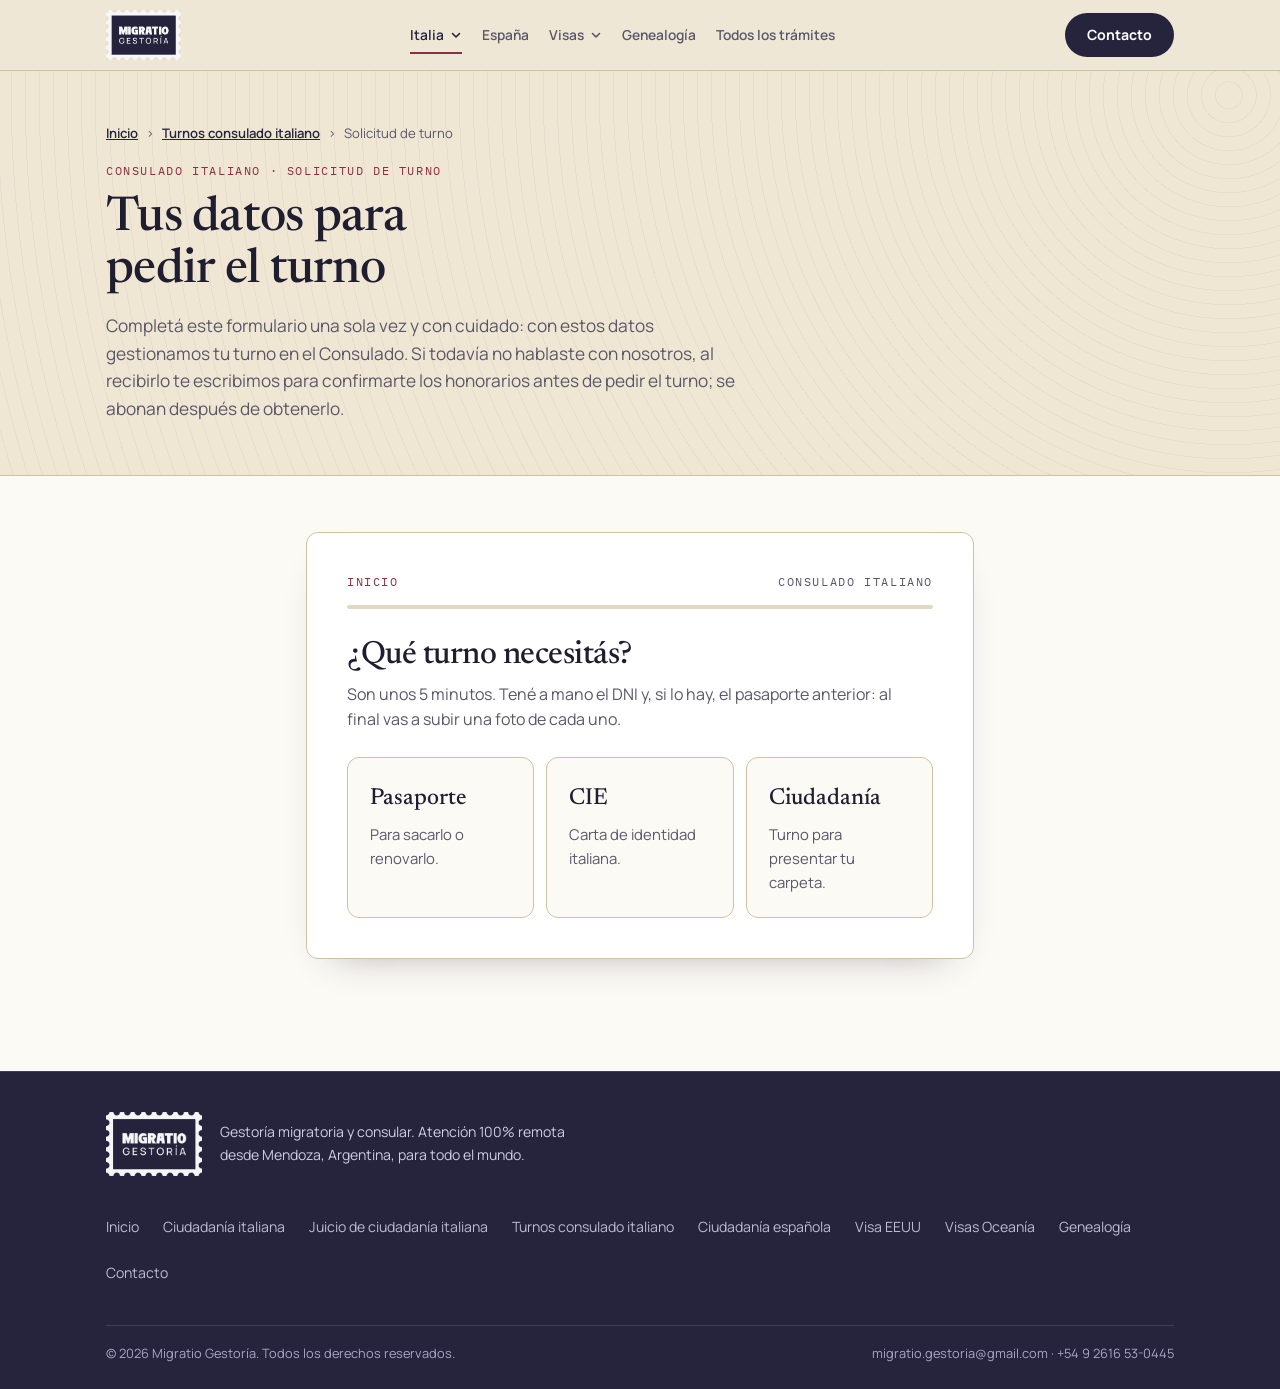
<file: solicitud-pasaporte/index.html>
<!doctype html>
<html lang="es">
<head>
<meta charset="utf-8">
<meta name="viewport" content="width=device-width, initial-scale=1">
<title>Solicitud de turno · Migratio Gestoría</title>
<meta name="robots" content="noindex">
<link rel="canonical" href="https://migratiogestoria.com/solicitud-turno/">
<meta http-equiv="refresh" content="0; url=../solicitud-turno/">
<script>location.replace('../solicitud-turno/' + location.search + location.hash);</script>
</head>
<body>
<p><a href="../solicitud-turno/">Ir a la solicitud de turno</a></p>
</body>
</html>
</file>
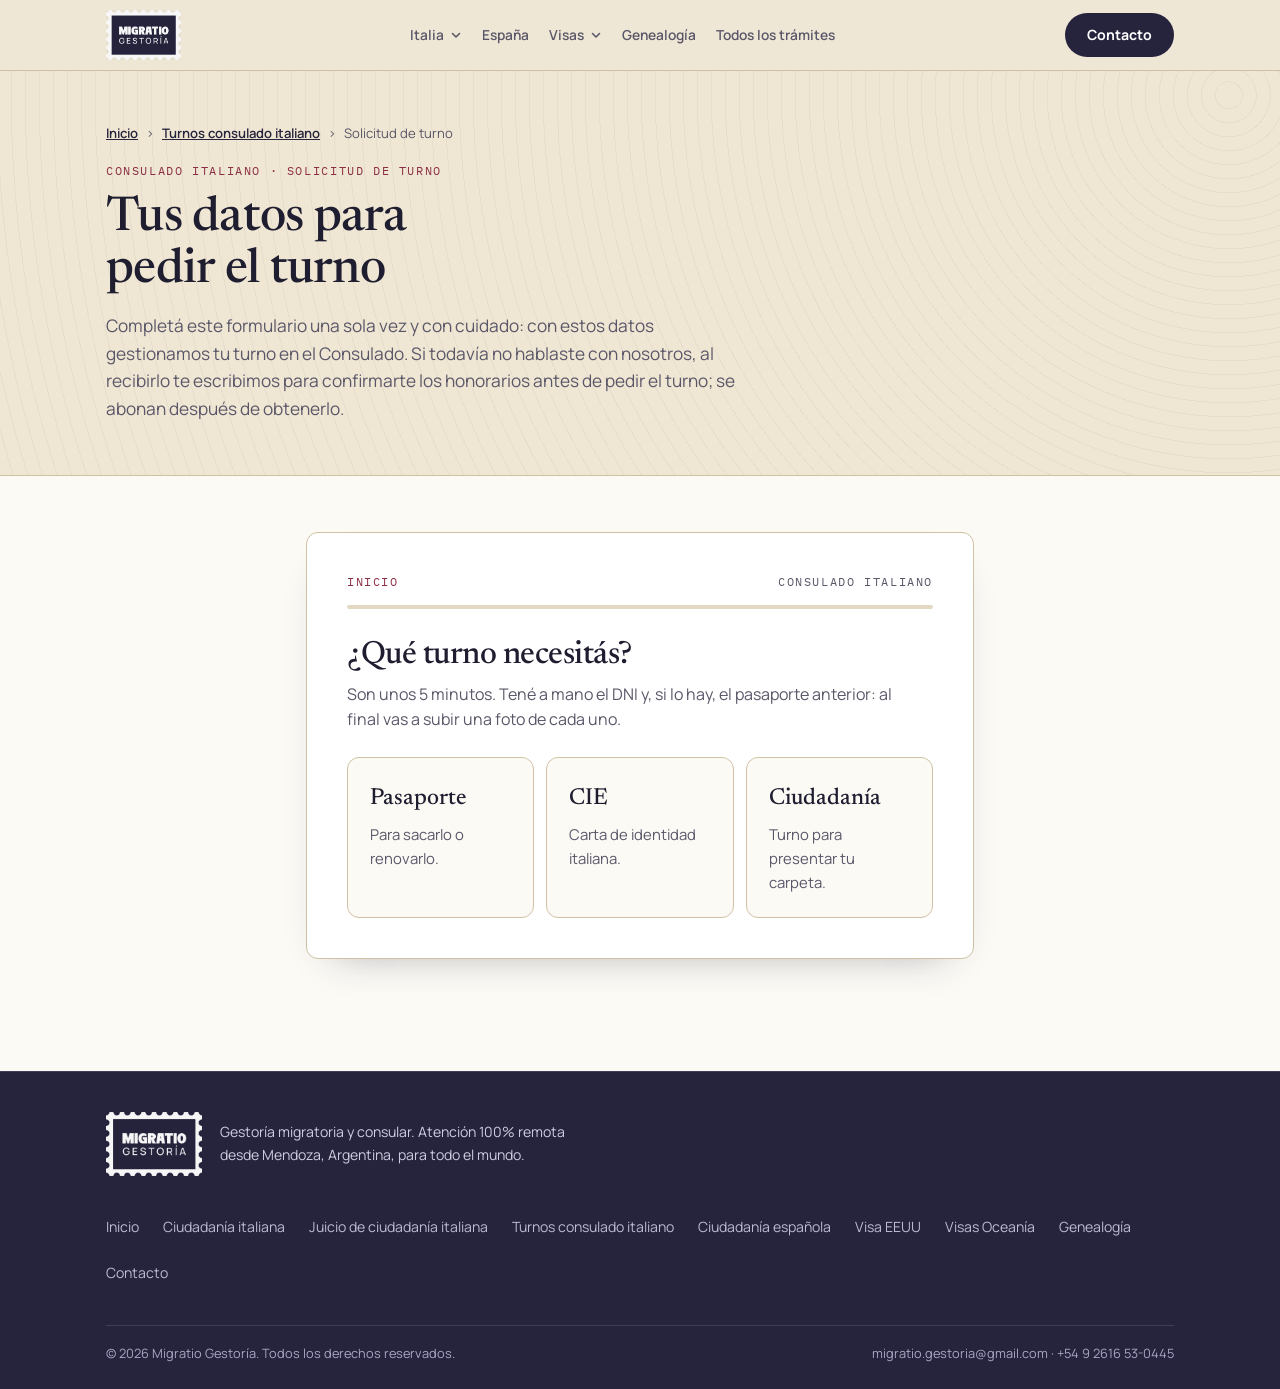
<file: solicitud-turno/index.html>
<!doctype html>
<html lang="es">
<head>
<meta charset="utf-8">
<meta name="viewport" content="width=device-width, initial-scale=1, viewport-fit=cover">
<meta name="format-detection" content="telephone=no">
<title>Solicitud de turno · Consulado italiano · Migratio</title>
<meta name="robots" content="noindex, follow">
<meta name="description" content="Formulario para clientes de Migratio Gestoría: datos para gestionar el turno de pasaporte, CIE o ciudadanía italiana.">
<meta name="theme-color" content="#efe6d3">
<link rel="icon" href="../favicon.ico?v=2" sizes="any">
<link rel="icon" type="image/png" sizes="32x32" href="../favicon-32.png?v=2">
<link rel="icon" type="image/png" sizes="16x16" href="../favicon-16.png?v=2">
<link rel="apple-touch-icon" href="../apple-touch-icon.png?v=2">
<link rel="canonical" href="https://migratiogestoria.com/solicitud-turno/">
<meta property="og:type" content="website">
<meta property="og:locale" content="es_AR">
<meta property="og:site_name" content="Migratio Gestoría">
<meta property="og:title" content="Solicitud de turno · Consulado italiano">
<meta property="og:description" content="Formulario para clientes de Migratio Gestoría: datos para gestionar el turno de pasaporte, CIE o ciudadanía italiana.">
<meta property="og:url" content="https://migratiogestoria.com/solicitud-turno/">
<meta property="og:image" content="https://migratiogestoria.com/og-migratio.jpg">
<meta name="twitter:card" content="summary_large_image">
<link rel="preconnect" href="https://fonts.googleapis.com">
<link rel="preconnect" href="https://fonts.gstatic.com" crossorigin>
<link href="https://fonts.googleapis.com/css2?family=Newsreader:ital,opsz,wght@0,6..72,400;0,6..72,500;1,6..72,400;1,6..72,500&family=Manrope:wght@400;500;600;700;800&family=IBM+Plex+Mono:wght@500&display=swap" rel="stylesheet">
<link rel="stylesheet" href="../site.css">
<style>
  .sf-hero .wrap { padding-block: clamp(28px, 5vw, 52px); grid-template-columns: 1fr; }
  .sf-hero h1 { font-size: clamp(2rem, 4.6vw, 3rem); line-height: 1.08; margin-bottom: 14px; max-width: 18ch; }
  .sf-hero .lead { margin-bottom: 0; max-width: 58ch; }
  .sf-sec { padding-block: clamp(32px, 5vw, 56px) clamp(64px, 9vw, 112px); scroll-margin-top: 96px; }
  .sf-wrap { max-width: 780px; }
  .sf-card { background: var(--white); border: 1px solid var(--line-strong); border-radius: var(--radius); padding: clamp(22px, 4vw, 40px); box-shadow: 0 18px 40px -28px rgba(38, 36, 61, .45); }
  .sf-top { display: flex; justify-content: space-between; gap: 12px; flex-wrap: wrap; padding-bottom: 14px; }
  .sf-top .mono { color: var(--ink-soft); }
  .sf-top #sf-step { color: var(--burgundy); }
  .sf-bar { height: 4px; background: var(--line); border-radius: 2px; margin-bottom: 28px; overflow: hidden; }
  .sf-bar i { display: block; height: 100%; width: 0; background: var(--navy); border-radius: 2px; transition: width .35s cubic-bezier(0.23, 1, 0.32, 1); }
  .sf-body > * { animation: rise 280ms cubic-bezier(0.23, 1, 0.32, 1) both; }
  .sf-body h2 { font-size: clamp(1.5rem, 3vw, 2rem); line-height: 1.15; margin-bottom: 8px; }
  .sf-body h2:focus { outline: none; }
  .sf-sub { color: var(--ink-soft); margin-bottom: 24px; max-width: 56ch; }
  .sf-fields { display: grid; gap: 24px; }
  .sf-f { display: flex; flex-direction: column; gap: 4px; min-width: 0; margin: 0; padding: 0; border: 0; }
  .sf-f[hidden] { display: none; }
  .sf-extra { margin-top: 28px; padding: 20px 22px; border: 1px solid var(--line-strong); border-radius: 12px; background: var(--white); }
  .sf-extra h3 { margin: 0 0 6px; font-size: 1.05rem; }
  .sf-extra p { margin: 0; color: var(--ink-soft); }
  .sf-extra .sf-nav { margin-top: 14px; }
  .sf-extra .sf-extra-sub { margin-top: 10px; font-size: .92rem; }
  .sf-extra-cie .sf-cie-img { float: right; width: 150px; margin: -4px -6px 8px 14px; }
  .sf-extra-cie .sf-cie-img svg { display: block; width: 100%; height: auto; }
  @media (max-width: 560px) { .sf-extra-cie .sf-cie-img { float: none; width: 170px; margin: 0 0 12px; } }
  .sf-extra-cie .sf-nav { clear: both; }
  .sf-f:not([hidden]) { animation: rise 260ms cubic-bezier(0.23, 1, 0.32, 1) both; }
  .sf-f > label, .sf-f > legend { padding: 0; font-weight: 700; font-size: 1rem; }
  .sf-f .hint { color: var(--ink-soft); font-size: .88rem; }
  .sf-f input:not([type=radio]), .sf-f select {
    width: 100%; min-height: 48px; padding: 8px 0; font: inherit; font-size: 1rem; color: var(--ink);
    background: transparent; border: 0; border-bottom: 1.5px solid var(--line-strong); border-radius: 0;
    -webkit-appearance: none; appearance: none; transition: border-color .2s ease;
  }
  .sf-f input[type=date] { min-width: 0; max-width: 240px; }
  .sf-f input[type=number] { max-width: 160px; -moz-appearance: textfield; }
  .sf-f input[type=number]::-webkit-outer-spin-button, .sf-f input[type=number]::-webkit-inner-spin-button { -webkit-appearance: none; margin: 0; }
  .sf-f select {
    padding-right: 28px; cursor: pointer;
    background-image: url("data:image/svg+xml,%3Csvg xmlns='http://www.w3.org/2000/svg' viewBox='0 0 12 12'%3E%3Cpath d='M2 4.5l4 4 4-4' fill='none' stroke='%2326243d' stroke-width='1.6' stroke-linecap='round' stroke-linejoin='round'/%3E%3C/svg%3E");
    background-repeat: no-repeat; background-position: right 4px center; background-size: 12px;
  }
  .sf-f input:not([type=radio]):hover, .sf-f select:hover { border-bottom-color: var(--ink-soft); }
  .sf-f input:not([type=radio]):focus, .sf-f select:focus { border-bottom-color: var(--navy); }
  .sf-f[data-bad] input:not([type=radio]), .sf-f[data-bad] select { border-bottom-color: var(--burgundy); }
  .sf-opts { display: flex; flex-wrap: wrap; gap: 8px; margin-top: 8px; }
  .sf-opt { position: relative; display: inline-flex; }
  .sf-opt input { position: absolute; inset: 0; width: 100%; height: 100%; margin: 0; opacity: 0; cursor: pointer; }
  .sf-opt span { display: inline-flex; align-items: center; min-height: 46px; padding: 8px 20px; font-weight: 600; background: var(--paper); border: 1.5px solid var(--line-strong); border-radius: 999px; transition: background-color .2s ease, border-color .2s ease, color .2s ease; }
  @media (hover: hover) and (pointer: fine) { .sf-opt:hover span { border-color: var(--navy); } }
  .sf-opt input:checked + span { background: var(--navy); border-color: var(--navy); color: var(--white); }
  .sf-opt input:focus-visible + span { outline: 3px solid var(--navy); outline-offset: 3px; }
  .sf-f[data-bad] .sf-opt span { border-color: var(--burgundy); }
  p.sf-warn { padding: 12px 16px; border-left: 2px solid var(--burgundy); background: var(--paper); font-size: .95rem; }
  .sf-up { display: flex; align-items: center; flex-wrap: wrap; gap: 8px 14px; margin-top: 8px; }
  .sf-file { position: relative; display: inline-flex; cursor: pointer; }
  .sf-f .sf-file input { position: absolute; inset: 0; width: 100%; height: 100%; min-height: 0; padding: 0; border: 0; opacity: 0; cursor: pointer; }
  .sf-file input:focus-visible + .btn { outline: 3px solid var(--navy); outline-offset: 3px; }
  .sf-f[data-bad] .sf-file .btn { border-color: var(--burgundy); }
  .sf-prev { display: flex; align-items: center; gap: 12px; flex-wrap: wrap; margin-top: 10px; }
  .sf-prev img { max-width: 180px; max-height: 120px; border: 1px solid var(--line, #d9d4cc); border-radius: 6px; background: #f4f1ec; }
  .sf-fname { color: var(--ink-soft); font-size: .92rem; overflow-wrap: anywhere; min-width: 0; }
  .sf-nav .btn:disabled { opacity: .6; cursor: progress; }
  .sf-na { align-self: flex-start; margin-top: 10px; }
  .sf-na span { min-height: 44px; font-size: .95rem; }
  .sf-f input:disabled { opacity: .45; }
  .sf-link { align-self: flex-start; font-size: .9rem; font-weight: 700; color: var(--ink); text-underline-offset: 3px; }
  .sf-later { padding-top: 20px; border-top: 1px solid var(--line); }
  .sf-later .sf-na { margin-top: 0; }
  .sf-cta { gap: 8px; padding: 14px 16px; background: var(--paper); border: 1px solid var(--line); border-left: 2px solid var(--burgundy); border-radius: 10px; }
  .sf-ctam { font-size: .97rem; font-weight: 600; }
  .sf-cta .sf-na { margin-top: 4px; }
  .sf-cta .sf-opt span { background: var(--white); }
  .sf-cta .sf-opt input:checked + span { background: var(--navy); }
  .sf-rq { color: var(--burgundy); }
  .sf-none { margin: 6px 0 0; color: var(--ink-soft); font-size: .95rem; }
  .sf-err { color: var(--burgundy); font-size: .88rem; font-weight: 600; }
  .sf-nav { display: flex; align-items: center; justify-content: space-between; gap: 12px; flex-wrap: wrap; margin-top: 8px; }
  .sf-back, .sf-edit { min-height: 44px; padding: 0 4px; background: none; border: 0; font: inherit; font-size: .92rem; font-weight: 700; color: var(--ink-soft); text-decoration: underline; text-underline-offset: 3px; cursor: pointer; }
  .sf-back:hover, .sf-edit:hover { color: var(--ink); }
  .sf-pick { display: grid; grid-template-columns: 1fr 1fr; gap: 12px; }
  .sf-pickb { display: flex; flex-direction: column; gap: 6px; min-height: 110px; padding: 22px; text-align: left; font: inherit; color: var(--ink); background: var(--paper); border: 1.5px solid var(--line-strong); border-radius: var(--radius); cursor: pointer; transition: border-color .2s ease, background-color .2s ease, transform .16s cubic-bezier(0.23, 1, 0.32, 1); }
  .sf-pick3 { grid-template-columns: repeat(3, 1fr); }
  .sf-pickb b { font-family: var(--f-display); font-weight: 500; font-size: 1.45rem; }
  .sf-pickb span { color: var(--ink-soft); font-size: .93rem; }
  @media (hover: hover) and (pointer: fine) { .sf-pickb:hover { border-color: var(--navy); background: var(--white); } }
  .sf-pickb:active { transform: scale(.98); }
  .sf-rev { padding-block: 16px; border-top: 1px solid var(--line); }
  .sf-revtop { display: flex; align-items: center; justify-content: space-between; gap: 12px; }
  .sf-rev h3 { font-size: 1.02rem; }
  .sf-rev dl { margin: 6px 0 0; display: grid; gap: 8px; }
  .sf-rev dl > div { display: grid; grid-template-columns: minmax(0, 1fr) minmax(0, 1fr); gap: 16px; font-size: .95rem; }
  .sf-rev dt { color: var(--ink-soft); }
  .sf-rev dd { margin: 0; font-weight: 600; overflow-wrap: anywhere; }
  .sf-ok { display: flex; gap: 12px; align-items: flex-start; margin-top: 20px; padding: 16px; background: var(--paper); border: 1px solid var(--line); border-radius: 10px; font-size: .95rem; cursor: pointer; }
  .sf-ok input { flex: none; width: 22px; height: 22px; margin: 1px 0 0; accent-color: var(--navy); }
  .sf-note { margin-top: 18px; color: var(--ink-soft); font-size: .86rem; max-width: 62ch; }
  .sf-note a { color: var(--ink); }
  .sf-end { justify-content: flex-start; margin-top: 4px; }
  @media (max-width: 560px) {
    .sf-pick, .sf-pick3 { grid-template-columns: 1fr; }
    .sf-pickb { min-height: 0; }
    .sf-rev dl > div { grid-template-columns: 1fr; gap: 0; }
    .sf-nav .btn { flex: 1 1 auto; }
  }
  @media (prefers-reduced-motion: reduce) {
    .sf-body > *, .sf-f:not([hidden]) { animation-name: fade; }
    .sf-bar i { transition: none; }
    .sf-pickb:active { transform: none; }
  }
</style>
<!-- Google Analytics (GA4) -->
<script async src="https://www.googletagmanager.com/gtag/js?id=G-LXLH3B2WEY"></script>
<script>
  window.dataLayer = window.dataLayer || [];
  function gtag(){dataLayer.push(arguments);}
  gtag('js', new Date());
  gtag('config', 'G-LXLH3B2WEY');
  // Clics de contacto: WhatsApp es la conversión del sitio.
  document.addEventListener('click', function (e) {
    var a = e.target.closest && e.target.closest('a[href]');
    if (!a) return;
    var href = a.getAttribute('href') || '';
    var evento = /wa\.me|api\.whatsapp\.com/.test(href) ? 'whatsapp_click'
               : href.indexOf('mailto:') === 0 ? 'email_click' : null;
    if (!evento) return;
    var sec = a.closest('section[id], header, footer, nav') || a.closest('[id]') || a.closest('section, div[class]');
    gtag('event', evento, {
      link_text: (a.textContent || a.getAttribute('aria-label') || '').trim().slice(0, 60),
      link_id: a.id || '',
      seccion: sec ? (sec.id || (sec.className || '').toString().split(' ')[0] || sec.tagName.toLowerCase()) : ''
    });
  }, true);
</script>
</head>
<body>
<svg style="display:none" aria-hidden="true">
  <symbol id="ic-passport" viewBox="0 0 24 24"><rect x="4" y="3" width="16" height="18" rx="2"/><circle cx="12" cy="9" r="2.3"/><path d="M8 14h8M8 17h8"/></symbol>
  <symbol id="ic-search" viewBox="0 0 24 24"><circle cx="10" cy="10" r="6.5"/><path d="M15 15l5.5 5.5"/></symbol>
  <symbol id="ic-doc" viewBox="0 0 24 24"><path d="M6 3h8l4 4v14a1 1 0 0 1-1 1H6a1 1 0 0 1-1-1V4a1 1 0 0 1 1-1z"/><path d="M14 3v4h4"/><path d="M8 13h8M8 16.5h8"/></symbol>
  <symbol id="ic-stamp" viewBox="0 0 24 24"><circle cx="12" cy="9" r="5.5"/><path d="M9.5 9l1.8 1.8L14.8 7"/><path d="M8.5 19l1-4.5M15.5 19l-1-4.5"/></symbol>
  <symbol id="ic-scale" viewBox="0 0 24 24"><path d="M12 3v3"/><path d="M4 6h16"/><path d="M6 6l-3 6a3 3 0 0 0 6 0l-3-6z"/><path d="M18 6l-3 6a3 3 0 0 0 6 0l-3-6z"/><path d="M12 9v10M8 21h8"/></symbol>
  <symbol id="ic-home" viewBox="0 0 24 24"><path d="M4 11.5L12 4l8 7.5"/><path d="M6 10v9a1 1 0 0 0 1 1h10a1 1 0 0 0 1-1v-9"/><path d="M10 20v-5h4v5"/></symbol>
  <symbol id="ic-globe" viewBox="0 0 24 24"><circle cx="12" cy="12" r="8.5"/><path d="M3.5 12h17M12 3.5c2.8 2.6 2.8 14.4 0 17M12 3.5c-2.8 2.6-2.8 14.4 0 17"/></symbol>
  <symbol id="ic-shield" viewBox="0 0 24 24"><path d="M12 3l7 3v6c0 4.5-3 7.5-7 9-4-1.5-7-4.5-7-9V6l7-3z"/><path d="M9 12l2 2 4-4.5"/></symbol>
  <symbol id="ic-plane" viewBox="0 0 24 24"><path d="M21 3L3 10.5l6.5 2.5L12 20l3-6 6-11z"/></symbol>
  <symbol id="ic-briefcase" viewBox="0 0 24 24"><rect x="3" y="8" width="18" height="11" rx="1.5"/><path d="M8 8V6a2 2 0 0 1 2-2h4a2 2 0 0 1 2 2v2"/><path d="M3 13h18"/></symbol>
  <symbol id="ic-rings" viewBox="0 0 24 24"><circle cx="9" cy="13" r="4"/><circle cx="15" cy="13" r="4"/></symbol>
  <symbol id="ic-chat" viewBox="0 0 24 24"><path d="M4 5h16v11H8l-4 4V5z"/><path d="M8 9h8M8 12.5h5"/></symbol>
  <symbol id="ic-calendar" viewBox="0 0 24 24"><rect x="3.5" y="5" width="17" height="15" rx="2"/><path d="M3.5 9.5h17M8 3v4M16 3v4"/><path d="M8.5 14l1.8 1.8L14 12"/></symbol>
  <symbol id="ic-clock" viewBox="0 0 24 24"><circle cx="12" cy="12" r="8.5"/><path d="M12 7v5l3.5 2"/></symbol>
  <symbol id="ic-alert" viewBox="0 0 24 24"><path d="M12 3.5l9 16H3l9-16z"/><path d="M12 10v4.5M12 17.2v.1"/></symbol>
  <symbol id="ic-arrow" viewBox="0 0 24 24"><path d="M5 12h14M13 6l6 6-6 6"/></symbol>
  <symbol id="ic-mail" viewBox="0 0 24 24"><rect x="3" y="5.5" width="18" height="13" rx="2"/><path d="M3.5 7l8.5 6 8.5-6"/></symbol>
  <symbol id="ic-ig" viewBox="0 0 24 24"><rect x="3.5" y="3.5" width="17" height="17" rx="5"/><circle cx="12" cy="12" r="4"/><path d="M17 7h.01"/></symbol>
  <symbol id="ic-copy" viewBox="0 0 24 24"><rect x="9" y="9" width="11" height="11" rx="2"/><path d="M5 15V6a2 2 0 0 1 2-2h9"/></symbol>
  <symbol id="ic-check" viewBox="0 0 24 24"><path d="M5 12.5l4.5 4.5L19 7.5"/></symbol>
  <symbol id="ic-wa" viewBox="0 0 24 24"><path d="M4 20l1.2-4.2A8 8 0 1 1 8.4 19z"/><path d="M9.2 8.6c.3 2.4 2 4.6 4.6 5.6l1-1.1 1.8.8-.4 1.6c-3.6.2-7.2-3.2-7.4-7l1.5-.5.8 1.8z"/></symbol>
</svg>

<a class="skip" href="#top">Saltar al contenido</a>

<header class="site">
  <div class="wrap nav-row">
    <a href="../" class="brand" aria-label="Migratio Gestoría, inicio"><img src="../logo-v3.png" alt="Migratio Gestoría"></a>
    <nav class="links" aria-label="Secciones">
      <div class="dd">
        <button class="dd-btn" type="button" aria-expanded="false" aria-controls="dd-italia">Italia<svg class="dd-chev" viewBox="0 0 12 12" aria-hidden="true"><path d="M2.5 4.5L6 8l3.5-3.5"/></svg></button>
        <div class="dd-menu" id="dd-italia">
          <a href="../ciudadania-italiana/"><b>Ciudadanía italiana</b><span>Por descendencia, vía consular</span></a>
          <a href="../juicio-ciudadania-italiana/"><b>Juicio de ciudadanía</b><span>Vía judicial ante tribunales italianos</span></a>
          <a href="../turnos-consulado-italiano/"><b>Turnos en el consulado</b><span>Pasaporte, CIE, ciudadanía e hijos menores</span></a>
          <a href="../solicitud-turno/"><b>Solicitar turno en línea</b><span>Cargá tus datos y te contactamos</span></a>
        </div>
      </div>
      <a href="../ciudadania-espanola/">España</a>
      <div class="dd">
        <button class="dd-btn" type="button" aria-expanded="false" aria-controls="dd-visas">Visas<svg class="dd-chev" viewBox="0 0 12 12" aria-hidden="true"><path d="M2.5 4.5L6 8l3.5-3.5"/></svg></button>
        <div class="dd-menu" id="dd-visas">
          <a href="../visa-estados-unidos/"><b>Estados Unidos</b><span>Visa de turista y formulario DS-160</span></a>
          <a href="../visas-oceania/"><b>Australia, Nueva Zelanda y Bali</b><span>Turismo, Working Holiday y estudio</span></a>
        </div>
      </div>
      <a href="../#genealogia">Genealogía</a>
      <a href="../#tramites">Todos los trámites</a>
    </nav>
    <div class="nav-actions">
      <a class="btn btn-primary nav-cta" href="../#contacto">Contacto</a>
      <button class="menu-btn" id="menu-btn" aria-expanded="false" aria-controls="mnav" aria-label="Abrir menú">
        <svg viewBox="0 0 24 24" aria-hidden="true"><path d="M4 7h16M4 12h16M4 17h16"/></svg>
      </button>
    </div>
  </div>
  <nav class="mnav" id="mnav" aria-label="Secciones" hidden>
    <div class="wrap">
      <a href="../">Inicio</a>
      <span class="mnav-h mono">Italia</span>
      <a class="sub" href="../ciudadania-italiana/">Ciudadanía italiana</a>
      <a class="sub" href="../juicio-ciudadania-italiana/">Juicio de ciudadanía</a>
      <a class="sub" href="../turnos-consulado-italiano/">Turnos en el consulado</a>
      <a class="sub" href="../solicitud-turno/">Solicitar turno en línea</a>
      <span class="mnav-h mono">España</span>
      <a class="sub" href="../ciudadania-espanola/">Ciudadanía española</a>
      <span class="mnav-h mono">Visas</span>
      <a class="sub" href="../visa-estados-unidos/">Estados Unidos</a>
      <a class="sub" href="../visas-oceania/">Australia, Nueva Zelanda y Bali</a>
      <span class="mnav-h mono">Más</span>
      <a class="sub" href="../#genealogia">Genealogía</a>
      <a class="sub" href="../#tramites">Todos los trámites</a>
      <a class="sub" href="../#proceso">Cómo trabajamos</a>
      <a class="sub" href="../#faq">Preguntas frecuentes</a>
      <a href="../#contacto">Contacto</a>
    </div>
  </nav>
</header>

<main id="top">
  <section class="page-hero sf-hero">
    <div class="wrap">
      <div>
        <nav class="crumbs" aria-label="Ruta"><a href="../">Inicio</a><span aria-hidden="true">›</span><a href="../turnos-consulado-italiano/">Turnos consulado italiano</a><span aria-hidden="true">›</span><span>Solicitud de turno</span></nav>
        <span class="mono kicker">Consulado italiano · Solicitud de turno</span>
        <h1>Tus datos para pedir el turno</h1>
        <p class="lead">Completá este formulario una sola vez y con cuidado: con estos datos gestionamos tu turno en el Consulado. Si todavía no hablaste con nosotros, al recibirlo te escribimos para confirmarte los honorarios antes de pedir el turno; se abonan después de obtenerlo.</p>
      </div>
    </div>
  </section>

  <section id="solicitud" class="sf-sec">
    <div class="wrap sf-wrap">
      <div class="sf-card">
        <div class="sf-top"><span class="mono" id="sf-step">Inicio</span><span class="mono" id="sf-kind">Consulado italiano</span></div>
        <div class="sf-bar" aria-hidden="true"><i id="sf-bar"></i></div>
        <div class="sf-body" id="sf-body">
          <noscript><p class="sf-sub">Este formulario necesita JavaScript. Escribinos a <a href="mailto:migratio.gestoria@gmail.com">migratio.gestoria@gmail.com</a>.</p></noscript>
        </div>
      </div>
    </div>
  </section>
</main>

<footer>
  <div class="wrap f-top">
    <div class="f-brand">
      <img src="../logo-v3.png" alt="Migratio Gestoría" width="96" height="64">
      <p>Gestoría migratoria y consular. Atención 100% remota desde Mendoza, Argentina, para todo el mundo.</p>
    </div>
    <nav class="f-links" aria-label="Pie de página">
      <a href="../">Inicio</a>
      <a href="../ciudadania-italiana/">Ciudadanía italiana</a>
      <a href="../juicio-ciudadania-italiana/">Juicio de ciudadanía italiana</a>
      <a href="../turnos-consulado-italiano/">Turnos consulado italiano</a>
      <a href="../ciudadania-espanola/">Ciudadanía española</a>
      <a href="../visa-estados-unidos/">Visa EEUU</a>
      <a href="../visas-oceania/">Visas Oceanía</a>
      <a href="../#genealogia">Genealogía</a>
      <a href="../#contacto">Contacto</a>
    </nav>
  </div>
  <div class="wrap f-legal">
    <span>© <span id="year">2026</span> Migratio Gestoría. Todos los derechos reservados.</span>
    <span>migratio.gestoria@gmail.com · +54 9 2616 53-0445</span>
  </div>
</footer>

<script>
  if ('scrollRestoration' in history) history.scrollRestoration = 'manual';
  document.getElementById('year').textContent = new Date().getFullYear();
  var menuBtn = document.getElementById('menu-btn'), mnav = document.getElementById('mnav');
  function setMenu(open) {
    mnav.hidden = !open;
    menuBtn.setAttribute('aria-expanded', open ? 'true' : 'false');
    menuBtn.setAttribute('aria-label', open ? 'Cerrar menú' : 'Abrir menú');
  }
  menuBtn.addEventListener('click', function () { setMenu(mnav.hidden); });
  mnav.querySelectorAll('a').forEach(function (a) { a.addEventListener('click', function () { setMenu(false); }); });
  document.addEventListener('keydown', function (e) { if (e.key === 'Escape' && !mnav.hidden) { setMenu(false); menuBtn.focus(); } });

  // Solicitud de turno (pasaporte y CIE): los datos y las fotos se envían al receptor de la gestoría (ENDPOINT).
  (function () {
    var body = document.getElementById('sf-body'); if (!body) return;
    var stepEl = document.getElementById('sf-step'), kindEl = document.getElementById('sf-kind'), bar = document.getElementById('sf-bar');
    var MAIL = 'migratio.gestoria@gmail.com', WA = 'https://wa.me/5492616530445?text=';
    var ENDPOINT = 'https://script.google.com/macros/s/AKfycbwa4T09p1_f0tFNOzWPgV_vEieeAXlsQqr9HDIGg0OqPt9U1sEmQsPEyN7xbFRwlIKf/exec'; // URL del receptor: guarda la solicitud en la planilla y las fotos en Drive
    var files = {}; // fotos adjuntas: quedan en memoria hasta enviar
    var KEY = 'mg-solicitud-pasaporte';
    var SN = ['Sí', 'No'];
    var OJOS = ['Marrón', 'Verde', 'Celeste', 'Gris', 'Negro'];
    var CONS = ['Mendoza', 'Córdoba', 'Rosario', 'Buenos Aires', 'La Plata', 'Lomas de Zamora', 'Morón', 'Mar del Plata', 'Bahía Blanca', 'Otro o no lo sé'];
    // Datos que pasan al cargar otro familiar. El correo no: cada mayor tiene el suyo y el del menor es el de su progenitor (ver _fam).
    var SHARED = ['domicilio', 'cp', 'cambioDom', 'consulado', 'celular', 'servicio', '_fam', '_fechas', '_fechasL', '_familia'];
    var TRAM = { pas: ['Pasaporte', 'Pasaporte italiano'], cie: ['CIE', 'Carta de identidad (CIE)'], ambos: ['Pasaporte y CIE', 'Pasaporte italiano y CIE'], ciu: ['Ciudadanía', 'Turno de ciudadanía italiana'] };
    var KIND = { mayor: 'Mayor de edad', menor: 'Menor de edad' };
    function eq(k, v) { return function (d) { return d[k] === v; }; }
    // Obligatorias (req): las mismas que en el formulario anterior y las que dependen de otra respuesta.
    function flow(tram, kind) {
      var pas = tram !== 'cie', cie = tram !== 'pas', men = kind === 'menor', fin = [], out;
      if (tram === 'ciu') return [
        ['Tus datos', 'Tal cual figuran en tu DNI.', [
          { k: 'apellidos', l: 'Apellidos', t: 'text', ac: 'family-name' },
          { k: 'nombres', l: 'Nombres', t: 'text', ac: 'given-name' },
          { k: 'lugarNac', l: 'Lugar de nacimiento', t: 'text' },
          { k: 'fechaNac', l: 'Fecha de nacimiento', t: 'date', ac: 'bday' }
        ]],
        ['Domicilio y contacto', 'El domicilio, tal cual figura en el DNI.', [
          { k: 'domicilio', l: 'Domicilio completo', t: 'text', ac: 'street-address' },
          { k: 'cp', l: 'Código postal', t: 'text', im: 'numeric', ac: 'postal-code' },
          { k: 'consulado', l: 'Consulado que te corresponde', t: 'select', o: CONS },
          { k: 'celular', l: 'Celular', h: 'Con código de área. Te escribimos a este número.', t: 'tel', req: 1, ac: 'tel' }
        ]],
        ['Ciudadanía y turno', 'Último paso antes de subir la documentación.', [
          { k: 'avo', l: 'Nombre del antepasado italiano o del familiar ya inscripto en el Consulado', h: 'Tu antepasado nacido en Italia, o tu padre, madre, abuelo o abuela que ya tiene la ciudadanía y figura en el Consulado.', t: 'text', req: 1 },
          { k: 'vinculo', l: '¿Qué vínculo tenés con esa persona?', t: 'choice', o: ['Hijo/a', 'Nieto/a', 'Otro'], req: 1 },
          { k: 'vinculoOtro', t: 'note', l: 'El turno del consulado es para hijos y nietos de ciudadanos exclusivamente italianos. Si tu caso es otro, lo revisamos con vos antes de pedirlo.', w: eq('vinculo', 'Otro') },
          { k: 'servicio', l: '¿Qué modalidad querés?', h: 'Exprés: turno desde 24 horas. Común: en hasta 10 días.', t: 'choice', o: ['Exprés', 'Común'] },
          { k: 'noFechas', l: '¿Hay alguna fecha en la que no puedas ir al Consulado?', h: 'A corto plazo: por un viaje, una enfermedad, etc.', t: 'choice', o: SN },
          { k: 'cuales', l: '¿Qué fechas o días?', h: 'Recordá que los turnos son por la mañana.', t: 'text', req: 1, w: eq('noFechas', 'Sí') }
        ]]
      ];
      var contacto = ['Domicilio y contacto', 'El domicilio, tal cual figura en el DNI.', [
        { k: 'domicilio', l: 'Domicilio completo', t: 'text', ac: 'street-address' },
        { k: 'cp', l: 'Código postal', t: 'text', im: 'numeric', ac: 'postal-code' },
        { k: 'cambioDom', l: men ? '¿Cambiaron de domicilio recientemente?' : '¿Cambiaste de domicilio recientemente?', t: 'choice', o: SN },
        { k: 'consulado', l: men ? 'Consulado que les corresponde' : 'Consulado que te corresponde', t: 'select', o: CONS },
        { k: 'celular', l: 'Celular', h: 'Con código de área. Te escribimos a este número.', t: 'tel', req: 1, ac: 'tel' }
      ]];
      // El correo solo en pasaporte: para la CIE la gestoría usa un correo propio (recibe el código OTP).
      if (tram === 'pas') contacto[2].push({ k: 'email', l: men ? 'Correo electrónico del progenitor' : 'Correo electrónico', h: men ? 'El del progenitor italiano.' : 'Cada mayor de edad necesita un correo propio.', t: 'email', ac: 'email' });
      if (pas && !men) fin.push(
        { k: 'primer', l: '¿Es tu primer pasaporte italiano?', t: 'choice', o: SN, req: 1 },
        { k: 'pasAnt', l: 'Número del pasaporte anterior', t: 'text', req: 1, na: 'No lo tengo a mano', w: eq('primer', 'No') });
      if (pas && men) fin.push(
        { k: 'primer', l: '¿Es el primer pasaporte del menor?', t: 'choice', o: SN, req: 1 },
        { k: 'progTiene', l: '¿El progenitor tiene pasaporte italiano?', h: 'Vigente o vencido.', t: 'choice', o: SN, req: 1, w: eq('primer', 'Sí') },
        { k: 'progPas', l: 'Número de pasaporte del progenitor', h: 'Si los dos son italianos, el del progenitor que cargaste antes.', t: 'text', req: 1, na: 'No lo tengo a mano', w: function (d) { return d.primer === 'No' || (d.primer === 'Sí' && d.progTiene === 'Sí'); } });
      if (cie) fin.push(
        { k: 'aire', l: men ? '¿El menor está inscripto en el AIRE?' : '¿Estás inscripto en el AIRE?', h: 'El consulado solo emite la CIE a quienes están inscriptos en el AIRE.', t: 'choice', o: ['Sí', 'No', 'No lo sé'], req: 1 },
        { k: 'aireNo', t: 'note', l: 'Sin la inscripción en el AIRE el consulado no emite la CIE. Podemos tramitarla nosotros antes de pedir el turno.', w: eq('aire', 'No') },
        { k: 'aireTram', l: men ? '¿Querés que tramitemos la inscripción del menor en el AIRE?' : '¿Querés que tramitemos tu inscripción en el AIRE?', h: 'La gestionamos en Fast It, el portal consular.', t: 'choice', o: SN, req: 1, w: eq('aire', 'No') },
        { k: 'aireVer', l: men ? '¿Querés que averigüemos si el menor está inscripto?' : '¿Querés que averigüemos si estás inscripto?', h: 'Lo verificamos en Fast It, el portal consular. Si no figura la inscripción, podemos tramitarla.', t: 'choice', o: SN, req: 1, w: eq('aire', 'No lo sé') },
        { k: 'cieAnt', l: men ? '¿El menor tiene una CIE vencida o por vencer?' : '¿Tenés una CIE vencida o por vencer?', t: 'choice', o: SN, req: 1 },
        { k: 'cf', l: men ? '¿El menor tiene código fiscal italiano?' : '¿Tenés código fiscal italiano?', h: 'El codice fiscale. Si no hay, no pasa nada.', t: 'choice', o: SN, req: 1 },
        { k: 'cfNum', l: men ? 'Código fiscal del menor' : 'Código fiscal', h: '16 letras y números.', t: 'text', cf: 1, req: 1, w: eq('cf', 'Sí') });
      fin.push(
        { k: 'servicio', l: men ? '¿Qué modalidad quieren?' : '¿Qué modalidad querés?', h: 'Exprés: turno desde 24 horas. Común: en hasta 10 días.', t: 'choice', o: ['Exprés', 'Común'] },
        men ? { k: 'noFechas', l: '¿Hay alguna fecha en los próximos 30 días en la que no puedan ir al Consulado?', h: pas ? 'Tienen que ir el menor, la madre y el padre. Contá cualquier fecha en la que alguno de los tres no pueda.' : '', t: 'choice', o: SN }
            : { k: 'noFechas', l: '¿Hay alguna fecha en la que no puedas ir al Consulado?', h: 'A corto plazo: por un viaje, una enfermedad, etc.', t: 'choice', o: SN },
        { k: 'cuales', l: '¿Qué fechas o días?', h: 'Recordá que los turnos son por la mañana.', t: 'text', req: 1, w: eq('noFechas', 'Sí') });
      fin = [tram === 'pas' ? 'Pasaporte y turno' : tram === 'cie' ? 'CIE y turno' : 'Pasaporte, CIE y turno', 'Último paso antes de subir la documentación.', fin];
      if (!men) {
        out = [['Tus datos', 'Tal cual figuran en tu DNI.', [
          { k: 'apellidos', l: 'Apellidos', t: 'text', ac: 'family-name' },
          { k: 'nombres', l: 'Nombres', t: 'text', ac: 'given-name' },
          { k: 'lugarNac', l: 'Lugar de nacimiento', t: 'text' },
          { k: 'fechaNac', l: 'Fecha de nacimiento', t: 'date', ac: 'bday' },
          { k: 'estatura', l: 'Estatura', h: 'En centímetros.', t: 'number', req: 1, min: 50, max: 250 },
          { k: 'ojos', l: 'Color de ojos', t: 'choice', o: OJOS, req: 1 }
        ]], contacto];
        if (pas) out.push(['Familia', 'Necesitamos saber si tu estado civil y tus hijos están inscriptos en el Consulado.', [
          { k: 'hijos', l: '¿Tenés hijos menores de edad?', t: 'choice', o: ['No', '1', '2', '3 o más'] },
          { k: 'hijosCant', l: '¿Cuántos hijos menores son?', t: 'number', u: '', e: 'Ingresá la cantidad, por ejemplo 3.', req: 1, min: 3, max: 20, w: eq('hijos', '3 o más') },
          { k: 'hijosInscr', l: '¿Inscribiste a todos tus hijos en el Consulado?', t: 'choice', o: SN, req: 1, w: function (d) { return d.hijos && d.hijos !== 'No'; } },
          { k: 'hijosTram', l: 'Sumar la inscripción de los hijos', m: 'Podemos inscribirlos en el Consulado por vos.', a: ['Ver el trámite para hijos menores', '../turnos-consulado-italiano/#menores'], t: 'cta', c: 'Sumarla a mi solicitud', w: eq('hijosInscr', 'No') },
          { k: 'civil', l: 'Estado civil', t: 'choice', o: ['Casado/a', 'Soltero/a', 'Viudo/a', 'Divorciado/a'] },
          { k: 'matInscr', l: '¿Inscribiste el matrimonio en el Consulado?', t: 'choice', o: SN, req: 1, w: eq('civil', 'Casado/a') },
          { k: 'matTram', l: 'Sumar la inscripción del matrimonio', m: 'Podemos inscribir el matrimonio en el Consulado por vos.', t: 'cta', c: 'Sumarla a mi solicitud', w: eq('matInscr', 'No') },
          { k: 'conyuge', l: 'Nombre completo de tu cónyuge', h: 'Tal cual figura en su DNI.', t: 'text', req: 1, w: eq('civil', 'Casado/a') },
          { k: 'divInscr', l: '¿Inscribiste el divorcio en el Consulado?', t: 'choice', o: SN, req: 1, w: eq('civil', 'Divorciado/a') },
          { k: 'divTram', l: 'Sumar la inscripción del divorcio', m: 'Podemos inscribir el divorcio en el Consulado por vos.', t: 'cta', c: 'Sumarla a mi solicitud', w: eq('divInscr', 'No') },
          { k: 'defInscr', l: '¿Inscribiste la defunción de tu cónyuge en el Consulado?', t: 'choice', o: SN, req: 1, w: eq('civil', 'Viudo/a') },
          { k: 'defTram', l: 'Sumar la inscripción de la defunción', m: 'Podemos inscribir la defunción en el Consulado por vos.', t: 'cta', c: 'Sumarla a mi solicitud', w: eq('defInscr', 'No') }
        ]]);
      } else {
        var prog = [
          { k: 'progNombre', l: 'Nombre completo del progenitor italiano', h: 'Tal cual figura en el DNI.', t: 'text', ac: 'name' },
          { k: 'progLugar', l: 'Lugar de nacimiento del progenitor', t: 'text' },
          { k: 'progFecha', l: 'Fecha de nacimiento del progenitor', t: 'date' }
        ];
        if (pas) prog.push(
          { k: 'hijosProg', l: '¿Cuántos hijos menores tiene el progenitor?', h: 'Solo menores de edad.', t: 'choice', o: ['1', '2', '3 o más'] },
          { k: 'hijosCant', l: '¿Cuántos hijos menores son?', t: 'number', u: '', e: 'Ingresá la cantidad, por ejemplo 3.', req: 1, min: 3, max: 20, w: eq('hijosProg', '3 o más') },
          { k: 'civil', l: 'Estado civil del progenitor', t: 'choice', o: ['Casado/a', 'Soltero/a', 'Viudo/a', 'Divorciado/a', 'Otro'] },
          { k: 'conyuge', l: 'Nombre completo del cónyuge', h: 'Tal cual figura en su DNI.', t: 'text', req: 1, w: eq('civil', 'Casado/a') },
          { k: 'divInscr', l: '¿Inscribió el divorcio en el Consulado?', t: 'choice', o: SN, req: 1, w: eq('civil', 'Divorciado/a') },
          { k: 'divTram', l: 'Sumar la inscripción del divorcio', m: 'Podemos inscribir el divorcio en el Consulado por ustedes.', t: 'cta', c: 'Sumarla a mi solicitud', w: eq('divInscr', 'No') },
          { k: 'defInscr', l: '¿Inscribió la defunción de su cónyuge en el Consulado?', t: 'choice', o: SN, req: 1, w: eq('civil', 'Viudo/a') },
          { k: 'defTram', l: 'Sumar la inscripción de la defunción', m: 'Podemos inscribir la defunción en el Consulado por ustedes.', t: 'cta', c: 'Sumarla a mi solicitud', w: eq('defInscr', 'No') });
        out = [['Datos del menor', 'Tal cual figuran en su DNI.', [
          { k: 'apellidos', l: 'Apellidos del menor', t: 'text' },
          { k: 'nombres', l: 'Nombres del menor', t: 'text' },
          { k: 'sexo', l: 'Sexo del menor', t: 'choice', o: ['Femenino', 'Masculino'] },
          { k: 'fechaNac', l: 'Fecha de nacimiento del menor', t: 'date' },
          { k: 'estatura', l: 'Estatura del menor', h: 'En centímetros.', t: 'number', min: 30, max: 220 },
          { k: 'ojos', l: 'Color de ojos del menor', t: 'choice', o: OJOS }
        ]], ['Progenitor italiano', 'Si los dos son italianos, cargá los datos de uno.', prog], contacto];
      }
      out.push(fin);
      return out;
    }
    var st = { tram: '', kind: '', i: -1, d: {} };
    try { var s = JSON.parse(localStorage.getItem(KEY) || 'null'); if (s && s.d && TRAM[s.tram] && (!s.kind || KIND[s.kind])) st = s; } catch (e) {}
    var hash = { '#pasaporte': 'pas', '#cie': 'cie', '#pasaporte-y-cie': 'pas', '#ciudadania': 'ciu' }[location.hash];
    // Con #trámite en el enlace abre ese trámite (si había otro a medio cargar, empieza el nuevo). Sin #, retoma lo que estaba cargando o muestra el menú de trámites.
    if (hash && !(st.kind && st.i >= 0 && st.tram === hash)) { st.tram = hash; st.kind = ''; st.i = -1; }
    function save() { try { localStorage.setItem(KEY, JSON.stringify(st)); } catch (e) {} }
    function el(tag, cls, txt) { var e = document.createElement(tag); if (cls) e.className = cls; if (txt != null) e.textContent = txt; return e; }
    function btn(cls, txt, fn) { var b = el('button', cls, txt); b.type = 'button'; b.addEventListener('click', fn); return b; }
    function fmt(f, v) { if (f.cf) return v.replace(/\s/g, '').toUpperCase(); if (f.t === 'date' && /^\d{4}-\d{2}-\d{2}$/.test(v)) { var p = v.split('-'); return p[2] + '/' + p[1] + '/' + p[0]; } return f.t === 'number' ? v + (f.u == null ? ' cm' : f.u) : v; }
    function shown(f) { return !f.w || f.w(st.d); }
    // st.x: trámite que ya envió (pasaporte o CIE). Al sumar el otro, solo se preguntan los datos que faltan.
    function steps() {
      if (!st.kind) return [];
      var f = flow(st.tram, st.kind);
      // Cada mayor contesta sus propias fechas. Al menor no se le preguntan si ya contestó algún familiar: van los padres y valen esas fechas.
      if (st.d._fechas && st.kind === 'menor') f = f.map(function (s) { return [s[0], s[1], s[2].filter(function (x) { return x.k !== 'noFechas' && x.k !== 'cuales'; })]; });
      if (!st.x) return f;
      var prev = {}; flow(st.x, st.kind).forEach(function (s) { s[2].forEach(function (x) { prev[x.k] = 1; }); });
      return f.map(function (s) { return [s[0], s[1], s[2].filter(function (x) { return !prev[x.k] && x.k !== 'email'; })]; }).filter(function (s) { return s[2].length; });
    }
    function carry() { var keep = {}; SHARED.forEach(function (k) { if (st.d[k]) keep[k] = st.d[k]; }); return keep; }
    function head(title, sub) {
      body.innerHTML = '';
      var h = el('h2', '', title); h.tabIndex = -1; body.appendChild(h);
      if (sub) body.appendChild(el('p', 'sf-sub', sub));
      return h;
    }
    // La dirección muestra el trámite que se ve en pantalla: #pasaporte, #cie o #ciudadania (sin # en el menú de trámites).
    function syncHash() {
      var h = { pas: '#pasaporte', cie: '#cie', ciu: '#ciudadania' }[st.tram] || '';
      if (location.hash !== h) try { history.replaceState(null, '', location.pathname + location.search + h); } catch (e) {}
    }
    window.addEventListener('hashchange', function () { location.reload(); });
    function progress(n, total, label) {
      syncHash();
      stepEl.textContent = label; kindEl.textContent = st.tram ? TRAM[st.tram][0] + (st.kind && st.tram !== 'ciu' ? ' · ' + KIND[st.kind] : '') : 'Consulado italiano';
      bar.style.width = Math.round(100 * n / total) + '%';
    }
    function go(h, move) { save(); if (move) { h.focus({ preventScroll: true }); document.getElementById('solicitud').scrollIntoView({ block: 'start' }); } }

    function pickers(list, fn) {
      var opts = el('div', 'sf-pick' + (list.length === 3 ? ' sf-pick3' : ''));
      list.forEach(function (o) {
        var b = btn('sf-pickb', '', function () { fn(o[0]); });
        b.appendChild(el('b', '', o[1])); b.appendChild(el('span', '', o[2])); opts.appendChild(b);
      });
      return opts;
    }
    function start(move) {
      st.tram = ''; st.kind = ''; st.i = -1; delete st.x; progress(0, 1, 'Inicio');
      var h = head('¿Qué turno necesitás?', 'Son unos 5 minutos. Tené a mano el DNI y, si lo hay, el pasaporte anterior: al final vas a subir una foto de cada uno.');
      body.appendChild(pickers([['pas', 'Pasaporte', 'Para sacarlo o renovarlo.'], ['cie', 'CIE', 'Carta de identidad italiana.'], ['ciu', 'Ciudadanía', 'Turno para presentar tu carpeta.']], function (v) { st.tram = v; enter(true); }));
      go(h, move);
    }
    // El turno de ciudadanía no distingue mayor y menor: entra directo a los datos.
    function enter(move) { if (st.tram === 'ciu') { if (st.kind !== 'mayor') st.d = carry(); st.kind = 'mayor'; st.i = 0; step(move); } else who(move); }
    function who(move) {
      st.i = -1; progress(0, 1, 'Inicio');
      var h = head('¿Para quién es?', st.tram === 'pas' ? '' : 'Para la CIE hay que estar inscripto en el AIRE.' + (st.tram === 'ambos' ? ' El pasaporte y la CIE van en turnos separados; en el Consulado de Mendoza, en días distintos.' : ''));
      body.appendChild(pickers([['mayor', 'Mayor de edad', 'Para vos o para otro adulto.'], ['menor', 'Menor de edad', 'Lo completa el padre o la madre.']], function (v) { if (st.kind !== v) st.d = carry(); st.kind = v; st.i = 0; step(true); }));
      var nav = el('div', 'sf-nav'); nav.appendChild(btn('sf-back', 'Cambiar el trámite', function () { start(true); })); body.appendChild(nav);
      body.appendChild(el('p', 'sf-note', 'Si son varios en la familia, al final podés cargar a otra persona sin repetir el domicilio.'));
      go(h, move);
    }

    function star(n) { var s = el('span', 'sf-rq', ' *'); s.setAttribute('aria-hidden', 'true'); n.appendChild(s); }
    function field(f, wrap) {
      var id = 'sf-' + f.k, box, input, err = el('span', 'sf-err'); err.id = id + '-e'; err.hidden = true;
      function set(v) { st.d[f.k] = v; if (f.k === 'nombres' || f.k === 'apellidos') st.d.nombre = ((st.d.nombres || '') + ' ' + (st.d.apellidos || '')).trim(); save(); box.removeAttribute('data-bad'); err.hidden = true; refresh(wrap); }
      if (f.t === 'note') { box = el('p', 'sf-f sf-warn', f.l); box.setAttribute('data-k', f.k); return box; }
      if (f.t === 'cta') {
        box = el('div', 'sf-f sf-cta'); box.appendChild(el('span', 'sf-ctam', f.m));
        if (f.a) { var go2 = el('a', 'sf-link', f.a[0]); go2.href = f.a[1]; go2.target = '_blank'; go2.rel = 'noopener'; box.appendChild(go2); }
        var cl = el('label', 'sf-opt sf-na'), cc = el('input'); cc.type = 'checkbox'; cc.id = id; cc.checked = st.d[f.k] === 'Sí';
        cc.addEventListener('change', function () { if (cc.checked) st.d[f.k] = 'Sí'; else delete st.d[f.k]; save(); });
        cl.appendChild(cc); cl.appendChild(el('span', '', f.c)); box.appendChild(cl); box.setAttribute('data-k', f.k); return box;
      }
      if (f.t === 'choice') {
        box = el('fieldset', 'sf-f'); box.appendChild(el('legend', '', f.l)); if (f.req) star(box.firstChild);
        if (f.h) box.appendChild(el('span', 'hint', f.h));
        if (f.a) { var more = el('a', 'sf-link', f.a[0]); more.href = f.a[1]; more.target = '_blank'; more.rel = 'noopener'; box.appendChild(more); }
        var os = el('div', 'sf-opts');
        f.o.forEach(function (o, n) {
          var lab = el('label', 'sf-opt'), r = el('input'); r.type = 'radio'; r.name = id; r.value = o; r.id = id + '-' + n; r.checked = st.d[f.k] === o; if (f.req) r.required = true;
          r.addEventListener('change', function () { set(o); });
          lab.appendChild(r); lab.appendChild(el('span', '', o)); os.appendChild(lab);
        });
        box.appendChild(os);
      } else {
        box = el('div', 'sf-f'); var lab = el('label', '', f.l); lab.htmlFor = id; if (f.req) star(lab); box.appendChild(lab);
        if (f.h) { var hint = el('span', 'hint', f.h); hint.id = id + '-h'; box.appendChild(hint); }
        if (f.t === 'select') {
          input = el('select'); input.appendChild(new Option('Elegí una opción', ''));
          f.o.forEach(function (o) { input.appendChild(new Option(o, o)); });
        } else {
          input = el('input'); input.type = f.t;
          if (f.im) input.inputMode = f.im;
          if (f.t === 'number') { input.inputMode = 'numeric'; input.min = f.min; input.max = f.max; }
          if (f.t === 'date') input.max = new Date().toISOString().slice(0, 10);
          if (f.ac) input.autocomplete = f.ac;
          input.maxLength = 120; if (f.cf) { input.autocapitalize = 'characters'; input.spellcheck = false; }
        }
        input.id = id; input.value = st.d[f.k] || ''; if (f.req) input.required = true;
        input.setAttribute('aria-describedby', (f.h ? id + '-h ' : '') + id + '-e');
        input.addEventListener(f.t === 'select' ? 'change' : 'input', function () { set(input.value.replace(/\s+/g, ' ').replace(/^ /, '')); });
        box.appendChild(input);
        if (f.na) {
          var nl = el('label', 'sf-opt sf-na'), nc = el('input'); nc.type = 'checkbox'; nc.id = id + '-na'; nc.checked = st.d[f.k] === f.na;
          if (nc.checked) { input.value = ''; input.disabled = true; }
          nc.addEventListener('change', function () { input.disabled = nc.checked; if (nc.checked) input.value = ''; set(nc.checked ? f.na : ''); if (!nc.checked) input.focus(); });
          nl.appendChild(nc); nl.appendChild(el('span', '', f.na)); box.appendChild(nl);
        }
      }
      box.appendChild(err); box.setAttribute('data-k', f.k);
      return box;
    }
    function refresh(wrap) {
      steps()[st.i][2].forEach(function (f) {
        var box = wrap.querySelector('[data-k="' + f.k + '"]'), on = shown(f);
        if (box.hidden === on) { box.hidden = !on; if (!on) { delete st.d[f.k]; box.querySelectorAll('input, select').forEach(function (x) { if (x.type === 'radio' || x.type === 'checkbox') x.checked = false; else { x.value = ''; x.disabled = false; } }); } }
      });
    }
    function check(f) {
      if (f.t === 'note' || f.t === 'cta') return '';
      var v = (st.d[f.k] || '').trim();
      if (!v) return f.req ? (f.t === 'choice' || f.t === 'select' ? 'Elegí una opción.' : 'Completá este dato.') : '';
      if (f.cf && !/^[A-Za-z0-9]{16}$/.test(v.replace(/\s/g, ''))) return 'Revisá el código fiscal: tiene 16 letras y números.';
      if (f.t === 'email' && !/^[^\s@]+@[^\s@]+\.[^\s@]{2,}$/.test(v)) return 'Revisá el correo: tiene que ser como nombre@ejemplo.com.';
      if (f.k === 'email' && st.kind === 'mayor') {
        var fm = st.d._fam || {}, yo = upName(st.d.nombre), otroN = Object.keys(fm).filter(function (n) { return n !== yo && fm[n].toLowerCase() === v.toLowerCase(); })[0];
        if (otroN) return 'Ese correo ya lo usaste para ' + otroN + '. Cada mayor de edad necesita un correo propio.';
      }
      if (f.t === 'tel' && v.replace(/\D/g, '').length < 8) return 'Revisá el número: tiene que incluir el código de área.';
      if (f.t === 'number' && !(+v >= f.min && +v <= f.max)) return f.e || 'Ingresá la estatura en centímetros, por ejemplo 170.';
      if (f.t === 'date' && !(/^\d{4}-\d{2}-\d{2}$/.test(v) && v <= new Date().toISOString().slice(0, 10) && v >= '1900-01-01')) return 'Revisá la fecha.';
      return '';
    }
    // Correos ya cargados en esta sesión, por persona: { 'NOMBRE APELLIDO': correo }.
    function famMail() { var fm = st.d._fam || {}, who = st.kind === 'menor' ? st.d.progNombre : st.d.nombre; return who ? fm[upName(who)] || '' : ''; }
    function step(move) {
      var all = steps(), s = all[st.i];
      if (!st.d.email && s[2].some(function (f) { return f.k === 'email'; }) && famMail()) st.d.email = famMail();
      progress(st.i + 1, all.length + 2, 'Paso ' + (st.i + 1) + ' de ' + (all.length + 2));
      var h = head(s[0], s[1] + ' Solo los datos con * son obligatorios.');
      var form = el('form', 'sf-fields'); form.noValidate = true;
      s[2].forEach(function (f) { var b = field(f, form); b.hidden = !shown(f); form.appendChild(b); });
      var nav = el('div', 'sf-nav');
      nav.appendChild(btn('sf-back', 'Volver', function () { if (st.i === 0) { if (st.tram === 'ciu' || st.x) start(true); else who(true); } else { st.i--; step(true); } }));
      var next = el('button', 'btn btn-primary', 'Siguiente'); next.type = 'submit'; nav.appendChild(next);
      form.appendChild(nav);
      form.addEventListener('submit', function (e) {
        e.preventDefault(); var first = null;
        s[2].forEach(function (f) {
          if (!shown(f)) return;
          var box = form.querySelector('[data-k="' + f.k + '"]'), err = box.querySelector('.sf-err'), msg = check(f);
          if (!err) return;
          err.textContent = msg; err.hidden = !msg;
          if (msg) { box.setAttribute('data-bad', ''); if (!first) first = box.querySelector('input:not([disabled]), select'); } else box.removeAttribute('data-bad');
        });
        if (first) { first.focus(); return; }
        st.i++; if (st.i >= all.length) attach(true); else step(true);
      });
      body.appendChild(form); go(h, move);
    }
    // Orden de Prenot@mi para el pasaporte: así llegan primero en el correo y la planilla.
    var ORD_PAS = ['domicilio', 'cp', 'hijos', 'hijosProg', 'hijosCant', 'civil', 'conyuge', 'primer', 'pasAnt', 'progTiene', 'progPas', 'estatura', 'ojos'];
    function envio() {
      var r = rows(true);
      if (st.tram !== 'pas' && st.tram !== 'ambos') return r;
      var a = r.filter(function (x) { return ORD_PAS.indexOf(x[3]) >= 0; }).sort(function (x, y) { return ORD_PAS.indexOf(x[3]) - ORD_PAS.indexOf(y[3]); });
      return a.concat(r.filter(function (x) { return ORD_PAS.indexOf(x[3]) < 0; }));
    }
    function rows(full) {
      var out = [];
      (full ? flow(st.tram, st.kind) : steps()).forEach(function (s, n) { s[2].forEach(function (f) { if (shown(f) && st.d[f.k]) out.push([f.l.replace(/^¿|\?$/g, ''), fmt(f, st.d[f.k]), n, f.k]); }); });
      return out;
    }
    // Documentación: fotos o PDF. Las fotos se achican en el dispositivo antes de enviarlas.
    function slots() {
      var men = st.kind === 'menor', out = [
        ['dniF', men ? 'DNI del menor, frente' : 'DNI, frente', 1],
        ['dniD', men ? 'DNI del menor, dorso' : 'DNI, dorso', 1],
        ['pas', st.tram === 'pas' ? (men ? 'Pasaporte anterior del menor, si corresponde' : 'Pasaporte anterior, si corresponde') : 'Pasaporte italiano, si corresponde', 0, 'La página con la foto y los datos.']
      ];
      if (st.tram === 'ciu') out.pop();
      if (men) out.push(
        ['progDniF', 'DNI del progenitor italiano, frente', 1, 'Del progenitor que le transmitió la ciudadanía. Si los dos son italianos, de uno de ellos.'],
        ['progDniD', 'DNI del progenitor italiano, dorso', 0, 'Si el archivo del frente ya tiene las dos caras, dejalo vacío.'],
        ['progPas', 'Pasaporte italiano vigente del progenitor, si tiene', 0, 'Del mismo progenitor. La página con la foto y los datos.']);
      else if (men) out.push(['prog', 'Documento del progenitor italiano', 0, 'DNI o pasaporte.']);
      // Al sumar el otro trámite no se vuelve a pedir lo que ya mandó: va a la misma carpeta.
      var ya = st.x && st.sent;
      if (ya) {
        out = out.filter(function (s) { return !ya[s[0]] && !(s[0] === 'prog' && (ya.progDniF || ya.progPas)); });
        if (ya.prog) out.forEach(function (s) { if (s[0] === 'progDniF') { s[2] = 0; s[3] = 'Si el documento del progenitor que mandaste para la CIE ya era su DNI, dejalo vacío.'; } });
      }
      return out;
    }
    function size(n) { return n > 1048576 ? (n / 1048576).toFixed(1).replace('.', ',') + ' MB' : Math.max(1, Math.round(n / 1024)) + ' KB'; }
    function b64(blob, cb) { var r = new FileReader(); r.onload = function () { cb(String(r.result).split(',')[1] || ''); }; r.onerror = function () { cb(''); }; r.readAsDataURL(blob); }
    function prep(file, cb) {
      var MAX = 6291456;
      function raw(type, ext) { if (file.size > MAX) return cb('El archivo pesa más de 6 MB. Probá con otro.'); b64(file, function (d) { d ? cb('', { ext: ext, type: type, data: d, size: file.size }) : cb('No pudimos leer el archivo. Probá de nuevo.'); }); }
      if (file.type === 'application/pdf') return raw('application/pdf', 'pdf');
      if (!/^image\//.test(file.type)) return cb('Subí una foto o un PDF.');
      var url = URL.createObjectURL(file), img = new Image();
      img.onload = function () {
        var k = Math.min(1, 2000 / Math.max(img.naturalWidth, img.naturalHeight)), c = document.createElement('canvas');
        c.width = Math.round(img.naturalWidth * k); c.height = Math.round(img.naturalHeight * k);
        c.getContext('2d').drawImage(img, 0, 0, c.width, c.height);
        function enc(cv, ok) { cv.toBlob(function (bl) { if (!bl) return ok(null); b64(bl, function (d) { ok(d ? { data: d, size: bl.size } : null); }); }, 'image/jpeg', 0.82); }
        enc(c, function (o) {
          if (!o) return raw(file.type, 'jpg');
          // Foto de un documento: se intenta recortar y enderezar. Si no se detecta el documento, va la foto entera.
          // Para recortar se usa la foto a mayor resolución: el documento suele ocupar solo una parte.
          var kb = Math.min(1, 4000 / Math.max(img.naturalWidth, img.naturalHeight)), cbig = document.createElement('canvas');
          cbig.width = Math.round(img.naturalWidth * kb); cbig.height = Math.round(img.naturalHeight * kb); cbig.getContext('2d').drawImage(img, 0, 0, cbig.width, cbig.height);
          recorte(cbig).then(function (rs) {
            URL.revokeObjectURL(url);
            if (!rs.c) return cb('', { ext: 'jpg', type: 'image/jpeg', data: o.data, size: o.size, rec: rs.r });
            enc(rs.c, function (r) { cb('', r ? { ext: 'jpg', type: 'image/jpeg', data: r.data, size: r.size, alt: o, recortada: true, rec: 'aplicado' } : { ext: 'jpg', type: 'image/jpeg', data: o.data, size: o.size, rec: 'error' }); });
          });
        });
      };
      img.onerror = function () { URL.revokeObjectURL(url); cb('No pudimos leer la foto. Probá con otra o con un PDF.'); };
      img.src = url;
    }
    // Recorte automático de documentos con OpenCV.js: se descarga solo la primera vez que alguien sube una foto.
    var CV_URL = 'https://cdn.jsdelivr.net/npm/@techstark/opencv-js@4.10.0-release.1/dist/opencv.js', cvP = null;
    function cargarCv() {
      if (cvP) return cvP;
      cvP = new Promise(function (ok, ko) {
        var t = setTimeout(ko, 45000), sc = document.createElement('script');
        function listo(m) { clearTimeout(t); if (m && m.then) try { delete m.then; } catch (e) {} window.cv = m; ok(m); }
        sc.src = CV_URL; sc.async = true; sc.onerror = function () { clearTimeout(t); ko(); };
        sc.onload = function () {
          var c = window.cv; if (!c) return ko();
          if (c.Mat) return listo(c);
          if (typeof c.then === 'function') return c.then(listo);
          c.onRuntimeInitialized = function () { listo(c); };
        };
        document.head.appendChild(sc);
      });
      cvP.catch(function () { cvP = null; });
      return cvP;
    }
    // Devuelve { c: lienzo recortado o null, r: 'aplicado' | 'sin bordes' | 'sin herramienta' }.
    function recorte(c) {
      return cargarCv().then(function (cv) {
        var src = cv.imread(c), k = Math.min(1, 900 / Math.max(c.width, c.height)), sm = new cv.Mat(), g = new cv.Mat(), e = new cv.Mat(), bw = new cv.Mat(), hi = new cv.Mat(), ker = cv.Mat.ones(3, 3, cv.CV_8U), ker2 = cv.Mat.ones(9, 9, cv.CV_8U), quad = null;
        function mejor(bin, minA, libre) {
          var cs = new cv.MatVector(), A = bin.cols * bin.rows, best = null, ba = 0;
          cv.findContours(bin, cs, hi, cv.RETR_EXTERNAL, cv.CHAIN_APPROX_SIMPLE);
          for (var i = 0; i < cs.size(); i++) {
            var ct = cs.get(i), a0 = cv.contourArea(ct);
            if (a0 > minA * A && a0 < 0.97 * A && a0 > ba) {
              var ap = new cv.Mat(); cv.approxPolyDP(ct, ap, 0.02 * cv.arcLength(ct, true), true);
              if (ap.rows === 4 && cv.isContourConvex(ap)) { ba = a0; best = []; for (var j = 0; j < 4; j++) best.push({ x: ap.data32S[j * 2], y: ap.data32S[j * 2 + 1] }); }
              else if (libre) { var rr = cv.minAreaRect(ct), rw = rr.size.width * rr.size.height; if (a0 > 0.8 * rw) { ba = a0; best = cv.RotatedRect.points(rr).map(function (p) { return { x: p.x, y: p.y }; }); } }
              ap.delete();
            }
            ct.delete();
          }
          cs.delete(); return best;
        }
        try {
          cv.resize(src, sm, new cv.Size(Math.round(c.width * k), Math.round(c.height * k)));
          cv.cvtColor(sm, g, cv.COLOR_RGBA2GRAY); cv.GaussianBlur(g, g, new cv.Size(5, 5), 0);
          // 1) Bordes. 2) Si no aparecen, el documento como la zona clara sobre fondo oscuro.
          cv.Canny(g, e, 40, 140); cv.dilate(e, e, ker); quad = mejor(e, 0.05, false);
          if (!quad) { cv.threshold(g, bw, 0, 255, cv.THRESH_BINARY + cv.THRESH_OTSU); cv.morphologyEx(bw, bw, cv.MORPH_CLOSE, ker2); cv.morphologyEx(bw, bw, cv.MORPH_OPEN, ker2); quad = mejor(bw, 0.04, true); }
          if (!quad) return { c: null, r: 'sin bordes' };
          quad = quad.map(function (p) { return { x: p.x / k, y: p.y / k }; });
          var s1 = quad.slice().sort(function (p, q) { return (p.x + p.y) - (q.x + q.y); }), s2 = quad.slice().sort(function (p, q) { return (p.x - p.y) - (q.x - q.y); });
          var tl = s1[0], br = s1[3], bl = s2[0], tr = s2[3], dd = function (p, q) { return Math.hypot(p.x - q.x, p.y - q.y); };
          var W = Math.round(Math.max(dd(tl, tr), dd(bl, br))), H = Math.round(Math.max(dd(tl, bl), dd(tr, br)));
          if (W < 150 || H < 100) return { c: null, r: 'sin bordes' };
          var m1 = cv.matFromArray(4, 1, cv.CV_32FC2, [tl.x, tl.y, tr.x, tr.y, br.x, br.y, bl.x, bl.y]), m2 = cv.matFromArray(4, 1, cv.CV_32FC2, [0, 0, W, 0, W, H, 0, H]), M = cv.getPerspectiveTransform(m1, m2), out = new cv.Mat();
          cv.warpPerspective(src, out, M, new cv.Size(W, H), cv.INTER_LINEAR, cv.BORDER_REPLICATE, new cv.Scalar());
          var oc = document.createElement('canvas'); cv.imshow(oc, out);
          var kz = Math.min(1, 2000 / Math.max(oc.width, oc.height));
          if (kz < 1) { var oz = document.createElement('canvas'); oz.width = Math.round(oc.width * kz); oz.height = Math.round(oc.height * kz); oz.getContext('2d').drawImage(oc, 0, 0, oz.width, oz.height); oc = oz; }
          m1.delete(); m2.delete(); M.delete(); out.delete();
          return { c: oc, r: 'aplicado' };
        } finally { src.delete(); sm.delete(); g.delete(); e.delete(); bw.delete(); hi.delete(); ker.delete(); ker2.delete(); }
      }).catch(function () { return { c: null, r: 'sin herramienta' }; });
    }
    // DNI en un solo PDF, con el nombre de la persona: "DNI NOMBRE APELLIDO.pdf", listo para subir a Prenot@mi.
    function upName(n) { return String(n || '').normalize('NFD').replace(/([nN])\u0303/g, function (m, c) { return c === 'n' ? '\u00f1' : '\u00d1'; }).replace(/[\u0300-\u036f]/g, '').normalize('NFC').replace(/\s+/g, ' ').trim().toUpperCase(); }
    function u8(d) { var b = atob(d), a = new Uint8Array(b.length); for (var i = 0; i < b.length; i++) a[i] = b.charCodeAt(i); return a; }
    function to64(a) { var s = '', i, n = 0x8000; for (i = 0; i < a.length; i += n) s += String.fromCharCode.apply(null, a.subarray(i, i + n)); return btoa(s); }
    function dims(f) { return createImageBitmap(new Blob([u8(f.data)], { type: f.type })).then(function (b) { var r = { w: b.width, h: b.height }; if (b.close) b.close(); return r; }); }
    function shrink(f, max, q) {
      return createImageBitmap(new Blob([u8(f.data)], { type: f.type })).then(function (b) {
        var k = Math.min(1, max / Math.max(b.width, b.height)), c = document.createElement('canvas');
        c.width = Math.round(b.width * k); c.height = Math.round(b.height * k); c.getContext('2d').drawImage(b, 0, 0, c.width, c.height);
        return new Promise(function (ok) { c.toBlob(ok, 'image/jpeg', q); });
      }).then(function (bl) { return new Promise(function (ok) { b64(bl, function (d) { ok({ type: 'image/jpeg', data: d }); }); }); });
    }
    // PDF A4 con las imágenes (JPEG), dos por página, una debajo de la otra.
    function jpgPdf(imgs) {
      var W = 595, H = 842, M = 36, G = 18, cellW = W - 2 * M, enc = new TextEncoder(), parts = [], offs = [], len = 0, pages = [];
      for (var q = 0; q < imgs.length; q += 2) pages.push(imgs.slice(q, q + 2));
      function put(x) { var b = typeof x === 'string' ? enc.encode(x) : x; parts.push(b); len += b.length; }
      function obj(i, body) { offs[i] = len; put(i + ' 0 obj\n'); body(); put('\nendobj\n'); }
      // Objetos: 1 catálogo, 2 páginas, y por cada página: hoja, contenido; después una imagen por foto.
      var np = pages.length, img0 = 3 + 2 * np, kids = pages.map(function (p, i) { return (3 + 2 * i) + ' 0 R'; }).join(' ');
      put('%PDF-1.4\n%\xe2\xe3\xcf\xd3\n');
      obj(1, function () { put('<< /Type /Catalog /Pages 2 0 R >>'); });
      obj(2, function () { put('<< /Type /Pages /Kids [' + kids + '] /Count ' + np + ' >>'); });
      var n0 = 0;
      pages.forEach(function (pg, pi) {
        var n = pg.length, cellH = (H - 2 * M - G * (n - 1)) / n, cs = '', xo = '';
        pg.forEach(function (im, i) {
          var k = Math.min(cellW / im.w, cellH / im.h), w = im.w * k, h = im.h * k, x = (W - w) / 2, y = H - M - i * (cellH + G) - (cellH + h) / 2, id = img0 + n0 + i;
          cs += 'q ' + w.toFixed(2) + ' 0 0 ' + h.toFixed(2) + ' ' + x.toFixed(2) + ' ' + y.toFixed(2) + ' cm /Im' + i + ' Do Q\n'; xo += '/Im' + i + ' ' + id + ' 0 R ';
        });
        obj(3 + 2 * pi, function () { put('<< /Type /Page /Parent 2 0 R /MediaBox [0 0 ' + W + ' ' + H + '] /Resources << /XObject << ' + xo + '>> >> /Contents ' + (4 + 2 * pi) + ' 0 R >>'); });
        obj(4 + 2 * pi, function () { put('<< /Length ' + enc.encode(cs).length + ' >>\nstream\n' + cs + 'endstream'); });
        n0 += n;
      });
      imgs.forEach(function (im, i) { obj(img0 + i, function () { put('<< /Type /XObject /Subtype /Image /Width ' + im.w + ' /Height ' + im.h + ' /ColorSpace /DeviceRGB /BitsPerComponent 8 /Filter /DCTDecode /Length ' + im.bytes.length + ' >>\nstream\n'); put(im.bytes); put('\nendstream'); }); });
      var x = len, tot = img0 + imgs.length, t = 'xref\n0 ' + tot + '\n0000000000 65535 f \n';
      for (var i = 1; i < tot; i++) t += String(offs[i]).padStart(10, '0') + ' 00000 n \n';
      put(t + 'trailer\n<< /Size ' + tot + ' /Root 1 0 R >>\nstartxref\n' + x + '\n%%EOF\n');
      var out = new Uint8Array(len), p = 0; parts.forEach(function (b) { out.set(b, p); p += b.length; }); return out;
    }
    // pdf.js se carga solo si alguien sube un PDF: convierte cada página en imagen para poder comprimirla.
    var PDFJS = 'https://cdn.jsdelivr.net/npm/pdfjs-dist@3.11.174/build/', pdfjs = null;
    function loadPdfjs() {
      if (window.pdfjsLib) return Promise.resolve(window.pdfjsLib);
      return pdfjs || (pdfjs = new Promise(function (ok, ko) {
        var sc = document.createElement('script'); sc.src = PDFJS + 'pdf.min.js';
        sc.onload = function () {
          var L = window.pdfjsLib; if (!L) return ko();
          L.GlobalWorkerOptions.workerSrc = URL.createObjectURL(new Blob(['importScripts("' + PDFJS + 'pdf.worker.min.js");'], { type: 'text/javascript' }));
          ok(L);
        };
        sc.onerror = ko; document.head.appendChild(sc);
      }));
    }
    function pdfPages(f) {
      return loadPdfjs().then(function (L) { return L.getDocument({ data: u8(f.data) }).promise; }).then(function (doc) {
        var out = [], chain = Promise.resolve();
        for (var n = 1; n <= doc.numPages; n++) (function (n) {
          chain = chain.then(function () { return doc.getPage(n); }).then(function (pg) {
            var v1 = pg.getViewport({ scale: 1 }), k = Math.min(3, 2000 / Math.max(v1.width, v1.height)), v = pg.getViewport({ scale: k }), c = document.createElement('canvas'), x = c.getContext('2d');
            c.width = Math.round(v.width); c.height = Math.round(v.height); x.fillStyle = '#fff'; x.fillRect(0, 0, c.width, c.height);
            return pg.render({ canvasContext: x, viewport: v }).promise.then(function () { return new Promise(function (ok) { c.toBlob(ok, 'image/jpeg', 0.85); }); });
          }).then(function (bl) { return new Promise(function (ok) { b64(bl, function (d) { out.push({ type: 'image/jpeg', data: d }); ok(); }); }); });
        })(n);
        return chain.then(function () { return out; });
      });
    }
    // Todo pasa a imágenes JPEG: fotos tal cual, PDF página por página, otros formatos recomprimidos.
    function toImgs(fs) {
      return Promise.all(fs.map(function (f) { return f.type === 'image/jpeg' ? [f] : f.type === 'application/pdf' ? pdfPages(f) : shrink(f, 2000, 0.85).then(function (g) { return [g]; }); }))
        .then(function (ls) { return [].concat.apply([], ls); });
    }
    // Arma un PDF de 1 MB como máximo (límite de Prenot@mi): si se pasa, recomprime las imágenes cada vez más.
    var LIMITE = 1000000, PASOS = [null, [1600, 0.8], [1400, 0.72], [1100, 0.65], [900, 0.6], [700, 0.55], [600, 0.45]];
    // Huella de 64 bits de una imagen (dHash) para detectar páginas repetidas.
    function huella(f) {
      return createImageBitmap(new Blob([u8(f.data)], { type: f.type })).then(function (b) {
        var c = document.createElement('canvas'), x = c.getContext('2d'); c.width = 9; c.height = 8; x.drawImage(b, 0, 0, 9, 8);
        var px = x.getImageData(0, 0, 9, 8).data, g = [], h = [];
        for (var i = 0; i < 72; i++) g.push(px[i * 4] * 0.3 + px[i * 4 + 1] * 0.59 + px[i * 4 + 2] * 0.11);
        for (var r = 0; r < 8; r++) for (var k = 0; k < 8; k++) h.push(g[r * 9 + k] > g[r * 9 + k + 1] ? 1 : 0);
        return h;
      });
    }
    // Saca las páginas repetidas y deja como máximo dos (frente y dorso).
    function unicas(imgs) {
      return Promise.all(imgs.map(huella)).then(function (hs) {
        var keep = [];
        imgs.forEach(function (im, i) {
          var dup = keep.some(function (j) { var d = 0; for (var b = 0; b < 64; b++) d += hs[i][b] !== hs[j][b]; return d <= 10; });
          if (!dup) keep.push(i);
        });
        return keep.slice(0, 2).map(function (i) { return imgs[i]; });
      });
    }
    // parts: grupos de archivos (por ejemplo, DNI y pasaporte); de cada grupo se sacan las páginas repetidas y se dejan dos como máximo.
    function joinPdf(parts) {
      return Promise.all(parts.map(function (fs) { return toImgs(fs).then(unicas); })).then(function (ls) { return [].concat.apply([], ls); }).then(function (base) {
        function intento(k) {
          var p = PASOS[k];
          return Promise.all(base.map(function (f) { return p ? shrink(f, p[0], p[1]) : f; })).then(function (gs) {
            return Promise.all(gs.map(function (g) { return dims(g).then(function (d) { return { w: d.w, h: d.h, bytes: u8(g.data) }; }); }));
          }).then(function (imgs) { var d = to64(jpgPdf(imgs)); return d.length * 0.75 <= LIMITE || k === PASOS.length - 1 ? d : intento(k + 1); });
        }
        return intento(0);
      });
    }
    // Archivos a enviar, listos para Prenot@mi: cada DNI en un PDF con el nombre de la persona, y el pasaporte vigente del progenitor también. El resto, tal cual. Si algo falla, manda los originales.
    function docsOut(list) {
      var men = st.kind === 'menor', pn = upName(st.d.progNombre), used = {}, out = [], pide = {};
      list.forEach(function (s) { pide[s[0]] = 1; });
      function tiene(k) { return pide[k] && files[k] && !(k === 'dniD' && files.both); }
      var groups = [
        [['dniF', 'dniD'], 'DNI' + (upName(st.d.nombre) ? ' ' + upName(st.d.nombre) : (men ? ' DEL MENOR' : ''))],
        // Menor: DNI y pasaporte vigente del progenitor en un solo PDF.
        [['progDniF', 'progDniD', 'progPas'], (tiene('progDniF') || tiene('progDniD')) && tiene('progPas') ? 'DNI Y PASAPORTE ITALIANO VIGENTE DE' + (pn ? ' ' + pn : 'L PROGENITOR') : tiene('progPas') ? 'PASAPORTE ITALIANO VIGENTE DE' + (pn ? ' ' + pn : 'L PROGENITOR') : 'DNI ' + (pn || 'DEL PROGENITOR'), [['progDniF', 'progDniD'], ['progPas']]],
        [['pas'], 'PASAPORTE' + (upName(st.d.nombre) ? ' ' + upName(st.d.nombre) : (men ? ' DEL MENOR' : ''))],
        [['prog'], 'DOCUMENTO DE' + (pn ? ' ' + pn : 'L PROGENITOR')]
      ];
      return groups.reduce(function (pr, g) {
        return pr.then(function () {
          var parts = (g[2] || [g[0]]).map(function (ks) { return ks.filter(tiene).map(function (k) { return files[k]; }); }).filter(function (fs) { return fs.length; });
          if (!parts.length) return;
          return joinPdf(parts).then(function (d) { out.push({ nombre: g[1] + (d.length * 0.75 > LIMITE ? ' (supera 1 MB)' : '') + '.pdf', tipo: 'application/pdf', datos: d }); g[0].forEach(function (k) { used[k] = 1; }); }, function () {});
        });
      }, Promise.resolve()).then(function () {
        list.forEach(function (s) { var f = files[s[0]]; if (f && !used[s[0]]) out.push({ nombre: flabel(f) + '.' + f.ext, tipo: f.type, datos: f.data }); });
        return out;
      });
    }
    // Nota lista para pegar en Prenot@mi cuando el turno es de un menor (lo pide el progenitor desde su cuenta).
    function nota() {
      if (st.kind !== 'menor' || !st.d.nombre) return null;
      var h = st.d.sexo === 'Femenino' ? 'MI HIJA MENOR DE EDAD' : st.d.sexo === 'Masculino' ? 'MI HIJO MENOR DE EDAD' : 'MI HIJO/A MENOR DE EDAD';
      return ['Nota para Prenot@mi', 'EL TURNO ES PARA ' + h + ', ' + upName(st.d.nombre) + '.'];
    }
    function flabel(f) { return f.slot === 'dniF' && files.both ? f.label.replace('frente', 'frente y dorso') : f.label; }
    function attach(move) {
      var all = steps(), list = slots(); st.i = all.length;
      if (!list.length) return review(move);
      progress(all.length + 1, all.length + 2, 'Paso ' + (all.length + 1) + ' de ' + (all.length + 2));
      var h = head('Documentación', 'Desde el celular, tocá "Sacar foto": apoyá el documento sobre una mesa oscura, con buena luz y sin flash, que se vea entero y sin reflejos. Lo recortamos y enderezamos solos. También podés subir una foto o un PDF que ya tengas. Solo los que tienen * son obligatorios.');
      var form = el('form', 'sf-fields'); form.noValidate = true;
      list.forEach(function (s) {
        var id = 'sf-file-' + s[0], box = el('div', 'sf-f'), lab = el('label', '', s[1]); lab.htmlFor = id; if (s[2]) star(lab); box.appendChild(lab);
        if (s[3]) box.appendChild(el('span', 'hint', s[3]));
        var row = el('div', 'sf-up'), pick = el('label', 'sf-file'), input = el('input'), face = el('span', 'btn btn-outline'), name = el('span', 'sf-fname'), err = el('span', 'sf-err');
        input.type = 'file'; input.id = id; input.accept = 'image/*,application/pdf'; if (s[2]) input.required = true;
        err.id = id + '-e'; err.hidden = true; input.setAttribute('aria-describedby', id + '-n ' + id + '-e'); name.id = id + '-n';
        var del = btn('sf-edit', 'Quitar', function () { delete files[s[0]]; paint(); input.focus(); }); del.setAttribute('aria-label', 'Quitar ' + s[1].toLowerCase());
        // Cámara trasera directa, solo en teléfonos y tablets.
        var tactil = window.matchMedia && matchMedia('(pointer: coarse)').matches, cam = el('label', 'sf-file'), cin = el('input'), cface = el('span', 'btn btn-outline');
        cin.type = 'file'; cin.accept = 'image/*'; cin.setAttribute('capture', 'environment'); cin.id = id + '-cam'; cam.hidden = !tactil;
        var prev = el('div', 'sf-prev'), pimg = el('img'), alt = btn('sf-edit', '', function () { var f = files[s[0]]; if (!f || !f.alt) return; var o = { data: f.data, size: f.size }; f.data = f.alt.data; f.size = f.alt.size; f.alt = o; f.recortada = !f.recortada; paint(); });
        pimg.alt = 'Vista previa'; prev.appendChild(pimg); prev.appendChild(alt);
        function paint() {
          var f = files[s[0]]; face.textContent = f ? 'Cambiar archivo' : (tactil ? 'Subir archivo' : 'Elegir foto o PDF'); cface.textContent = f ? 'Sacar otra' : 'Sacar foto';
          name.textContent = f ? f.name + ' · ' + size(f.size) : ''; del.hidden = !f; if (f) { box.removeAttribute('data-bad'); err.hidden = true; }
          prev.hidden = !(f && f.type === 'image/jpeg'); if (!prev.hidden) pimg.src = 'data:image/jpeg;base64,' + f.data;
          alt.hidden = !(f && f.alt); if (f && f.alt) alt.textContent = f.recortada ? 'Usar la foto sin recortar' : 'Usar la foto recortada';
        }
        cin.addEventListener('change', function () { var file = cin.files && cin.files[0]; cin.value = ''; if (file) usar(file); });
        input.addEventListener('change', function () { var file = input.files && input.files[0]; input.value = ''; if (file) usar(file); });
        function usar(file) {
          name.textContent = 'Preparando…'; err.hidden = true;
          prep(file, function (msg, f) {
            if (msg) { err.textContent = msg; err.hidden = false; box.setAttribute('data-bad', ''); paint(); return; }
            f.slot = s[0]; f.label = s[1].replace(/, si corresponde$/, ''); f.name = file.name; files[s[0]] = f; paint();
          });
        }
        cam.appendChild(cin); cam.appendChild(cface); row.appendChild(cam);
        pick.appendChild(input); pick.appendChild(face); row.appendChild(pick); row.appendChild(name); row.appendChild(del);
        box.appendChild(row); box.appendChild(prev);
        if (s[0] === 'dniF') {
          var bl = el('label', 'sf-opt sf-na'), bc = el('input'); bc.type = 'checkbox'; bc.id = 'sf-both'; bc.checked = !!files.both;
          bc.addEventListener('change', function () { files.both = bc.checked; if (bc.checked) delete files.dniD; var d = form.querySelector('[data-k="dniD"]'); d.hidden = bc.checked; d.removeAttribute('data-bad'); });
          bl.appendChild(bc); bl.appendChild(el('span', '', 'Este archivo tiene las dos caras')); box.appendChild(bl);
        }
        box.appendChild(err); box.setAttribute('data-k', s[0]); if (s[0] === 'dniD') box.hidden = !!files.both; form.appendChild(box); paint();
      });
      var lt = el('div', 'sf-f sf-later'), ll = el('label', 'sf-opt sf-na'), lc = el('input'); lc.type = 'checkbox'; lc.id = 'sf-later'; lc.checked = !!files.later;
      function later() { list.forEach(function (s) { var b = form.querySelector('[data-k="' + s[0] + '"]'); b.hidden = lc.checked || (s[0] === 'dniD' && !!files.both); b.removeAttribute('data-bad'); b.querySelector('.sf-err').hidden = true; }); }
      lc.addEventListener('change', function () { files.later = lc.checked; later(); });
      ll.appendChild(lc); ll.appendChild(el('span', '', 'Los mando después por WhatsApp o correo')); lt.appendChild(ll);
      lt.appendChild(el('span', 'hint', 'Si ahora no podés subirlos. Al terminar te damos el botón para enviarlos.')); form.appendChild(lt); later();
      var nav = el('div', 'sf-nav');
      nav.appendChild(btn('sf-back', 'Volver', function () { st.i = all.length - 1; step(true); }));
      var next = el('button', 'btn btn-primary', 'Revisar'); next.type = 'submit'; nav.appendChild(next); form.appendChild(nav);
      form.addEventListener('submit', function (e) {
        e.preventDefault(); var first = null;
        list.forEach(function (s) {
          if (!s[2] || files[s[0]] || files.later || (s[0] === 'dniD' && files.both)) return;
          var box = form.querySelector('[data-k="' + s[0] + '"]'), err = box.querySelector('.sf-err');
          err.textContent = 'Subí este documento.'; err.hidden = false; box.setAttribute('data-bad', ''); if (!first) first = box.querySelector('input');
        });
        if (first) { first.focus(); return; }
        review(true);
      });
      body.appendChild(form); go(h, move);
    }
    function review(move) {
      var all = steps(), list = slots(); st.i = all.length;
      progress(all.length + 2, all.length + 2, 'Paso ' + (all.length + 2) + ' de ' + (all.length + 2));
      var h = head('Revisá tus datos', 'Si algo está mal, volvé al paso y corregilo.' + (st.x ? ' Los datos que ya cargaste para ' + (st.x === 'pas' ? 'el pasaporte' : 'la CIE') + ' van junto con esta solicitud.' : ''));
      function section(title, fn) {
        var sec = el('div', 'sf-rev'), top = el('div', 'sf-revtop'), dl = el('dl');
        top.appendChild(el('h3', '', title)); top.appendChild(btn('sf-edit', 'Editar', fn)); top.lastChild.setAttribute('aria-label', 'Editar ' + title.toLowerCase());
        sec.appendChild(top); body.appendChild(sec);
        return function (k, v) { var w = el('div'); w.appendChild(el('dt', '', k)); w.appendChild(el('dd', '', v)); dl.appendChild(w); if (!dl.parentNode) sec.appendChild(dl); };
      }
      all.forEach(function (s, n) {
        var add = section(s[0], function () { st.i = n; step(true); }), mine = rows().filter(function (r) { return r[2] === n; });
        mine.forEach(function (r) { add(r[0], r[1]); });
        if (!mine.length) body.lastChild.appendChild(el('p', 'sf-none', 'Sin completar.'));
      });
      var addDoc = section('Documentación', function () { attach(true); });
      if (st.x && st.sent) addDoc('Ya enviada', 'La que mandaste para ' + (st.x === 'pas' ? 'el pasaporte' : 'la CIE'));
      if (!list.length) body.lastChild.querySelector('.sf-edit').hidden = true;
      else if (files.later) addDoc('Envío', 'Después, por WhatsApp o correo'); else list.forEach(function (s) { if (files[s[0]]) addDoc(flabel(files[s[0]]), files[s[0]].name); });
      var ok = el('label', 'sf-ok'), cb = el('input'); cb.type = 'checkbox'; cb.id = 'sf-okc';
      ok.appendChild(cb); ok.appendChild(el('span', '', 'Confirmo que los datos son correctos y autorizo a Migratio Gestoría a usarlos, junto con la documentación adjunta, para gestionar el turno.'));
      body.appendChild(ok);
      var err = el('span', 'sf-err'); err.hidden = true; err.setAttribute('role', 'alert'); body.appendChild(err);
      var nav = el('div', 'sf-nav'), back = btn('sf-back', 'Volver', function () { if (list.length) attach(true); else { st.i = all.length - 1; step(true); } });
      var sid = Date.now().toString(36) + Math.random().toString(36).slice(2, 8);
      function fail() {
        send.disabled = back.disabled = false; send.textContent = 'Enviar solicitud';
        err.textContent = 'No pudimos enviar la solicitud. Revisá tu conexión y probá de nuevo; si sigue fallando, escribinos a ' + MAIL + '.'; err.hidden = false;
      }
      function json(r) { return r.json(); }
      // Si la respuesta se pierde, pregunta al receptor si la solicitud llegó antes de avisar de un error.
      function confirm() { fetch(ENDPOINT + '?id=' + sid).then(json).then(function (r) { if (r && r.recibido) done(); else fail(); }).catch(fail); }
      var send = btn('btn btn-primary', 'Enviar solicitud', function () {
        if (!cb.checked) { err.textContent = 'Marcá la casilla para enviar.'; err.hidden = false; cb.focus(); return; }
        err.hidden = true; send.disabled = back.disabled = true; send.textContent = 'Enviando…';
        var nt = nota(), datos = envio().map(function (r) { return [r[0], r[1]]; });
        if (st.kind === 'menor' && st.d._fechas && !st.d.noFechas) datos.push(['Fechas en que no pueden ir', (st.d._fechasL || []).join(' · ') || 'Ninguna, según contestó la familia']);
        st.sid = sid;
        if (st.x && st.sent) datos.push(['Documentación ya enviada', 'Con la solicitud de ' + (st.x === 'pas' ? 'pasaporte' : 'CIE') + ', en la misma carpeta']);
        if (st.x) datos.unshift(['Solicitud vinculada', 'Antes pidió el turno de ' + (st.x === 'pas' ? 'pasaporte' : 'CIE') + ' con estos mismos datos']);
        if (nt) datos.unshift(nt);
        (files.later ? Promise.resolve([]) : docsOut(list)).then(function (arch) {
          var data = { v: 1, id: sid, tramite: TRAM[st.tram][1], para: KIND[st.kind], nombre: st.d.nombre || '', familia: st.d._familia || st.d.apellidos || st.d.nombre || '', vincula: st.x ? st.vsid || '' : '', datos: datos.concat(files.later ? [['Documentación', 'La envía después, por WhatsApp o correo']] : []), archivos: arch };
          var ac = window.AbortController ? new AbortController() : null, to = setTimeout(function () { if (ac) ac.abort(); }, 90000);
          fetch(ENDPOINT, { method: 'POST', body: JSON.stringify(data), signal: ac ? ac.signal : undefined }).then(json).then(function (r) { clearTimeout(to); if (r && r.ok) done(); else confirm(); }).catch(function () { clearTimeout(to); confirm(); });
        });
      });
      send.id = 'sf-send';
      cb.addEventListener('change', function () { err.hidden = true; });
      nav.appendChild(back); nav.appendChild(send); body.appendChild(nav);
      body.appendChild(el('p', 'sf-note', 'El envío puede tardar hasta un minuto: no cierres la página. Usamos estos datos solo para gestionar tu turno; podés pedirnos que los corrijamos o los eliminemos cuando quieras.'));
      go(h, move);
    }
    function done() {
      if (!st.d._familia && st.d.apellidos) st.d._familia = st.d.apellidos.trim();
      if (!files.later) { st.sent = st.sent || {}; Object.keys(files).forEach(function (k) { if (files[k] && files[k].data) st.sent[k] = 1; }); if (files.both && files.dniF) st.sent.dniD = 1; }
      if (st.d.noFechas) {
        st.d._fechas = 1;
        if (st.d.noFechas === 'Sí' && st.d.cuales) { var fl = st.d._fechasL = st.d._fechasL || [], lin = upName(st.d.nombre) + ': ' + st.d.cuales; if (fl.indexOf(lin) < 0) fl.push(lin); }
      }
      var duen = st.kind === 'menor' ? st.d.progNombre : st.d.nombre;
      if (duen && st.d.email) { st.d._fam = st.d._fam || {}; st.d._fam[upName(duen)] = st.d.email; }
      progress(1, 1, 'Enviado');
      // Analytics: cuenta la solicitud enviada. Solo el tipo de trámite, sin datos personales.
      try { if (window.gtag) gtag('event', 'solicitud_turno', { tramite: TRAM[st.tram][1], para: KIND[st.kind] || '', documentacion: files.later ? 'despues' : 'adjunta' }); } catch (e) {}
      var otro = function () { files = {}; st = { tram: st.x || st.tram, kind: '', i: -1, d: carry() }; enter(true); }, nav = el('div', 'sf-nav sf-end'), h;
      if (files.later) {
        h = head('Recibimos tu solicitud', 'Falta la documentación: mandanos una foto o un PDF del DNI, frente y dorso' + (st.tram === 'ciu' ? '' : ', y del pasaporte anterior si corresponde') + '.');
        var quien = st.d.nombre ? ' Soy ' + st.d.nombre + '.' : '', asunto = 'Documentación · ' + TRAM[st.tram][1] + (st.d.nombre ? ' · ' + st.d.nombre : '');
        var w = el('a', 'btn btn-primary'); w.href = WA + encodeURIComponent('Hola, Migratio.' + quien + ' Les envío la documentación de mi solicitud: ' + TRAM[st.tram][1].toLowerCase() + '.'); w.target = '_blank'; w.rel = 'noopener';
        w.innerHTML = '<svg aria-hidden="true"><use href="#ic-wa"/></svg>'; w.appendChild(document.createTextNode('Enviar por WhatsApp')); nav.appendChild(w);
        var m = el('a', 'btn btn-outline', 'Enviar por correo'); m.href = 'mailto:' + MAIL + '?subject=' + encodeURIComponent(asunto); nav.appendChild(m);
        body.appendChild(nav);
        var more = el('div', 'sf-nav sf-end'); more.appendChild(btn('sf-back', 'Cargar otro familiar', otro)); body.appendChild(more);
      } else {
        h = head('Recibimos tu solicitud', 'Ya tenemos tus datos y tu documentación. Te escribimos para confirmar los detalles antes de pedir el turno.');
        nav.appendChild(btn('btn btn-primary', 'Cargar otro familiar', otro)); body.appendChild(nav);
      }
      // Ofrece el otro documento: CIE después del pasaporte, pasaporte después de la CIE. Reusa los datos y la documentación.
      if (!st.x && (st.tram === 'pas' || st.tram === 'cie')) {
        var otroT = st.tram === 'pas' ? 'cie' : 'pas', nom = otroT === 'cie' ? 'la CIE' : 'el pasaporte', box = el('div', 'sf-extra');
        var men = st.kind === 'menor', resto = 'Es otro turno, en un día distinto, y tiene sus propios honorarios. No repetís nada: usamos los datos y la documentación que ya cargaste y solo te preguntamos lo que falta.';
        if (otroT === 'cie') {
          // Fuentes: Consulado de Bruselas (viaje UE y Schengen), esteri.it (validez), cartaidentita.interno.gov.it (servicios digitales).
          box.className = 'sf-extra sf-extra-cie'; var fig = el('div', 'sf-cie-img'); fig.innerHTML = '<svg viewBox="0 0 168 112" role="img" aria-label="Carta de Identidad italiana"><g transform="rotate(-6 84 56)"><rect x="12" y="14" width="144" height="88" rx="10" fill="#1f2a44" opacity=".12" transform="translate(3 4)"/><rect x="12" y="14" width="144" height="88" rx="10" fill="#f7f4ee" stroke="#cfc1a4" stroke-width="1.5"/><path d="M22 14h8v88h-8a10 10 0 0 1-10-10V24a10 10 0 0 1 10-10z" fill="#008C45"/><rect x="30" y="14" width="7" height="88" fill="#fff"/><rect x="37" y="14" width="7" height="88" fill="#CD212A"/><rect x="54" y="28" width="30" height="38" rx="4" fill="#dcd5c8"/><circle cx="69" cy="42" r="7" fill="#b7ad9c"/><path d="M57 64c2-9 22-9 24 0z" fill="#b7ad9c"/><rect x="92" y="28" width="22" height="16" rx="3" fill="#d9b45a"/><path d="M92 36h22M103 28v16" stroke="#b8923a" stroke-width="1"/><rect x="92" y="52" width="50" height="5" rx="2.5" fill="#cfc6b6"/><rect x="92" y="62" width="38" height="5" rx="2.5" fill="#cfc6b6"/><rect x="54" y="76" width="88" height="5" rx="2.5" fill="#e2dacb"/><rect x="54" y="86" width="64" height="5" rx="2.5" fill="#e2dacb"/><text x="146" y="40" text-anchor="end" font-family="sans-serif" font-size="11" font-weight="700" fill="#1f2a44">CIE</text></g></svg>'; box.appendChild(fig);
          box.appendChild(el('h3', '', men ? 'Novedad: el menor ya puede tener su Carta de Identidad italiana' : 'Novedad: ya podés sacar tu Carta de Identidad italiana'));
          box.appendChild(el('p', '', 'Antes solo se podía tramitar en Italia; ahora también se pide en el Consulado. La CIE es el documento de identidad italiano: ' + (men ? 'le sirve para viajar' : 'con ella viajás') + ' por Europa sin usar el pasaporte' + (men ? '. ' : ', y es tu identidad digital para hacer trámites online con Italia. ') + (men ? 'Para menores dura 5 años (3 si tiene menos de 3).' : 'Dura 10 años.')));
          box.appendChild(el('p', 'sf-extra-sub', resto));
        } else {
          box.appendChild(el('h3', '', '¿' + (men ? 'El menor también necesita ' : 'También necesitás ') + nom + '?'));
          box.appendChild(el('p', '', resto));
        }
        var bn = el('div', 'sf-nav'); bn.appendChild(btn(otroT === 'cie' ? 'btn btn-primary' : 'btn btn-outline', otroT === 'cie' ? 'Sí, sumar la Carta de Identidad' : 'Sumar ' + nom, function () {
          st = { tram: otroT, kind: st.kind, i: 0, d: st.d, x: st.tram, vsid: st.sid, sent: st.sent }; save();
          if (steps().length) step(true); else attach(true);
        })); box.appendChild(bn); body.appendChild(box);
      }
      try { localStorage.setItem(KEY, JSON.stringify({ tram: st.tram, kind: '', i: -1, d: carry() })); } catch (e) {}
      h.focus({ preventScroll: true }); document.getElementById('solicitud').scrollIntoView({ block: 'start' });
    }
    if (st.kind && st.i >= 0) { if (st.i >= steps().length) attach(false); else step(false); } else if (st.tram && hash) enter(false); else start(false);
  })();
</script>
<script>
(function () {
  var bs = document.querySelectorAll('.dd-btn');
  function close(x) { bs.forEach(function (b) { if (b !== x) b.setAttribute('aria-expanded', 'false'); }); }
  bs.forEach(function (b) { b.addEventListener('click', function () { close(b); b.setAttribute('aria-expanded', b.getAttribute('aria-expanded') === 'true' ? 'false' : 'true'); }); });
  document.addEventListener('click', function (e) { if (!e.target.closest('.dd')) close(); });
  document.addEventListener('keydown', function (e) { if (e.key === 'Escape') close(); });
  document.querySelectorAll('nav.links a, .mnav a').forEach(function (a) {
    if (a.hash || a.pathname === '/' || a.pathname !== location.pathname) return;
    a.setAttribute('aria-current', 'page');
    var d = a.closest('.dd'); if (d) d.classList.add('cur');
  });
})();
</script>
</body>
</html>
</file>
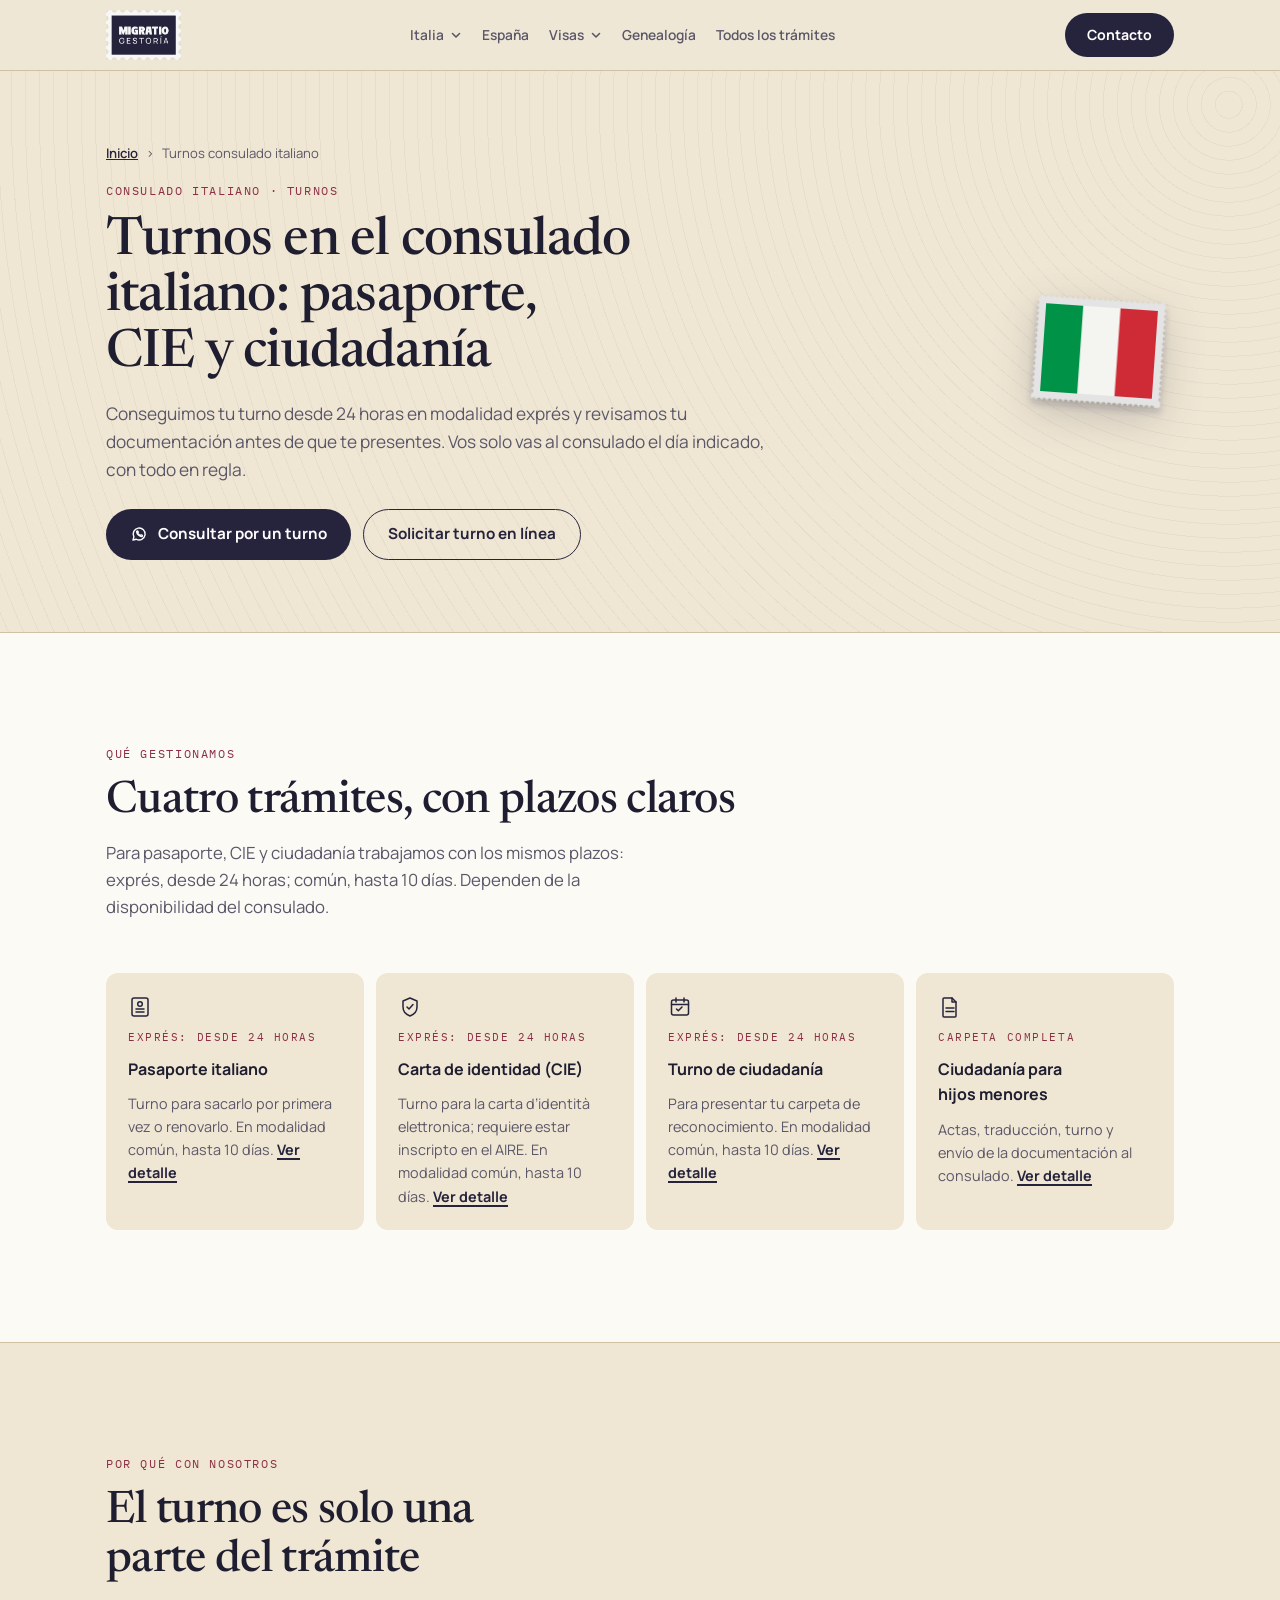
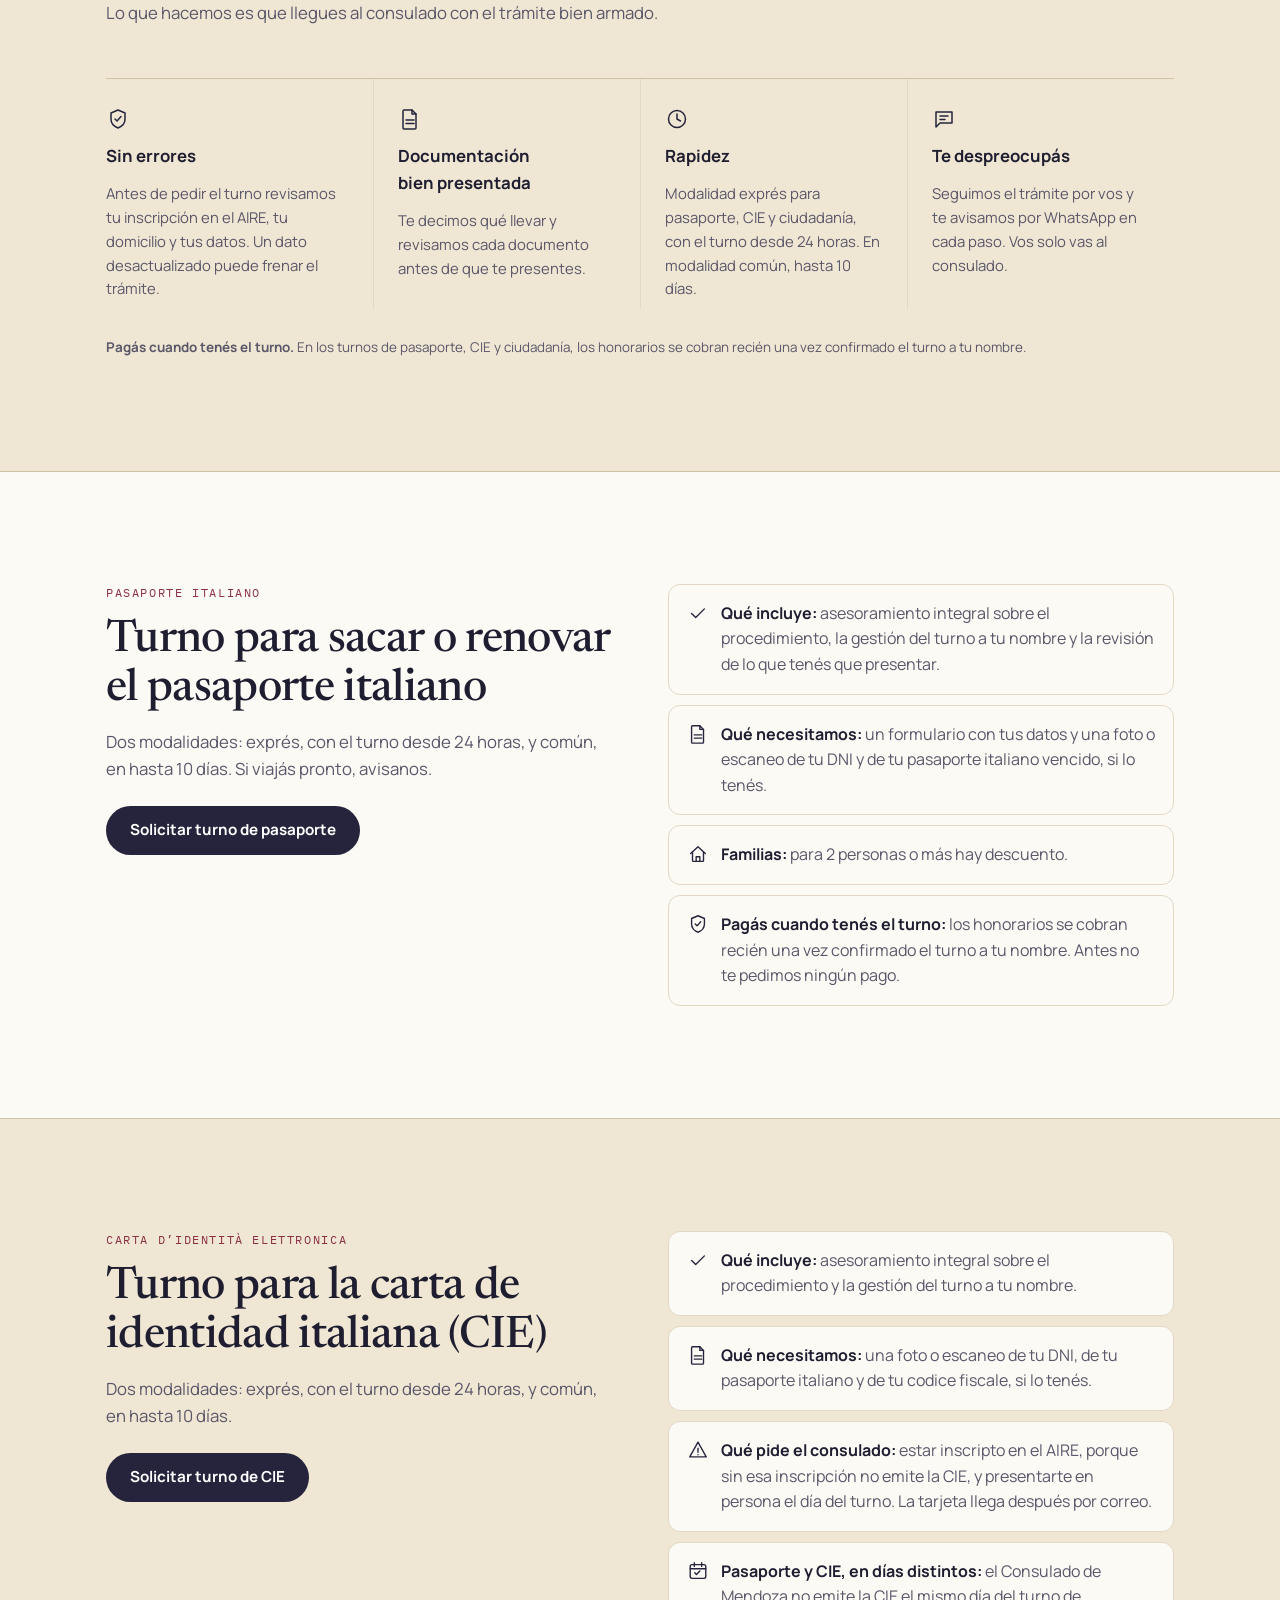
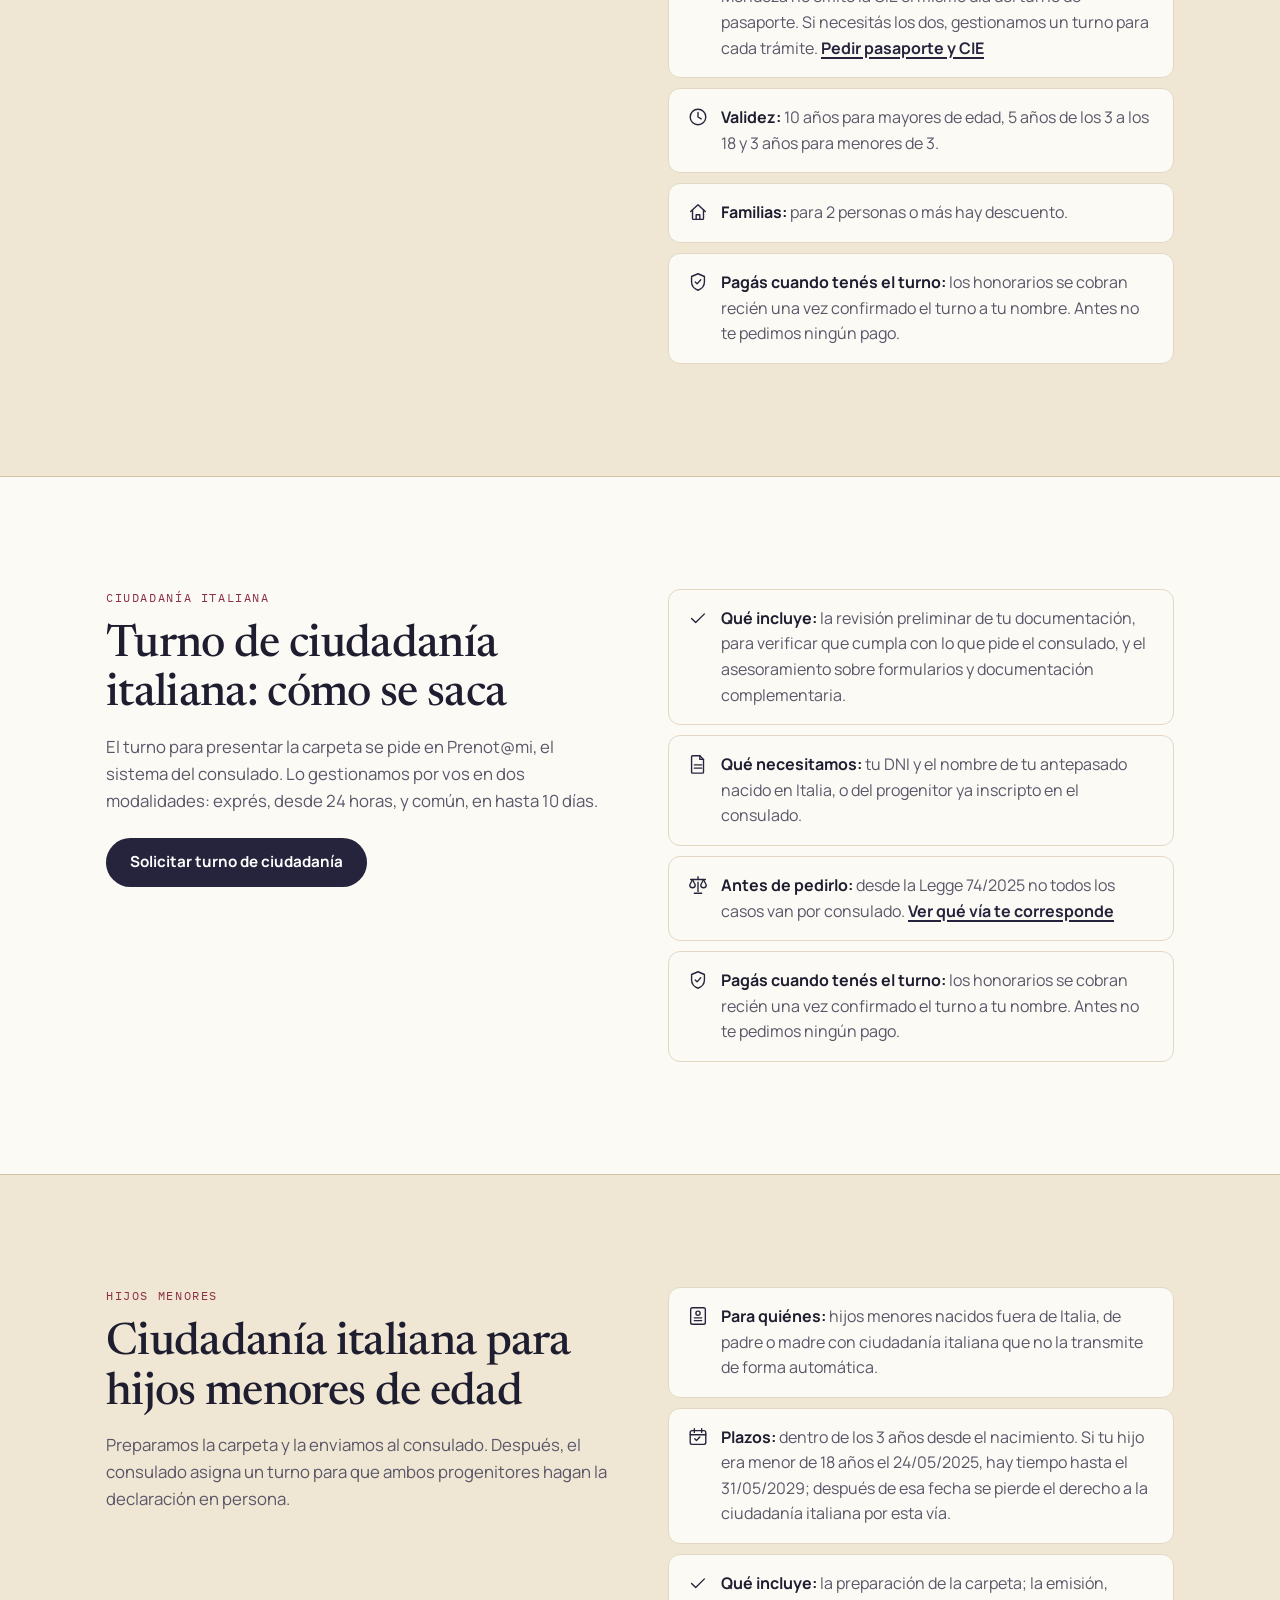
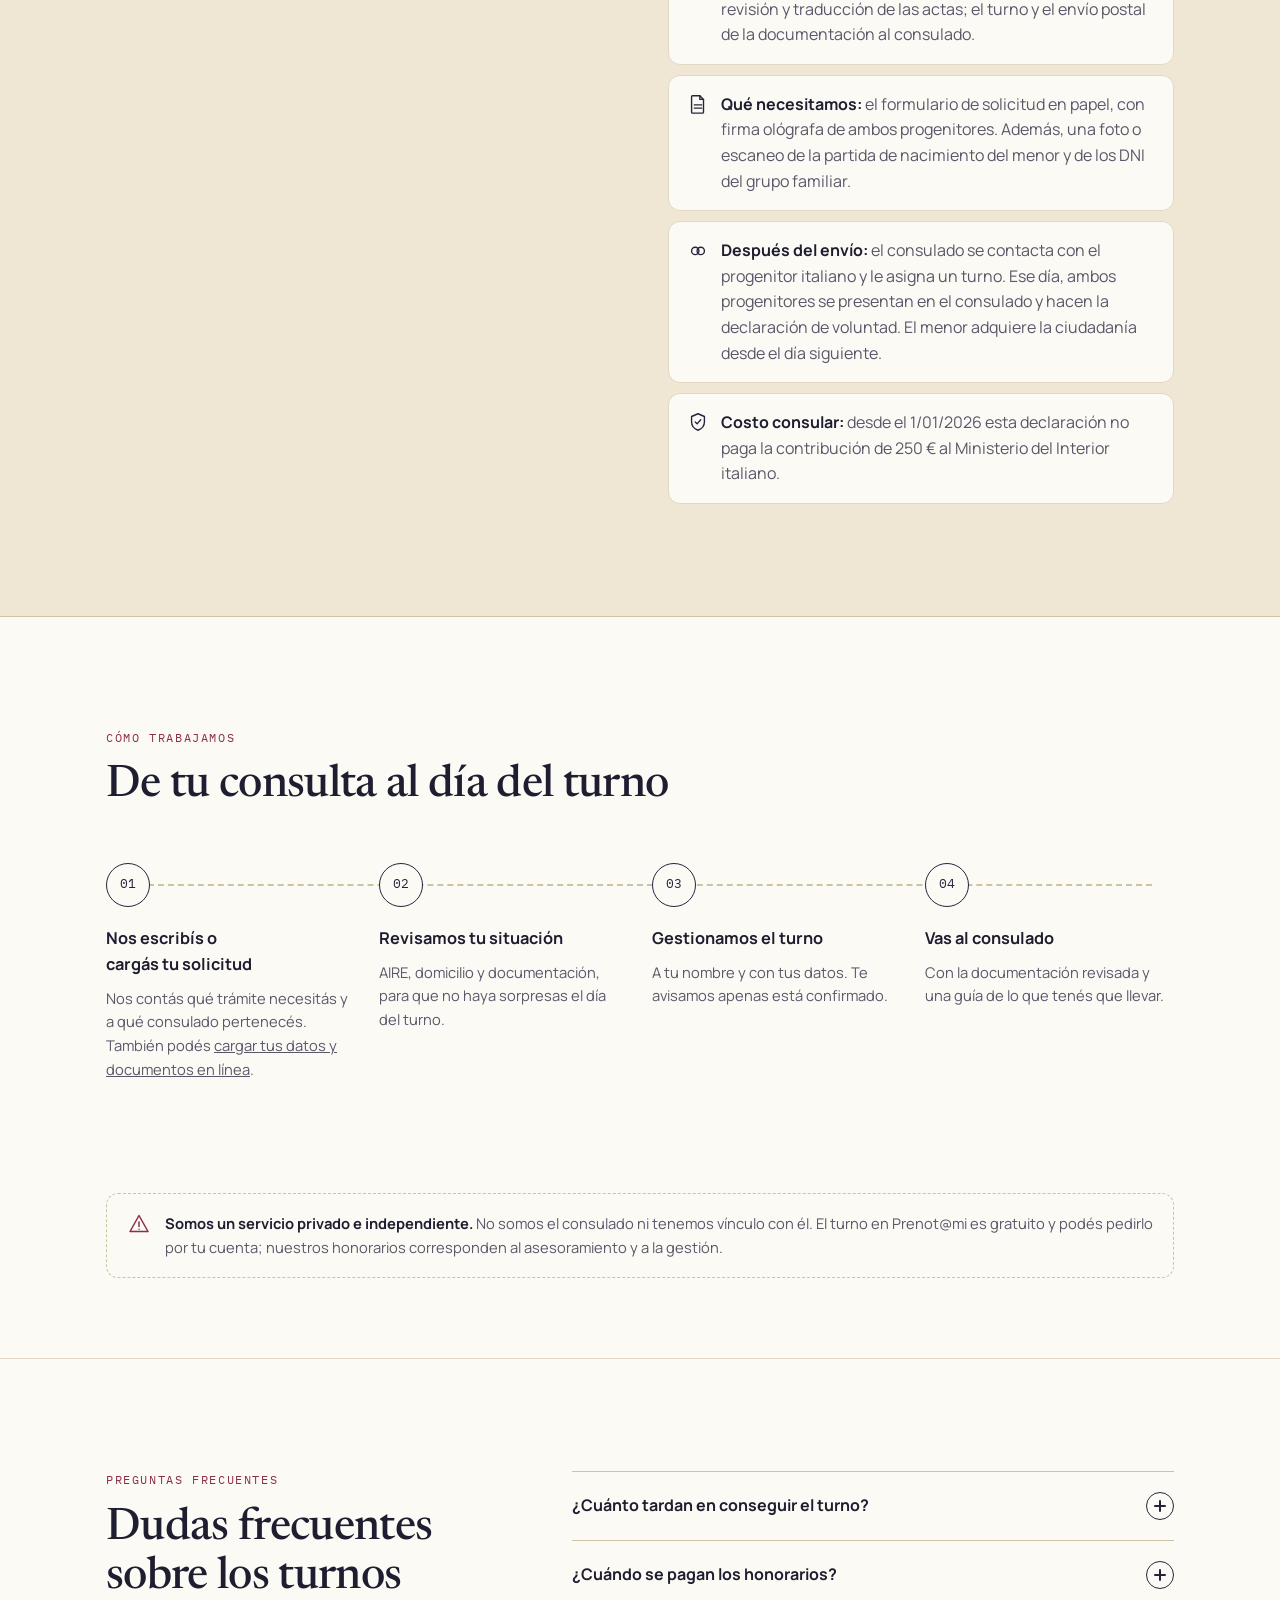
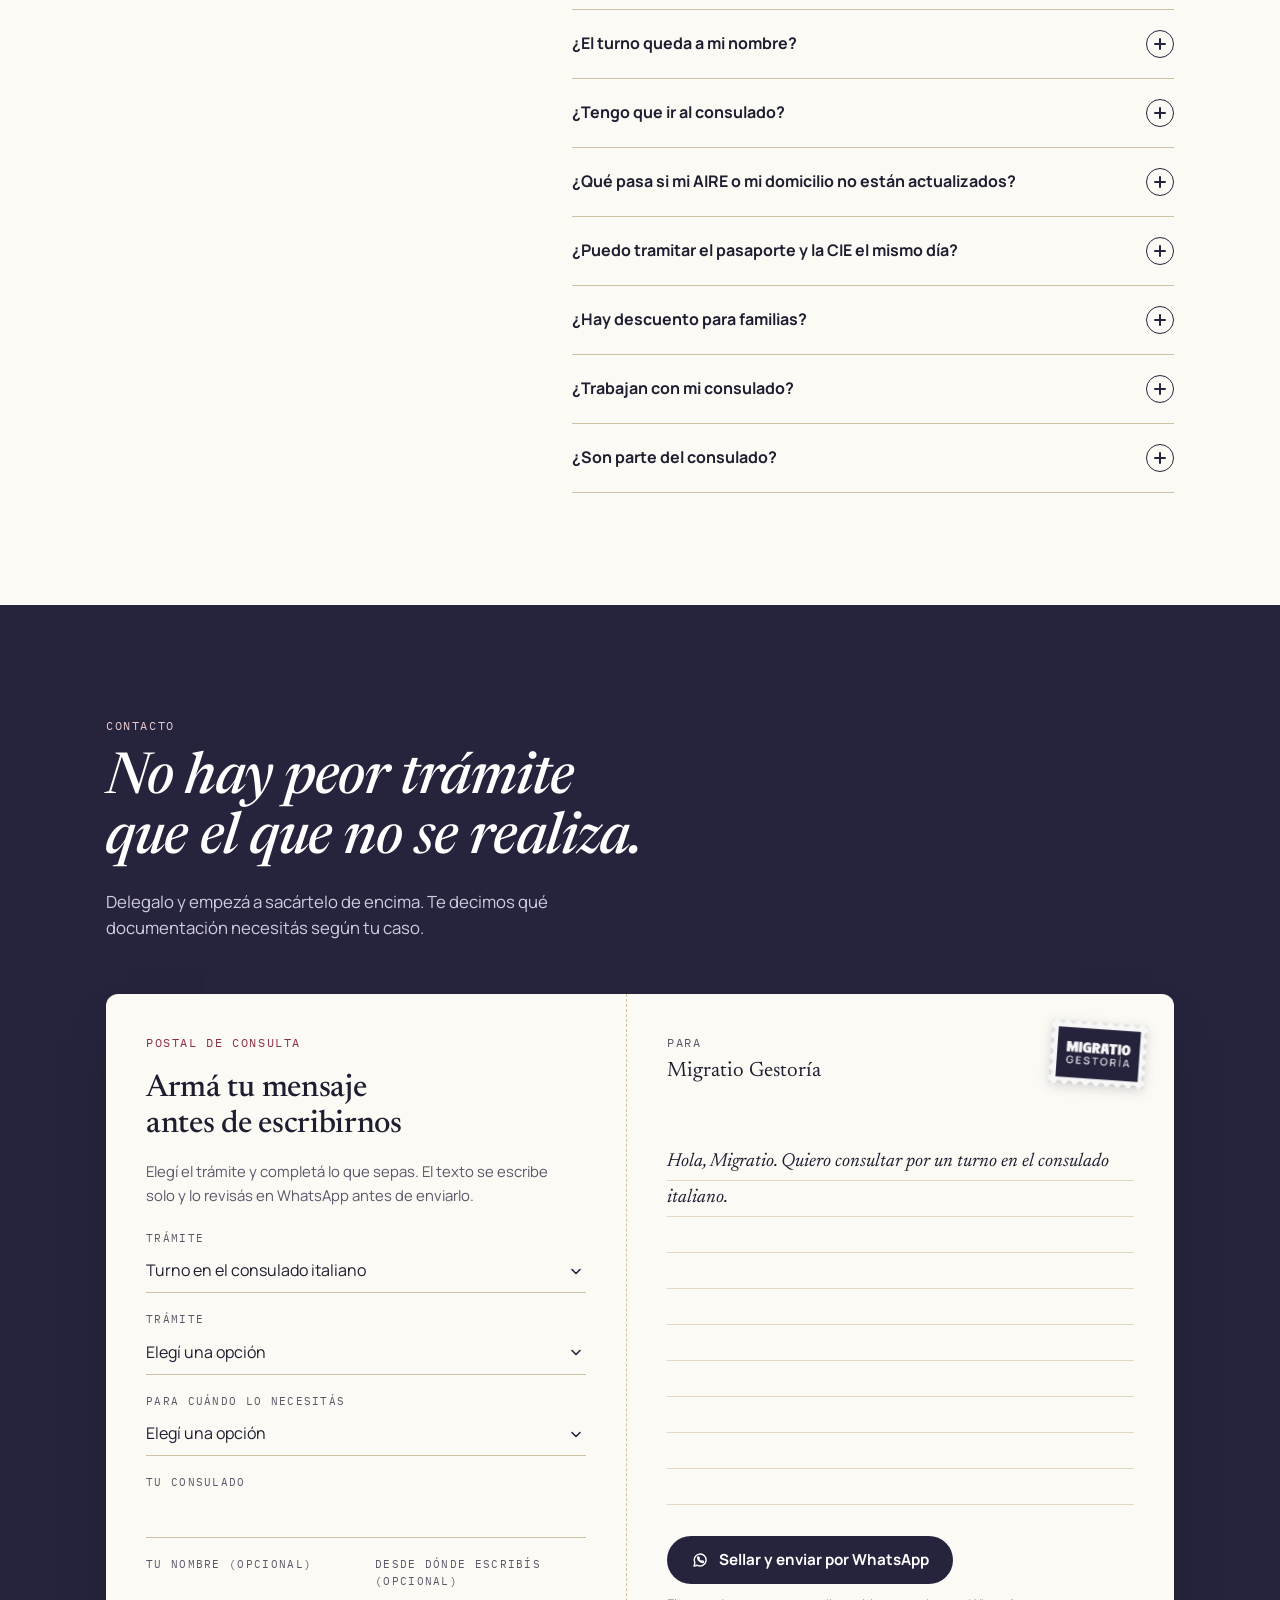
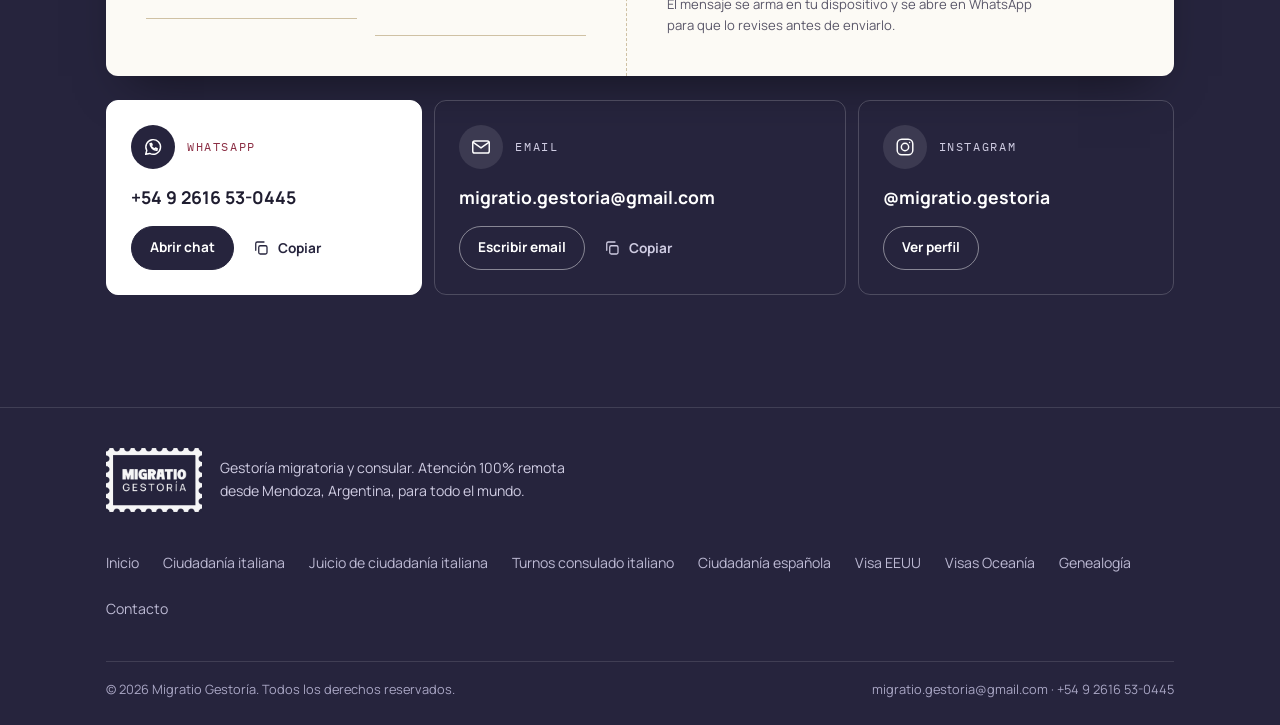
<file: turnos-consulado-italiano/index.html>
<!doctype html>
<html lang="es">
<head>
<meta charset="utf-8">
<meta name="viewport" content="width=device-width, initial-scale=1, viewport-fit=cover">
<meta name="format-detection" content="telephone=no">
<title>Turno pasaporte italiano, CIE y ciudadanía · Migratio</title>
<meta name="description" content="Gestionamos tu turno en el consulado italiano para sacar o renovar el pasaporte, la CIE y la ciudadanía. A tu nombre y con la documentación revisada.">
<meta name="theme-color" content="#efe6d3">
<link rel="icon" href="../favicon.ico?v=2" sizes="any">
<link rel="icon" type="image/png" sizes="32x32" href="../favicon-32.png?v=2">
<link rel="icon" type="image/png" sizes="16x16" href="../favicon-16.png?v=2">
<link rel="apple-touch-icon" href="../apple-touch-icon.png?v=2">
<link rel="canonical" href="https://migratiogestoria.com/turnos-consulado-italiano/">
<meta property="og:type" content="website">
<meta property="og:locale" content="es_AR">
<meta property="og:site_name" content="Migratio Gestoría">
<meta property="og:title" content="Turnos en el consulado italiano: pasaporte, CIE y ciudadanía">
<meta property="og:description" content="Gestionamos tu turno en el consulado italiano para sacar o renovar el pasaporte, la CIE y la ciudadanía. A tu nombre y con la documentación revisada.">
<meta property="og:url" content="https://migratiogestoria.com/turnos-consulado-italiano/">
<meta property="og:image" content="https://migratiogestoria.com/og-migratio.jpg">
<meta name="twitter:card" content="summary_large_image">
<script type="application/ld+json">
[
 {
  "@context": "https://schema.org",
  "@type": "BreadcrumbList",
  "itemListElement": [
   {
    "@type": "ListItem",
    "position": 1,
    "name": "Inicio",
    "item": "https://migratiogestoria.com/"
   },
   {
    "@type": "ListItem",
    "position": 2,
    "name": "Turnos consulado italiano",
    "item": "https://migratiogestoria.com/turnos-consulado-italiano/"
   }
  ]
 },
 {
  "@context": "https://schema.org",
  "@type": "Service",
  "name": "Gestión de turnos en el consulado italiano",
  "serviceType": "Gestión de turnos para pasaporte italiano, CIE y ciudadanía italiana",
  "areaServed": {
   "@type": "Country",
   "name": "Argentina"
  },
  "url": "https://migratiogestoria.com/turnos-consulado-italiano/",
  "provider": {
   "@type": "ProfessionalService",
   "name": "Migratio Gestoría",
   "url": "https://migratiogestoria.com/",
   "telephone": "+5492616530445",
   "email": "migratio.gestoria@gmail.com"
  }
 },
 {
  "@context": "https://schema.org",
  "@type": "FAQPage",
  "mainEntity": [
   {
    "@type": "Question",
    "name": "¿Cuánto tardan en conseguir el turno?",
    "acceptedAnswer": {
     "@type": "Answer",
     "text": "Para pasaporte, CIE y ciudadanía trabajamos con dos modalidades: exprés, con el turno desde 24 horas, y común, en hasta 10 días. Los plazos dependen de la disponibilidad de cada consulado."
    }
   },
   {
    "@type": "Question",
    "name": "¿Cuándo se pagan los honorarios?",
    "acceptedAnswer": {
     "@type": "Answer",
     "text": "En los turnos de pasaporte, CIE y ciudadanía, recién cuando el turno está confirmado a tu nombre. Antes no te pedimos ningún pago."
    }
   },
   {
    "@type": "Question",
    "name": "¿El turno queda a mi nombre?",
    "acceptedAnswer": {
     "@type": "Answer",
     "text": "Sí. Lo gestionamos con tus datos y sos vos quien se presenta en el consulado."
    }
   },
   {
    "@type": "Question",
    "name": "¿Tengo que ir al consulado?",
    "acceptedAnswer": {
     "@type": "Answer",
     "text": "Sí, el trámite se hace en persona, el día del turno."
    }
   },
   {
    "@type": "Question",
    "name": "¿Qué pasa si mi AIRE o mi domicilio no están actualizados?",
    "acceptedAnswer": {
     "@type": "Answer",
     "text": "Lo revisamos antes de pedir el turno. Si no estás inscripto en el AIRE, o no sabés si lo estás, lo verificamos y tramitamos la inscripción en Fast It, el portal consular. Si tus datos están desactualizados, gestionamos primero la actualización."
    }
   },
   {
    "@type": "Question",
    "name": "¿Puedo tramitar el pasaporte y la CIE el mismo día?",
    "acceptedAnswer": {
     "@type": "Answer",
     "text": "En el Consulado de Mendoza, no: no emite la CIE el mismo día del turno de pasaporte y hay que pedir un turno para cada trámite en Prenot@mi. Si necesitás los dos, gestionamos ambos turnos en días distintos."
    }
   },
   {
    "@type": "Question",
    "name": "¿Hay descuento para familias?",
    "acceptedAnswer": {
     "@type": "Answer",
     "text": "Sí, para grupos de 2 personas o más en los turnos de pasaporte y de CIE."
    }
   },
   {
    "@type": "Question",
    "name": "¿Trabajan con mi consulado?",
    "acceptedAnswer": {
     "@type": "Answer",
     "text": "Escribinos y te lo confirmamos según el consulado que te corresponde por tu domicilio."
    }
   },
   {
    "@type": "Question",
    "name": "¿Son parte del consulado?",
    "acceptedAnswer": {
     "@type": "Answer",
     "text": "No. Somos una gestoría privada e independiente. El turno en Prenot@mi es gratuito y podés pedirlo por tu cuenta; nuestros honorarios corresponden al asesoramiento y a la gestión."
    }
   }
  ]
 }
]
</script>
<link rel="preconnect" href="https://fonts.googleapis.com">
<link rel="preconnect" href="https://fonts.gstatic.com" crossorigin>
<link href="https://fonts.googleapis.com/css2?family=Newsreader:ital,opsz,wght@0,6..72,400;0,6..72,500;1,6..72,400;1,6..72,500&family=Manrope:wght@400;500;600;700;800&family=IBM+Plex+Mono:wght@500&display=swap" rel="stylesheet">
<link rel="stylesheet" href="../site.css">
<!-- Google Analytics (GA4) -->
<script async src="https://www.googletagmanager.com/gtag/js?id=G-LXLH3B2WEY"></script>
<script>
  window.dataLayer = window.dataLayer || [];
  function gtag(){dataLayer.push(arguments);}
  gtag('js', new Date());
  gtag('config', 'G-LXLH3B2WEY');
  // Clics de contacto: WhatsApp es la conversión del sitio.
  document.addEventListener('click', function (e) {
    var a = e.target.closest && e.target.closest('a[href]');
    if (!a) return;
    var href = a.getAttribute('href') || '';
    var evento = /wa\.me|api\.whatsapp\.com/.test(href) ? 'whatsapp_click'
               : href.indexOf('mailto:') === 0 ? 'email_click' : null;
    if (!evento) return;
    var sec = a.closest('section[id], header, footer, nav') || a.closest('[id]') || a.closest('section, div[class]');
    gtag('event', evento, {
      link_text: (a.textContent || a.getAttribute('aria-label') || '').trim().slice(0, 60),
      link_id: a.id || '',
      seccion: sec ? (sec.id || (sec.className || '').toString().split(' ')[0] || sec.tagName.toLowerCase()) : ''
    });
  }, true);
</script>
</head>
<body>
<svg style="display:none" aria-hidden="true">
  <symbol id="ic-passport" viewBox="0 0 24 24"><rect x="4" y="3" width="16" height="18" rx="2"/><circle cx="12" cy="9" r="2.3"/><path d="M8 14h8M8 17h8"/></symbol>
  <symbol id="ic-search" viewBox="0 0 24 24"><circle cx="10" cy="10" r="6.5"/><path d="M15 15l5.5 5.5"/></symbol>
  <symbol id="ic-doc" viewBox="0 0 24 24"><path d="M6 3h8l4 4v14a1 1 0 0 1-1 1H6a1 1 0 0 1-1-1V4a1 1 0 0 1 1-1z"/><path d="M14 3v4h4"/><path d="M8 13h8M8 16.5h8"/></symbol>
  <symbol id="ic-stamp" viewBox="0 0 24 24"><circle cx="12" cy="9" r="5.5"/><path d="M9.5 9l1.8 1.8L14.8 7"/><path d="M8.5 19l1-4.5M15.5 19l-1-4.5"/></symbol>
  <symbol id="ic-scale" viewBox="0 0 24 24"><path d="M12 3v3"/><path d="M4 6h16"/><path d="M6 6l-3 6a3 3 0 0 0 6 0l-3-6z"/><path d="M18 6l-3 6a3 3 0 0 0 6 0l-3-6z"/><path d="M12 9v10M8 21h8"/></symbol>
  <symbol id="ic-home" viewBox="0 0 24 24"><path d="M4 11.5L12 4l8 7.5"/><path d="M6 10v9a1 1 0 0 0 1 1h10a1 1 0 0 0 1-1v-9"/><path d="M10 20v-5h4v5"/></symbol>
  <symbol id="ic-globe" viewBox="0 0 24 24"><circle cx="12" cy="12" r="8.5"/><path d="M3.5 12h17M12 3.5c2.8 2.6 2.8 14.4 0 17M12 3.5c-2.8 2.6-2.8 14.4 0 17"/></symbol>
  <symbol id="ic-shield" viewBox="0 0 24 24"><path d="M12 3l7 3v6c0 4.5-3 7.5-7 9-4-1.5-7-4.5-7-9V6l7-3z"/><path d="M9 12l2 2 4-4.5"/></symbol>
  <symbol id="ic-plane" viewBox="0 0 24 24"><path d="M21 3L3 10.5l6.5 2.5L12 20l3-6 6-11z"/></symbol>
  <symbol id="ic-briefcase" viewBox="0 0 24 24"><rect x="3" y="8" width="18" height="11" rx="1.5"/><path d="M8 8V6a2 2 0 0 1 2-2h4a2 2 0 0 1 2 2v2"/><path d="M3 13h18"/></symbol>
  <symbol id="ic-rings" viewBox="0 0 24 24"><circle cx="9" cy="13" r="4"/><circle cx="15" cy="13" r="4"/></symbol>
  <symbol id="ic-chat" viewBox="0 0 24 24"><path d="M4 5h16v11H8l-4 4V5z"/><path d="M8 9h8M8 12.5h5"/></symbol>
  <symbol id="ic-calendar" viewBox="0 0 24 24"><rect x="3.5" y="5" width="17" height="15" rx="2"/><path d="M3.5 9.5h17M8 3v4M16 3v4"/><path d="M8.5 14l1.8 1.8L14 12"/></symbol>
  <symbol id="ic-clock" viewBox="0 0 24 24"><circle cx="12" cy="12" r="8.5"/><path d="M12 7v5l3.5 2"/></symbol>
  <symbol id="ic-alert" viewBox="0 0 24 24"><path d="M12 3.5l9 16H3l9-16z"/><path d="M12 10v4.5M12 17.2v.1"/></symbol>
  <symbol id="ic-arrow" viewBox="0 0 24 24"><path d="M5 12h14M13 6l6 6-6 6"/></symbol>
  <symbol id="ic-mail" viewBox="0 0 24 24"><rect x="3" y="5.5" width="18" height="13" rx="2"/><path d="M3.5 7l8.5 6 8.5-6"/></symbol>
  <symbol id="ic-ig" viewBox="0 0 24 24"><rect x="3.5" y="3.5" width="17" height="17" rx="5"/><circle cx="12" cy="12" r="4"/><path d="M17 7h.01"/></symbol>
  <symbol id="ic-copy" viewBox="0 0 24 24"><rect x="9" y="9" width="11" height="11" rx="2"/><path d="M5 15V6a2 2 0 0 1 2-2h9"/></symbol>
  <symbol id="ic-check" viewBox="0 0 24 24"><path d="M5 12.5l4.5 4.5L19 7.5"/></symbol>
  <symbol id="ic-wa" viewBox="0 0 24 24"><path d="M4 20l1.2-4.2A8 8 0 1 1 8.4 19z"/><path d="M9.2 8.6c.3 2.4 2 4.6 4.6 5.6l1-1.1 1.8.8-.4 1.6c-3.6.2-7.2-3.2-7.4-7l1.5-.5.8 1.8z"/></symbol>
</svg>

<a class="skip" href="#top">Saltar al contenido</a>

<header class="site">
  <div class="wrap nav-row">
    <a href="../" class="brand" aria-label="Migratio Gestoría, inicio"><img src="../logo-v3.png" alt="Migratio Gestoría"></a>
    <nav class="links" aria-label="Secciones">
      <div class="dd">
        <button class="dd-btn" type="button" aria-expanded="false" aria-controls="dd-italia">Italia<svg class="dd-chev" viewBox="0 0 12 12" aria-hidden="true"><path d="M2.5 4.5L6 8l3.5-3.5"/></svg></button>
        <div class="dd-menu" id="dd-italia">
          <a href="../ciudadania-italiana/"><b>Ciudadanía italiana</b><span>Por descendencia, vía consular</span></a>
          <a href="../juicio-ciudadania-italiana/"><b>Juicio de ciudadanía</b><span>Vía judicial ante tribunales italianos</span></a>
          <a href="../turnos-consulado-italiano/"><b>Turnos en el consulado</b><span>Pasaporte, CIE, ciudadanía e hijos menores</span></a>
          <a href="../solicitud-turno/"><b>Solicitar turno en línea</b><span>Cargá tus datos y te contactamos</span></a>
        </div>
      </div>
      <a href="../ciudadania-espanola/">España</a>
      <div class="dd">
        <button class="dd-btn" type="button" aria-expanded="false" aria-controls="dd-visas">Visas<svg class="dd-chev" viewBox="0 0 12 12" aria-hidden="true"><path d="M2.5 4.5L6 8l3.5-3.5"/></svg></button>
        <div class="dd-menu" id="dd-visas">
          <a href="../visa-estados-unidos/"><b>Estados Unidos</b><span>Visa de turista y formulario DS-160</span></a>
          <a href="../visas-oceania/"><b>Australia, Nueva Zelanda y Bali</b><span>Turismo, Working Holiday y estudio</span></a>
        </div>
      </div>
      <a href="../#genealogia">Genealogía</a>
      <a href="../#tramites">Todos los trámites</a>
    </nav>
    <div class="nav-actions">
      <a class="btn btn-primary nav-cta" href="#contacto">Contacto</a>
      <button class="menu-btn" id="menu-btn" aria-expanded="false" aria-controls="mnav" aria-label="Abrir menú">
        <svg viewBox="0 0 24 24" aria-hidden="true"><path d="M4 7h16M4 12h16M4 17h16"/></svg>
      </button>
    </div>
  </div>
  <nav class="mnav" id="mnav" aria-label="Secciones" hidden>
    <div class="wrap">
      <a href="../">Inicio</a>
      <span class="mnav-h mono">Italia</span>
      <a class="sub" href="../ciudadania-italiana/">Ciudadanía italiana</a>
      <a class="sub" href="../juicio-ciudadania-italiana/">Juicio de ciudadanía</a>
      <a class="sub" href="../turnos-consulado-italiano/">Turnos en el consulado</a>
      <a class="sub" href="../solicitud-turno/">Solicitar turno en línea</a>
      <span class="mnav-h mono">España</span>
      <a class="sub" href="../ciudadania-espanola/">Ciudadanía española</a>
      <span class="mnav-h mono">Visas</span>
      <a class="sub" href="../visa-estados-unidos/">Estados Unidos</a>
      <a class="sub" href="../visas-oceania/">Australia, Nueva Zelanda y Bali</a>
      <span class="mnav-h mono">Más</span>
      <a class="sub" href="../#genealogia">Genealogía</a>
      <a class="sub" href="../#tramites">Todos los trámites</a>
      <a class="sub" href="../#proceso">Cómo trabajamos</a>
      <a class="sub" href="../#faq">Preguntas frecuentes</a>
      <a href="#contacto">Contacto</a>
    </div>
  </nav>
</header>

<main id="top">
  <section class="page-hero">
    <div class="wrap">
      <div>
        <nav class="crumbs" aria-label="Ruta"><a href="../">Inicio</a><span aria-hidden="true">›</span><span>Turnos consulado italiano</span></nav>
        <span class="mono kicker">Consulado italiano · Turnos</span>
        <h1>Turnos en el consulado italiano: pasaporte, CIE y ciudadanía</h1>
        <p class="lead">Conseguimos tu turno desde 24 horas en modalidad exprés y revisamos tu documentación antes de que te presentes. Vos solo vas al consulado el día indicado, con todo en regla.</p>
        <div class="page-cta">
          <a class="btn btn-primary" href="https://wa.me/5492616530445?text=Hola%2C%20Migratio.%20Quiero%20consultar%20por%20un%20turno%20en%20el%20consulado%20italiano." target="_blank" rel="noopener"><svg aria-hidden="true"><use href="#ic-wa"/></svg>Consultar por un turno</a>
          <a class="btn btn-outline" href="../solicitud-turno/">Solicitar turno en línea</a>
        </div>
      </div>
      <img class="hero-flag" src="../stamp-italia.svg" alt="">
    </div>
  </section>

  <section id="servicios" class="block">
    <div class="wrap">
      <div class="head">
        <span class="mono kicker">Qué gestionamos</span>
        <h2>Cuatro trámites, con plazos claros</h2>
        <p>Para pasaporte, CIE y ciudadanía trabajamos con los mismos plazos: exprés, desde 24 horas; común, hasta 10 días. Dependen de la disponibilidad del consulado.</p>
      </div>
      <div class="req-grid">
        <div class="req">
          <svg class="ico" aria-hidden="true"><use href="#ic-passport"/></svg>
          <span class="mono">Exprés: desde 24 horas</span>
          <h3>Pasaporte italiano</h3>
          <p>Turno para sacarlo por primera vez o renovarlo. En modalidad común, hasta 10 días. <a class="more" href="#pasaporte">Ver detalle</a></p>
        </div>
        <div class="req">
          <svg class="ico" aria-hidden="true"><use href="#ic-shield"/></svg>
          <span class="mono">Exprés: desde 24 horas</span>
          <h3>Carta de identidad (CIE)</h3>
          <p>Turno para la carta d’identità elettronica; requiere estar inscripto en el AIRE. En modalidad común, hasta 10 días. <a class="more" href="#cie">Ver detalle</a></p>
        </div>
        <div class="req">
          <svg class="ico" aria-hidden="true"><use href="#ic-calendar"/></svg>
          <span class="mono">Exprés: desde 24 horas</span>
          <h3>Turno de ciudadanía</h3>
          <p>Para presentar tu carpeta de reconocimiento. En modalidad común, hasta 10 días. <a class="more" href="#ciudadania">Ver detalle</a></p>
        </div>
        <div class="req">
          <svg class="ico" aria-hidden="true"><use href="#ic-doc"/></svg>
          <span class="mono">Carpeta completa</span>
          <h3>Ciudadanía para hijos menores</h3>
          <p>Actas, traducción, turno y envío de la documentación al consulado. <a class="more" href="#menores">Ver detalle</a></p>
        </div>
      </div>
    </div>
  </section>

  <section class="block alt">
    <div class="wrap">
      <div class="head">
        <span class="mono kicker">Por qué con nosotros</span>
        <h2>El turno es solo una parte del trámite</h2>
        <p>Lo que hacemos es que llegues al consulado con el trámite bien armado.</p>
      </div>
      <div class="why-grid">
        <div class="why">
          <svg class="ico" aria-hidden="true"><use href="#ic-shield"/></svg>
          <h3>Sin errores</h3>
          <p>Antes de pedir el turno revisamos tu inscripción en el AIRE, tu domicilio y tus datos. Un dato desactualizado puede frenar el trámite.</p>
        </div>
        <div class="why">
          <svg class="ico" aria-hidden="true"><use href="#ic-doc"/></svg>
          <h3>Documentación bien presentada</h3>
          <p>Te decimos qué llevar y revisamos cada documento antes de que te presentes.</p>
        </div>
        <div class="why">
          <svg class="ico" aria-hidden="true"><use href="#ic-clock"/></svg>
          <h3>Rapidez</h3>
          <p>Modalidad exprés para pasaporte, CIE y ciudadanía, con el turno desde 24 horas. En modalidad común, hasta 10 días.</p>
        </div>
        <div class="why">
          <svg class="ico" aria-hidden="true"><use href="#ic-chat"/></svg>
          <h3>Te despreocupás</h3>
          <p>Seguimos el trámite por vos y te avisamos por WhatsApp en cada paso. Vos solo vas al consulado.</p>
        </div>
      </div>
      <p class="fine" style="margin-top:28px"><b>Pagás cuando tenés el turno.</b> En los turnos de pasaporte, CIE y ciudadanía, los honorarios se cobran recién una vez confirmado el turno a tu nombre.</p>
    </div>
  </section>

  <section id="pasaporte" class="block">
    <div class="wrap split">
      <div class="head" style="margin-bottom:0">
        <span class="mono kicker">Pasaporte italiano</span>
        <h2>Turno para sacar o renovar el pasaporte italiano</h2>
        <p>Dos modalidades: exprés, con el turno desde 24 horas, y común, en hasta 10 días. Si viajás pronto, avisanos.</p>
        <div style="display:flex;flex-wrap:wrap;gap:12px;margin-top:24px"><a class="btn btn-primary" href="../solicitud-turno/#pasaporte">Solicitar turno de pasaporte</a></div>
      </div>
      <ul class="check-list">
        <li><svg class="ico" aria-hidden="true"><use href="#ic-check"/></svg><span><b>Qué incluye:</b> asesoramiento integral sobre el procedimiento, la gestión del turno a tu nombre y la revisión de lo que tenés que presentar.</span></li>
        <li><svg class="ico" aria-hidden="true"><use href="#ic-doc"/></svg><span><b>Qué necesitamos:</b> un formulario con tus datos y una foto o escaneo de tu DNI y de tu pasaporte italiano vencido, si lo tenés.</span></li>
        <li><svg class="ico" aria-hidden="true"><use href="#ic-home"/></svg><span><b>Familias:</b> para 2 personas o más hay descuento.</span></li>
        <li><svg class="ico" aria-hidden="true"><use href="#ic-shield"/></svg><span><b>Pagás cuando tenés el turno:</b> los honorarios se cobran recién una vez confirmado el turno a tu nombre. Antes no te pedimos ningún pago.</span></li>
      </ul>
    </div>
  </section>

  <section id="cie" class="block alt">
    <div class="wrap split">
      <div class="head" style="margin-bottom:0">
        <span class="mono kicker">Carta d’identità elettronica</span>
        <h2>Turno para la carta de identidad italiana (CIE)</h2>
        <p>Dos modalidades: exprés, con el turno desde 24 horas, y común, en hasta 10 días.</p>
        <div style="display:flex;flex-wrap:wrap;gap:12px;margin-top:24px"><a class="btn btn-primary" href="../solicitud-turno/#cie">Solicitar turno de CIE</a></div>
      </div>
      <ul class="check-list">
        <li><svg class="ico" aria-hidden="true"><use href="#ic-check"/></svg><span><b>Qué incluye:</b> asesoramiento integral sobre el procedimiento y la gestión del turno a tu nombre.</span></li>
        <li><svg class="ico" aria-hidden="true"><use href="#ic-doc"/></svg><span><b>Qué necesitamos:</b> una foto o escaneo de tu DNI, de tu pasaporte italiano y de tu codice fiscale, si lo tenés.</span></li>
        <li><svg class="ico" aria-hidden="true"><use href="#ic-alert"/></svg><span><b>Qué pide el consulado:</b> estar inscripto en el AIRE, porque sin esa inscripción no emite la CIE, y presentarte en persona el día del turno. La tarjeta llega después por correo.</span></li>
        <li><svg class="ico" aria-hidden="true"><use href="#ic-calendar"/></svg><span><b>Pasaporte y CIE, en días distintos:</b> el Consulado de Mendoza no emite la CIE el mismo día del turno de pasaporte. Si necesitás los dos, gestionamos un turno para cada trámite. <a class="more" href="../solicitud-turno/#pasaporte-y-cie">Pedir pasaporte y CIE</a></span></li>
        <li><svg class="ico" aria-hidden="true"><use href="#ic-clock"/></svg><span><b>Validez:</b> 10 años para mayores de edad, 5 años de los 3 a los 18 y 3 años para menores de 3.</span></li>
        <li><svg class="ico" aria-hidden="true"><use href="#ic-home"/></svg><span><b>Familias:</b> para 2 personas o más hay descuento.</span></li>
        <li><svg class="ico" aria-hidden="true"><use href="#ic-shield"/></svg><span><b>Pagás cuando tenés el turno:</b> los honorarios se cobran recién una vez confirmado el turno a tu nombre. Antes no te pedimos ningún pago.</span></li>
      </ul>
    </div>
  </section>

  <section id="ciudadania" class="block">
    <div class="wrap split">
      <div class="head" style="margin-bottom:0">
        <span class="mono kicker">Ciudadanía italiana</span>
        <h2>Turno de ciudadanía italiana: cómo se saca</h2>
        <p>El turno para presentar la carpeta se pide en Prenot@mi, el sistema del consulado. Lo gestionamos por vos en dos modalidades: exprés, desde 24 horas, y común, en hasta 10 días.</p>
        <div style="display:flex;flex-wrap:wrap;gap:12px;margin-top:24px"><a class="btn btn-primary" href="../solicitud-turno/#ciudadania">Solicitar turno de ciudadanía</a></div>
      </div>
      <ul class="check-list">
        <li><svg class="ico" aria-hidden="true"><use href="#ic-check"/></svg><span><b>Qué incluye:</b> la revisión preliminar de tu documentación, para verificar que cumpla con lo que pide el consulado, y el asesoramiento sobre formularios y documentación complementaria.</span></li>
        <li><svg class="ico" aria-hidden="true"><use href="#ic-doc"/></svg><span><b>Qué necesitamos:</b> tu DNI y el nombre de tu antepasado nacido en Italia, o del progenitor ya inscripto en el consulado.</span></li>
        <li><svg class="ico" aria-hidden="true"><use href="#ic-scale"/></svg><span><b>Antes de pedirlo:</b> desde la Legge 74/2025 no todos los casos van por consulado. <a class="more" href="../ciudadania-italiana/">Ver qué vía te corresponde</a></span></li>
        <li><svg class="ico" aria-hidden="true"><use href="#ic-shield"/></svg><span><b>Pagás cuando tenés el turno:</b> los honorarios se cobran recién una vez confirmado el turno a tu nombre. Antes no te pedimos ningún pago.</span></li>
      </ul>
    </div>
  </section>

  <section id="menores" class="block alt">
    <div class="wrap split">
      <div class="head" style="margin-bottom:0">
        <span class="mono kicker">Hijos menores</span>
        <h2>Ciudadanía italiana para hijos menores de edad</h2>
        <p>Preparamos la carpeta y la enviamos al consulado. Después, el consulado asigna un turno para que ambos progenitores hagan la declaración en persona.</p>
      </div>
      <ul class="check-list">
        <li><svg class="ico" aria-hidden="true"><use href="#ic-passport"/></svg><span><b>Para quiénes:</b> hijos menores nacidos fuera de Italia, de padre o madre con ciudadanía italiana que no la transmite de forma automática.</span></li>
        <li><svg class="ico" aria-hidden="true"><use href="#ic-calendar"/></svg><span><b>Plazos:</b> dentro de los 3 años desde el nacimiento. Si tu hijo era menor de 18 años el 24/05/2025, hay tiempo hasta el 31/05/2029; después de esa fecha se pierde el derecho a la ciudadanía italiana por esta vía.</span></li>
        <li><svg class="ico" aria-hidden="true"><use href="#ic-check"/></svg><span><b>Qué incluye:</b> la preparación de la carpeta; la emisión, revisión y traducción de las actas; el turno y el envío postal de la documentación al consulado.</span></li>
        <li><svg class="ico" aria-hidden="true"><use href="#ic-doc"/></svg><span><b>Qué necesitamos:</b> el formulario de solicitud en papel, con firma ológrafa de ambos progenitores. Además, una foto o escaneo de la partida de nacimiento del menor y de los DNI del grupo familiar.</span></li>
        <li><svg class="ico" aria-hidden="true"><use href="#ic-rings"/></svg><span><b>Después del envío:</b> el consulado se contacta con el progenitor italiano y le asigna un turno. Ese día, ambos progenitores se presentan en el consulado y hacen la declaración de voluntad. El menor adquiere la ciudadanía desde el día siguiente.</span></li>
        <li><svg class="ico" aria-hidden="true"><use href="#ic-shield"/></svg><span><b>Costo consular:</b> desde el 1/01/2026 esta declaración no paga la contribución de 250 € al Ministerio del Interior italiano.</span></li>
      </ul>
    </div>
  </section>

  <section class="block">
    <div class="wrap">
      <div class="head">
        <span class="mono kicker">Cómo trabajamos</span>
        <h2>De tu consulta al día del turno</h2>
      </div>
      <ol class="steps">
        <li class="step"><span class="num">01</span><h3>Nos escribís o cargás tu solicitud</h3><p>Nos contás qué trámite necesitás y a qué consulado pertenecés. También podés <a href="../solicitud-turno/">cargar tus datos y documentos en línea</a>.</p></li>
        <li class="step"><span class="num">02</span><h3>Revisamos tu situación</h3><p>AIRE, domicilio y documentación, para que no haya sorpresas el día del turno.</p></li>
        <li class="step"><span class="num">03</span><h3>Gestionamos el turno</h3><p>A tu nombre y con tus datos. Te avisamos apenas está confirmado.</p></li>
        <li class="step"><span class="num">04</span><h3>Vas al consulado</h3><p>Con la documentación revisada y una guía de lo que tenés que llevar.</p></li>
      </ol>
    </div>
  </section>

  <section class="block" style="padding-block:0 clamp(48px,7vw,80px)">
    <div class="wrap">
      <div class="note" style="background:var(--paper)">
        <svg class="ico" aria-hidden="true"><use href="#ic-alert"/></svg>
        <span><b>Somos un servicio privado e independiente.</b> No somos el consulado ni tenemos vínculo con él. El turno en Prenot@mi es gratuito y podés pedirlo por tu cuenta; nuestros honorarios corresponden al asesoramiento y a la gestión.</span>
      </div>
    </div>
  </section>

  <section id="faq" class="block faq">
    <div class="wrap">
      <div class="head">
        <span class="mono kicker">Preguntas frecuentes</span>
        <h2>Dudas frecuentes sobre los turnos</h2>
      </div>
      <div class="faq-list">
        <details>
          <summary>¿Cuánto tardan en conseguir el turno?<span class="pm" aria-hidden="true"><svg viewBox="0 0 12 12"><path d="M6 1v10M1 6h10"/></svg></span></summary>
          <p>Para pasaporte, CIE y ciudadanía trabajamos con dos modalidades: exprés, con el turno desde 24 horas, y común, en hasta 10 días. Los plazos dependen de la disponibilidad de cada consulado.</p>
        </details>
        <details>
          <summary>¿Cuándo se pagan los honorarios?<span class="pm" aria-hidden="true"><svg viewBox="0 0 12 12"><path d="M6 1v10M1 6h10"/></svg></span></summary>
          <p>En los turnos de pasaporte, CIE y ciudadanía, recién cuando el turno está confirmado a tu nombre. Antes no te pedimos ningún pago.</p>
        </details>
        <details>
          <summary>¿El turno queda a mi nombre?<span class="pm" aria-hidden="true"><svg viewBox="0 0 12 12"><path d="M6 1v10M1 6h10"/></svg></span></summary>
          <p>Sí. Lo gestionamos con tus datos y sos vos quien se presenta en el consulado.</p>
        </details>
        <details>
          <summary>¿Tengo que ir al consulado?<span class="pm" aria-hidden="true"><svg viewBox="0 0 12 12"><path d="M6 1v10M1 6h10"/></svg></span></summary>
          <p>Sí, el trámite se hace en persona, el día del turno.</p>
        </details>
        <details>
          <summary>¿Qué pasa si mi AIRE o mi domicilio no están actualizados?<span class="pm" aria-hidden="true"><svg viewBox="0 0 12 12"><path d="M6 1v10M1 6h10"/></svg></span></summary>
          <p>Lo revisamos antes de pedir el turno. Si no estás inscripto en el AIRE, o no sabés si lo estás, lo verificamos y tramitamos la inscripción en Fast It, el portal consular. Si tus datos están desactualizados, gestionamos primero la actualización.</p>
        </details>
        <details>
          <summary>¿Puedo tramitar el pasaporte y la CIE el mismo día?<span class="pm" aria-hidden="true"><svg viewBox="0 0 12 12"><path d="M6 1v10M1 6h10"/></svg></span></summary>
          <p>En el Consulado de Mendoza, no: no emite la CIE el mismo día del turno de pasaporte y hay que pedir un turno para cada trámite en Prenot@mi. Si necesitás los dos, gestionamos ambos turnos en días distintos.</p>
        </details>
        <details>
          <summary>¿Hay descuento para familias?<span class="pm" aria-hidden="true"><svg viewBox="0 0 12 12"><path d="M6 1v10M1 6h10"/></svg></span></summary>
          <p>Sí, para grupos de 2 personas o más en los turnos de pasaporte y de CIE.</p>
        </details>
        <details>
          <summary>¿Trabajan con mi consulado?<span class="pm" aria-hidden="true"><svg viewBox="0 0 12 12"><path d="M6 1v10M1 6h10"/></svg></span></summary>
          <p>Escribinos y te lo confirmamos según el consulado que te corresponde por tu domicilio.</p>
        </details>
        <details>
          <summary>¿Son parte del consulado?<span class="pm" aria-hidden="true"><svg viewBox="0 0 12 12"><path d="M6 1v10M1 6h10"/></svg></span></summary>
          <p>No. Somos una gestoría privada e independiente. El turno en Prenot@mi es gratuito y podés pedirlo por tu cuenta; nuestros honorarios corresponden al asesoramiento y a la gestión.</p>
        </details>
      </div>
    </div>
  </section>

  <section id="contacto" class="block contacto">
    <div class="wrap">
      <div class="head">
        <span class="mono kicker">Contacto</span>
        <h2 class="slogan-line">No hay peor trámite que el que no se realiza.</h2>
        <p>Delegalo y empezá a sacártelo de encima. Te decimos qué documentación necesitás según tu caso.</p>
      </div>
      <div class="postal" id="postal">
        <div class="pc-form">
          <span class="mono">Postal de consulta</span>
          <h3>Armá tu mensaje antes de escribirnos</h3>
          <p>Elegí el trámite y completá lo que sepas. El texto se escribe solo y lo revisás en WhatsApp antes de enviarlo.</p>
          <label class="pf"><span>Trámite</span>
            <select id="pc-tramite">
              <option value="">Elegí un trámite</option>
              <option value="italiana">Ciudadanía italiana</option>
              <option value="juicio">Juicio de ciudadanía italiana</option>
              <option value="turnos">Turno en el consulado italiano</option>
              <option value="espanola">Ciudadanía española</option>
              <option value="argentina">Ciudadanía argentina</option>
              <option value="eeuu">Visa para Estados Unidos</option>
              <option value="oceania">Visas para Oceanía y Bali</option>
              <option value="documentos">Actas, apostillas o traducciones</option>
              <option value="otro">Otro trámite</option>
            </select>
          </label>
          <div class="pc-extra" id="pc-extra"></div>
          <div class="pc-row">
            <label class="pf"><span>Tu nombre (opcional)</span><input id="pc-nombre" type="text" maxlength="60" autocomplete="given-name"></label>
            <label class="pf"><span>Desde dónde escribís (opcional)</span><input id="pc-lugar" type="text" maxlength="60" autocomplete="address-level2"></label>
          </div>
        </div>
        <div class="pc-card">
          <img class="pc-stamp" src="../logo-v3.png" alt="" width="96" height="64">
          <svg class="pc-mark" viewBox="6 6 108 108" aria-hidden="true">
            <defs><path id="pc-ring" d="M60,60 m-39,0 a39,39 0 1,1 78,0 a39,39 0 1,1 -78,0"/></defs>
            <circle cx="60" cy="60" r="48" fill="none" stroke="#8c2f45" stroke-width="2"/>
            <circle cx="60" cy="60" r="31" fill="none" stroke="#8c2f45" stroke-width="1.2"/>
            <text font-family="IBM Plex Mono, monospace" font-size="9.5" letter-spacing="2.4" fill="#8c2f45"><textPath href="#pc-ring">MIGRATIO · CONSULTA · MENDOZA ·</textPath></text>
            <text x="60" y="57" text-anchor="middle" font-family="IBM Plex Mono, monospace" font-size="8" letter-spacing="1" fill="#8c2f45">ENVIADO</text>
            <text id="pc-date" x="60" y="70" text-anchor="middle" font-family="IBM Plex Mono, monospace" font-size="7.5" letter-spacing=".6" fill="#8c2f45"></text>
          </svg>
          <div class="pc-to"><span class="mono">Para</span><span>Migratio Gestoría</span></div>
          <p class="pc-text" id="pc-text">Hola, Migratio. Quiero hacer una consulta.</p>
          <div class="pc-send">
            <a class="btn btn-primary" id="pc-send" href="https://wa.me/5492616530445" target="_blank" rel="noopener"><svg aria-hidden="true"><use href="#ic-wa"/></svg>Sellar y enviar por WhatsApp</a>
            <p class="pc-note">El mensaje se arma en tu dispositivo y se abre en WhatsApp para que lo revises antes de enviarlo.</p>
          </div>
        </div>
      </div>
      <div class="contact-grid">
        <div class="contact main">
          <div class="c-top"><span class="c-ico"><svg aria-hidden="true"><use href="#ic-wa"/></svg></span><span class="mono">WhatsApp</span></div>
          <span class="value">+54 9 2616 53-0445</span>
          <div class="actions">
            <a class="chip-btn solid" href="https://wa.me/5492616530445" target="_blank" rel="noopener">Abrir chat</a>
            <button class="copy-link copy" data-copy="+54 9 2616 53-0445" data-what="Número" aria-label="Copiar número"><svg aria-hidden="true"><use href="#ic-copy"/></svg><span class="lbl">Copiar</span></button>
          </div>
          <span class="sr-only copy-status" role="status"></span>
        </div>
        <div class="contact">
          <div class="c-top"><span class="c-ico"><svg aria-hidden="true"><use href="#ic-mail"/></svg></span><span class="mono">Email</span></div>
          <span class="value">migratio.gestoria@gmail.com</span>
          <div class="actions">
            <a class="chip-btn" href="mailto:migratio.gestoria@gmail.com">Escribir email</a>
            <button class="copy-link copy" data-copy="migratio.gestoria@gmail.com" data-what="Email" aria-label="Copiar email"><svg aria-hidden="true"><use href="#ic-copy"/></svg><span class="lbl">Copiar</span></button>
          </div>
          <span class="sr-only copy-status" role="status"></span>
        </div>
        <div class="contact">
          <div class="c-top"><span class="c-ico"><svg aria-hidden="true"><use href="#ic-ig"/></svg></span><span class="mono">Instagram</span></div>
          <span class="value">@migratio.gestoria</span>
          <div class="actions">
            <a class="chip-btn" href="https://instagram.com/migratio.gestoria" target="_blank" rel="noopener">Ver perfil</a>
          </div>
        </div>
      </div>
    </div>
  </section>
</main>

<footer>
  <div class="wrap f-top">
    <div class="f-brand">
      <img src="../logo-v3.png" alt="Migratio Gestoría" width="96" height="64">
      <p>Gestoría migratoria y consular. Atención 100% remota desde Mendoza, Argentina, para todo el mundo.</p>
    </div>
    <nav class="f-links" aria-label="Pie de página">
      <a href="../">Inicio</a>
      <a href="../ciudadania-italiana/">Ciudadanía italiana</a>
      <a href="../juicio-ciudadania-italiana/">Juicio de ciudadanía italiana</a>
      <a href="../turnos-consulado-italiano/">Turnos consulado italiano</a>
      <a href="../ciudadania-espanola/">Ciudadanía española</a>
      <a href="../visa-estados-unidos/">Visa EEUU</a>
      <a href="../visas-oceania/">Visas Oceanía</a>
      <a href="../#genealogia">Genealogía</a>
      <a href="#contacto">Contacto</a>
    </nav>
  </div>
  <div class="wrap f-legal">
    <span>© <span id="year">2026</span> Migratio Gestoría. Todos los derechos reservados.</span>
    <span>migratio.gestoria@gmail.com · +54 9 2616 53-0445</span>
  </div>
</footer>

<script>
  if ('scrollRestoration' in history) history.scrollRestoration = 'manual';
  if (!location.hash) window.scrollTo({ top: 0, left: 0, behavior: 'instant' });
  document.getElementById('year').textContent = new Date().getFullYear();

  // lists enter once when they scroll into view; content stays visible without JS or with reduced motion
  if ('IntersectionObserver' in window && !matchMedia('(prefers-reduced-motion: reduce)').matches) {
    var io = new IntersectionObserver(function (entries) {
      entries.forEach(function (e) { if (e.isIntersecting) { e.target.classList.add('in'); io.unobserve(e.target); } });
    }, { rootMargin: '0px 0px -8% 0px' });
    document.querySelectorAll('.why-grid, .req-grid, .opt-grid, .steps, .contact-grid, .check-list').forEach(function (g) {
      if (g.getBoundingClientRect().top > innerHeight) { g.classList.add('reveal'); io.observe(g); }
    });
  }
  var menuBtn = document.getElementById('menu-btn');
  var mnav = document.getElementById('mnav');
  function setMenu(open) {
    mnav.hidden = !open;
    menuBtn.setAttribute('aria-expanded', open ? 'true' : 'false');
    menuBtn.setAttribute('aria-label', open ? 'Cerrar menú' : 'Abrir menú');
  }
  menuBtn.addEventListener('click', function () { setMenu(mnav.hidden); });
  mnav.querySelectorAll('a').forEach(function (a) { a.addEventListener('click', function () { setMenu(false); }); });
  document.addEventListener('keydown', function (e) { if (e.key === 'Escape' && !mnav.hidden) { setMenu(false); menuBtn.focus(); } });
  document.querySelectorAll('.copy').forEach(function (btn) {
    var lbl = btn.querySelector('.lbl'), use = btn.querySelector('use'), idle = lbl.textContent;
    var status = btn.closest('.contact').querySelector('.copy-status'), timer;
    function done(msg, ok, said) {
      lbl.textContent = msg;
      use.setAttribute('href', ok ? '#ic-check' : '#ic-copy');
      btn.classList.toggle('done', ok);
      status.textContent = said;
      clearTimeout(timer);
      timer = setTimeout(function () {
        lbl.textContent = idle; use.setAttribute('href', '#ic-copy'); btn.classList.remove('done'); status.textContent = '';
      }, 1800);
    }
    function select() {
      var r = document.createRange(); r.selectNodeContents(btn.closest('.contact').querySelector('.value'));
      var s = getSelection(); s.removeAllRanges(); s.addRange(r);
      done('Seleccionado', false, btn.getAttribute('data-what') + ' seleccionado');
    }
    btn.addEventListener('click', function () {
      try {
        navigator.clipboard.writeText(btn.getAttribute('data-copy')).then(function () {
          done('Copiado', true, btn.getAttribute('data-what') + ' copiado');
        }, select);
      } catch (e) { select(); }
    });
  });


  // postal: arma el mensaje de WhatsApp en el dispositivo
  (function () {
    var root = document.getElementById('postal'); if (!root) return;
    var WA = 'https://wa.me/5492616530445?text=';
    var F = {
      antIt: ['Tu antepasado italiano más cercano', [['Padre o madre', 'Mi antepasado italiano más cercano es mi padre o mi madre.'], ['Abuelo o abuela', 'Mi antepasado italiano más cercano es mi abuelo o mi abuela.'], ['Bisabuelo o bisabuela', 'Mi antepasado italiano más cercano es mi bisabuelo o mi bisabuela.'], ['Tatarabuelo o anterior', 'Mi antepasado italiano más cercano es un tatarabuelo o anterior.'], ['Todavía no lo sé', 'Todavía no sé en qué generación está mi antepasado italiano.']]],
      antEs: ['Tu familiar español más cercano', [['Padre o madre', 'Mi familiar español más cercano es mi padre o mi madre.'], ['Abuelo o abuela', 'Mi familiar español más cercano es mi abuelo o mi abuela.'], ['Bisabuelo o anterior', 'Mi familiar español más cercano es un bisabuelo o anterior.'], ['No tengo familiares españoles', 'No tengo familiares españoles.']]],
      actas: ['Actas', [['Tengo todas', 'Tengo todas las actas.'], ['Tengo algunas', 'Tengo algunas actas.'], ['Todavía no tengo ninguna', 'Todavía no tengo actas.'], ['No sé cuáles necesito', 'No sé qué actas necesito.']]],
      sitAr: ['Tu situación', [['Soy hijo/a de argentino/a y nací en el exterior', 'Soy hijo/a de argentino/a y nací en el exterior.'], ['Soy extranjero/a y vivo en Argentina', 'Soy extranjero/a y vivo en Argentina.'], ['Otra situación', '']]],
      eeuu: ['Tipo de trámite', [['Primera visa', 'Sería mi primera visa.'], ['Renovación', 'Quiero renovar mi visa.']]],
      cuando: ['Cuándo viajarías', [['En los próximos 3 meses', 'Viajaría en los próximos 3 meses.'], ['En 3 a 6 meses', 'Viajaría en 3 a 6 meses.'], ['En más de 6 meses', 'Viajaría en más de 6 meses.'], ['Todavía no tengo fecha', 'Todavía no tengo fecha de viaje.']]],
      destOc: ['Destino', [['Australia', 'Mi destino es Australia.'], ['Nueva Zelanda', 'Mi destino es Nueva Zelanda.'], ['Bali', 'Mi destino es Bali.']]],
      pas: ['Pasaporte', [['Argentino', 'Viajaría con pasaporte argentino.'], ['Italiano', 'Viajaría con pasaporte italiano.'], ['Español', 'Viajaría con pasaporte español.']]],
      doc: ['Qué necesitás', [['Búsqueda de actas', 'Necesito una búsqueda de actas.'], ['Rectificación de actas', 'Necesito rectificar un acta.'], ['Apostilla', 'Necesito apostillar documentos.'], ['Traducción', 'Necesito una traducción.']]],
      pais: ['País de los documentos', [['Argentina', 'Los documentos son de Argentina.'], ['Italia', 'Los documentos son de Italia.'], ['España', 'Los documentos son de España.'], ['Otro país', 'Los documentos son de otro país.']]],
      turnoTipo: ['Trámite', [['Pasaporte italiano', 'Necesito un turno para el pasaporte italiano.'], ['Carta de identidad (CIE)', 'Necesito un turno para la carta de identidad italiana (CIE).'], ['Ciudadanía italiana', 'Necesito un turno para presentar la carpeta de ciudadanía italiana.'], ['Ciudadanía para hijos menores', 'Quiero tramitar la ciudadanía italiana de mis hijos menores.']]],
      urg: ['Para cuándo lo necesitás', [['Lo antes posible', 'Lo necesito lo antes posible.'], ['En las próximas semanas', 'Lo necesito en las próximas semanas.'], ['No tengo apuro', 'No tengo apuro.']]],
      consul: ['Tu consulado', null, 'Mi consulado es el de '],
      otro: ['Contanos en una línea', null]
    };
    var T = {
      italiana: ['ciudadanía italiana', ['antIt', 'actas']],
      juicio: ['un juicio de ciudadanía italiana', ['antIt', 'actas']],
      turnos: ['un turno en el consulado italiano', ['turnoTipo', 'urg', 'consul']],
      espanola: ['ciudadanía española', ['antEs', 'actas']],
      argentina: ['ciudadanía argentina', ['sitAr']],
      eeuu: ['una visa para Estados Unidos', ['eeuu', 'cuando']],
      oceania: ['una visa para Australia, Nueva Zelanda o Bali', ['destOc', 'pas']],
      documentos: ['actas, apostillas o traducciones', ['doc', 'pais']],
      otro: ['otro trámite', ['otro']]
    };
    var sel = document.getElementById('pc-tramite'), extra = document.getElementById('pc-extra');
    var nombre = document.getElementById('pc-nombre'), lugar = document.getElementById('pc-lugar');
    var text = document.getElementById('pc-text'), send = document.getElementById('pc-send');
    function clean(v) { return v.replace(/\s+/g, ' ').trim(); }
    function build() {
      extra.innerHTML = '';
      var t = T[sel.value]; if (!t) return;
      t[1].forEach(function (k) {
        var f = F[k], lab = document.createElement('label'); lab.className = 'pf';
        var sp = document.createElement('span'); sp.textContent = f[0]; lab.appendChild(sp);
        var el;
        if (f[1]) {
          el = document.createElement('select');
          el.appendChild(new Option('Elegí una opción', ''));
          f[1].forEach(function (o, i) { el.appendChild(new Option(o[0], String(i))); });
        } else { el = document.createElement('input'); el.type = 'text'; el.maxLength = 160; }
        el.setAttribute('data-f', k); el.addEventListener('input', compose); el.addEventListener('change', compose);
        lab.appendChild(el); extra.appendChild(lab);
      });
    }
    function compose() {
      var parts = ['Hola, Migratio.'], n = clean(nombre.value), l = clean(lugar.value), t = T[sel.value];
      if (n) parts.push('Soy ' + n + '.');
      parts.push(t ? 'Quiero consultar por ' + t[0] + '.' : 'Quiero hacer una consulta.');
      extra.querySelectorAll('[data-f]').forEach(function (el) {
        var f = F[el.getAttribute('data-f')];
        if (f[1]) { if (el.value !== '') { var s = f[1][+el.value][1]; if (s) parts.push(s); } }
        else { var v = clean(el.value); if (v) parts.push((f[2] || '') + (/[.!?]$/.test(v) ? v : v + '.')); }
      });
      if (l) parts.push('Escribo desde ' + l + '.');
      var msg = parts.join(' ');
      text.textContent = msg;
      send.href = WA + encodeURIComponent(msg);
    }
    var map = { 'ciudadania-italiana': 'italiana', 'juicio-ciudadania-italiana': 'juicio', 'ciudadania-espanola': 'espanola', 'visa-estados-unidos': 'eeuu', 'visas-oceania': 'oceania', 'turnos-consulado-italiano': 'turnos' };
    var seg = location.pathname.split('/').filter(function (s) { return s && s !== 'index.html'; }).pop();
    if (map[seg]) sel.value = map[seg];
    sel.addEventListener('change', function () { build(); compose(); });
    [nombre, lugar].forEach(function (el) { el.addEventListener('input', compose); });
    build(); compose();
    var meses = ['ENE', 'FEB', 'MAR', 'ABR', 'MAY', 'JUN', 'JUL', 'AGO', 'SEP', 'OCT', 'NOV', 'DIC'], d = new Date();
    var md = document.getElementById('pc-date'); if (md) md.textContent = d.getDate() + ' ' + meses[d.getMonth()] + ' ' + d.getFullYear();
    send.addEventListener('click', function () { root.classList.remove('sent'); void root.offsetWidth; root.classList.add('sent'); });
  })();
</script>
<script>
(function () {
  var bs = document.querySelectorAll('.dd-btn');
  function close(x) { bs.forEach(function (b) { if (b !== x) b.setAttribute('aria-expanded', 'false'); }); }
  bs.forEach(function (b) { b.addEventListener('click', function () { close(b); b.setAttribute('aria-expanded', b.getAttribute('aria-expanded') === 'true' ? 'false' : 'true'); }); });
  document.addEventListener('click', function (e) { if (!e.target.closest('.dd')) close(); });
  document.addEventListener('keydown', function (e) { if (e.key === 'Escape') close(); });
  document.querySelectorAll('nav.links a, .mnav a').forEach(function (a) {
    if (a.hash || a.pathname === '/' || a.pathname !== location.pathname) return;
    a.setAttribute('aria-current', 'page');
    var d = a.closest('.dd'); if (d) d.classList.add('cur');
  });
})();
</script>
</body>
</html>
</file>
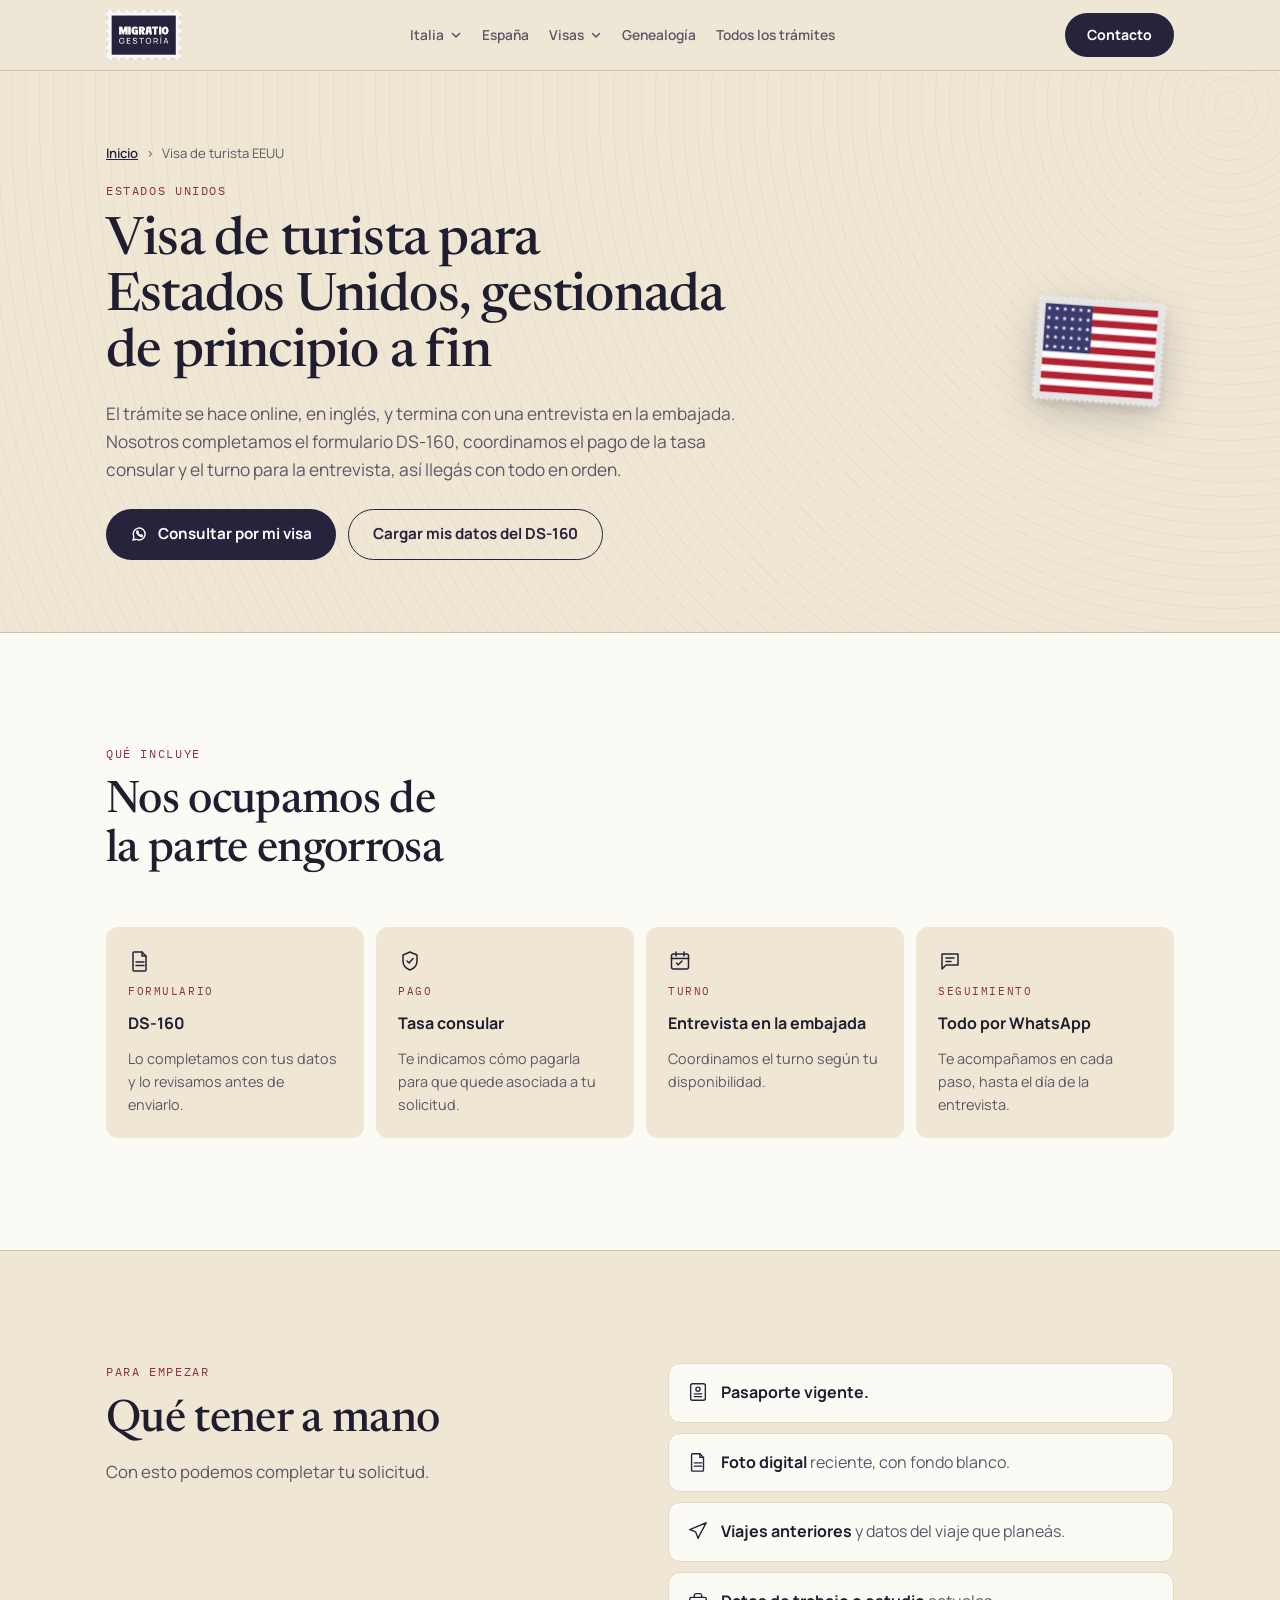
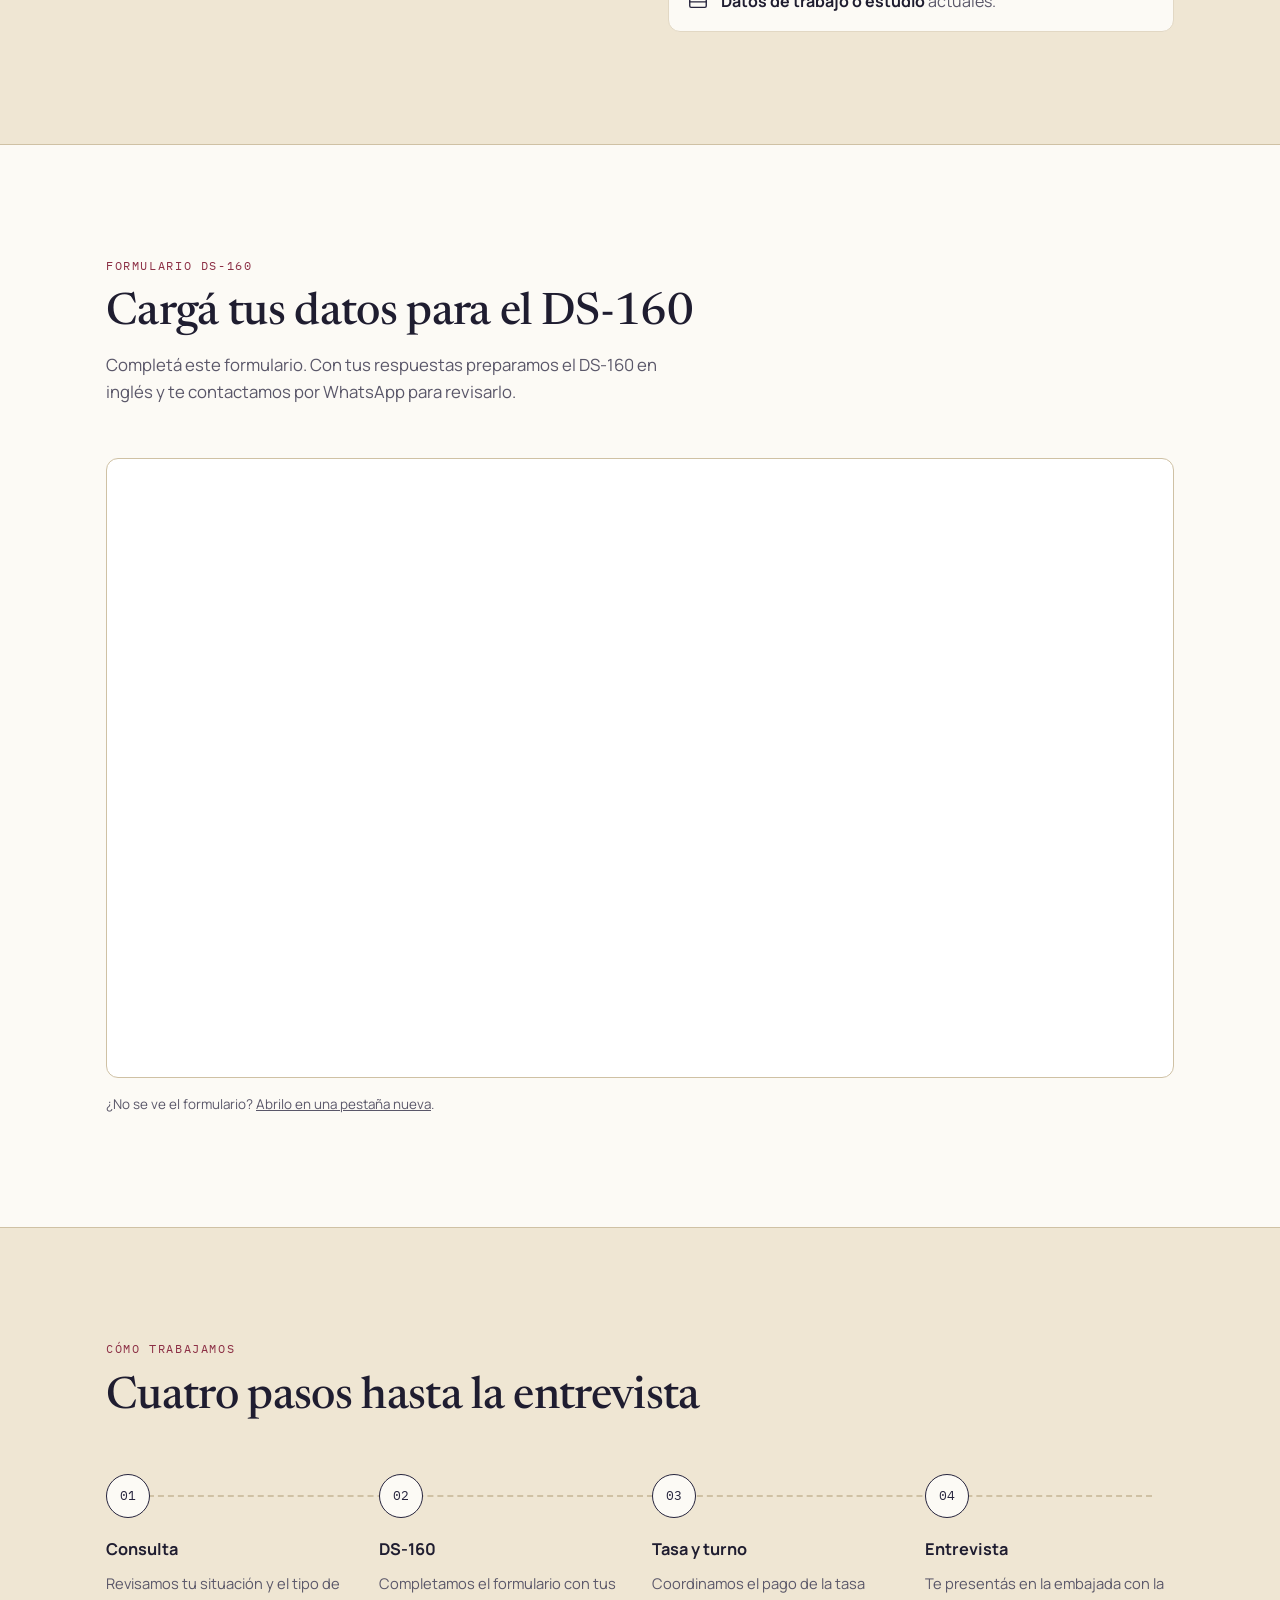
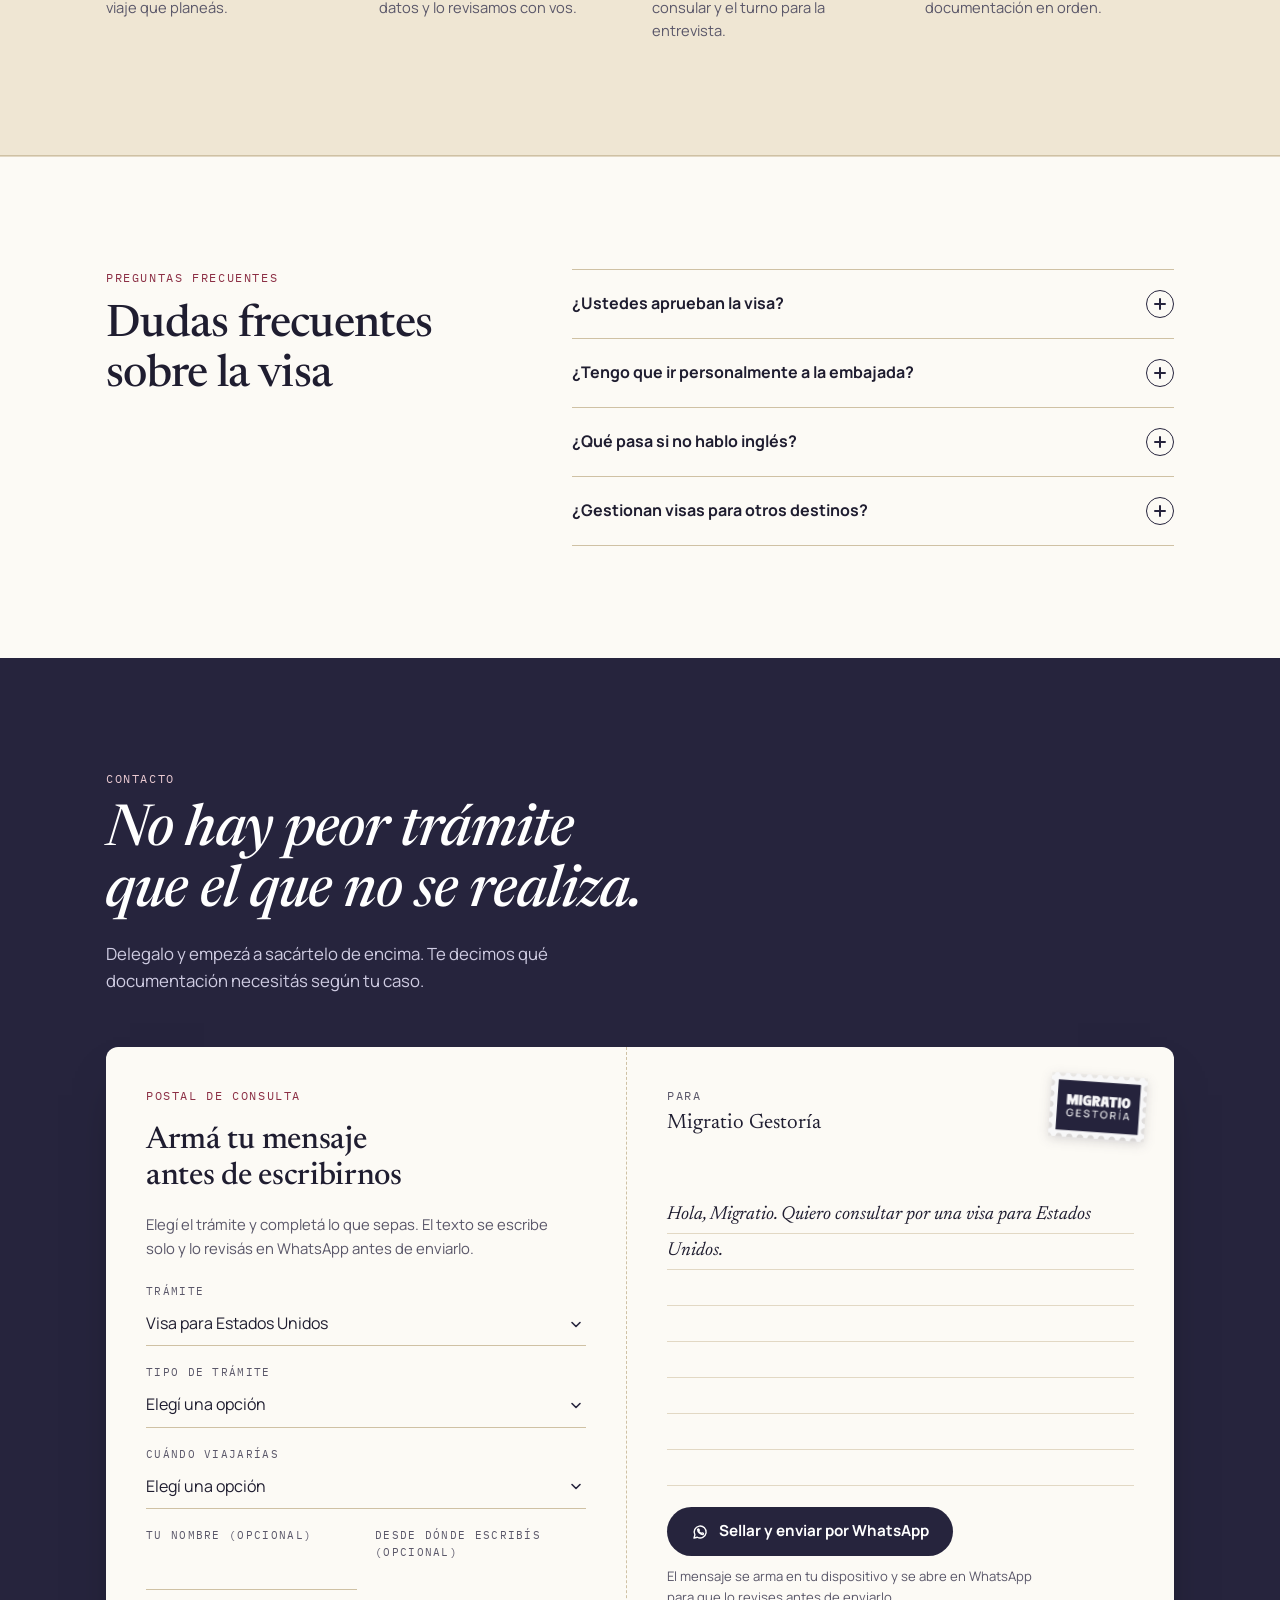
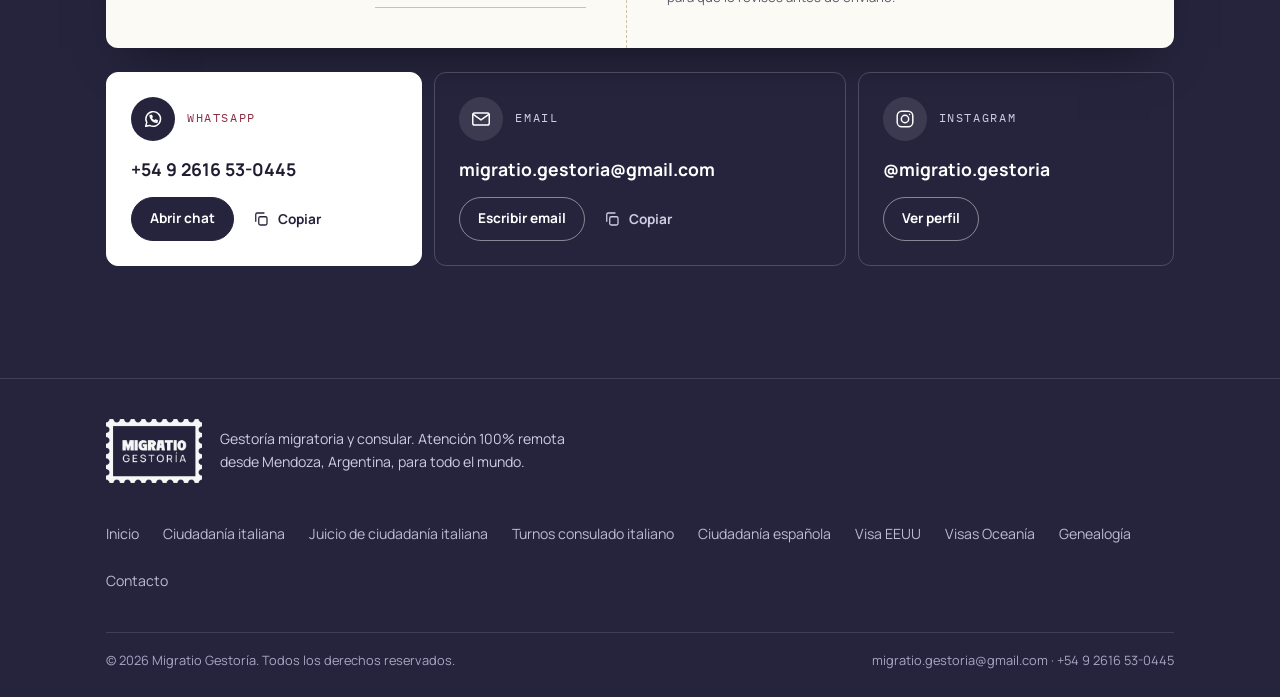
<file: visa-estados-unidos/index.html>
<!doctype html>
<html lang="es">
<head>
<meta charset="utf-8">
<meta name="viewport" content="width=device-width, initial-scale=1, viewport-fit=cover">
<meta name="format-detection" content="telephone=no">
<title>Visa de turista para Estados Unidos desde Argentina · Migratio Gestoría</title>
<meta name="description" content="Gestionamos tu visa de turista para Estados Unidos: completamos el formulario DS-160, coordinamos el pago de la tasa consular y el turno para la entrevista en la embajada.">
<meta name="theme-color" content="#efe6d3">
<link rel="icon" href="../favicon.ico?v=2" sizes="any">
<link rel="icon" type="image/png" sizes="32x32" href="../favicon-32.png?v=2">
<link rel="icon" type="image/png" sizes="16x16" href="../favicon-16.png?v=2">
<link rel="apple-touch-icon" href="../apple-touch-icon.png?v=2">
<link rel="canonical" href="https://migratiogestoria.com/visa-estados-unidos/">
<meta property="og:type" content="website">
<meta property="og:locale" content="es_AR">
<meta property="og:site_name" content="Migratio Gestoría">
<meta property="og:title" content="Visa de turista para Estados Unidos: te la gestionamos de principio a fin">
<meta property="og:description" content="Gestionamos tu visa de turista para Estados Unidos: completamos el formulario DS-160, coordinamos el pago de la tasa consular y el turno para la entrevista en la embajada.">
<meta property="og:url" content="https://migratiogestoria.com/visa-estados-unidos/">
<meta property="og:image" content="https://migratiogestoria.com/og-migratio.jpg">
<meta name="twitter:card" content="summary_large_image">
<script type="application/ld+json">
[
 {
  "@context": "https://schema.org",
  "@type": "BreadcrumbList",
  "itemListElement": [
   {
    "@type": "ListItem",
    "position": 1,
    "name": "Inicio",
    "item": "https://migratiogestoria.com/"
   },
   {
    "@type": "ListItem",
    "position": 2,
    "name": "Visa de turista EEUU",
    "item": "https://migratiogestoria.com/visa-estados-unidos/"
   }
  ]
 },
 {
  "@context": "https://schema.org",
  "@type": "Service",
  "name": "Gestión de visa de turista para Estados Unidos",
  "serviceType": "Gestión de visa de turista para Estados Unidos",
  "areaServed": "Worldwide",
  "url": "https://migratiogestoria.com/visa-estados-unidos/",
  "provider": {
   "@type": "ProfessionalService",
   "name": "Migratio Gestoría",
   "url": "https://migratiogestoria.com/",
   "telephone": "+5492616530445",
   "email": "migratio.gestoria@gmail.com"
  }
 },
 {
  "@context": "https://schema.org",
  "@type": "FAQPage",
  "mainEntity": [
   {
    "@type": "Question",
    "name": "¿Ustedes aprueban la visa?",
    "acceptedAnswer": {
     "@type": "Answer",
     "text": "No. La decisión es del oficial consular en la entrevista. Nosotros armamos la solicitud completa y sin errores para que llegues bien preparado."
    }
   },
   {
    "@type": "Question",
    "name": "¿Tengo que ir personalmente a la embajada?",
    "acceptedAnswer": {
     "@type": "Answer",
     "text": "En general sí, la entrevista es presencial. Algunas renovaciones pueden tramitarse sin entrevista; lo revisamos en tu caso."
    }
   },
   {
    "@type": "Question",
    "name": "¿Qué pasa si no hablo inglés?",
    "acceptedAnswer": {
     "@type": "Answer",
     "text": "No es un problema. Completamos el formulario con tus datos y te explicamos cada paso en español."
    }
   },
   {
    "@type": "Question",
    "name": "¿Gestionan visas para otros destinos?",
    "acceptedAnswer": {
     "@type": "Answer",
     "text": "Sí. También gestionamos visas para Australia, Nueva Zelanda y Bali, visados de estudio para Europa y trámites con consulados de otros países."
    }
   }
  ]
 }
]
</script>
<link rel="preconnect" href="https://fonts.googleapis.com">
<link rel="preconnect" href="https://fonts.gstatic.com" crossorigin>
<link href="https://fonts.googleapis.com/css2?family=Newsreader:ital,opsz,wght@0,6..72,400;0,6..72,500;1,6..72,400;1,6..72,500&family=Manrope:wght@400;500;600;700;800&family=IBM+Plex+Mono:wght@500&display=swap" rel="stylesheet">
<link rel="stylesheet" href="../site.css">
<!-- Google Analytics (GA4) -->
<script async src="https://www.googletagmanager.com/gtag/js?id=G-LXLH3B2WEY"></script>
<script>
  window.dataLayer = window.dataLayer || [];
  function gtag(){dataLayer.push(arguments);}
  gtag('js', new Date());
  gtag('config', 'G-LXLH3B2WEY');
  // Clics de contacto: WhatsApp es la conversión del sitio.
  document.addEventListener('click', function (e) {
    var a = e.target.closest && e.target.closest('a[href]');
    if (!a) return;
    var href = a.getAttribute('href') || '';
    var evento = /wa\.me|api\.whatsapp\.com/.test(href) ? 'whatsapp_click'
               : href.indexOf('mailto:') === 0 ? 'email_click' : null;
    if (!evento) return;
    var sec = a.closest('section[id], header, footer, nav') || a.closest('[id]') || a.closest('section, div[class]');
    gtag('event', evento, {
      link_text: (a.textContent || a.getAttribute('aria-label') || '').trim().slice(0, 60),
      link_id: a.id || '',
      seccion: sec ? (sec.id || (sec.className || '').toString().split(' ')[0] || sec.tagName.toLowerCase()) : ''
    });
  }, true);
</script>
</head>
<body>
<svg style="display:none" aria-hidden="true">
  <symbol id="ic-passport" viewBox="0 0 24 24"><rect x="4" y="3" width="16" height="18" rx="2"/><circle cx="12" cy="9" r="2.3"/><path d="M8 14h8M8 17h8"/></symbol>
  <symbol id="ic-search" viewBox="0 0 24 24"><circle cx="10" cy="10" r="6.5"/><path d="M15 15l5.5 5.5"/></symbol>
  <symbol id="ic-doc" viewBox="0 0 24 24"><path d="M6 3h8l4 4v14a1 1 0 0 1-1 1H6a1 1 0 0 1-1-1V4a1 1 0 0 1 1-1z"/><path d="M14 3v4h4"/><path d="M8 13h8M8 16.5h8"/></symbol>
  <symbol id="ic-stamp" viewBox="0 0 24 24"><circle cx="12" cy="9" r="5.5"/><path d="M9.5 9l1.8 1.8L14.8 7"/><path d="M8.5 19l1-4.5M15.5 19l-1-4.5"/></symbol>
  <symbol id="ic-scale" viewBox="0 0 24 24"><path d="M12 3v3"/><path d="M4 6h16"/><path d="M6 6l-3 6a3 3 0 0 0 6 0l-3-6z"/><path d="M18 6l-3 6a3 3 0 0 0 6 0l-3-6z"/><path d="M12 9v10M8 21h8"/></symbol>
  <symbol id="ic-home" viewBox="0 0 24 24"><path d="M4 11.5L12 4l8 7.5"/><path d="M6 10v9a1 1 0 0 0 1 1h10a1 1 0 0 0 1-1v-9"/><path d="M10 20v-5h4v5"/></symbol>
  <symbol id="ic-globe" viewBox="0 0 24 24"><circle cx="12" cy="12" r="8.5"/><path d="M3.5 12h17M12 3.5c2.8 2.6 2.8 14.4 0 17M12 3.5c-2.8 2.6-2.8 14.4 0 17"/></symbol>
  <symbol id="ic-shield" viewBox="0 0 24 24"><path d="M12 3l7 3v6c0 4.5-3 7.5-7 9-4-1.5-7-4.5-7-9V6l7-3z"/><path d="M9 12l2 2 4-4.5"/></symbol>
  <symbol id="ic-plane" viewBox="0 0 24 24"><path d="M21 3L3 10.5l6.5 2.5L12 20l3-6 6-11z"/></symbol>
  <symbol id="ic-briefcase" viewBox="0 0 24 24"><rect x="3" y="8" width="18" height="11" rx="1.5"/><path d="M8 8V6a2 2 0 0 1 2-2h4a2 2 0 0 1 2 2v2"/><path d="M3 13h18"/></symbol>
  <symbol id="ic-rings" viewBox="0 0 24 24"><circle cx="9" cy="13" r="4"/><circle cx="15" cy="13" r="4"/></symbol>
  <symbol id="ic-chat" viewBox="0 0 24 24"><path d="M4 5h16v11H8l-4 4V5z"/><path d="M8 9h8M8 12.5h5"/></symbol>
  <symbol id="ic-calendar" viewBox="0 0 24 24"><rect x="3.5" y="5" width="17" height="15" rx="2"/><path d="M3.5 9.5h17M8 3v4M16 3v4"/><path d="M8.5 14l1.8 1.8L14 12"/></symbol>
  <symbol id="ic-clock" viewBox="0 0 24 24"><circle cx="12" cy="12" r="8.5"/><path d="M12 7v5l3.5 2"/></symbol>
  <symbol id="ic-alert" viewBox="0 0 24 24"><path d="M12 3.5l9 16H3l9-16z"/><path d="M12 10v4.5M12 17.2v.1"/></symbol>
  <symbol id="ic-arrow" viewBox="0 0 24 24"><path d="M5 12h14M13 6l6 6-6 6"/></symbol>
  <symbol id="ic-mail" viewBox="0 0 24 24"><rect x="3" y="5.5" width="18" height="13" rx="2"/><path d="M3.5 7l8.5 6 8.5-6"/></symbol>
  <symbol id="ic-ig" viewBox="0 0 24 24"><rect x="3.5" y="3.5" width="17" height="17" rx="5"/><circle cx="12" cy="12" r="4"/><path d="M17 7h.01"/></symbol>
  <symbol id="ic-copy" viewBox="0 0 24 24"><rect x="9" y="9" width="11" height="11" rx="2"/><path d="M5 15V6a2 2 0 0 1 2-2h9"/></symbol>
  <symbol id="ic-check" viewBox="0 0 24 24"><path d="M5 12.5l4.5 4.5L19 7.5"/></symbol>
  <symbol id="ic-wa" viewBox="0 0 24 24"><path d="M4 20l1.2-4.2A8 8 0 1 1 8.4 19z"/><path d="M9.2 8.6c.3 2.4 2 4.6 4.6 5.6l1-1.1 1.8.8-.4 1.6c-3.6.2-7.2-3.2-7.4-7l1.5-.5.8 1.8z"/></symbol>
</svg>

<a class="skip" href="#top">Saltar al contenido</a>

<header class="site">
  <div class="wrap nav-row">
    <a href="../" class="brand" aria-label="Migratio Gestoría, inicio"><img src="../logo-v3.png" alt="Migratio Gestoría"></a>
    <nav class="links" aria-label="Secciones">
      <div class="dd">
        <button class="dd-btn" type="button" aria-expanded="false" aria-controls="dd-italia">Italia<svg class="dd-chev" viewBox="0 0 12 12" aria-hidden="true"><path d="M2.5 4.5L6 8l3.5-3.5"/></svg></button>
        <div class="dd-menu" id="dd-italia">
          <a href="../ciudadania-italiana/"><b>Ciudadanía italiana</b><span>Por descendencia, vía consular</span></a>
          <a href="../juicio-ciudadania-italiana/"><b>Juicio de ciudadanía</b><span>Vía judicial ante tribunales italianos</span></a>
          <a href="../turnos-consulado-italiano/"><b>Turnos en el consulado</b><span>Pasaporte, CIE, ciudadanía e hijos menores</span></a>
          <a href="../solicitud-turno/"><b>Solicitar turno en línea</b><span>Cargá tus datos y te contactamos</span></a>
        </div>
      </div>
      <a href="../ciudadania-espanola/">España</a>
      <div class="dd">
        <button class="dd-btn" type="button" aria-expanded="false" aria-controls="dd-visas">Visas<svg class="dd-chev" viewBox="0 0 12 12" aria-hidden="true"><path d="M2.5 4.5L6 8l3.5-3.5"/></svg></button>
        <div class="dd-menu" id="dd-visas">
          <a href="../visa-estados-unidos/"><b>Estados Unidos</b><span>Visa de turista y formulario DS-160</span></a>
          <a href="../visas-oceania/"><b>Australia, Nueva Zelanda y Bali</b><span>Turismo, Working Holiday y estudio</span></a>
        </div>
      </div>
      <a href="../#genealogia">Genealogía</a>
      <a href="../#tramites">Todos los trámites</a>
    </nav>
    <div class="nav-actions">
      <a class="btn btn-primary nav-cta" href="#contacto">Contacto</a>
      <button class="menu-btn" id="menu-btn" aria-expanded="false" aria-controls="mnav" aria-label="Abrir menú">
        <svg viewBox="0 0 24 24" aria-hidden="true"><path d="M4 7h16M4 12h16M4 17h16"/></svg>
      </button>
    </div>
  </div>
  <nav class="mnav" id="mnav" aria-label="Secciones" hidden>
    <div class="wrap">
      <a href="../">Inicio</a>
      <span class="mnav-h mono">Italia</span>
      <a class="sub" href="../ciudadania-italiana/">Ciudadanía italiana</a>
      <a class="sub" href="../juicio-ciudadania-italiana/">Juicio de ciudadanía</a>
      <a class="sub" href="../turnos-consulado-italiano/">Turnos en el consulado</a>
      <a class="sub" href="../solicitud-turno/">Solicitar turno en línea</a>
      <span class="mnav-h mono">España</span>
      <a class="sub" href="../ciudadania-espanola/">Ciudadanía española</a>
      <span class="mnav-h mono">Visas</span>
      <a class="sub" href="../visa-estados-unidos/">Estados Unidos</a>
      <a class="sub" href="../visas-oceania/">Australia, Nueva Zelanda y Bali</a>
      <span class="mnav-h mono">Más</span>
      <a class="sub" href="../#genealogia">Genealogía</a>
      <a class="sub" href="../#tramites">Todos los trámites</a>
      <a class="sub" href="../#proceso">Cómo trabajamos</a>
      <a class="sub" href="../#faq">Preguntas frecuentes</a>
      <a href="#contacto">Contacto</a>
    </div>
  </nav>
</header>

<main id="top">
  <section class="page-hero">
    <div class="wrap">
      <div>
        <nav class="crumbs" aria-label="Ruta"><a href="../">Inicio</a><span aria-hidden="true">›</span><span>Visa de turista EEUU</span></nav>
        <span class="mono kicker">Estados Unidos</span>
        <h1>Visa de turista para Estados Unidos, gestionada de principio a fin</h1>
        <p class="lead">El trámite se hace online, en inglés, y termina con una entrevista en la embajada. Nosotros completamos el formulario DS-160, coordinamos el pago de la tasa consular y el turno para la entrevista, así llegás con todo en orden.</p>
        <div class="page-cta">
          <a class="btn btn-primary" href="https://wa.me/5492616530445" target="_blank" rel="noopener"><svg aria-hidden="true"><use href="#ic-wa"/></svg>Consultar por mi visa</a>
          <a class="btn btn-outline" href="#ds160">Cargar mis datos del DS-160</a>
        </div>
      </div>
      <img class="hero-flag" src="../stamp-eeuu.png" alt="">
    </div>
  </section>

  <section id="incluye" class="block">
    <div class="wrap">
      <div class="head">
        <span class="mono kicker">Qué incluye</span>
        <h2>Nos ocupamos de la parte engorrosa</h2>
      </div>
      <div class="req-grid">
        <div class="req">
          <svg class="ico" aria-hidden="true"><use href="#ic-doc"/></svg>
          <span class="mono">Formulario</span>
          <h3>DS-160</h3>
          <p>Lo completamos con tus datos y lo revisamos antes de enviarlo.</p>
        </div>
        <div class="req">
          <svg class="ico" aria-hidden="true"><use href="#ic-shield"/></svg>
          <span class="mono">Pago</span>
          <h3>Tasa consular</h3>
          <p>Te indicamos cómo pagarla para que quede asociada a tu solicitud.</p>
        </div>
        <div class="req">
          <svg class="ico" aria-hidden="true"><use href="#ic-calendar"/></svg>
          <span class="mono">Turno</span>
          <h3>Entrevista en la embajada</h3>
          <p>Coordinamos el turno según tu disponibilidad.</p>
        </div>
        <div class="req">
          <svg class="ico" aria-hidden="true"><use href="#ic-chat"/></svg>
          <span class="mono">Seguimiento</span>
          <h3>Todo por WhatsApp</h3>
          <p>Te acompañamos en cada paso, hasta el día de la entrevista.</p>
        </div>
      </div>
    </div>
  </section>

  <section class="block alt">
    <div class="wrap split">
      <div class="head" style="margin-bottom:0">
        <span class="mono kicker">Para empezar</span>
        <h2>Qué tener a mano</h2>
        <p>Con esto podemos completar tu solicitud.</p>
      </div>
      <ul class="check-list">
        <li><svg class="ico" aria-hidden="true"><use href="#ic-passport"/></svg><span><b>Pasaporte vigente.</b> </span></li>
        <li><svg class="ico" aria-hidden="true"><use href="#ic-doc"/></svg><span><b>Foto digital</b> reciente, con fondo blanco.</span></li>
        <li><svg class="ico" aria-hidden="true"><use href="#ic-plane"/></svg><span><b>Viajes anteriores</b> y datos del viaje que planeás.</span></li>
        <li><svg class="ico" aria-hidden="true"><use href="#ic-briefcase"/></svg><span><b>Datos de trabajo o estudio</b> actuales.</span></li>
      </ul>
    </div>
  </section>

  <section id="ds160" class="block">
    <div class="wrap">
      <div class="head">
        <span class="mono kicker">Formulario DS-160</span>
        <h2>Cargá tus datos para el DS-160</h2>
        <p>Completá este formulario. Con tus respuestas preparamos el DS-160 en inglés y te contactamos por WhatsApp para revisarlo.</p>
      </div>
      <div class="tf-box" data-tf-widget="UScW9OoM" data-tf-opacity="100" data-tf-iframe-props="title=Datos para el DS-160" data-tf-transitive-search-params data-tf-medium="snippet" style="width:100%;height:620px;border-radius:12px;overflow:hidden;border:1px solid var(--line-strong);background:var(--white)"></div>
      <script src="https://embed.typeform.com/next/embed.js" async></script>
      <p class="fine" style="margin-top:16px">¿No se ve el formulario? <a href="https://feigznuj6p4.typeform.com/to/UScW9OoM" target="_blank" rel="noopener">Abrilo en una pestaña nueva</a>.</p>
    </div>
  </section>

  <section class="block alt">
    <div class="wrap">
      <div class="head">
        <span class="mono kicker">Cómo trabajamos</span>
        <h2>Cuatro pasos hasta la entrevista</h2>
      </div>
      <ol class="steps">
        <li class="step"><span class="num">01</span><h3>Consulta</h3><p>Revisamos tu situación y el tipo de viaje que planeás.</p></li>
        <li class="step"><span class="num">02</span><h3>DS-160</h3><p>Completamos el formulario con tus datos y lo revisamos con vos.</p></li>
        <li class="step"><span class="num">03</span><h3>Tasa y turno</h3><p>Coordinamos el pago de la tasa consular y el turno para la entrevista.</p></li>
        <li class="step"><span class="num">04</span><h3>Entrevista</h3><p>Te presentás en la embajada con la documentación en orden.</p></li>
      </ol>
    </div>
  </section>

  <section id="faq" class="block faq">
    <div class="wrap">
      <div class="head">
        <span class="mono kicker">Preguntas frecuentes</span>
        <h2>Dudas frecuentes sobre la visa</h2>
      </div>
      <div class="faq-list">
        <details>
          <summary>¿Ustedes aprueban la visa?<span class="pm" aria-hidden="true"><svg viewBox="0 0 12 12"><path d="M6 1v10M1 6h10"/></svg></span></summary>
          <p>No. La decisión es del oficial consular en la entrevista. Nosotros armamos la solicitud completa y sin errores para que llegues bien preparado.</p>
        </details>
        <details>
          <summary>¿Tengo que ir personalmente a la embajada?<span class="pm" aria-hidden="true"><svg viewBox="0 0 12 12"><path d="M6 1v10M1 6h10"/></svg></span></summary>
          <p>En general sí, la entrevista es presencial. Algunas renovaciones pueden tramitarse sin entrevista; lo revisamos en tu caso.</p>
        </details>
        <details>
          <summary>¿Qué pasa si no hablo inglés?<span class="pm" aria-hidden="true"><svg viewBox="0 0 12 12"><path d="M6 1v10M1 6h10"/></svg></span></summary>
          <p>No es un problema. Completamos el formulario con tus datos y te explicamos cada paso en español.</p>
        </details>
        <details>
          <summary>¿Gestionan visas para otros destinos?<span class="pm" aria-hidden="true"><svg viewBox="0 0 12 12"><path d="M6 1v10M1 6h10"/></svg></span></summary>
          <p>Sí. También gestionamos <a class="more" href="../visas-oceania/">visas para Australia, Nueva Zelanda y Bali</a>, visados de estudio para Europa y trámites con consulados de otros países.</p>
        </details>
      </div>
    </div>
  </section>

  <section id="contacto" class="block contacto">
    <div class="wrap">
      <div class="head">
        <span class="mono kicker">Contacto</span>
        <h2 class="slogan-line">No hay peor trámite que el que no se realiza.</h2>
        <p>Delegalo y empezá a sacártelo de encima. Te decimos qué documentación necesitás según tu caso.</p>
      </div>
      <div class="postal" id="postal">
        <div class="pc-form">
          <span class="mono">Postal de consulta</span>
          <h3>Armá tu mensaje antes de escribirnos</h3>
          <p>Elegí el trámite y completá lo que sepas. El texto se escribe solo y lo revisás en WhatsApp antes de enviarlo.</p>
          <label class="pf"><span>Trámite</span>
            <select id="pc-tramite">
              <option value="">Elegí un trámite</option>
              <option value="italiana">Ciudadanía italiana</option>
              <option value="juicio">Juicio de ciudadanía italiana</option>
              <option value="espanola">Ciudadanía española</option>
              <option value="argentina">Ciudadanía argentina</option>
              <option value="eeuu">Visa para Estados Unidos</option>
              <option value="oceania">Visas para Oceanía y Bali</option>
              <option value="documentos">Actas, apostillas o traducciones</option>
              <option value="otro">Otro trámite</option>
            </select>
          </label>
          <div class="pc-extra" id="pc-extra"></div>
          <div class="pc-row">
            <label class="pf"><span>Tu nombre (opcional)</span><input id="pc-nombre" type="text" maxlength="60" autocomplete="given-name"></label>
            <label class="pf"><span>Desde dónde escribís (opcional)</span><input id="pc-lugar" type="text" maxlength="60" autocomplete="address-level2"></label>
          </div>
        </div>
        <div class="pc-card">
          <img class="pc-stamp" src="../logo-v3.png" alt="" width="96" height="64">
          <svg class="pc-mark" viewBox="6 6 108 108" aria-hidden="true">
            <defs><path id="pc-ring" d="M60,60 m-39,0 a39,39 0 1,1 78,0 a39,39 0 1,1 -78,0"/></defs>
            <circle cx="60" cy="60" r="48" fill="none" stroke="#8c2f45" stroke-width="2"/>
            <circle cx="60" cy="60" r="31" fill="none" stroke="#8c2f45" stroke-width="1.2"/>
            <text font-family="IBM Plex Mono, monospace" font-size="9.5" letter-spacing="2.4" fill="#8c2f45"><textPath href="#pc-ring">MIGRATIO · CONSULTA · MENDOZA ·</textPath></text>
            <text x="60" y="57" text-anchor="middle" font-family="IBM Plex Mono, monospace" font-size="8" letter-spacing="1" fill="#8c2f45">ENVIADO</text>
            <text id="pc-date" x="60" y="70" text-anchor="middle" font-family="IBM Plex Mono, monospace" font-size="7.5" letter-spacing=".6" fill="#8c2f45"></text>
          </svg>
          <div class="pc-to"><span class="mono">Para</span><span>Migratio Gestoría</span></div>
          <p class="pc-text" id="pc-text">Hola, Migratio. Quiero hacer una consulta.</p>
          <div class="pc-send">
            <a class="btn btn-primary" id="pc-send" href="https://wa.me/5492616530445" target="_blank" rel="noopener"><svg aria-hidden="true"><use href="#ic-wa"/></svg>Sellar y enviar por WhatsApp</a>
            <p class="pc-note">El mensaje se arma en tu dispositivo y se abre en WhatsApp para que lo revises antes de enviarlo.</p>
          </div>
        </div>
      </div>
      <div class="contact-grid">
        <div class="contact main">
          <div class="c-top"><span class="c-ico"><svg aria-hidden="true"><use href="#ic-wa"/></svg></span><span class="mono">WhatsApp</span></div>
          <span class="value">+54 9 2616 53-0445</span>
          <div class="actions">
            <a class="chip-btn solid" href="https://wa.me/5492616530445" target="_blank" rel="noopener">Abrir chat</a>
            <button class="copy-link copy" data-copy="+54 9 2616 53-0445" data-what="Número" aria-label="Copiar número"><svg aria-hidden="true"><use href="#ic-copy"/></svg><span class="lbl">Copiar</span></button>
          </div>
          <span class="sr-only copy-status" role="status"></span>
        </div>
        <div class="contact">
          <div class="c-top"><span class="c-ico"><svg aria-hidden="true"><use href="#ic-mail"/></svg></span><span class="mono">Email</span></div>
          <span class="value">migratio.gestoria@gmail.com</span>
          <div class="actions">
            <a class="chip-btn" href="mailto:migratio.gestoria@gmail.com">Escribir email</a>
            <button class="copy-link copy" data-copy="migratio.gestoria@gmail.com" data-what="Email" aria-label="Copiar email"><svg aria-hidden="true"><use href="#ic-copy"/></svg><span class="lbl">Copiar</span></button>
          </div>
          <span class="sr-only copy-status" role="status"></span>
        </div>
        <div class="contact">
          <div class="c-top"><span class="c-ico"><svg aria-hidden="true"><use href="#ic-ig"/></svg></span><span class="mono">Instagram</span></div>
          <span class="value">@migratio.gestoria</span>
          <div class="actions">
            <a class="chip-btn" href="https://instagram.com/migratio.gestoria" target="_blank" rel="noopener">Ver perfil</a>
          </div>
        </div>
      </div>
    </div>
  </section>
</main>

<footer>
  <div class="wrap f-top">
    <div class="f-brand">
      <img src="../logo-v3.png" alt="Migratio Gestoría" width="96" height="64">
      <p>Gestoría migratoria y consular. Atención 100% remota desde Mendoza, Argentina, para todo el mundo.</p>
    </div>
    <nav class="f-links" aria-label="Pie de página">
      <a href="../">Inicio</a>
      <a href="../ciudadania-italiana/">Ciudadanía italiana</a>
      <a href="../juicio-ciudadania-italiana/">Juicio de ciudadanía italiana</a>
      <a href="../turnos-consulado-italiano/">Turnos consulado italiano</a>
      <a href="../ciudadania-espanola/">Ciudadanía española</a>
      <a href="../visa-estados-unidos/">Visa EEUU</a>
      <a href="../visas-oceania/">Visas Oceanía</a>
      <a href="../#genealogia">Genealogía</a>
      <a href="#contacto">Contacto</a>
    </nav>
  </div>
  <div class="wrap f-legal">
    <span>© <span id="year">2026</span> Migratio Gestoría. Todos los derechos reservados.</span>
    <span>migratio.gestoria@gmail.com · +54 9 2616 53-0445</span>
  </div>
</footer>

<script>
  if ('scrollRestoration' in history) history.scrollRestoration = 'manual';
  if (!location.hash) window.scrollTo({ top: 0, left: 0, behavior: 'instant' });
  document.getElementById('year').textContent = new Date().getFullYear();

  // lists enter once when they scroll into view; content stays visible without JS or with reduced motion
  if ('IntersectionObserver' in window && !matchMedia('(prefers-reduced-motion: reduce)').matches) {
    var io = new IntersectionObserver(function (entries) {
      entries.forEach(function (e) { if (e.isIntersecting) { e.target.classList.add('in'); io.unobserve(e.target); } });
    }, { rootMargin: '0px 0px -8% 0px' });
    document.querySelectorAll('.why-grid, .req-grid, .opt-grid, .steps, .contact-grid, .check-list').forEach(function (g) {
      if (g.getBoundingClientRect().top > innerHeight) { g.classList.add('reveal'); io.observe(g); }
    });
  }
  var menuBtn = document.getElementById('menu-btn');
  var mnav = document.getElementById('mnav');
  function setMenu(open) {
    mnav.hidden = !open;
    menuBtn.setAttribute('aria-expanded', open ? 'true' : 'false');
    menuBtn.setAttribute('aria-label', open ? 'Cerrar menú' : 'Abrir menú');
  }
  menuBtn.addEventListener('click', function () { setMenu(mnav.hidden); });
  mnav.querySelectorAll('a').forEach(function (a) { a.addEventListener('click', function () { setMenu(false); }); });
  document.addEventListener('keydown', function (e) { if (e.key === 'Escape' && !mnav.hidden) { setMenu(false); menuBtn.focus(); } });
  document.querySelectorAll('.copy').forEach(function (btn) {
    var lbl = btn.querySelector('.lbl'), use = btn.querySelector('use'), idle = lbl.textContent;
    var status = btn.closest('.contact').querySelector('.copy-status'), timer;
    function done(msg, ok, said) {
      lbl.textContent = msg;
      use.setAttribute('href', ok ? '#ic-check' : '#ic-copy');
      btn.classList.toggle('done', ok);
      status.textContent = said;
      clearTimeout(timer);
      timer = setTimeout(function () {
        lbl.textContent = idle; use.setAttribute('href', '#ic-copy'); btn.classList.remove('done'); status.textContent = '';
      }, 1800);
    }
    function select() {
      var r = document.createRange(); r.selectNodeContents(btn.closest('.contact').querySelector('.value'));
      var s = getSelection(); s.removeAllRanges(); s.addRange(r);
      done('Seleccionado', false, btn.getAttribute('data-what') + ' seleccionado');
    }
    btn.addEventListener('click', function () {
      try {
        navigator.clipboard.writeText(btn.getAttribute('data-copy')).then(function () {
          done('Copiado', true, btn.getAttribute('data-what') + ' copiado');
        }, select);
      } catch (e) { select(); }
    });
  });


  // postal: arma el mensaje de WhatsApp en el dispositivo
  (function () {
    var root = document.getElementById('postal'); if (!root) return;
    var WA = 'https://wa.me/5492616530445?text=';
    var F = {
      antIt: ['Tu antepasado italiano más cercano', [['Padre o madre', 'Mi antepasado italiano más cercano es mi padre o mi madre.'], ['Abuelo o abuela', 'Mi antepasado italiano más cercano es mi abuelo o mi abuela.'], ['Bisabuelo o bisabuela', 'Mi antepasado italiano más cercano es mi bisabuelo o mi bisabuela.'], ['Tatarabuelo o anterior', 'Mi antepasado italiano más cercano es un tatarabuelo o anterior.'], ['Todavía no lo sé', 'Todavía no sé en qué generación está mi antepasado italiano.']]],
      antEs: ['Tu familiar español más cercano', [['Padre o madre', 'Mi familiar español más cercano es mi padre o mi madre.'], ['Abuelo o abuela', 'Mi familiar español más cercano es mi abuelo o mi abuela.'], ['Bisabuelo o anterior', 'Mi familiar español más cercano es un bisabuelo o anterior.'], ['No tengo familiares españoles', 'No tengo familiares españoles.']]],
      actas: ['Actas', [['Tengo todas', 'Tengo todas las actas.'], ['Tengo algunas', 'Tengo algunas actas.'], ['Todavía no tengo ninguna', 'Todavía no tengo actas.'], ['No sé cuáles necesito', 'No sé qué actas necesito.']]],
      sitAr: ['Tu situación', [['Soy hijo/a de argentino/a y nací en el exterior', 'Soy hijo/a de argentino/a y nací en el exterior.'], ['Soy extranjero/a y vivo en Argentina', 'Soy extranjero/a y vivo en Argentina.'], ['Otra situación', '']]],
      eeuu: ['Tipo de trámite', [['Primera visa', 'Sería mi primera visa.'], ['Renovación', 'Quiero renovar mi visa.']]],
      cuando: ['Cuándo viajarías', [['En los próximos 3 meses', 'Viajaría en los próximos 3 meses.'], ['En 3 a 6 meses', 'Viajaría en 3 a 6 meses.'], ['En más de 6 meses', 'Viajaría en más de 6 meses.'], ['Todavía no tengo fecha', 'Todavía no tengo fecha de viaje.']]],
      destOc: ['Destino', [['Australia', 'Mi destino es Australia.'], ['Nueva Zelanda', 'Mi destino es Nueva Zelanda.'], ['Bali', 'Mi destino es Bali.']]],
      pas: ['Pasaporte', [['Argentino', 'Viajaría con pasaporte argentino.'], ['Italiano', 'Viajaría con pasaporte italiano.'], ['Español', 'Viajaría con pasaporte español.']]],
      doc: ['Qué necesitás', [['Búsqueda de actas', 'Necesito una búsqueda de actas.'], ['Rectificación de actas', 'Necesito rectificar un acta.'], ['Apostilla', 'Necesito apostillar documentos.'], ['Traducción', 'Necesito una traducción.']]],
      pais: ['País de los documentos', [['Argentina', 'Los documentos son de Argentina.'], ['Italia', 'Los documentos son de Italia.'], ['España', 'Los documentos son de España.'], ['Otro país', 'Los documentos son de otro país.']]],
      otro: ['Contanos en una línea', null]
    };
    var T = {
      italiana: ['ciudadanía italiana', ['antIt', 'actas']],
      juicio: ['un juicio de ciudadanía italiana', ['antIt', 'actas']],
      espanola: ['ciudadanía española', ['antEs', 'actas']],
      argentina: ['ciudadanía argentina', ['sitAr']],
      eeuu: ['una visa para Estados Unidos', ['eeuu', 'cuando']],
      oceania: ['una visa para Australia, Nueva Zelanda o Bali', ['destOc', 'pas']],
      documentos: ['actas, apostillas o traducciones', ['doc', 'pais']],
      otro: ['otro trámite', ['otro']]
    };
    var sel = document.getElementById('pc-tramite'), extra = document.getElementById('pc-extra');
    var nombre = document.getElementById('pc-nombre'), lugar = document.getElementById('pc-lugar');
    var text = document.getElementById('pc-text'), send = document.getElementById('pc-send');
    function clean(v) { return v.replace(/\s+/g, ' ').trim(); }
    function build() {
      extra.innerHTML = '';
      var t = T[sel.value]; if (!t) return;
      t[1].forEach(function (k) {
        var f = F[k], lab = document.createElement('label'); lab.className = 'pf';
        var sp = document.createElement('span'); sp.textContent = f[0]; lab.appendChild(sp);
        var el;
        if (f[1]) {
          el = document.createElement('select');
          el.appendChild(new Option('Elegí una opción', ''));
          f[1].forEach(function (o, i) { el.appendChild(new Option(o[0], String(i))); });
        } else { el = document.createElement('input'); el.type = 'text'; el.maxLength = 160; }
        el.setAttribute('data-f', k); el.addEventListener('input', compose); el.addEventListener('change', compose);
        lab.appendChild(el); extra.appendChild(lab);
      });
    }
    function compose() {
      var parts = ['Hola, Migratio.'], n = clean(nombre.value), l = clean(lugar.value), t = T[sel.value];
      if (n) parts.push('Soy ' + n + '.');
      parts.push(t ? 'Quiero consultar por ' + t[0] + '.' : 'Quiero hacer una consulta.');
      extra.querySelectorAll('[data-f]').forEach(function (el) {
        var f = F[el.getAttribute('data-f')];
        if (f[1]) { if (el.value !== '') { var s = f[1][+el.value][1]; if (s) parts.push(s); } }
        else { var v = clean(el.value); if (v) parts.push(/[.!?]$/.test(v) ? v : v + '.'); }
      });
      if (l) parts.push('Escribo desde ' + l + '.');
      var msg = parts.join(' ');
      text.textContent = msg;
      send.href = WA + encodeURIComponent(msg);
    }
    var map = { 'ciudadania-italiana': 'italiana', 'juicio-ciudadania-italiana': 'juicio', 'ciudadania-espanola': 'espanola', 'visa-estados-unidos': 'eeuu', 'visas-oceania': 'oceania' };
    var seg = location.pathname.split('/').filter(function (s) { return s && s !== 'index.html'; }).pop();
    if (map[seg]) sel.value = map[seg];
    sel.addEventListener('change', function () { build(); compose(); });
    [nombre, lugar].forEach(function (el) { el.addEventListener('input', compose); });
    build(); compose();
    var meses = ['ENE', 'FEB', 'MAR', 'ABR', 'MAY', 'JUN', 'JUL', 'AGO', 'SEP', 'OCT', 'NOV', 'DIC'], d = new Date();
    var md = document.getElementById('pc-date'); if (md) md.textContent = d.getDate() + ' ' + meses[d.getMonth()] + ' ' + d.getFullYear();
    send.addEventListener('click', function () { root.classList.remove('sent'); void root.offsetWidth; root.classList.add('sent'); });
  })();
</script>
<script>
(function () {
  var bs = document.querySelectorAll('.dd-btn');
  function close(x) { bs.forEach(function (b) { if (b !== x) b.setAttribute('aria-expanded', 'false'); }); }
  bs.forEach(function (b) { b.addEventListener('click', function () { close(b); b.setAttribute('aria-expanded', b.getAttribute('aria-expanded') === 'true' ? 'false' : 'true'); }); });
  document.addEventListener('click', function (e) { if (!e.target.closest('.dd')) close(); });
  document.addEventListener('keydown', function (e) { if (e.key === 'Escape') close(); });
  document.querySelectorAll('nav.links a, .mnav a').forEach(function (a) {
    if (a.hash || a.pathname === '/' || a.pathname !== location.pathname) return;
    a.setAttribute('aria-current', 'page');
    var d = a.closest('.dd'); if (d) d.classList.add('cur');
  });
})();
</script>
</body>
</html>
</file>
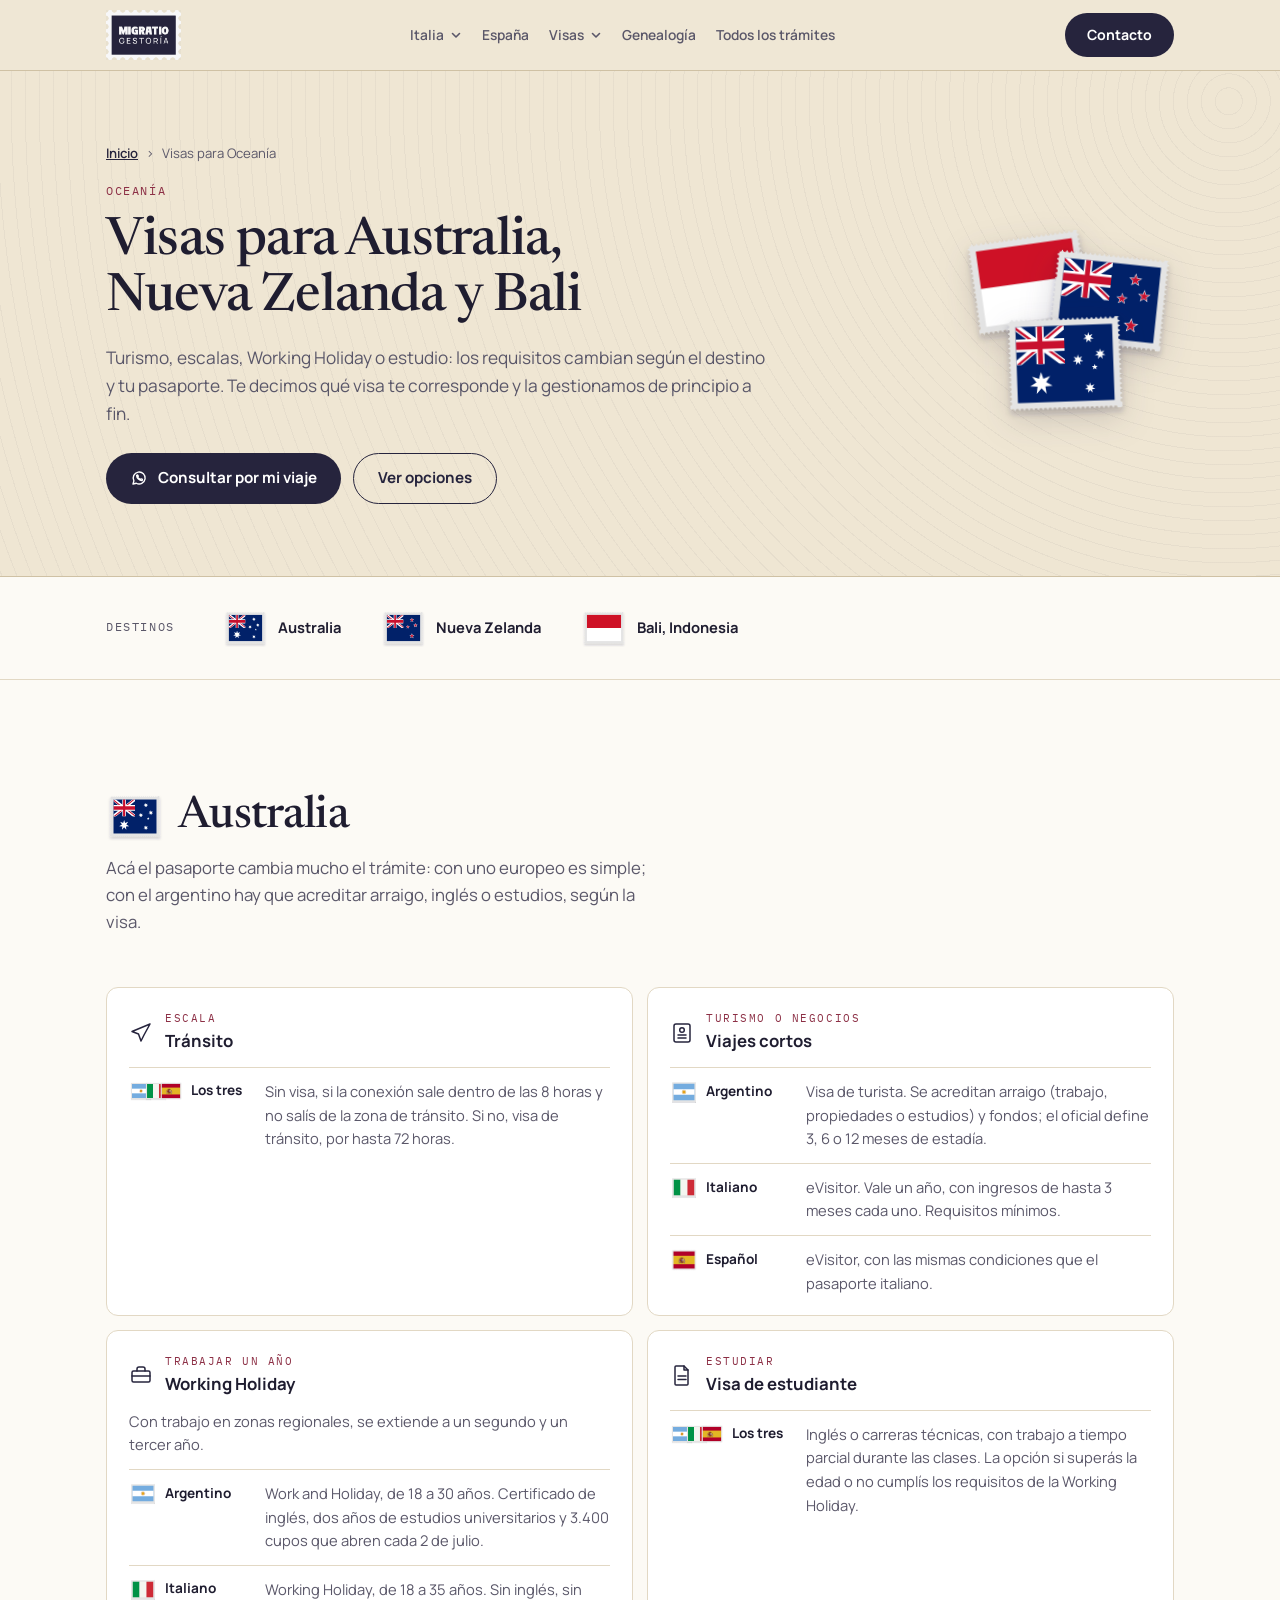
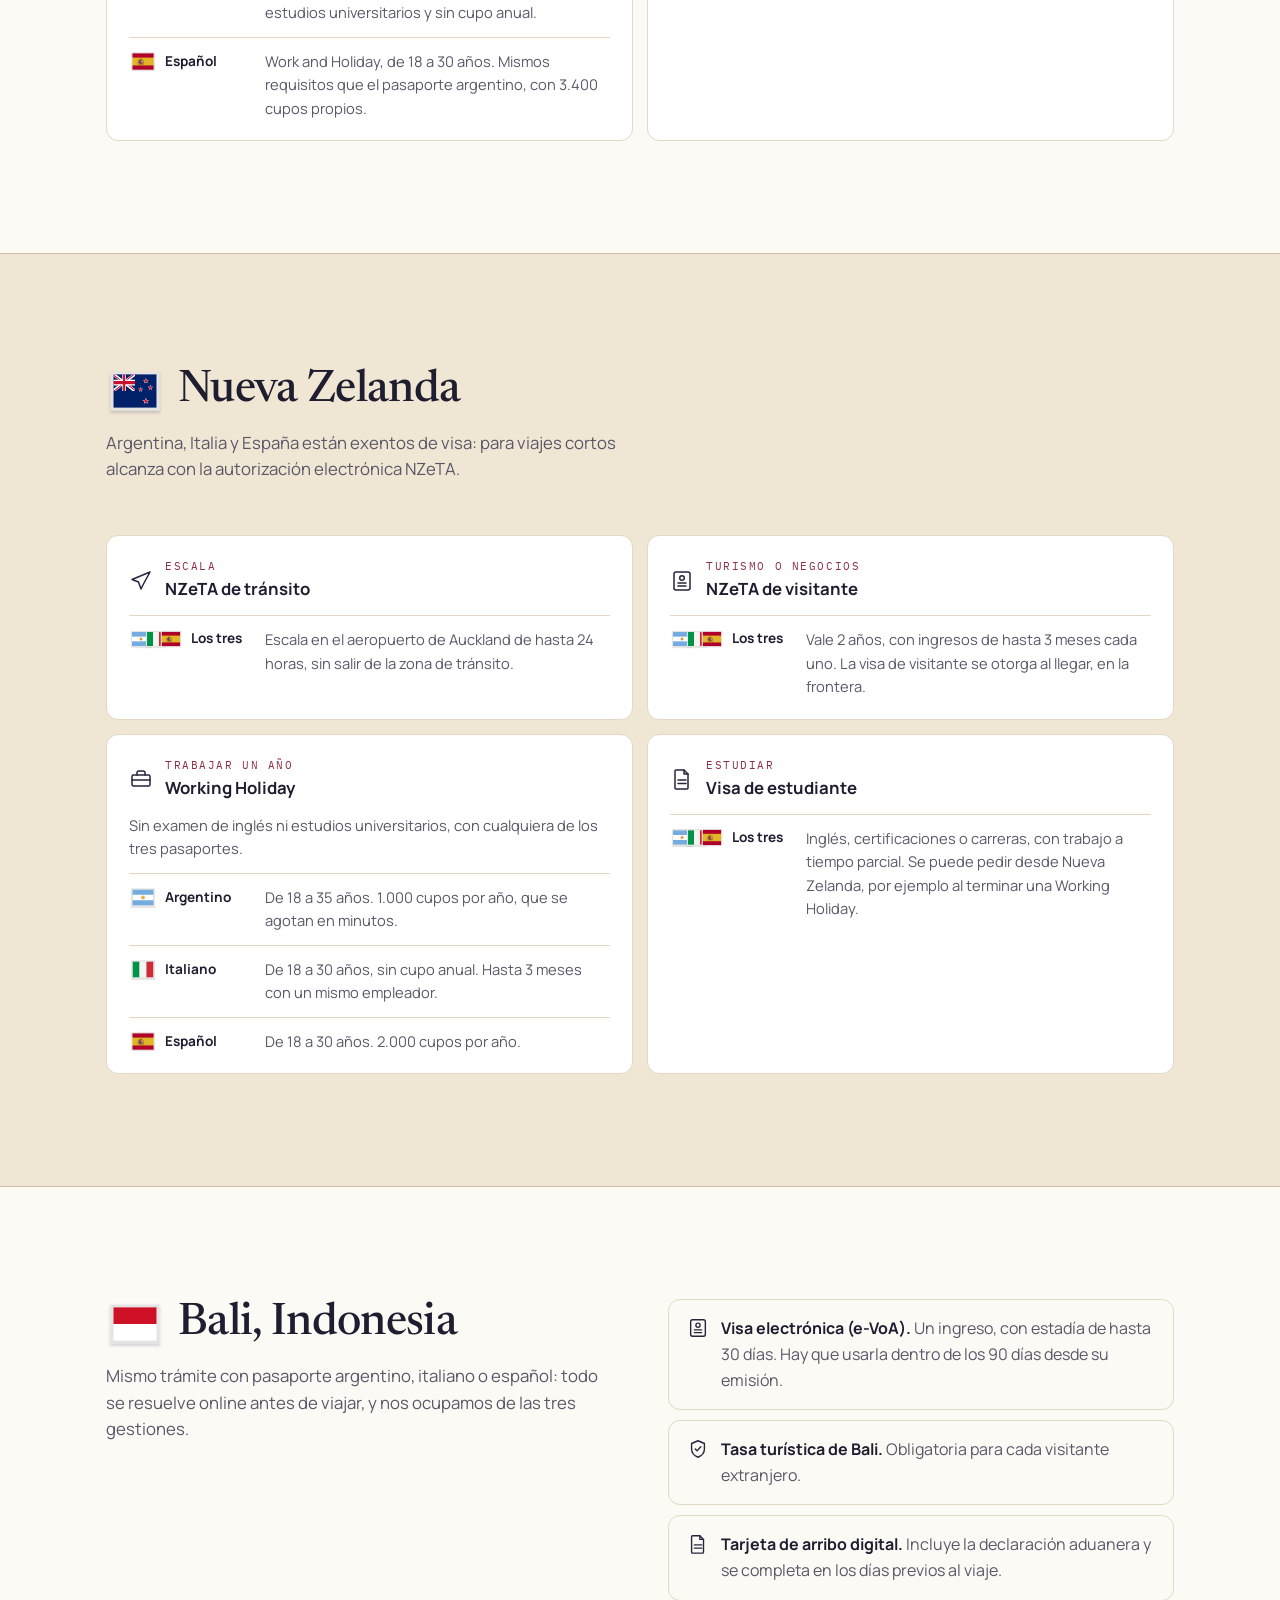
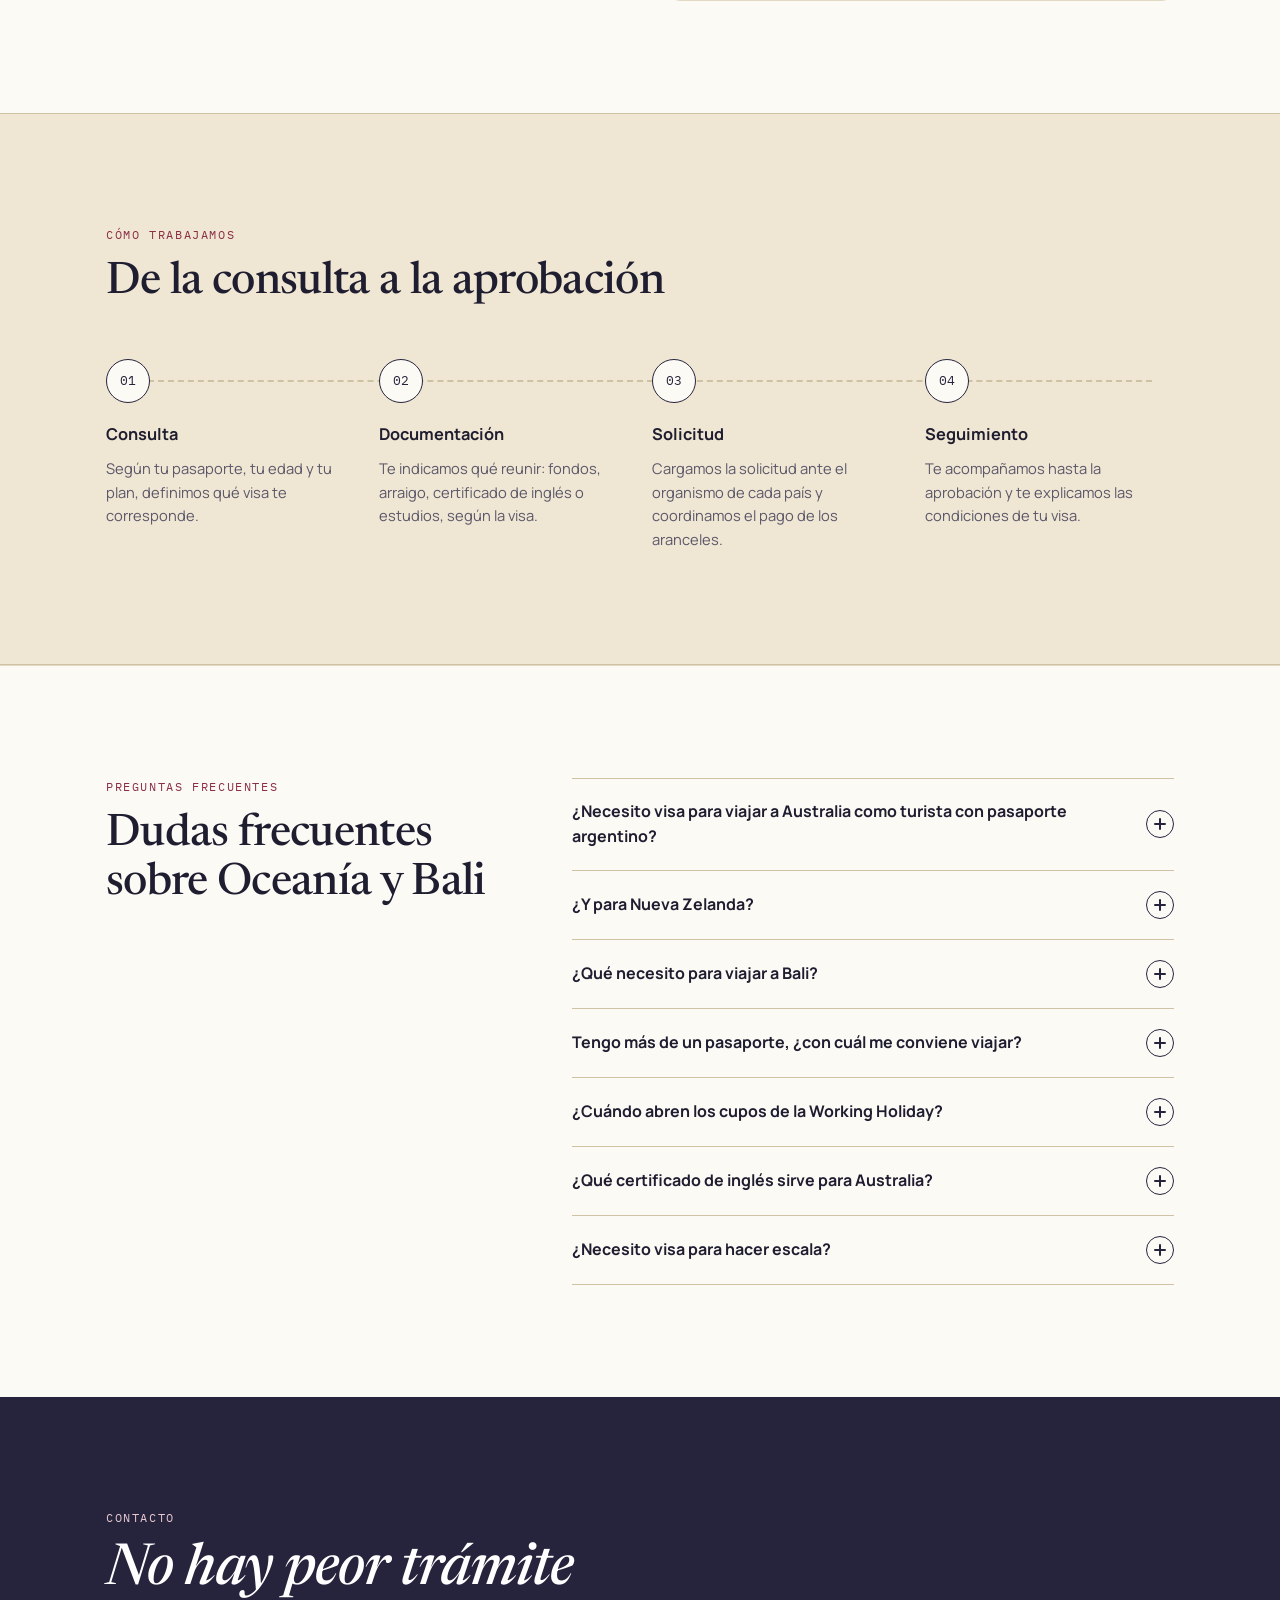
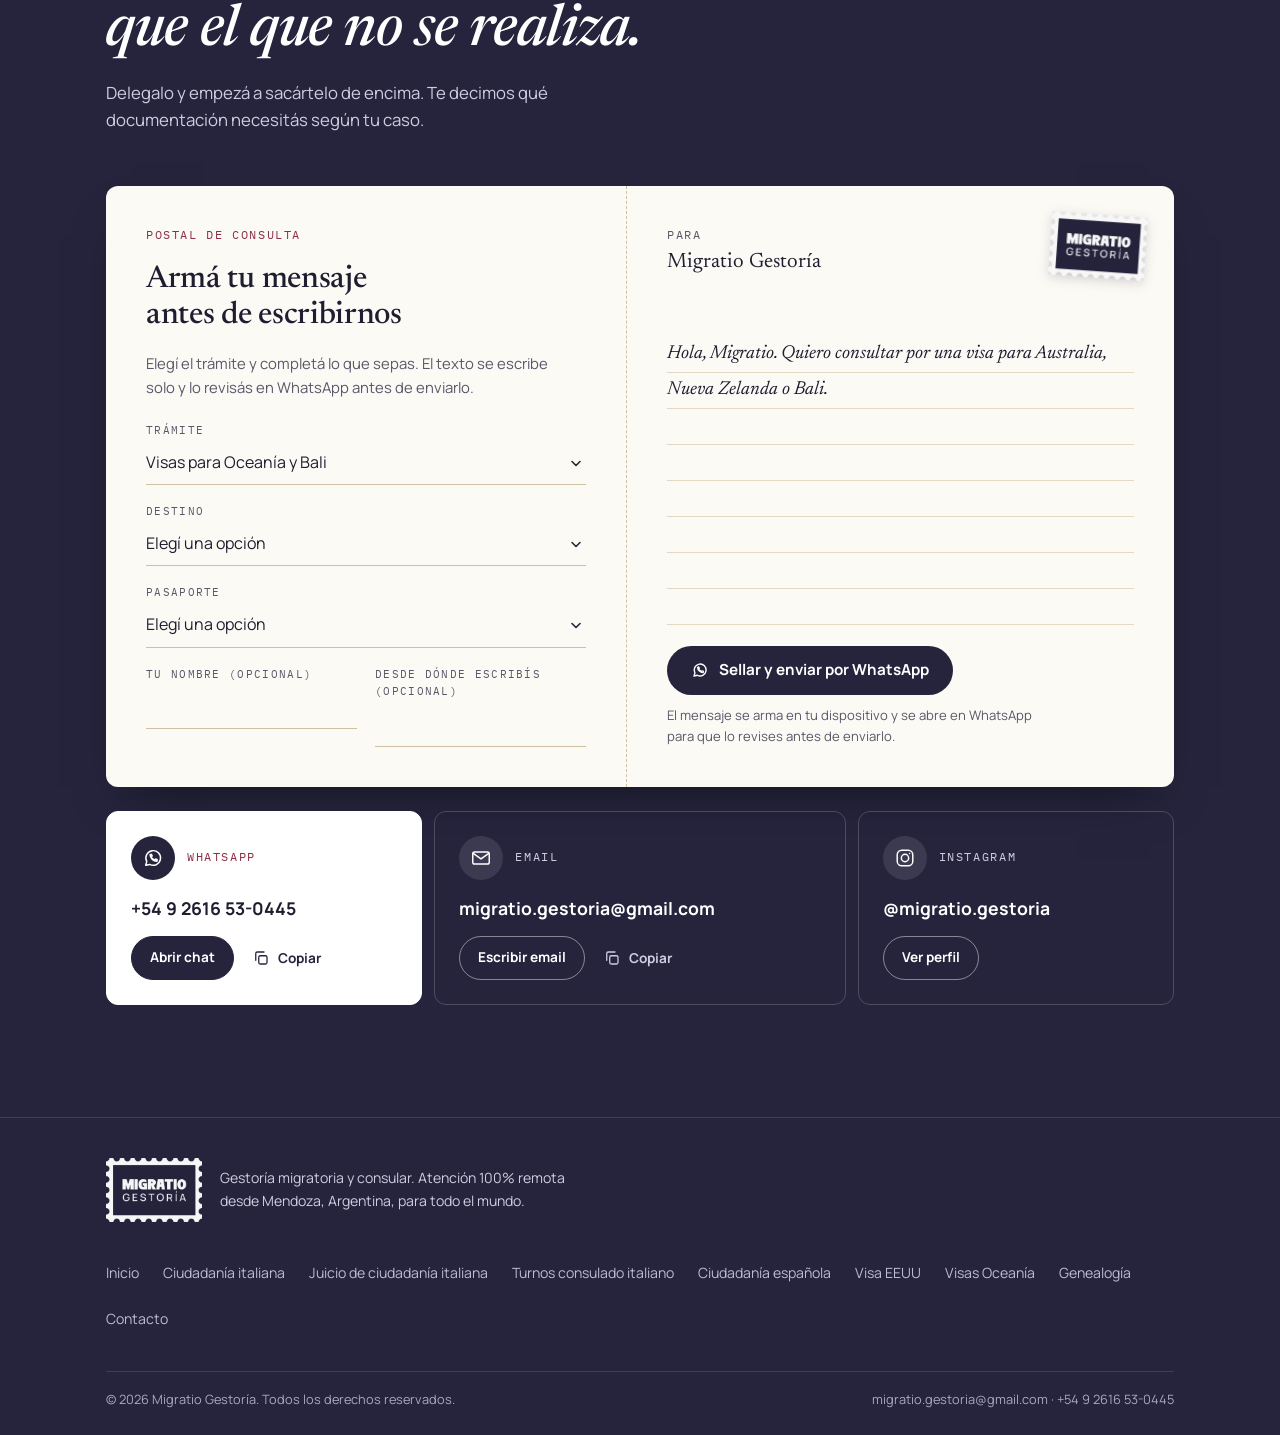
<file: visas-oceania/index.html>
<!doctype html>
<html lang="es">
<head>
<meta charset="utf-8">
<meta name="viewport" content="width=device-width, initial-scale=1, viewport-fit=cover">
<meta name="format-detection" content="telephone=no">
<title>Visas para Australia, Nueva Zelanda y Bali desde Argentina · Migratio Gestoría</title>
<meta name="description" content="Gestionamos visas para Australia, Nueva Zelanda y Bali: turismo, tránsito, Working Holiday y visa de estudiante, con pasaporte argentino, italiano o español.">
<meta name="theme-color" content="#efe6d3">
<link rel="icon" href="../favicon.ico?v=2" sizes="any">
<link rel="icon" type="image/png" sizes="32x32" href="../favicon-32.png?v=2">
<link rel="icon" type="image/png" sizes="16x16" href="../favicon-16.png?v=2">
<link rel="apple-touch-icon" href="../apple-touch-icon.png?v=2">
<link rel="canonical" href="https://migratiogestoria.com/visas-oceania/">
<meta property="og:type" content="website">
<meta property="og:locale" content="es_AR">
<meta property="og:site_name" content="Migratio Gestoría">
<meta property="og:title" content="Visas para Australia, Nueva Zelanda y Bali: turismo, Working Holiday y estudio">
<meta property="og:description" content="Gestionamos visas para Australia, Nueva Zelanda y Bali: turismo, tránsito, Working Holiday y visa de estudiante, con pasaporte argentino, italiano o español.">
<meta property="og:url" content="https://migratiogestoria.com/visas-oceania/">
<meta property="og:image" content="https://migratiogestoria.com/og-migratio.jpg">
<meta name="twitter:card" content="summary_large_image">
<script type="application/ld+json">
[
 {
  "@context": "https://schema.org",
  "@type": "BreadcrumbList",
  "itemListElement": [
   {
    "@type": "ListItem",
    "position": 1,
    "name": "Inicio",
    "item": "https://migratiogestoria.com/"
   },
   {
    "@type": "ListItem",
    "position": 2,
    "name": "Visas para Oceanía",
    "item": "https://migratiogestoria.com/visas-oceania/"
   }
  ]
 },
 {
  "@context": "https://schema.org",
  "@type": "Service",
  "name": "Gestión de visas para Australia, Nueva Zelanda e Indonesia",
  "serviceType": "Gestión de visas para Australia, Nueva Zelanda e Indonesia",
  "areaServed": "Worldwide",
  "url": "https://migratiogestoria.com/visas-oceania/",
  "provider": {
   "@type": "ProfessionalService",
   "name": "Migratio Gestoría",
   "url": "https://migratiogestoria.com/",
   "telephone": "+5492616530445",
   "email": "migratio.gestoria@gmail.com"
  }
 },
 {
  "@context": "https://schema.org",
  "@type": "FAQPage",
  "mainEntity": [
   {
    "@type": "Question",
    "name": "¿Necesito visa para viajar a Australia como turista con pasaporte argentino?",
    "acceptedAnswer": {
     "@type": "Answer",
     "text": "Sí. Se tramita online la visa de turista, acreditando arraigo en Argentina y fondos para el viaje. El oficial define una estadía de 3, 6 o 12 meses. Con pasaporte europeo alcanza con el eVisitor."
    }
   },
   {
    "@type": "Question",
    "name": "¿Y para Nueva Zelanda?",
    "acceptedAnswer": {
     "@type": "Answer",
     "text": "Con pasaporte argentino, italiano o español no hace falta visa: antes de viajar se tramita la NZeTA, y la visa de visitante se otorga al llegar, para estadías de hasta 3 meses por ingreso."
    }
   },
   {
    "@type": "Question",
    "name": "¿Qué necesito para viajar a Bali?",
    "acceptedAnswer": {
     "@type": "Answer",
     "text": "La visa electrónica (e-VoA), el pago de la tasa turística de Bali y la tarjeta de arribo digital. La e-VoA permite 30 días de estadía y se puede extender una vez, por 30 días más, desde Indonesia."
    }
   },
   {
    "@type": "Question",
    "name": "Tengo más de un pasaporte, ¿con cuál me conviene viajar?",
    "acceptedAnswer": {
     "@type": "Answer",
     "text": "Para turismo en Australia, el europeo: con el eVisitor no hace falta acreditar arraigo. Para la Working Holiday en Australia, el italiano: no pide inglés ni estudios y admite hasta 35 años. En Nueva Zelanda, el italiano no tiene cupo hasta los 30 años; entre 31 y 35, corresponde el argentino."
    }
   },
   {
    "@type": "Question",
    "name": "¿Cuándo abren los cupos de la Working Holiday?",
    "acceptedAnswer": {
     "@type": "Answer",
     "text": "En Australia, cada 2 de julio: 3.400 cupos para Argentina y 3.400 para España. En Nueva Zelanda, una vez por año, en la fecha que anuncia Immigration New Zealand, y los 1.000 cupos argentinos se agotan en minutos. Preparamos todo antes de la apertura."
    }
   },
   {
    "@type": "Question",
    "name": "¿Qué certificado de inglés sirve para Australia?",
    "acceptedAnswer": {
     "@type": "Answer",
     "text": "Un examen aprobado, como IELTS o PTE, con nivel de inglés funcional y rendido dentro de los 12 meses previos a la solicitud. Nueva Zelanda no lo exige."
    }
   },
   {
    "@type": "Question",
    "name": "¿Necesito visa para hacer escala?",
    "acceptedAnswer": {
     "@type": "Answer",
     "text": "En Auckland, sí: la NZeTA de tránsito, para escalas de hasta 24 horas. En Australia, con pasaporte argentino, italiano o español no hace falta si la conexión sale dentro de las 8 horas y no salís de la zona de tránsito; si no, visa de tránsito, por hasta 72 horas."
    }
   }
  ]
 }
]
</script>
<link rel="preconnect" href="https://fonts.googleapis.com">
<link rel="preconnect" href="https://fonts.gstatic.com" crossorigin>
<link href="https://fonts.googleapis.com/css2?family=Newsreader:ital,opsz,wght@0,6..72,400;0,6..72,500;1,6..72,400;1,6..72,500&family=Manrope:wght@400;500;600;700;800&family=IBM+Plex+Mono:wght@500&display=swap" rel="stylesheet">
<link rel="stylesheet" href="../site.css">
<!-- Google Analytics (GA4) -->
<script async src="https://www.googletagmanager.com/gtag/js?id=G-LXLH3B2WEY"></script>
<script>
  window.dataLayer = window.dataLayer || [];
  function gtag(){dataLayer.push(arguments);}
  gtag('js', new Date());
  gtag('config', 'G-LXLH3B2WEY');
  // Clics de contacto: WhatsApp es la conversión del sitio.
  document.addEventListener('click', function (e) {
    var a = e.target.closest && e.target.closest('a[href]');
    if (!a) return;
    var href = a.getAttribute('href') || '';
    var evento = /wa\.me|api\.whatsapp\.com/.test(href) ? 'whatsapp_click'
               : href.indexOf('mailto:') === 0 ? 'email_click' : null;
    if (!evento) return;
    var sec = a.closest('section[id], header, footer, nav') || a.closest('[id]') || a.closest('section, div[class]');
    gtag('event', evento, {
      link_text: (a.textContent || a.getAttribute('aria-label') || '').trim().slice(0, 60),
      link_id: a.id || '',
      seccion: sec ? (sec.id || (sec.className || '').toString().split(' ')[0] || sec.tagName.toLowerCase()) : ''
    });
  }, true);
</script>
</head>
<body>
<svg style="display:none" aria-hidden="true">
  <symbol id="ic-passport" viewBox="0 0 24 24"><rect x="4" y="3" width="16" height="18" rx="2"/><circle cx="12" cy="9" r="2.3"/><path d="M8 14h8M8 17h8"/></symbol>
  <symbol id="ic-search" viewBox="0 0 24 24"><circle cx="10" cy="10" r="6.5"/><path d="M15 15l5.5 5.5"/></symbol>
  <symbol id="ic-doc" viewBox="0 0 24 24"><path d="M6 3h8l4 4v14a1 1 0 0 1-1 1H6a1 1 0 0 1-1-1V4a1 1 0 0 1 1-1z"/><path d="M14 3v4h4"/><path d="M8 13h8M8 16.5h8"/></symbol>
  <symbol id="ic-stamp" viewBox="0 0 24 24"><circle cx="12" cy="9" r="5.5"/><path d="M9.5 9l1.8 1.8L14.8 7"/><path d="M8.5 19l1-4.5M15.5 19l-1-4.5"/></symbol>
  <symbol id="ic-scale" viewBox="0 0 24 24"><path d="M12 3v3"/><path d="M4 6h16"/><path d="M6 6l-3 6a3 3 0 0 0 6 0l-3-6z"/><path d="M18 6l-3 6a3 3 0 0 0 6 0l-3-6z"/><path d="M12 9v10M8 21h8"/></symbol>
  <symbol id="ic-home" viewBox="0 0 24 24"><path d="M4 11.5L12 4l8 7.5"/><path d="M6 10v9a1 1 0 0 0 1 1h10a1 1 0 0 0 1-1v-9"/><path d="M10 20v-5h4v5"/></symbol>
  <symbol id="ic-globe" viewBox="0 0 24 24"><circle cx="12" cy="12" r="8.5"/><path d="M3.5 12h17M12 3.5c2.8 2.6 2.8 14.4 0 17M12 3.5c-2.8 2.6-2.8 14.4 0 17"/></symbol>
  <symbol id="ic-shield" viewBox="0 0 24 24"><path d="M12 3l7 3v6c0 4.5-3 7.5-7 9-4-1.5-7-4.5-7-9V6l7-3z"/><path d="M9 12l2 2 4-4.5"/></symbol>
  <symbol id="ic-plane" viewBox="0 0 24 24"><path d="M21 3L3 10.5l6.5 2.5L12 20l3-6 6-11z"/></symbol>
  <symbol id="ic-briefcase" viewBox="0 0 24 24"><rect x="3" y="8" width="18" height="11" rx="1.5"/><path d="M8 8V6a2 2 0 0 1 2-2h4a2 2 0 0 1 2 2v2"/><path d="M3 13h18"/></symbol>
  <symbol id="ic-rings" viewBox="0 0 24 24"><circle cx="9" cy="13" r="4"/><circle cx="15" cy="13" r="4"/></symbol>
  <symbol id="ic-chat" viewBox="0 0 24 24"><path d="M4 5h16v11H8l-4 4V5z"/><path d="M8 9h8M8 12.5h5"/></symbol>
  <symbol id="ic-calendar" viewBox="0 0 24 24"><rect x="3.5" y="5" width="17" height="15" rx="2"/><path d="M3.5 9.5h17M8 3v4M16 3v4"/><path d="M8.5 14l1.8 1.8L14 12"/></symbol>
  <symbol id="ic-clock" viewBox="0 0 24 24"><circle cx="12" cy="12" r="8.5"/><path d="M12 7v5l3.5 2"/></symbol>
  <symbol id="ic-alert" viewBox="0 0 24 24"><path d="M12 3.5l9 16H3l9-16z"/><path d="M12 10v4.5M12 17.2v.1"/></symbol>
  <symbol id="ic-arrow" viewBox="0 0 24 24"><path d="M5 12h14M13 6l6 6-6 6"/></symbol>
  <symbol id="ic-mail" viewBox="0 0 24 24"><rect x="3" y="5.5" width="18" height="13" rx="2"/><path d="M3.5 7l8.5 6 8.5-6"/></symbol>
  <symbol id="ic-ig" viewBox="0 0 24 24"><rect x="3.5" y="3.5" width="17" height="17" rx="5"/><circle cx="12" cy="12" r="4"/><path d="M17 7h.01"/></symbol>
  <symbol id="ic-copy" viewBox="0 0 24 24"><rect x="9" y="9" width="11" height="11" rx="2"/><path d="M5 15V6a2 2 0 0 1 2-2h9"/></symbol>
  <symbol id="ic-check" viewBox="0 0 24 24"><path d="M5 12.5l4.5 4.5L19 7.5"/></symbol>
  <symbol id="ic-wa" viewBox="0 0 24 24"><path d="M4 20l1.2-4.2A8 8 0 1 1 8.4 19z"/><path d="M9.2 8.6c.3 2.4 2 4.6 4.6 5.6l1-1.1 1.8.8-.4 1.6c-3.6.2-7.2-3.2-7.4-7l1.5-.5.8 1.8z"/></symbol>
</svg>

<a class="skip" href="#top">Saltar al contenido</a>

<header class="site">
  <div class="wrap nav-row">
    <a href="../" class="brand" aria-label="Migratio Gestoría, inicio"><img src="../logo-v3.png" alt="Migratio Gestoría"></a>
    <nav class="links" aria-label="Secciones">
      <div class="dd">
        <button class="dd-btn" type="button" aria-expanded="false" aria-controls="dd-italia">Italia<svg class="dd-chev" viewBox="0 0 12 12" aria-hidden="true"><path d="M2.5 4.5L6 8l3.5-3.5"/></svg></button>
        <div class="dd-menu" id="dd-italia">
          <a href="../ciudadania-italiana/"><b>Ciudadanía italiana</b><span>Por descendencia, vía consular</span></a>
          <a href="../juicio-ciudadania-italiana/"><b>Juicio de ciudadanía</b><span>Vía judicial ante tribunales italianos</span></a>
          <a href="../turnos-consulado-italiano/"><b>Turnos en el consulado</b><span>Pasaporte, CIE, ciudadanía e hijos menores</span></a>
          <a href="../solicitud-turno/"><b>Solicitar turno en línea</b><span>Cargá tus datos y te contactamos</span></a>
        </div>
      </div>
      <a href="../ciudadania-espanola/">España</a>
      <div class="dd">
        <button class="dd-btn" type="button" aria-expanded="false" aria-controls="dd-visas">Visas<svg class="dd-chev" viewBox="0 0 12 12" aria-hidden="true"><path d="M2.5 4.5L6 8l3.5-3.5"/></svg></button>
        <div class="dd-menu" id="dd-visas">
          <a href="../visa-estados-unidos/"><b>Estados Unidos</b><span>Visa de turista y formulario DS-160</span></a>
          <a href="../visas-oceania/"><b>Australia, Nueva Zelanda y Bali</b><span>Turismo, Working Holiday y estudio</span></a>
        </div>
      </div>
      <a href="../#genealogia">Genealogía</a>
      <a href="../#tramites">Todos los trámites</a>
    </nav>
    <div class="nav-actions">
      <a class="btn btn-primary nav-cta" href="#contacto">Contacto</a>
      <button class="menu-btn" id="menu-btn" aria-expanded="false" aria-controls="mnav" aria-label="Abrir menú">
        <svg viewBox="0 0 24 24" aria-hidden="true"><path d="M4 7h16M4 12h16M4 17h16"/></svg>
      </button>
    </div>
  </div>
  <nav class="mnav" id="mnav" aria-label="Secciones" hidden>
    <div class="wrap">
      <a href="../">Inicio</a>
      <span class="mnav-h mono">Italia</span>
      <a class="sub" href="../ciudadania-italiana/">Ciudadanía italiana</a>
      <a class="sub" href="../juicio-ciudadania-italiana/">Juicio de ciudadanía</a>
      <a class="sub" href="../turnos-consulado-italiano/">Turnos en el consulado</a>
      <a class="sub" href="../solicitud-turno/">Solicitar turno en línea</a>
      <span class="mnav-h mono">España</span>
      <a class="sub" href="../ciudadania-espanola/">Ciudadanía española</a>
      <span class="mnav-h mono">Visas</span>
      <a class="sub" href="../visa-estados-unidos/">Estados Unidos</a>
      <a class="sub" href="../visas-oceania/">Australia, Nueva Zelanda y Bali</a>
      <span class="mnav-h mono">Más</span>
      <a class="sub" href="../#genealogia">Genealogía</a>
      <a class="sub" href="../#tramites">Todos los trámites</a>
      <a class="sub" href="../#proceso">Cómo trabajamos</a>
      <a class="sub" href="../#faq">Preguntas frecuentes</a>
      <a href="#contacto">Contacto</a>
    </div>
  </nav>
</header>

<main id="top">
  <section class="page-hero">
    <div class="wrap">
      <div>
        <nav class="crumbs" aria-label="Ruta"><a href="../">Inicio</a><span aria-hidden="true">›</span><span>Visas para Oceanía</span></nav>
        <span class="mono kicker">Oceanía</span>
        <h1>Visas para Australia, Nueva Zelanda y Bali</h1>
        <p class="lead">Turismo, escalas, Working Holiday o estudio: los requisitos cambian según el destino y tu pasaporte. Te decimos qué visa te corresponde y la gestionamos de principio a fin.</p>
        <div class="page-cta">
          <a class="btn btn-primary" href="https://wa.me/5492616530445" target="_blank" rel="noopener"><svg aria-hidden="true"><use href="#ic-wa"/></svg>Consultar por mi viaje</a>
          <a class="btn btn-outline" href="#australia">Ver opciones</a>
        </div>
      </div>
      <div class="hero-flags"><img src="../stamp-indonesia.svg" alt=""><img src="../stamp-nz.svg" alt=""><img src="../stamp-australia.svg" alt=""></div>
    </div>
  </section>

  <div class="destinos">
    <div class="wrap">
      <span class="mono">Destinos</span>
      <div class="dest-list">
        <a class="dest" href="#australia"><img src="../stamp-australia.svg" alt="">Australia</a>
        <a class="dest" href="#nueva-zelanda"><img src="../stamp-nz.svg" alt="">Nueva Zelanda</a>
        <a class="dest" href="#bali"><img src="../stamp-indonesia.svg" alt="">Bali, Indonesia</a>
      </div>
    </div>
  </div>

  <section id="australia" class="block">
    <div class="wrap">
      <div class="head">
        <h2 class="country"><img src="../stamp-australia.svg" alt="">Australia</h2>
        <p>Acá el pasaporte cambia mucho el trámite: con uno europeo es simple; con el argentino hay que acreditar arraigo, inglés o estudios, según la visa.</p>
      </div>
      <div class="opt-grid">
        <article class="opt">
          <div class="opt-head"><svg class="ico" aria-hidden="true"><use href="#ic-plane"/></svg><div><span class="mono">Escala</span><h3>Tránsito</h3></div></div>
          <dl class="pp"><div class="all"><dt><span class="pp-flags"><img src="../stamp-argentina.svg" alt=""><img src="../stamp-italia.svg" alt=""><img src="../stamp-espana-v3.png" alt=""></span>Los tres</dt><dd>Sin visa, si la conexión sale dentro de las 8 horas y no salís de la zona de tránsito. Si no, visa de tránsito, por hasta 72 horas.</dd></div></dl>
        </article>
        <article class="opt">
          <div class="opt-head"><svg class="ico" aria-hidden="true"><use href="#ic-passport"/></svg><div><span class="mono">Turismo o negocios</span><h3>Viajes cortos</h3></div></div>
          <dl class="pp"><div><dt><img src="../stamp-argentina.svg" alt="">Argentino</dt><dd>Visa de turista. Se acreditan arraigo (trabajo, propiedades o estudios) y fondos; el oficial define 3, 6 o 12 meses de estadía.</dd></div><div><dt><img src="../stamp-italia.svg" alt="">Italiano</dt><dd>eVisitor. Vale un año, con ingresos de hasta 3 meses cada uno. Requisitos mínimos.</dd></div><div><dt><img src="../stamp-espana-v3.png" alt="">Español</dt><dd>eVisitor, con las mismas condiciones que el pasaporte italiano.</dd></div></dl>
        </article>
        <article class="opt">
          <div class="opt-head"><svg class="ico" aria-hidden="true"><use href="#ic-briefcase"/></svg><div><span class="mono">Trabajar un año</span><h3>Working Holiday</h3></div></div>
          <p class="opt-note">Con trabajo en zonas regionales, se extiende a un segundo y un tercer año.</p>
          <dl class="pp"><div><dt><img src="../stamp-argentina.svg" alt="">Argentino</dt><dd>Work and Holiday, de 18 a 30 años. Certificado de inglés, dos años de estudios universitarios y 3.400 cupos que abren cada 2 de julio.</dd></div><div><dt><img src="../stamp-italia.svg" alt="">Italiano</dt><dd>Working Holiday, de 18 a 35 años. Sin inglés, sin estudios universitarios y sin cupo anual.</dd></div><div><dt><img src="../stamp-espana-v3.png" alt="">Español</dt><dd>Work and Holiday, de 18 a 30 años. Mismos requisitos que el pasaporte argentino, con 3.400 cupos propios.</dd></div></dl>
        </article>
        <article class="opt">
          <div class="opt-head"><svg class="ico" aria-hidden="true"><use href="#ic-doc"/></svg><div><span class="mono">Estudiar</span><h3>Visa de estudiante</h3></div></div>
          <dl class="pp"><div class="all"><dt><span class="pp-flags"><img src="../stamp-argentina.svg" alt=""><img src="../stamp-italia.svg" alt=""><img src="../stamp-espana-v3.png" alt=""></span>Los tres</dt><dd>Inglés o carreras técnicas, con trabajo a tiempo parcial durante las clases. La opción si superás la edad o no cumplís los requisitos de la Working Holiday.</dd></div></dl>
        </article>
      </div>
    </div>
  </section>

  <section id="nueva-zelanda" class="block alt">
    <div class="wrap">
      <div class="head">
        <h2 class="country"><img src="../stamp-nz.svg" alt="">Nueva Zelanda</h2>
        <p>Argentina, Italia y España están exentos de visa: para viajes cortos alcanza con la autorización electrónica NZeTA.</p>
      </div>
      <div class="opt-grid">
        <article class="opt">
          <div class="opt-head"><svg class="ico" aria-hidden="true"><use href="#ic-plane"/></svg><div><span class="mono">Escala</span><h3>NZeTA de tránsito</h3></div></div>
          <dl class="pp"><div class="all"><dt><span class="pp-flags"><img src="../stamp-argentina.svg" alt=""><img src="../stamp-italia.svg" alt=""><img src="../stamp-espana-v3.png" alt=""></span>Los tres</dt><dd>Escala en el aeropuerto de Auckland de hasta 24 horas, sin salir de la zona de tránsito.</dd></div></dl>
        </article>
        <article class="opt">
          <div class="opt-head"><svg class="ico" aria-hidden="true"><use href="#ic-passport"/></svg><div><span class="mono">Turismo o negocios</span><h3>NZeTA de visitante</h3></div></div>
          <dl class="pp"><div class="all"><dt><span class="pp-flags"><img src="../stamp-argentina.svg" alt=""><img src="../stamp-italia.svg" alt=""><img src="../stamp-espana-v3.png" alt=""></span>Los tres</dt><dd>Vale 2 años, con ingresos de hasta 3 meses cada uno. La visa de visitante se otorga al llegar, en la frontera.</dd></div></dl>
        </article>
        <article class="opt">
          <div class="opt-head"><svg class="ico" aria-hidden="true"><use href="#ic-briefcase"/></svg><div><span class="mono">Trabajar un año</span><h3>Working Holiday</h3></div></div>
          <p class="opt-note">Sin examen de inglés ni estudios universitarios, con cualquiera de los tres pasaportes.</p>
          <dl class="pp"><div><dt><img src="../stamp-argentina.svg" alt="">Argentino</dt><dd>De 18 a 35 años. 1.000 cupos por año, que se agotan en minutos.</dd></div><div><dt><img src="../stamp-italia.svg" alt="">Italiano</dt><dd>De 18 a 30 años, sin cupo anual. Hasta 3 meses con un mismo empleador.</dd></div><div><dt><img src="../stamp-espana-v3.png" alt="">Español</dt><dd>De 18 a 30 años. 2.000 cupos por año.</dd></div></dl>
        </article>
        <article class="opt">
          <div class="opt-head"><svg class="ico" aria-hidden="true"><use href="#ic-doc"/></svg><div><span class="mono">Estudiar</span><h3>Visa de estudiante</h3></div></div>
          <dl class="pp"><div class="all"><dt><span class="pp-flags"><img src="../stamp-argentina.svg" alt=""><img src="../stamp-italia.svg" alt=""><img src="../stamp-espana-v3.png" alt=""></span>Los tres</dt><dd>Inglés, certificaciones o carreras, con trabajo a tiempo parcial. Se puede pedir desde Nueva Zelanda, por ejemplo al terminar una Working Holiday.</dd></div></dl>
        </article>
      </div>
    </div>
  </section>

  <section id="bali" class="block">
    <div class="wrap split">
      <div class="head" style="margin-bottom:0">
        <h2 class="country"><img src="../stamp-indonesia.svg" alt="">Bali, Indonesia</h2>
        <p>Mismo trámite con pasaporte argentino, italiano o español: todo se resuelve online antes de viajar, y nos ocupamos de las tres gestiones.</p>
      </div>
      <ul class="check-list">
        <li><svg class="ico" aria-hidden="true"><use href="#ic-passport"/></svg><span><b>Visa electrónica (e-VoA).</b> Un ingreso, con estadía de hasta 30 días. Hay que usarla dentro de los 90 días desde su emisión.</span></li>
        <li><svg class="ico" aria-hidden="true"><use href="#ic-shield"/></svg><span><b>Tasa turística de Bali.</b> Obligatoria para cada visitante extranjero.</span></li>
        <li><svg class="ico" aria-hidden="true"><use href="#ic-doc"/></svg><span><b>Tarjeta de arribo digital.</b> Incluye la declaración aduanera y se completa en los días previos al viaje.</span></li>
      </ul>
    </div>
  </section>

  <section class="block alt">
    <div class="wrap">
      <div class="head">
        <span class="mono kicker">Cómo trabajamos</span>
        <h2>De la consulta a la aprobación</h2>
      </div>
      <ol class="steps">
        <li class="step"><span class="num">01</span><h3>Consulta</h3><p>Según tu pasaporte, tu edad y tu plan, definimos qué visa te corresponde.</p></li>
        <li class="step"><span class="num">02</span><h3>Documentación</h3><p>Te indicamos qué reunir: fondos, arraigo, certificado de inglés o estudios, según la visa.</p></li>
        <li class="step"><span class="num">03</span><h3>Solicitud</h3><p>Cargamos la solicitud ante el organismo de cada país y coordinamos el pago de los aranceles.</p></li>
        <li class="step"><span class="num">04</span><h3>Seguimiento</h3><p>Te acompañamos hasta la aprobación y te explicamos las condiciones de tu visa.</p></li>
      </ol>
    </div>
  </section>

  <section id="faq" class="block faq">
    <div class="wrap">
      <div class="head">
        <span class="mono kicker">Preguntas frecuentes</span>
        <h2>Dudas frecuentes sobre Oceanía y Bali</h2>
      </div>
      <div class="faq-list">
        <details>
          <summary>¿Necesito visa para viajar a Australia como turista con pasaporte argentino?<span class="pm" aria-hidden="true"><svg viewBox="0 0 12 12"><path d="M6 1v10M1 6h10"/></svg></span></summary>
          <p>Sí. Se tramita online la visa de turista, acreditando arraigo en Argentina y fondos para el viaje. El oficial define una estadía de 3, 6 o 12 meses. Con pasaporte europeo alcanza con el eVisitor.</p>
        </details>
        <details>
          <summary>¿Y para Nueva Zelanda?<span class="pm" aria-hidden="true"><svg viewBox="0 0 12 12"><path d="M6 1v10M1 6h10"/></svg></span></summary>
          <p>Con pasaporte argentino, italiano o español no hace falta visa: antes de viajar se tramita la NZeTA, y la visa de visitante se otorga al llegar, para estadías de hasta 3 meses por ingreso.</p>
        </details>
        <details>
          <summary>¿Qué necesito para viajar a Bali?<span class="pm" aria-hidden="true"><svg viewBox="0 0 12 12"><path d="M6 1v10M1 6h10"/></svg></span></summary>
          <p>La visa electrónica (e-VoA), el pago de la tasa turística de Bali y la tarjeta de arribo digital. La e-VoA permite 30 días de estadía y se puede extender una vez, por 30 días más, desde Indonesia.</p>
        </details>
        <details>
          <summary>Tengo más de un pasaporte, ¿con cuál me conviene viajar?<span class="pm" aria-hidden="true"><svg viewBox="0 0 12 12"><path d="M6 1v10M1 6h10"/></svg></span></summary>
          <p>Para turismo en Australia, el europeo: con el eVisitor no hace falta acreditar arraigo. Para la Working Holiday en Australia, el italiano: no pide inglés ni estudios y admite hasta 35 años. En Nueva Zelanda, el italiano no tiene cupo hasta los 30 años; entre 31 y 35, corresponde el argentino.</p>
        </details>
        <details>
          <summary>¿Cuándo abren los cupos de la Working Holiday?<span class="pm" aria-hidden="true"><svg viewBox="0 0 12 12"><path d="M6 1v10M1 6h10"/></svg></span></summary>
          <p>En Australia, cada 2 de julio: 3.400 cupos para Argentina y 3.400 para España. En Nueva Zelanda, una vez por año, en la fecha que anuncia Immigration New Zealand, y los 1.000 cupos argentinos se agotan en minutos. Preparamos todo antes de la apertura.</p>
        </details>
        <details>
          <summary>¿Qué certificado de inglés sirve para Australia?<span class="pm" aria-hidden="true"><svg viewBox="0 0 12 12"><path d="M6 1v10M1 6h10"/></svg></span></summary>
          <p>Un examen aprobado, como IELTS o PTE, con nivel de inglés funcional y rendido dentro de los 12 meses previos a la solicitud. Nueva Zelanda no lo exige.</p>
        </details>
        <details>
          <summary>¿Necesito visa para hacer escala?<span class="pm" aria-hidden="true"><svg viewBox="0 0 12 12"><path d="M6 1v10M1 6h10"/></svg></span></summary>
          <p>En Auckland, sí: la NZeTA de tránsito, para escalas de hasta 24 horas. En Australia, con pasaporte argentino, italiano o español no hace falta si la conexión sale dentro de las 8 horas y no salís de la zona de tránsito; si no, visa de tránsito, por hasta 72 horas.</p>
        </details>
      </div>
    </div>
  </section>

  <section id="contacto" class="block contacto">
    <div class="wrap">
      <div class="head">
        <span class="mono kicker">Contacto</span>
        <h2 class="slogan-line">No hay peor trámite que el que no se realiza.</h2>
        <p>Delegalo y empezá a sacártelo de encima. Te decimos qué documentación necesitás según tu caso.</p>
      </div>
      <div class="postal" id="postal">
        <div class="pc-form">
          <span class="mono">Postal de consulta</span>
          <h3>Armá tu mensaje antes de escribirnos</h3>
          <p>Elegí el trámite y completá lo que sepas. El texto se escribe solo y lo revisás en WhatsApp antes de enviarlo.</p>
          <label class="pf"><span>Trámite</span>
            <select id="pc-tramite">
              <option value="">Elegí un trámite</option>
              <option value="italiana">Ciudadanía italiana</option>
              <option value="juicio">Juicio de ciudadanía italiana</option>
              <option value="espanola">Ciudadanía española</option>
              <option value="argentina">Ciudadanía argentina</option>
              <option value="eeuu">Visa para Estados Unidos</option>
              <option value="oceania">Visas para Oceanía y Bali</option>
              <option value="documentos">Actas, apostillas o traducciones</option>
              <option value="otro">Otro trámite</option>
            </select>
          </label>
          <div class="pc-extra" id="pc-extra"></div>
          <div class="pc-row">
            <label class="pf"><span>Tu nombre (opcional)</span><input id="pc-nombre" type="text" maxlength="60" autocomplete="given-name"></label>
            <label class="pf"><span>Desde dónde escribís (opcional)</span><input id="pc-lugar" type="text" maxlength="60" autocomplete="address-level2"></label>
          </div>
        </div>
        <div class="pc-card">
          <img class="pc-stamp" src="../logo-v3.png" alt="" width="96" height="64">
          <svg class="pc-mark" viewBox="6 6 108 108" aria-hidden="true">
            <defs><path id="pc-ring" d="M60,60 m-39,0 a39,39 0 1,1 78,0 a39,39 0 1,1 -78,0"/></defs>
            <circle cx="60" cy="60" r="48" fill="none" stroke="#8c2f45" stroke-width="2"/>
            <circle cx="60" cy="60" r="31" fill="none" stroke="#8c2f45" stroke-width="1.2"/>
            <text font-family="IBM Plex Mono, monospace" font-size="9.5" letter-spacing="2.4" fill="#8c2f45"><textPath href="#pc-ring">MIGRATIO · CONSULTA · MENDOZA ·</textPath></text>
            <text x="60" y="57" text-anchor="middle" font-family="IBM Plex Mono, monospace" font-size="8" letter-spacing="1" fill="#8c2f45">ENVIADO</text>
            <text id="pc-date" x="60" y="70" text-anchor="middle" font-family="IBM Plex Mono, monospace" font-size="7.5" letter-spacing=".6" fill="#8c2f45"></text>
          </svg>
          <div class="pc-to"><span class="mono">Para</span><span>Migratio Gestoría</span></div>
          <p class="pc-text" id="pc-text">Hola, Migratio. Quiero hacer una consulta.</p>
          <div class="pc-send">
            <a class="btn btn-primary" id="pc-send" href="https://wa.me/5492616530445" target="_blank" rel="noopener"><svg aria-hidden="true"><use href="#ic-wa"/></svg>Sellar y enviar por WhatsApp</a>
            <p class="pc-note">El mensaje se arma en tu dispositivo y se abre en WhatsApp para que lo revises antes de enviarlo.</p>
          </div>
        </div>
      </div>
      <div class="contact-grid">
        <div class="contact main">
          <div class="c-top"><span class="c-ico"><svg aria-hidden="true"><use href="#ic-wa"/></svg></span><span class="mono">WhatsApp</span></div>
          <span class="value">+54 9 2616 53-0445</span>
          <div class="actions">
            <a class="chip-btn solid" href="https://wa.me/5492616530445" target="_blank" rel="noopener">Abrir chat</a>
            <button class="copy-link copy" data-copy="+54 9 2616 53-0445" data-what="Número" aria-label="Copiar número"><svg aria-hidden="true"><use href="#ic-copy"/></svg><span class="lbl">Copiar</span></button>
          </div>
          <span class="sr-only copy-status" role="status"></span>
        </div>
        <div class="contact">
          <div class="c-top"><span class="c-ico"><svg aria-hidden="true"><use href="#ic-mail"/></svg></span><span class="mono">Email</span></div>
          <span class="value">migratio.gestoria@gmail.com</span>
          <div class="actions">
            <a class="chip-btn" href="mailto:migratio.gestoria@gmail.com">Escribir email</a>
            <button class="copy-link copy" data-copy="migratio.gestoria@gmail.com" data-what="Email" aria-label="Copiar email"><svg aria-hidden="true"><use href="#ic-copy"/></svg><span class="lbl">Copiar</span></button>
          </div>
          <span class="sr-only copy-status" role="status"></span>
        </div>
        <div class="contact">
          <div class="c-top"><span class="c-ico"><svg aria-hidden="true"><use href="#ic-ig"/></svg></span><span class="mono">Instagram</span></div>
          <span class="value">@migratio.gestoria</span>
          <div class="actions">
            <a class="chip-btn" href="https://instagram.com/migratio.gestoria" target="_blank" rel="noopener">Ver perfil</a>
          </div>
        </div>
      </div>
    </div>
  </section>
</main>

<footer>
  <div class="wrap f-top">
    <div class="f-brand">
      <img src="../logo-v3.png" alt="Migratio Gestoría" width="96" height="64">
      <p>Gestoría migratoria y consular. Atención 100% remota desde Mendoza, Argentina, para todo el mundo.</p>
    </div>
    <nav class="f-links" aria-label="Pie de página">
      <a href="../">Inicio</a>
      <a href="../ciudadania-italiana/">Ciudadanía italiana</a>
      <a href="../juicio-ciudadania-italiana/">Juicio de ciudadanía italiana</a>
      <a href="../turnos-consulado-italiano/">Turnos consulado italiano</a>
      <a href="../ciudadania-espanola/">Ciudadanía española</a>
      <a href="../visa-estados-unidos/">Visa EEUU</a>
      <a href="../visas-oceania/">Visas Oceanía</a>
      <a href="../#genealogia">Genealogía</a>
      <a href="#contacto">Contacto</a>
    </nav>
  </div>
  <div class="wrap f-legal">
    <span>© <span id="year">2026</span> Migratio Gestoría. Todos los derechos reservados.</span>
    <span>migratio.gestoria@gmail.com · +54 9 2616 53-0445</span>
  </div>
</footer>

<script>
  if ('scrollRestoration' in history) history.scrollRestoration = 'manual';
  if (!location.hash) window.scrollTo({ top: 0, left: 0, behavior: 'instant' });
  document.getElementById('year').textContent = new Date().getFullYear();

  // lists enter once when they scroll into view; content stays visible without JS or with reduced motion
  if ('IntersectionObserver' in window && !matchMedia('(prefers-reduced-motion: reduce)').matches) {
    var io = new IntersectionObserver(function (entries) {
      entries.forEach(function (e) { if (e.isIntersecting) { e.target.classList.add('in'); io.unobserve(e.target); } });
    }, { rootMargin: '0px 0px -8% 0px' });
    document.querySelectorAll('.why-grid, .req-grid, .opt-grid, .steps, .contact-grid, .check-list').forEach(function (g) {
      if (g.getBoundingClientRect().top > innerHeight) { g.classList.add('reveal'); io.observe(g); }
    });
  }
  var menuBtn = document.getElementById('menu-btn');
  var mnav = document.getElementById('mnav');
  function setMenu(open) {
    mnav.hidden = !open;
    menuBtn.setAttribute('aria-expanded', open ? 'true' : 'false');
    menuBtn.setAttribute('aria-label', open ? 'Cerrar menú' : 'Abrir menú');
  }
  menuBtn.addEventListener('click', function () { setMenu(mnav.hidden); });
  mnav.querySelectorAll('a').forEach(function (a) { a.addEventListener('click', function () { setMenu(false); }); });
  document.addEventListener('keydown', function (e) { if (e.key === 'Escape' && !mnav.hidden) { setMenu(false); menuBtn.focus(); } });
  document.querySelectorAll('.copy').forEach(function (btn) {
    var lbl = btn.querySelector('.lbl'), use = btn.querySelector('use'), idle = lbl.textContent;
    var status = btn.closest('.contact').querySelector('.copy-status'), timer;
    function done(msg, ok, said) {
      lbl.textContent = msg;
      use.setAttribute('href', ok ? '#ic-check' : '#ic-copy');
      btn.classList.toggle('done', ok);
      status.textContent = said;
      clearTimeout(timer);
      timer = setTimeout(function () {
        lbl.textContent = idle; use.setAttribute('href', '#ic-copy'); btn.classList.remove('done'); status.textContent = '';
      }, 1800);
    }
    function select() {
      var r = document.createRange(); r.selectNodeContents(btn.closest('.contact').querySelector('.value'));
      var s = getSelection(); s.removeAllRanges(); s.addRange(r);
      done('Seleccionado', false, btn.getAttribute('data-what') + ' seleccionado');
    }
    btn.addEventListener('click', function () {
      try {
        navigator.clipboard.writeText(btn.getAttribute('data-copy')).then(function () {
          done('Copiado', true, btn.getAttribute('data-what') + ' copiado');
        }, select);
      } catch (e) { select(); }
    });
  });


  // postal: arma el mensaje de WhatsApp en el dispositivo
  (function () {
    var root = document.getElementById('postal'); if (!root) return;
    var WA = 'https://wa.me/5492616530445?text=';
    var F = {
      antIt: ['Tu antepasado italiano más cercano', [['Padre o madre', 'Mi antepasado italiano más cercano es mi padre o mi madre.'], ['Abuelo o abuela', 'Mi antepasado italiano más cercano es mi abuelo o mi abuela.'], ['Bisabuelo o bisabuela', 'Mi antepasado italiano más cercano es mi bisabuelo o mi bisabuela.'], ['Tatarabuelo o anterior', 'Mi antepasado italiano más cercano es un tatarabuelo o anterior.'], ['Todavía no lo sé', 'Todavía no sé en qué generación está mi antepasado italiano.']]],
      antEs: ['Tu familiar español más cercano', [['Padre o madre', 'Mi familiar español más cercano es mi padre o mi madre.'], ['Abuelo o abuela', 'Mi familiar español más cercano es mi abuelo o mi abuela.'], ['Bisabuelo o anterior', 'Mi familiar español más cercano es un bisabuelo o anterior.'], ['No tengo familiares españoles', 'No tengo familiares españoles.']]],
      actas: ['Actas', [['Tengo todas', 'Tengo todas las actas.'], ['Tengo algunas', 'Tengo algunas actas.'], ['Todavía no tengo ninguna', 'Todavía no tengo actas.'], ['No sé cuáles necesito', 'No sé qué actas necesito.']]],
      sitAr: ['Tu situación', [['Soy hijo/a de argentino/a y nací en el exterior', 'Soy hijo/a de argentino/a y nací en el exterior.'], ['Soy extranjero/a y vivo en Argentina', 'Soy extranjero/a y vivo en Argentina.'], ['Otra situación', '']]],
      eeuu: ['Tipo de trámite', [['Primera visa', 'Sería mi primera visa.'], ['Renovación', 'Quiero renovar mi visa.']]],
      cuando: ['Cuándo viajarías', [['En los próximos 3 meses', 'Viajaría en los próximos 3 meses.'], ['En 3 a 6 meses', 'Viajaría en 3 a 6 meses.'], ['En más de 6 meses', 'Viajaría en más de 6 meses.'], ['Todavía no tengo fecha', 'Todavía no tengo fecha de viaje.']]],
      destOc: ['Destino', [['Australia', 'Mi destino es Australia.'], ['Nueva Zelanda', 'Mi destino es Nueva Zelanda.'], ['Bali', 'Mi destino es Bali.']]],
      pas: ['Pasaporte', [['Argentino', 'Viajaría con pasaporte argentino.'], ['Italiano', 'Viajaría con pasaporte italiano.'], ['Español', 'Viajaría con pasaporte español.']]],
      doc: ['Qué necesitás', [['Búsqueda de actas', 'Necesito una búsqueda de actas.'], ['Rectificación de actas', 'Necesito rectificar un acta.'], ['Apostilla', 'Necesito apostillar documentos.'], ['Traducción', 'Necesito una traducción.']]],
      pais: ['País de los documentos', [['Argentina', 'Los documentos son de Argentina.'], ['Italia', 'Los documentos son de Italia.'], ['España', 'Los documentos son de España.'], ['Otro país', 'Los documentos son de otro país.']]],
      otro: ['Contanos en una línea', null]
    };
    var T = {
      italiana: ['ciudadanía italiana', ['antIt', 'actas']],
      juicio: ['un juicio de ciudadanía italiana', ['antIt', 'actas']],
      espanola: ['ciudadanía española', ['antEs', 'actas']],
      argentina: ['ciudadanía argentina', ['sitAr']],
      eeuu: ['una visa para Estados Unidos', ['eeuu', 'cuando']],
      oceania: ['una visa para Australia, Nueva Zelanda o Bali', ['destOc', 'pas']],
      documentos: ['actas, apostillas o traducciones', ['doc', 'pais']],
      otro: ['otro trámite', ['otro']]
    };
    var sel = document.getElementById('pc-tramite'), extra = document.getElementById('pc-extra');
    var nombre = document.getElementById('pc-nombre'), lugar = document.getElementById('pc-lugar');
    var text = document.getElementById('pc-text'), send = document.getElementById('pc-send');
    function clean(v) { return v.replace(/\s+/g, ' ').trim(); }
    function build() {
      extra.innerHTML = '';
      var t = T[sel.value]; if (!t) return;
      t[1].forEach(function (k) {
        var f = F[k], lab = document.createElement('label'); lab.className = 'pf';
        var sp = document.createElement('span'); sp.textContent = f[0]; lab.appendChild(sp);
        var el;
        if (f[1]) {
          el = document.createElement('select');
          el.appendChild(new Option('Elegí una opción', ''));
          f[1].forEach(function (o, i) { el.appendChild(new Option(o[0], String(i))); });
        } else { el = document.createElement('input'); el.type = 'text'; el.maxLength = 160; }
        el.setAttribute('data-f', k); el.addEventListener('input', compose); el.addEventListener('change', compose);
        lab.appendChild(el); extra.appendChild(lab);
      });
    }
    function compose() {
      var parts = ['Hola, Migratio.'], n = clean(nombre.value), l = clean(lugar.value), t = T[sel.value];
      if (n) parts.push('Soy ' + n + '.');
      parts.push(t ? 'Quiero consultar por ' + t[0] + '.' : 'Quiero hacer una consulta.');
      extra.querySelectorAll('[data-f]').forEach(function (el) {
        var f = F[el.getAttribute('data-f')];
        if (f[1]) { if (el.value !== '') { var s = f[1][+el.value][1]; if (s) parts.push(s); } }
        else { var v = clean(el.value); if (v) parts.push(/[.!?]$/.test(v) ? v : v + '.'); }
      });
      if (l) parts.push('Escribo desde ' + l + '.');
      var msg = parts.join(' ');
      text.textContent = msg;
      send.href = WA + encodeURIComponent(msg);
    }
    var map = { 'ciudadania-italiana': 'italiana', 'juicio-ciudadania-italiana': 'juicio', 'ciudadania-espanola': 'espanola', 'visa-estados-unidos': 'eeuu', 'visas-oceania': 'oceania' };
    var seg = location.pathname.split('/').filter(function (s) { return s && s !== 'index.html'; }).pop();
    if (map[seg]) sel.value = map[seg];
    sel.addEventListener('change', function () { build(); compose(); });
    [nombre, lugar].forEach(function (el) { el.addEventListener('input', compose); });
    build(); compose();
    var meses = ['ENE', 'FEB', 'MAR', 'ABR', 'MAY', 'JUN', 'JUL', 'AGO', 'SEP', 'OCT', 'NOV', 'DIC'], d = new Date();
    var md = document.getElementById('pc-date'); if (md) md.textContent = d.getDate() + ' ' + meses[d.getMonth()] + ' ' + d.getFullYear();
    send.addEventListener('click', function () { root.classList.remove('sent'); void root.offsetWidth; root.classList.add('sent'); });
  })();
</script>
<script>
(function () {
  var bs = document.querySelectorAll('.dd-btn');
  function close(x) { bs.forEach(function (b) { if (b !== x) b.setAttribute('aria-expanded', 'false'); }); }
  bs.forEach(function (b) { b.addEventListener('click', function () { close(b); b.setAttribute('aria-expanded', b.getAttribute('aria-expanded') === 'true' ? 'false' : 'true'); }); });
  document.addEventListener('click', function (e) { if (!e.target.closest('.dd')) close(); });
  document.addEventListener('keydown', function (e) { if (e.key === 'Escape') close(); });
  document.querySelectorAll('nav.links a, .mnav a').forEach(function (a) {
    if (a.hash || a.pathname === '/' || a.pathname !== location.pathname) return;
    a.setAttribute('aria-current', 'page');
    var d = a.closest('.dd'); if (d) d.classList.add('cur');
  });
})();
</script>
</body>
</html>
</file>
<file: site.css>
:root {
    color-scheme: light;
    --navy: #26243d;
    --navy-soft: #3a3860;
    --burgundy: #8c2f45;
    --teal: #295a63;
    --sand: #efe6d3;
    --sand-deep: #e5d8bd;
    --paper: #fcfaf5;
    --white: #ffffff;
    --ink: #1f1d30;
    --ink-soft: #5a5769;
    --line: #e2d8c4;
    --line-strong: #cfc1a4;

    --f-display: 'Newsreader', 'Iowan Old Style', Georgia, serif;
    --f-body: 'Manrope', 'Segoe UI', system-ui, sans-serif;
    --f-mono: 'IBM Plex Mono', ui-monospace, 'SFMono-Regular', Menlo, monospace;

    --gutter: clamp(18px, 5vw, 56px);
    --radius: 12px;
  }

  * { box-sizing: border-box; }
  html { scroll-behavior: smooth; }
  @media (prefers-reduced-motion: reduce) { html { scroll-behavior: auto; } }

  body {
    margin: 0;
    background: var(--paper);
    color: var(--ink);
    font-family: var(--f-body);
    font-size: 16px;
    line-height: 1.6;
    -webkit-font-smoothing: antialiased;
  }
  img { max-width: 100%; display: block; }
  a { color: inherit; }
  :focus-visible { outline: 3px solid var(--navy); outline-offset: 3px; border-radius: 4px; }

  h1, h2, h3 { margin: 0; text-wrap: balance; color: var(--ink); }
  h1, h2 { font-family: var(--f-display); font-weight: 500; letter-spacing: -0.015em; }
  h3 { font-family: var(--f-body); font-weight: 700; }
  p { margin: 0; }

  .wrap { max-width: 1180px; margin: 0 auto; padding-inline: var(--gutter); }

  .mono {
    font-family: var(--f-mono);
    font-size: .72rem;
    letter-spacing: .14em;
    text-transform: uppercase;
  }
  .kicker { color: var(--burgundy); margin-bottom: 14px; display: block; }

  .btn {
    display: inline-flex;
    align-items: center;
    justify-content: center;
    gap: 10px;
    min-height: 48px;
    padding: 12px 24px;
    border-radius: 999px;
    font-weight: 700;
    font-size: .95rem;
    text-decoration: none;
    cursor: pointer;
    transition: background-color .2s ease, color .2s ease, border-color .2s ease, transform .2s ease;
  }
  .btn-primary { background: var(--navy); color: var(--white); }
  .btn-primary:hover { background: var(--navy-soft); }
  .btn-outline { border: 1.5px solid var(--navy); color: var(--navy); background: transparent; }
  .btn-outline:hover { background: var(--navy); color: var(--white); }
  .btn svg { width: 18px; height: 18px; stroke: currentColor; fill: none; stroke-width: 1.8; stroke-linecap: round; stroke-linejoin: round; }

  .ico { width: 24px; height: 24px; stroke: var(--navy); fill: none; stroke-width: 1.5; stroke-linecap: round; stroke-linejoin: round; flex-shrink: 0; }

  /* ---------- header ---------- */
  header.site {
    position: sticky;
    top: env(safe-area-inset-top, 0px);
    z-index: 50;
    background: rgba(239, 230, 211, .94);
    backdrop-filter: blur(8px);
    -webkit-backdrop-filter: blur(8px);
    border-bottom: 1px solid var(--line-strong);
  }
  .nav-row { display: flex; align-items: center; justify-content: space-between; gap: 20px; padding-block: 10px; }
  .brand { display: block; flex-shrink: 0; }
  .brand img { height: 50px; width: auto; }
  nav.links { display: flex; gap: 28px; font-size: .9rem; font-weight: 600; color: var(--ink-soft); }
  nav.links a { text-decoration: none; padding-block: 8px; transition: color .2s ease; }
  nav.links a:hover { color: var(--navy); }
  .nav-cta { min-height: 44px; padding: 10px 22px; font-size: .88rem; }
  .nav-actions { display: flex; align-items: center; gap: 8px; }
  .menu-btn {
    display: none;
    width: 44px; height: 44px;
    border-radius: 50%;
    border: 1.5px solid var(--navy);
    background: transparent;
    cursor: pointer;
    place-items: center;
    padding: 0;
  }
  .menu-btn svg { width: 20px; height: 20px; stroke: var(--navy); stroke-width: 1.8; fill: none; stroke-linecap: round; }
  .menu-btn[aria-expanded="true"] { background: var(--navy); }
  .menu-btn[aria-expanded="true"] svg { stroke: var(--white); }
  .dd { position: relative; }
  .dd-btn { display: inline-flex; align-items: center; gap: 6px; padding: 8px 0; border: 0; background: none; font: inherit; color: inherit; cursor: pointer; white-space: nowrap; }
  .dd-btn:hover, .dd-btn[aria-expanded="true"], nav.links a[aria-current], .dd.cur > .dd-btn { color: var(--navy); }
  nav.links > a[aria-current], .dd.cur > .dd-btn { box-shadow: inset 0 -2px 0 var(--burgundy); }
  .dd-chev { width: 12px; height: 12px; fill: none; stroke: currentColor; stroke-width: 1.6; stroke-linecap: round; stroke-linejoin: round; transition: transform .2s ease; }
  .dd-btn[aria-expanded="true"] .dd-chev { transform: rotate(180deg); }
  .dd-menu { display: none; position: absolute; top: 100%; left: -18px; min-width: 300px; padding: 8px; background: var(--white); border: 1px solid var(--line-strong); border-radius: 12px; box-shadow: 0 14px 36px rgba(38, 36, 61, .16); z-index: 60; }
  .dd-menu::before { content: ""; position: absolute; left: 0; right: 0; top: -10px; height: 10px; }
  .dd-menu a { display: grid; gap: 2px; padding: 10px 12px; border-radius: 8px; white-space: nowrap; }
  .dd-menu a b { font-weight: 700; color: var(--ink); }
  .dd-menu a span { font-size: .8rem; font-weight: 500; color: var(--ink-soft); }
  .dd-menu a:hover, .dd-menu a[aria-current] { background: var(--sand); }
  .dd-menu a:hover b, .dd-menu a[aria-current] b { color: var(--navy); }
  .dd-btn[aria-expanded="true"] + .dd-menu { display: block; }
  @media (hover: hover) and (pointer: fine) { .dd:hover .dd-menu { display: block; } }
  .mnav-h { display: block; padding: 16px 0 4px; font-size: .72rem; letter-spacing: .08em; text-transform: uppercase; color: var(--ink-soft); }
  .mnav a.sub { padding-left: 14px; }
  .mnav a[aria-current] { color: var(--burgundy); }
  .mnav { border-top: 1px solid var(--line-strong); }
  .mnav .wrap { display: flex; flex-direction: column; padding-block: 8px 16px; }
  .mnav a { text-decoration: none; font-weight: 600; padding: 12px 0; min-height: 44px; border-bottom: 1px solid var(--line); }
  .mnav a:last-child { border-bottom: none; }
  @media (max-width: 1080px) {
    nav.links { display: none; }
    .menu-btn { display: grid; }
  }
  @media (min-width: 1081px) { .mnav { display: none !important; } }

  .skip {
    position: absolute;
    left: 16px;
    top: -60px;
    z-index: 100;
    background: var(--navy);
    color: var(--white);
    padding: 10px 16px;
    border-radius: 8px;
    font-weight: 700;
    text-decoration: none;
  }
  .skip:focus { top: 12px; }

  section[id], .panel { scroll-margin-top: 84px; }

  /* ---------- hero ---------- */
  .hero {
    background-color: var(--sand);
    background-image: repeating-radial-gradient(circle at 92% 8%, transparent 0 13px, rgba(38, 36, 61, .045) 13px 14px);
    border-bottom: 1px solid var(--line-strong);
  }
  .hero .wrap {
    display: grid;
    grid-template-columns: 1.1fr .9fr;
    gap: clamp(36px, 6vw, 80px);
    align-items: center;
    padding-block: clamp(48px, 8vw, 104px);
  }
  @media (max-width: 900px) { .hero .wrap { grid-template-columns: 1fr; } }
  .hero .kicker { color: var(--navy); }
  .hero h1 { font-size: clamp(2.5rem, 5.6vw, 4.3rem); line-height: 1.02; margin-bottom: 22px; }
  .hero h1 em { font-style: normal; color: var(--burgundy); }
  .hero .lead { font-size: 1.1rem; color: var(--ink-soft); max-width: 46ch; margin-bottom: 32px; }
  .hero-ctas { display: flex; flex-wrap: wrap; gap: 12px; }

  /* airmail envelope */
  .envelope {
    position: relative;
    padding: 12px;
    border-radius: 10px;
    background: repeating-linear-gradient(-45deg,
      var(--burgundy) 0 16px, var(--white) 16px 26px,
      var(--navy) 26px 42px, var(--white) 42px 52px);
    box-shadow: 0 30px 60px -20px rgba(38, 36, 61, .35), 0 2px 6px rgba(38, 36, 61, .08);
    transform: rotate(-2deg);
    max-width: 520px;
    width: 100%;
    justify-self: center;
  }
  .env-inner {
    position: relative;
    background: var(--white);
    border-radius: 4px;
    aspect-ratio: 1.55 / 1;
    padding: clamp(16px, 3vw, 26px);
    overflow: hidden;
  }
  .par-avion {
    position: absolute;
    top: clamp(16px, 3vw, 26px);
    left: clamp(16px, 3vw, 26px);
    border: 1.5px solid var(--navy);
    color: var(--navy);
    padding: 5px 10px;
    border-radius: 3px;
    line-height: 1.25;
    font-size: .62rem;
  }
  .par-avion span { display: block; color: var(--burgundy); }
  .env-stamp {
    position: absolute;
    top: clamp(12px, 2.4vw, 20px);
    right: clamp(12px, 2.4vw, 20px);
    width: 34%;
    transform: rotate(4deg);
    filter: drop-shadow(0 4px 8px rgba(38, 36, 61, .2));
    z-index: 1;
  }
  .postmark {
    position: absolute;
    top: 9%;
    right: 40%;
    width: 22%;
    opacity: .7;
    transform: rotate(-12deg);
    pointer-events: none;
  }
  .env-address {
    position: absolute;
    left: clamp(16px, 3vw, 26px);
    right: 30%;
    bottom: clamp(16px, 3.4vw, 30px);
    display: flex;
    flex-direction: column;
    gap: 4px;
  }
  .env-address .mono { color: var(--ink-soft); font-size: .6rem; }
  .env-to { font-family: var(--f-display); font-style: italic; font-size: clamp(1.3rem, 2.8vw, 1.9rem); line-height: 1.1; color: var(--navy); }
  .env-rule { height: 1px; background: var(--line-strong); margin-block: 4px; }
  .env-line { font-size: clamp(.72rem, 1.4vw, .86rem); color: var(--ink-soft); font-weight: 600; }

  /* ---------- destinos ---------- */
  .destinos { border-bottom: 1px solid var(--line); background: var(--paper); }
  .destinos .wrap { display: flex; align-items: center; gap: clamp(18px, 4vw, 44px); flex-wrap: wrap; padding-block: 26px; }
  .destinos .mono { color: var(--ink-soft); }
  .dest-list { display: flex; flex-wrap: wrap; gap: clamp(14px, 3vw, 32px); align-items: center; }
  .dest {
    display: flex;
    align-items: center;
    gap: 10px;
    text-decoration: none;
    font-weight: 700;
    font-size: .92rem;
    color: var(--ink);
    padding: 6px 4px;
  }
  .dest img { height: 38px; width: auto; transition: transform .25s ease; }
  @media (hover: hover) and (pointer: fine) { .dest:hover img { transform: rotate(-6deg) scale(1.06); } }
  .dest-more { color: var(--ink-soft); font-weight: 600; }

  /* ---------- section shell ---------- */
  section.block { padding-block: clamp(64px, 9vw, 112px); }
  .head { max-width: 640px; margin-bottom: clamp(32px, 5vw, 52px); }
  .head h2 { font-size: clamp(2rem, 3.8vw, 2.8rem); line-height: 1.1; margin-bottom: 14px; }
  .head p { color: var(--ink-soft); font-size: 1.05rem; max-width: 56ch; }

  /* ---------- por qué ---------- */
  .why-grid { display: grid; grid-template-columns: repeat(4, 1fr); gap: 0; border-top: 1px solid var(--line-strong); }
  .why { padding: 28px 24px 8px 0; display: flex; flex-direction: column; gap: 12px; }
  .why + .why { padding-left: 24px; border-left: 1px solid var(--line); }
  .why h3 { font-size: 1.05rem; }
  .why p { color: var(--ink-soft); font-size: .93rem; }
  @media (max-width: 900px) {
    .why-grid { grid-template-columns: 1fr 1fr; }
    .why, .why + .why { padding: 24px 16px 20px 0; border-left: none; }
    .why:nth-child(even) { padding-left: 16px; border-left: 1px solid var(--line); }
    .why:nth-child(n+3) { border-top: 1px solid var(--line); }
  }
  @media (max-width: 520px) {
    .why-grid { grid-template-columns: 1fr; }
    .why:nth-child(even) { padding-left: 0; border-left: none; }
    .why:nth-child(n+2) { border-top: 1px solid var(--line); }
  }

  /* ---------- trámites (tabs) ---------- */
  .tramites { background: var(--sand); border-block: 1px solid var(--line-strong); }
  .tablist {
    display: flex;
    gap: 8px;
    flex-wrap: wrap;
    margin-bottom: 28px;
  }
  .tab {
    display: inline-flex;
    align-items: center;
    gap: 10px;
    min-height: 48px;
    padding: 8px 18px 8px 10px;
    border-radius: 999px;
    border: 1.5px solid var(--line-strong);
    background: var(--paper);
    color: var(--ink);
    font-family: var(--f-body);
    font-weight: 700;
    font-size: .92rem;
    cursor: pointer;
    transition: background-color .2s ease, border-color .2s ease, color .2s ease;
  }
  @media (max-width: 560px) {
    .tablist { display: grid; grid-template-columns: 1fr 1fr; gap: 8px; }
    .tab { justify-content: flex-start; text-align: left; padding-right: 12px; font-size: .88rem; line-height: 1.2; }
    .tab .count { display: none; }
    .tab { flex-shrink: 0; }
  }
  .tab img { height: 28px; width: auto; }
  .tab .globe { width: 28px; height: 28px; display: grid; place-items: center; }
  .tab .count { font-family: var(--f-mono); font-size: .7rem; color: var(--ink-soft); font-weight: 500; }
  .tab:hover { border-color: var(--navy); }
  .tab[aria-selected="true"] { background: var(--navy); border-color: var(--navy); color: var(--white); }
  .tab[aria-selected="true"] .count { color: #c9c6e0; }
  .tab[aria-selected="true"] .globe .ico { stroke: var(--white); }

  .panel-intro { display: flex; justify-content: space-between; align-items: baseline; gap: 16px; flex-wrap: wrap; margin-bottom: 20px; }
  .panel-intro h3 { font-family: var(--f-display); font-weight: 500; font-size: 1.6rem; }
  .panel-intro p { color: var(--ink-soft); max-width: 52ch; }

  .svc-grid { display: grid; grid-template-columns: repeat(3, 1fr); gap: 12px; }
  @media (max-width: 900px) { .svc-grid { grid-template-columns: 1fr 1fr; } }
  @media (max-width: 560px) { .svc-grid { grid-template-columns: 1fr; } }
  .svc {
    background: var(--paper);
    border: 1px solid var(--line);
    border-radius: var(--radius);
    padding: 20px;
    display: grid;
    grid-template-columns: auto 1fr;
    gap: 4px 14px;
    align-content: start;
  }
  .svc .ico, .svc .mini-flag { grid-row: span 2; margin-top: 2px; }
  .svc .mini-flag { height: 24px; width: auto; }
  .svc h4 { margin: 0; font-family: var(--f-body); font-weight: 700; font-size: .98rem; line-height: 1.35; color: var(--ink); text-wrap: balance; }
  .svc p { grid-column: 2; color: var(--ink-soft); font-size: .88rem; line-height: 1.5; }

  .panel-foot { display: grid; grid-template-columns: 1fr 1fr; gap: 12px; margin-top: 12px; }
  @media (max-width: 760px) { .panel-foot { grid-template-columns: 1fr; } }
  .note {
    border: 1px dashed var(--line-strong);
    border-radius: var(--radius);
    padding: 18px 20px;
    font-size: .92rem;
    color: var(--ink-soft);
    display: flex;
    gap: 14px;
    align-items: flex-start;
  }
  .note b { color: var(--ink); }
  .note .ico { stroke: var(--burgundy); }
  a.jump {
    border-radius: var(--radius);
    padding: 18px 20px;
    background: var(--navy);
    color: var(--white);
    text-decoration: none;
    display: flex;
    justify-content: space-between;
    align-items: center;
    flex-wrap: wrap;
    gap: 10px 16px;
    font-weight: 600;
    font-size: .95rem;
    transition: background-color .2s ease;
  }
  a.jump:hover { background: var(--navy-soft); }
  a.jump .mono { color: #c9c6e0; white-space: nowrap; }

  .anywhere {
    margin-top: 12px;
    border-radius: var(--radius);
    background: var(--paper);
    border: 1.5px solid var(--navy);
    padding: clamp(20px, 3vw, 28px);
    display: grid;
    grid-template-columns: auto 1fr;
    gap: 20px;
    align-items: center;
  }
  .anywhere .ico { width: 36px; height: 36px; }
  .anywhere h3 { margin: 0 0 6px; font-family: var(--f-display); font-weight: 500; font-size: 1.4rem; }
  .anywhere p { color: var(--ink-soft); font-size: .95rem; max-width: 72ch; }
  @media (max-width: 560px) { .anywhere { grid-template-columns: 1fr; } }

  /* ---------- juicios ---------- */
  .juicios .top { display: grid; grid-template-columns: 1fr 1fr; gap: clamp(28px, 5vw, 64px); align-items: end; margin-bottom: clamp(32px, 5vw, 48px); }
  .juicios .top .head { margin-bottom: 0; }
  .juicios .aside { color: var(--ink-soft); font-size: 1.02rem; border-left: 2px solid var(--burgundy); padding-left: 20px; }
  .juicios .aside b { color: var(--ink); }
  @media (max-width: 900px) { .juicios .top { grid-template-columns: 1fr; } }

  .req-grid { display: grid; grid-template-columns: repeat(4, 1fr); gap: 12px; }
  @media (max-width: 900px) { .req-grid { grid-template-columns: 1fr 1fr; } }
  @media (max-width: 520px) { .req-grid { grid-template-columns: 1fr; } }
  .req { background: var(--sand); border-radius: var(--radius); padding: 22px; display: flex; flex-direction: column; gap: 10px; }
  .req .mono { color: var(--burgundy); font-size: .7rem; }
  .req h3 { font-size: 1rem; }
  .req p { color: var(--ink-soft); font-size: .9rem; }

  .proofs { margin-top: clamp(36px, 5vw, 52px); }
  .proofs h3 { font-family: var(--f-display); font-weight: 500; font-size: 1.5rem; margin-bottom: 18px; }
  .proof-grid { display: grid; grid-template-columns: repeat(3, 1fr); border-top: 1px solid var(--line-strong); }
  @media (max-width: 900px) { .proof-grid { grid-template-columns: 1fr 1fr; } }
  @media (max-width: 560px) { .proof-grid { grid-template-columns: 1fr; } }
  .proof { padding: 18px 20px 18px 0; border-bottom: 1px solid var(--line); display: flex; flex-direction: column; gap: 4px; }
  .proof b { font-size: .95rem; }
  .proof span { color: var(--ink-soft); font-size: .88rem; }

  .juicios-cta {
    margin-top: clamp(32px, 5vw, 48px);
    display: flex;
    justify-content: space-between;
    align-items: center;
    gap: 24px;
    flex-wrap: wrap;
    padding-top: 28px;
    border-top: 1px solid var(--line-strong);
  }
  .juicios-cta p { font-family: var(--f-display); font-size: clamp(1.25rem, 2.2vw, 1.55rem); line-height: 1.3; max-width: 38ch; color: var(--navy); }
  .fine { margin-top: 16px; font-size: .84rem; color: var(--ink-soft); }


  /* ---------- proceso ---------- */
  .steps { display: grid; grid-template-columns: repeat(4, 1fr); gap: 24px; position: relative; list-style: none; margin: 0; padding: 0; }
  .steps::before {
    content: "";
    position: absolute;
    top: 21px;
    left: 22px;
    right: 22px;
    border-top: 2px dashed var(--line-strong);
  }
  .step { position: relative; display: flex; flex-direction: column; gap: 10px; }
  .step .num {
    width: 44px; height: 44px;
    border-radius: 50%;
    background: var(--paper);
    border: 1.5px solid var(--navy);
    color: var(--navy);
    display: grid; place-items: center;
    font-family: var(--f-mono);
    font-size: .8rem;
    margin-bottom: 8px;
    position: relative;
  }
  .step h3 { font-size: 1.02rem; }
  .step p { color: var(--ink-soft); font-size: .92rem; }
  @media (max-width: 900px) {
    .steps { grid-template-columns: 1fr; gap: 26px; }
    .steps::before { top: 22px; bottom: 22px; left: 21px; right: auto; border-top: none; border-left: 2px dashed var(--line-strong); }
    .step { padding-left: 64px; }
    .step .num { position: absolute; left: 0; top: 0; margin: 0; }
  }

  a.more { color: var(--navy); font-weight: 700; text-decoration: underline; text-underline-offset: 3px; text-decoration-thickness: 1.5px; }
  a.more:hover { color: var(--burgundy); }
  .guide-link { margin-top: 14px; }
  /* ---------- faq ---------- */
  .faq { border-top: 1px solid var(--line); }
  .faq .wrap { display: grid; grid-template-columns: .8fr 1.2fr; gap: clamp(28px, 5vw, 72px); }
  @media (max-width: 900px) { .faq .wrap { grid-template-columns: 1fr; } }
  .faq-list { border-top: 1px solid var(--line-strong); }
  .faq-list details { border-bottom: 1px solid var(--line-strong); }
  .faq-list summary {
    cursor: pointer;
    list-style: none;
    display: flex;
    justify-content: space-between;
    gap: 18px;
    align-items: center;
    padding: 20px 0;
    font-weight: 700;
    font-size: 1rem;
    min-height: 48px;
  }
  .faq-list summary::-webkit-details-marker { display: none; }
  .faq-list summary .pm { width: 28px; height: 28px; border-radius: 50%; border: 1.5px solid var(--navy); display: grid; place-items: center; flex-shrink: 0; transition: transform .25s ease, background-color .2s ease; }
  .faq-list summary .pm svg { width: 12px; height: 12px; stroke: var(--navy); stroke-width: 2; fill: none; stroke-linecap: round; }
  .faq-list details[open] .pm { transform: rotate(45deg); background: var(--navy); }
  .faq-list details[open] .pm svg { stroke: var(--white); }
  .faq-list details p { color: var(--ink-soft); padding: 0 44px 22px 0; max-width: 62ch; }

  /* ---------- contacto ---------- */
  .contacto { background: var(--navy); color: var(--white); }
  .contacto .head { max-width: 760px; }
  .contacto .head h2 { color: var(--white); }
  .contacto .slogan-line { font-style: italic; font-size: clamp(2.2rem, 5vw, 3.6rem); line-height: 1.05; max-width: 18ch; margin-bottom: 18px; }
  .contacto .head p { color: #cfcce2; }
  .contacto .kicker { color: #e9c9d1; }
  .contact-grid { display: grid; grid-template-columns: 1.3fr 1fr 1fr; gap: 12px; }
  @media (max-width: 900px) { .contact-grid { grid-template-columns: 1fr; } }
  .contact {
    border: 1px solid rgba(255, 255, 255, .18);
    border-radius: var(--radius);
    padding: 24px;
    display: flex;
    flex-direction: column;
    gap: 14px;
  }
  .contact.main { background: var(--white); color: var(--ink); border-color: var(--white); }
  .contact .mono { color: #cfcce2; }
  .contact.main .mono { color: var(--burgundy); }
  .c-top { display: flex; align-items: center; gap: 12px; }
  .c-ico { width: 44px; height: 44px; border-radius: 50%; display: grid; place-items: center; background: rgba(255, 255, 255, .1); flex-shrink: 0; }
  .c-ico svg { width: 22px; height: 22px; stroke: var(--white); fill: none; stroke-width: 1.6; stroke-linecap: round; stroke-linejoin: round; }
  .contact.main .c-ico { background: var(--navy); }
  .contact .value { font-size: 1.15rem; font-weight: 700; overflow-wrap: break-word; user-select: all; }
  .contact .actions { display: flex; flex-wrap: wrap; gap: 8px; margin-top: auto; }
  .chip-btn {
    min-height: 44px;
    padding: 10px 18px;
    border-radius: 999px;
    font-family: var(--f-body);
    font-weight: 700;
    font-size: .85rem;
    cursor: pointer;
    text-decoration: none;
    display: inline-flex;
    align-items: center;
    border: 1.5px solid rgba(255, 255, 255, .45);
    background: transparent;
    color: var(--white);
    transition: background-color .2s ease, color .2s ease;
  }
  .chip-btn:hover { background: var(--white); color: var(--navy); }
  .contact.main .chip-btn { border-color: var(--navy); color: var(--navy); }
  .contact.main .chip-btn.solid { background: var(--navy); color: var(--white); }
  .contact.main .chip-btn:hover { background: var(--navy-soft); color: var(--white); }

  /* ---------- contacto: una acción principal por canal ---------- */
  .contact-grid { grid-template-columns: minmax(0, 1fr) minmax(0, 1.3fr) minmax(0, 1fr); }
  @media (max-width: 1040px) { .contact-grid { grid-template-columns: 1fr; } }
  .contact .value { font-size: clamp(.92rem, 4.7vw, 1.1rem); white-space: nowrap; }
  .contact .actions { align-items: center; gap: 4px 8px; }
  .copy-link { display: inline-flex; align-items: center; gap: 8px; min-height: 44px; padding: 0 14px 0 10px; border: 0; border-radius: 999px; background: transparent; color: #cfcce2; font: 700 .85rem var(--f-body); cursor: pointer; }
  .copy-link svg { width: 18px; height: 18px; flex: none; stroke: currentColor; fill: none; stroke-width: 1.7; stroke-linecap: round; stroke-linejoin: round; }
  .copy-link .lbl { min-width: 6.4ch; text-align: left; }
  .contact.main .copy-link { color: var(--navy); }
  .copy-link.done { color: var(--white); }
  .contact.main .copy-link.done { color: var(--navy); }
  @media (hover: hover) and (pointer: fine) {
    .copy-link:hover { background: rgba(255, 255, 255, .1); color: var(--white); }
    .contact.main .copy-link:hover { background: rgba(38, 36, 61, .08); color: var(--navy); }
  }
  .sr-only { position: absolute; width: 1px; height: 1px; margin: -1px; padding: 0; overflow: hidden; clip: rect(0 0 0 0); white-space: nowrap; border: 0; }

  /* ---------- footer ---------- */
  footer { background: var(--navy); color: #bdbad4; border-top: 1px solid rgba(255, 255, 255, .12); font-size: .88rem; }
  footer a { text-decoration: none; }
  footer a:hover { color: var(--white); }
  .f-top { display: flex; justify-content: space-between; align-items: flex-start; gap: 28px 48px; flex-wrap: wrap; padding-block: 40px 28px; }
  .f-brand { display: flex; align-items: center; gap: 18px; max-width: 460px; }
  .f-brand img { width: 96px; height: auto; flex-shrink: 0; }
  .f-brand p { color: #cfcce2; }
  .f-links { display: flex; gap: 0 24px; flex-wrap: wrap; }
  .f-links a { display: inline-block; padding-block: 12px; }
  .f-legal { position: relative; display: flex; justify-content: space-between; gap: 8px 24px; flex-wrap: wrap; padding-block: 18px 26px; font-size: .8rem; color: #a9a6c4; }
  .f-legal::before { content: ""; position: absolute; top: 0; left: var(--gutter); right: var(--gutter); height: 1px; background: rgba(255, 255, 255, .12); }
  @media (max-width: 560px) { .f-brand { flex-direction: column; align-items: flex-start; } }

  /* ---------- details & motion ---------- */
  :root { --ease-out: cubic-bezier(0.23, 1, 0.32, 1); }
  ::selection { background: rgba(140, 47, 69, .2); color: var(--ink); }
  .contacto ::selection, footer ::selection { background: rgba(255, 255, 255, .28); color: var(--white); }
  .contacto :focus-visible, footer :focus-visible { outline-color: var(--white); }
  .contacto .contact.main :focus-visible { outline-color: var(--navy); }
  img[src*="stamp-"] { aspect-ratio: 500 / 420; }

  /* press feedback */
  .btn, .chip-btn, .copy-link, .tab, a.jump, .menu-btn { transition: background-color .2s ease, color .2s ease, border-color .2s ease, transform .16s var(--ease-out); }
  .btn:active, .chip-btn:active, .copy-link:active, .tab:active, a.jump:active, .menu-btn:active { transform: scale(.97); }

  /* focal moment: the envelope arrives, the stamp is placed, the postmark lands */
  @keyframes env-in { from { opacity: 0; transform: translateY(18px) rotate(-4deg); } }
  @keyframes stamp-in { from { opacity: 0; transform: translate(12px, -16px) rotate(12deg) scale(1.12); } }
  @keyframes mark-in { from { opacity: 0; transform: rotate(-12deg) scale(1.35); } }
  .envelope { animation: env-in 700ms var(--ease-out) both; }
  .env-stamp { animation: stamp-in 520ms var(--ease-out) 380ms both; }
  .postmark { animation: mark-in 320ms var(--ease-out) 820ms both; }

  /* state changes */
  @keyframes rise { from { opacity: 0; transform: translateY(8px); } }
  @keyframes drop { from { opacity: 0; transform: translateY(-6px); } }
  @keyframes fade { from { opacity: 0; } }
  .panel:not([hidden]) .panel-intro, .panel:not([hidden]) .svc, .panel:not([hidden]) .panel-foot > * { animation: rise 320ms var(--ease-out) both; }
  .panel .svc:nth-child(2) { animation-delay: 30ms; }
  .panel .svc:nth-child(3) { animation-delay: 60ms; }
  .panel .svc:nth-child(4) { animation-delay: 90ms; }
  .panel .svc:nth-child(5) { animation-delay: 120ms; }
  .panel .svc:nth-child(6) { animation-delay: 150ms; }
  .panel .svc:nth-child(n+7), .panel .panel-foot > * { animation-delay: 180ms; }
  .faq-list details[open] p { animation: rise 260ms var(--ease-out) both; }
  .mnav:not([hidden]) .wrap { animation: drop 220ms var(--ease-out) both; }

  /* lists enter once, as lists (only below the fold, set by script) */
  .reveal > * { opacity: 0; transform: translateY(14px); }
  .reveal.in > * { opacity: 1; transform: none; transition: opacity 520ms var(--ease-out), transform 520ms var(--ease-out); }
  .reveal.in > :nth-child(2) { transition-delay: 60ms; }
  .reveal.in > :nth-child(3) { transition-delay: 120ms; }
  .reveal.in > :nth-child(4) { transition-delay: 180ms; }
  .reveal.in > :nth-child(n+5) { transition-delay: 240ms; }

  @media (prefers-reduced-motion: reduce) {
    html { scroll-behavior: auto; }
    .envelope, .env-stamp, .postmark, .panel:not([hidden]) .panel-intro, .panel:not([hidden]) .svc, .panel:not([hidden]) .panel-foot > *, .faq-list details[open] p, .mnav:not([hidden]) .wrap { animation-name: fade; animation-delay: 0ms; }
    .btn:active, .chip-btn:active, .copy-link:active, .tab:active, a.jump:active, .menu-btn:active { transform: none; }
    .dest img { transition: none; }
  }

  /* ---------- postal de consulta ---------- */
  .postal {
    display: grid;
    grid-template-columns: minmax(0, 1fr) minmax(0, 1.05fr);
    background: var(--paper);
    color: var(--ink);
    border-radius: var(--radius);
    margin-bottom: 24px;
    box-shadow: 0 24px 48px -24px rgba(0, 0, 0, .55);
  }
  .pc-form { padding: clamp(22px, 3.4vw, 40px); display: flex; flex-direction: column; gap: 18px; border-right: 1.5px dashed var(--line-strong); }
  .pc-form > .mono { color: var(--burgundy); }
  .pc-form h3 { font-family: var(--f-display); font-weight: 500; font-size: clamp(1.5rem, 2.6vw, 1.95rem); line-height: 1.15; letter-spacing: -0.01em; }
  .pc-form > p { color: var(--ink-soft); font-size: .93rem; max-width: 46ch; margin-bottom: 4px; }
  .pc-extra { display: grid; gap: 18px; }
  .pc-extra:empty { display: none; }
  .pc-extra .pf { animation: rise 260ms var(--ease-out) both; }
  .pc-extra .pf + .pf { animation-delay: 50ms; }
  .pc-row { display: grid; grid-template-columns: 1fr 1fr; gap: 18px; }
  .pf { display: flex; flex-direction: column; gap: 2px; min-width: 0; }
  .pf span { font-family: var(--f-mono); font-size: .68rem; letter-spacing: .12em; text-transform: uppercase; color: var(--ink-soft); }
  .pf select, .pf input {
    width: 100%;
    min-height: 44px;
    padding: 8px 28px 8px 0;
    font: inherit;
    font-size: 1rem;
    color: var(--ink);
    background: transparent;
    border: 0;
    border-bottom: 1.5px solid var(--line-strong);
    border-radius: 0;
    -webkit-appearance: none;
    appearance: none;
    transition: border-color .2s ease;
  }
  .pf input { padding-right: 0; }
  .pf select {
    cursor: pointer;
    text-overflow: ellipsis;
    background-image: url("data:image/svg+xml,%3Csvg xmlns='http://www.w3.org/2000/svg' viewBox='0 0 12 12'%3E%3Cpath d='M2 4.5l4 4 4-4' fill='none' stroke='%2326243d' stroke-width='1.6' stroke-linecap='round' stroke-linejoin='round'/%3E%3C/svg%3E");
    background-repeat: no-repeat;
    background-position: right 4px center;
    background-size: 12px;
  }
  .pf select:hover, .pf input:hover { border-bottom-color: var(--ink-soft); }
  .pf select:focus, .pf input:focus { border-bottom-color: var(--navy); }
  .pc-card { position: relative; padding: clamp(22px, 3.4vw, 40px); display: flex; flex-direction: column; gap: 14px; min-width: 0; }
  .pc-stamp { position: absolute; top: clamp(18px, 2.6vw, 28px); right: clamp(18px, 2.6vw, 28px); width: 96px; height: auto; transform: rotate(4deg); filter: drop-shadow(0 3px 6px rgba(38, 36, 61, .2)); }
  .pc-mark { position: absolute; top: clamp(40px, 4.4vw, 52px); right: clamp(92px, 9vw, 104px); width: 88px; opacity: 0; transform: rotate(-12deg); pointer-events: none; }
  .postal.sent .pc-mark { opacity: .8; animation: mark-in 320ms var(--ease-out) both; }
  .pc-to { display: flex; flex-direction: column; gap: 2px; padding-right: 200px; min-height: 96px; }
  .pc-to .mono { color: var(--ink-soft); }
  .pc-to span:last-child { font-family: var(--f-display); font-size: 1.3rem; }
  .pc-text {
    flex: 1;
    min-height: 180px;
    font-family: var(--f-display);
    font-style: italic;
    font-size: 1.18rem;
    line-height: 36px;
    color: var(--ink);
    overflow-wrap: anywhere;
    background-image: repeating-linear-gradient(to bottom, transparent 0 35px, var(--line) 35px 36px);
    background-position: 0 1px;
  }
  .pc-send { display: flex; flex-direction: column; align-items: flex-start; gap: 10px; margin-top: 6px; }
  .pc-note { color: var(--ink-soft); font-size: .82rem; max-width: 48ch; }
  @media (max-width: 860px) {
    .postal { grid-template-columns: 1fr; }
    .pc-form { border-right: 0; border-bottom: 1.5px dashed var(--line-strong); }
    .pc-stamp { width: 76px; }
    .pc-mark { width: 72px; right: 84px; top: 34px; }
    .pc-to { padding-right: 150px; min-height: 76px; }
  }
  @media (max-width: 520px) {
    .pc-row { grid-template-columns: 1fr; }
    .pc-send .btn { width: 100%; }
  }

  /* ---------- orientador ---------- */
  .orientador { border-bottom: 1px solid var(--line); }
  .or-wrap { display: grid; grid-template-columns: .85fr 1.15fr; gap: clamp(28px, 5vw, 72px); align-items: start; }
  .or-wrap .head { margin-bottom: 0; position: sticky; top: 104px; }
  .or-note { margin-top: 18px; padding-left: 16px; border-left: 2px solid var(--burgundy); font-size: .93rem !important; }
  @media (max-width: 900px) { .or-wrap { grid-template-columns: 1fr; } .or-wrap .head { position: static; } }
  .or-card {
    background: var(--white);
    border: 1px solid var(--line-strong);
    border-radius: var(--radius);
    padding: clamp(22px, 3.4vw, 36px);
    box-shadow: 0 18px 40px -28px rgba(38, 36, 61, .45);
  }
  .or-top { display: flex; justify-content: space-between; gap: 12px; flex-wrap: wrap; padding-bottom: 14px; margin-bottom: 24px; border-bottom: 1.5px dashed var(--line-strong); }
  .or-top .mono { color: var(--ink-soft); }
  .or-top #or-step { color: var(--burgundy); }
  .or-body > * { animation: rise 280ms var(--ease-out) both; }
  .or-q { border: 0; margin: 0; padding: 0; min-width: 0; }
  .or-q legend, .or-res h3 { font-family: var(--f-display); font-weight: 500; font-size: clamp(1.35rem, 2.4vw, 1.7rem); line-height: 1.2; letter-spacing: -0.01em; padding: 0; margin-bottom: 8px; }
  .or-q legend:focus, .or-res h3:focus { outline: none; }
  .or-hint { color: var(--ink-soft); font-size: .93rem; max-width: 58ch; }
  .or-opts { display: grid; gap: 8px; margin-top: 20px; }
  .or-opt {
    display: flex;
    align-items: center;
    justify-content: space-between;
    gap: 16px;
    width: 100%;
    min-height: 54px;
    padding: 12px 18px;
    font: inherit;
    font-weight: 600;
    text-align: left;
    color: var(--ink);
    background: var(--paper);
    border: 1.5px solid var(--line-strong);
    border-radius: 10px;
    cursor: pointer;
    transition: border-color .2s ease, background-color .2s ease, transform .16s var(--ease-out);
    animation: rise 280ms var(--ease-out) both;
  }
  .or-opt:nth-child(2) { animation-delay: 40ms; }
  .or-opt:nth-child(3) { animation-delay: 80ms; }
  .or-opt:nth-child(4) { animation-delay: 120ms; }
  .or-opt svg { width: 18px; height: 18px; flex-shrink: 0; stroke: var(--navy); fill: none; stroke-width: 1.8; stroke-linecap: round; stroke-linejoin: round; transition: transform .2s var(--ease-out); }
  @media (hover: hover) and (pointer: fine) {
    .or-opt:hover { border-color: var(--navy); background: var(--white); }
    .or-opt:hover svg { transform: translateX(3px); }
  }
  .or-opt:active { transform: scale(.98); }
  .or-back { margin-top: 16px; min-height: 44px; padding: 0; background: none; border: 0; font: inherit; font-size: .88rem; font-weight: 700; color: var(--ink-soft); text-decoration: underline; text-underline-offset: 3px; cursor: pointer; }
  .or-back:hover { color: var(--ink); }
  .or-stamp {
    display: inline-block;
    margin-bottom: 18px;
    padding: 7px 14px;
    font-family: var(--f-mono);
    font-size: .76rem;
    font-weight: 600;
    letter-spacing: .16em;
    text-transform: uppercase;
    color: var(--teal);
    border: 2px solid currentColor;
    border-radius: 6px;
    box-shadow: inset 0 0 0 2px var(--white), inset 0 0 0 3.5px currentColor;
    transform: rotate(-3deg);
    animation: stamp-drop 360ms var(--ease-out) 60ms both;
  }
  .or-res.info .or-stamp { color: var(--navy); }
  .or-res.rev .or-stamp, .or-res.no .or-stamp { color: var(--burgundy); }
  @keyframes stamp-drop { from { opacity: 0; transform: rotate(-10deg) scale(1.4); } }
  .or-res > p { color: var(--ink-soft); max-width: 60ch; }
  .or-check { list-style: none; margin: 20px 0 0; padding: 0; display: grid; gap: 10px; }
  .or-check li { display: flex; gap: 10px; font-size: .95rem; }
  .or-check svg { width: 18px; height: 18px; flex-shrink: 0; margin-top: 3px; stroke: var(--teal); fill: none; stroke-width: 2; stroke-linecap: round; stroke-linejoin: round; }
  .or-actions { display: flex; flex-wrap: wrap; gap: 10px; margin-top: 26px; }
  .or-res > .or-src { max-width: none; }
  .or-src { margin-top: 22px; padding-top: 14px; border-top: 1px solid var(--line); font-size: .82rem; color: var(--ink-soft); }
  .or-src a { color: var(--ink); text-underline-offset: 2px; }
  @media (max-width: 520px) { .or-actions .btn { width: 100%; } }
  @media (prefers-reduced-motion: reduce) {
    .or-body > *, .or-opt, .or-stamp, .pc-extra .pf, .postal.sent .pc-mark { animation-name: fade; animation-delay: 0ms; }
    .or-opt:active { transform: none; }
  }

  /* ---------- landing pages ---------- */
  .crumbs { font-size: .82rem; color: var(--ink-soft); display: flex; gap: 8px; flex-wrap: wrap; margin-bottom: 18px; }
  .crumbs a { color: var(--navy); font-weight: 600; display: inline-block; padding: 12px 6px; margin: -12px -6px; }
  .page-hero { background-color: var(--sand); background-image: repeating-radial-gradient(circle at 96% 6%, transparent 0 13px, rgba(38, 36, 61, .045) 13px 14px); border-bottom: 1px solid var(--line-strong); }
  .page-hero .wrap { padding-block: clamp(36px, 6vw, 72px); display: grid; grid-template-columns: 1fr auto; gap: 32px; align-items: center; }
  .page-hero h1 { font-size: clamp(2rem, 4.6vw, 3.3rem); line-height: 1.06; margin-bottom: 18px; max-width: 20ch; }
  .page-hero .lead { font-size: 1.08rem; color: var(--ink-soft); max-width: 60ch; margin-bottom: 26px; }
  .page-hero .hero-flag { width: 150px; transform: rotate(4deg); filter: drop-shadow(0 12px 20px rgba(38, 36, 61, .22)); }
  @media (max-width: 760px) { .page-hero .wrap { grid-template-columns: 1fr; } .page-hero .hero-flag { display: none; } }
  .prose { max-width: 68ch; }
  .prose p + p { margin-top: 14px; }
  .prose p { color: var(--ink-soft); font-size: 1.02rem; }
  .prose b { color: var(--ink); }
  .check-list { list-style: none; margin: 0; padding: 0; display: grid; gap: 10px; }
  .check-list li { display: grid; grid-template-columns: auto 1fr; gap: 12px; align-items: start; background: var(--paper); border: 1px solid var(--line); border-radius: var(--radius); padding: 16px 18px; }
  .check-list li .ico { width: 22px; height: 22px; margin-top: 1px; }
  .check-list li span { color: var(--ink-soft); }
  .check-list li b { color: var(--ink); }
  .split { display: grid; grid-template-columns: 1fr 1fr; gap: clamp(24px, 5vw, 56px); align-items: start; }
  @media (max-width: 900px) { .split { grid-template-columns: 1fr; } }
  .alt { background: var(--sand); border-block: 1px solid var(--line-strong); }
  .alt .req { background: var(--paper); border: 1px solid var(--line); }
  .page-cta { display: flex; flex-wrap: wrap; gap: 12px; }
  nav.links { gap: 20px; font-size: .86rem; }
  .hero-flags { position: relative; width: 210px; height: 190px; }
  .hero-flags img { position: absolute; width: 130px; filter: drop-shadow(0 10px 16px rgba(38, 36, 61, .18)); }
  .hero-flags img:nth-child(1) { left: 0; top: 0; transform: rotate(-8deg); }
  .hero-flags img:nth-child(2) { right: 0; top: 18px; transform: rotate(6deg); }
  .hero-flags img:nth-child(3) { left: 36px; bottom: 0; transform: rotate(-2deg); }
  @media (max-width: 760px) { .hero-flags { display: none; } }
  .destinos + section.block { border-top: 0; }
  h2.country { display: flex; align-items: center; gap: 14px; }
  h2.country img { width: 58px; flex: none; }
  .opt-grid { display: grid; grid-template-columns: 1fr 1fr; gap: 14px; }
  @media (max-width: 860px) { .opt-grid { grid-template-columns: 1fr; } }
  .opt { background: var(--white); border: 1px solid var(--line); border-radius: var(--radius); padding: 22px 22px 8px; display: flex; flex-direction: column; gap: 12px; }
  .opt-head { display: flex; gap: 12px; align-items: center; }
  .opt-head .ico { width: 24px; height: 24px; flex: none; }
  .opt-head .mono { display: block; color: var(--burgundy); font-size: .7rem; }
  .opt-head h3 { font-size: 1.05rem; }
  .opt-note { color: var(--ink-soft); font-size: .92rem; }
  .pp { margin: 0; }
  .pp > div { display: grid; grid-template-columns: 124px 1fr; gap: 12px; padding: 12px 0; border-top: 1px solid var(--line); }
  .pp dt { display: flex; align-items: center; gap: 8px; font-weight: 700; font-size: .85rem; align-self: start; }
  .pp dt > img { width: 28px; }
  .pp-flags { display: inline-flex; }
  .pp-flags img { width: 24px; }
  .pp-flags img + img { margin-left: -9px; }
  .pp dd { margin: 0; color: var(--ink-soft); font-size: .92rem; }
  @media (max-width: 420px) { .pp > div { grid-template-columns: 1fr; gap: 6px; } }
  nav.links a { white-space: nowrap; }
  @media (max-width: 1080px) {
    nav.links { display: none; }
    .menu-btn { display: grid; }
    .mnav:not([hidden]) { display: block !important; }
  }
</file>
